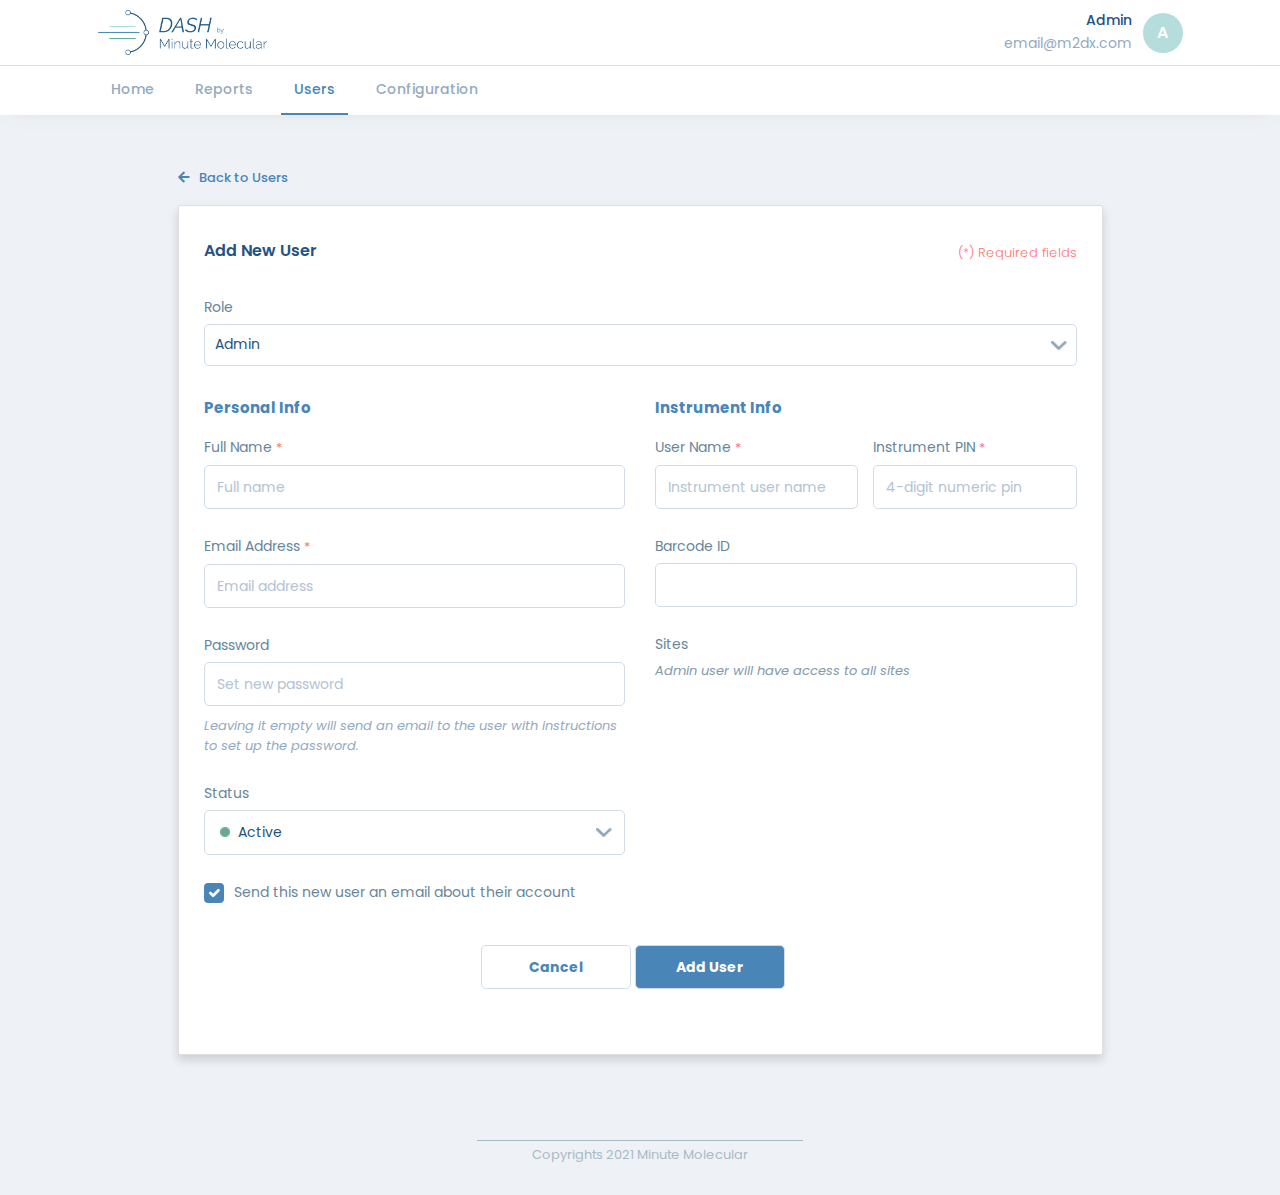
<file: add-user_admin.html>
<!DOCTYPE html>
<html lang="en">
  <head>
    <meta charset="utf-8">
    <meta name="description" content="">
    <meta name="viewport" content="width=device-width, initial-scale=1">
    <meta property="og:title" content="">
    <meta property="og:type" content="">
    <meta property="og:url" content="">
    <meta property="og:image" content="">

    <title>Add User | DASH</title>
    <link rel="icon" href="assets/images/favicon.png">

    <!-- Poppins google fonts -->
    <link rel="preconnect" href="https://fonts.gstatic.com">
    <link href="https://fonts.googleapis.com/css2?family=Poppins:wght@400;500;600&display=swap" rel="stylesheet">

    <!-- CSS Files-->
    <link rel="stylesheet" href="assets/css/normalize.css">
    <link rel="stylesheet" href="assets/css/bootstrap.min.css">
    <link rel="stylesheet" href="assets/css/bootstrap5.min.css">
    <link rel="stylesheet" href="assets/css/fontawesome.min.css">

    <link rel="stylesheet" href="assets/css/style.css">
    <link rel="stylesheet" href="assets/css/responsive.css">
  </head>
  <body>
    
    <!--**************START HEADER AREA**************-->
    <header class="sk-header-area">
        <div class="container">
            <div class="sk-header">
                <!-- logo -->
                <div class="sk-logo">
                    <a href="index.html">
                        <img src="assets/images/logo.png" alt="logo">
                    </a>
                    <a class="dash-icon" href="index.html">
                        <img src="assets/images/bars.png" alt="logo">
                    </a>
                </div>
                <div class="sk-admin-prfl">
                    <ul>
                        <li><p>Admin</p><a href="#">email@m2dx.com</a></li>
                        <li><span>A</span></li>
                    </ul>
                    <div class="sk-admin-form">
                        <ul>
                            <li><a class="sk-my-btn" href="#" data-toggle="modal" data-target="#my-account-mdl">My Account</a></li>
                            <li><a style="color: #FF7475;" href="#">Logout</a></li>
                        </ul>
                    </div>
                </div>
            </div> 
        </div>
    </header>
    <!--**************END HEADER AREA**************-->

    <!--**************START MENU AREA**************-->
    <section class="sk-menu-area">
        <div class="container">
            <div class="sk-menu">  
                <ul>
                    <li><a href="index.html">Home</a></li>
                    <li><a href="reports.html">Reports</a></li>
                    <li><a class="sk-active" href="user.html">Users</a></li>
                    <li><a href="configuration.html">Configuration</a>
                    </li>
                </ul> 
            </div>
        </div>
    </section>
    <!--**************END MENU AREA**************-->


    <!--**************START USER AREA**************-->
    <section class="sh-add_new_user">
        <div class="container">
            <div class="row">
                <div class="col-md-12 mt-5">
                    <div class="back-user-btn">
                        <a href="#"><i class="fas fa-arrow-left"></i>Back to Users</a>
                    </div>
                </div>
            </div>
            <div class="row">
                <div class="col-lg-12">
                    <div class="card shadow mt-4 mb-5 p-4 ">
                        <div class="card-header">
                            <div class="row">
                                <div class="col-6 col-sm-6 col-md-6 card-u-h4">
                                    <h4>Add New User</h4>
                                </div>
                                <div class="col-6 col-sm-6 col-md-6 card-u-p">
                                    <p class="sh-required-textr">(*) Required fields</p>
                                </div>
                            </div>
                        </div>
                        <div class="card-body">

                            <!-- search -->
                            <div class="row sh_addnew-user">
                                <div class="col-md-12">
                                    <form action="" id="Add_user_form">
                                    <div class="row">
                                    <div class="col-md-12">
                                        <div class="sh-user-roll">
                                            <label for="sh-u_roll" class="form-label">Role</label>
                                            <select name="" id="sh-u_roll" class="form-select form-select-lg">
                                                <option value="Operator">Operator</option>
                                                <option value="Subscriber" selected>Admin</option>
                                            </select>
                                        </div>
                                    </div>
                                    </div>

                                    <div class="row gx-5">
                                    <div class="col-md-6">
                                        <div class="sh-u_personal-info">
                                            <h3>Personal Info</h3>
                                            <div class="mb-3 form-group">
                                                <label class="form-label" for="name">Full Name <span>*</span></label>

                                                <!-- required class(.sh-error) heare -->
                                                <input type="text" name="name" id="naem" class="form-control" placeholder="Full name" required>
                                                
                                            </div>
                                            <div class="mb-3 form-group">
                                                <label class="form-label" for="email">Email Address <span>*</span></label>

                                                <!-- required class(.sh-error) heare -->
                                                <input type="email" name="email" id="email" class="form-control" placeholder="Email address"  required>

                                                <!-- required messages -->
                                                <div class="error-messages" style="display:none;">
                                                    <p></p>
                                                </div>
                                            </div>
                                            <div class="mb-3 form-group">
                                                <label class="form-label" for="pass">Password</label>

                                                <input type="pass" name="pass" id="pass" class="form-control" placeholder="Set new password">
                                                <div class="pass-text">
                                                	<p>Leaving it empty will send an email to the user with instructions to set up the password.</p>
                                                </div>
                                            </div>
                                            <div class="mb-3 form-group sh_status">
                                                <label for="slick" class="form-label">Status</label>
                                                <select id="slick">
                                                    <option value="0" data-imagesrc="assets/images/active-icon.png">Active</option>
                                                    <option value="1" data-imagesrc="assets/images/inactive-icon.png">Inactive</option>
                                                </select>
                                            </div>
                                            <div class="mbr-3 d-none d-md-block">
                                                <div class="form-check">
                                                    <input class="form-check-input" type="checkbox" value="" id="flexCheckChecked" checked>
                                                    <label class="form-check-label" for="flexCheckChecked">Send this new user an email about their account
                                                    </label>
                                                </div>
                                            </div>


                                        </div>
                                    </div>
                                    <div class="col-md-6">
                                        <div class="sh-u_instrument-info">
                                            <h3>Instrument Info</h3>
                                        </div>
                                            <div class="row">
                                            <div class=" form-group col-md-6 mb-2">
                                                <label class="form-label" for="name">User Name <span>*</span></label>

                                                <!-- required class(.sh-error) heare -->
                                                <input type="text" name="u-name" id="naem" class="form-control"  placeholder="Instrument user name"required>

                                                <!-- required messages -->
                                                <div class="error-messages" style="display:none;">
                                                    <p></p>
                                                </div>
                                            </div>
                                            <div class=" form-group col-md-6 mb-2">
                                                <label class="form-label" for="pass">Instrument PIN <span>*</span></label>
                                                
                                                <!-- required class(.sh-error) heare -->
                                                <input type="password" name="pass" id="pass" class="form-control" placeholder="4-digit numeric pin" required>

                                                <!-- required messages -->
                                                <div class="error-messages" style="display:none;">
                                                    <p></p>
                                                </div>
                                            </div>
                                            </div>
                                            <div class="mb-3 form-group">
                                                <label class="form-label" for="bar-id">Barcode ID </label>
                                                <input type="text" name="bar-id" id="bar-id" class="form-control">
                                            </div>
                                            <div class="mb-3 form-group sh-form-group">
                                                <label for="textInput" class="form-label">Sites</label>
                                                <p class="sh-site-notic">Admin user will have access to all sites</p>
                                            </div>
                                            </div>

                                            <div class="mbr-3 d-sm-block d-md-none">
                                                <div class="form-check">
                                                    <input class="form-check-input" type="checkbox" value="" id="flexCheckChecked2" checked>
                                                    <label class="form-check-label" for="flexCheckChecked2">Send this user an email about their account</label>
                                                </div>
                                            </div>
                                        </div>
                                    </div>

                                    <div class="row align-item-center ">
                                    <div class="col-md-12">
                                        <div class="sh-button-style">
                                            <input type="submit" class="cancel-btn" value="Cancel">
                                            <input type="submit" class="add-user-btn"  value="Add User">
                                        </div>
                                    </div>
                                    </div>
                                </form>
                                </div>
                            </div>
                        </div>
                    </div>
                </div>
            </div>
        </div>
    </section>
    <!--**************END USER AREA**************-->


    <!--*************START FOOTER AREA**************-->
    <footer class="sk-footer-area">
        <div class="container">
            <div class="sk-footer">
                <p>Copyrights 2021 Minute Molecular</p>
            </div>
        </div>
    </footer>
    <!--**************END FOOTER AREA**************-->


    <!--**************START MOBILE MENU AREA**************-->
    <div class="sk-mobile-menu"> 
        <div class="sk-admin-prfl2">
            <ul>
                <li><span>A</span></li>
                <li><p>Admin</p><a href="#">email@m2dx.com</a></li> 
            </ul>
            <div class="sk-admin-form">
                <ul>
                    <li><a class="sk-my-btn" href="#">My Account</a></li>
                    <li><a style="color: #FF7475;" href="#">Logout</a></li>
                </ul>
            </div>
        </div>
        <div class="sk-menu-area2">
            <div class="container">
                <div class="sk-menu">  
                    <ul>
                        <li><a href="#">Home</a></li>
                        <li><a href="#">Reports</a></li>
                        <li><a class="sk-active" href="#">Users</a></li>
                        <li><a href="#">Configuration </a></li>
                    </ul> 
                </div>
            </div>
        </div>
    </div>
    <!--**************END MOBILE MENU AREA**************-->

    <!-- Modal - My account -->
    <div class="modal fade" id="my-account-mdl" tabindex="-1" role="dialog" aria-labelledby="formModal"
      aria-hidden="true">
      <div class="modal-dialog" role="document">
        <div class="modal-content">
          <div class="modal-header">
            <h5 class="modal-title" id="formModal">MY Account</h5>
          </div>
          <div class="modal-body">
            <form class="">
              <div class="form-group">
                <label for="ins-name">Name<span>*</span></label>
                <input type="text" id="ins-name" class="form-control" placeholder="Name" name="ins-name" value="John Smith">
              </div>
              <div class="form-group redonly-emil">
                <!-- allert-msg -->
                <div class="email-alerat-msg">
                    <p>Email address cannot be changed</p>
                </div>

                <label for="email-click" class="form-label">Email Address</label>
                <input type="email" id="email-click" class="form-control" placeholder="Site Name" name="email" value="john@m2dx.com" readonly>
              </div>
              <div class="form-group">
                <label for="" class="form-label">Password</label>
                <div class="row">
                    <div class="col-12 col-md-6">
                        <button type="button" class="mdl-change-pass-btn" >Change password</button>
                    </div>
                </div>
              </div>
              <div class="form-group sh-form-trush">
                <div class="mdl-trash-btn">
                </div>
                <div class="mdl-btn-group">
                  <button type="button" class="mdl-cancel-btn" data-dismiss="modal" aria-label="Close">Cancel</button>
                  <button type="submit" class="mdl-save-btn">Save</button>
                </div>
              </div>
            </form>
          </div>
        </div>
      </div>
    </div>
    <!-- End modal -->


    <!-- JS Files -->
    <script src="assets/js/jquery.min.js"></script>
    <script src="assets/js/popper.min.js"></script>
    <script src="assets/js/bootstrap.min.js"></script>
    <script src="assets/js/bootstrap5.min.js"></script>
    <script src="assets/js/pie-chart.js"></script>
    <script src="assets/js/jquery.ddslick.min.js"></script>
    <script src="assets/js/scripts.js"></script>
    <script>
        $("#Add_user_form").submit(function(e){
          e.preventDefault();
        });
    </script>
  </body>
</html>
</file>
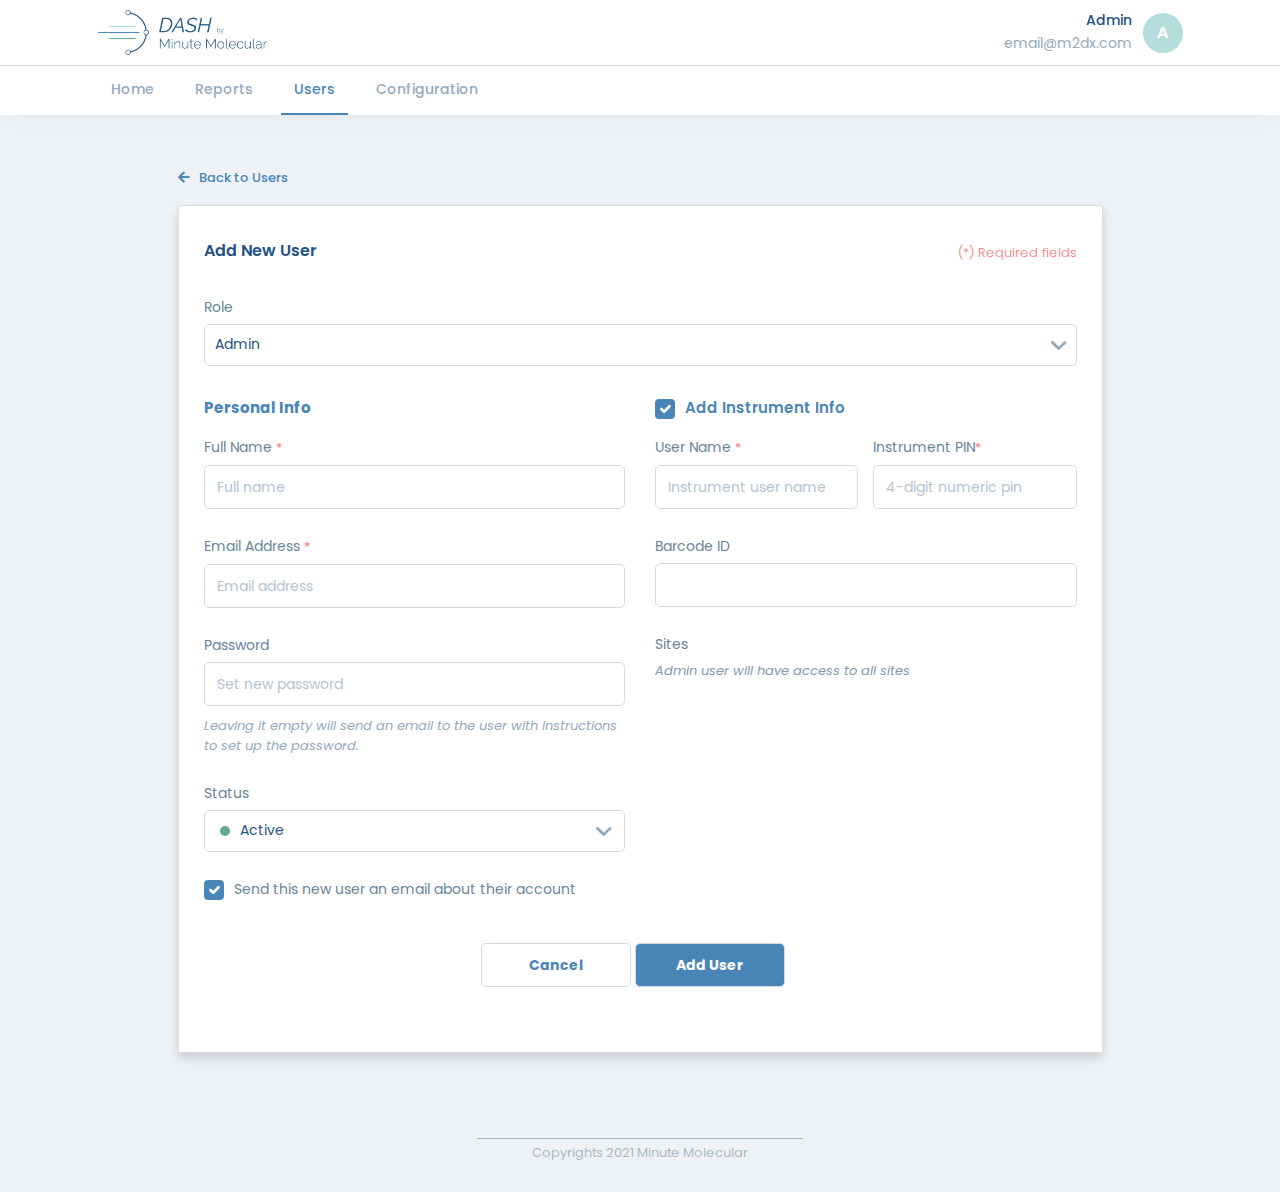
<file: add-user_admin_old.html>
<!DOCTYPE html>
<html lang="en">
  <head>
    <meta charset="utf-8">
    <meta name="description" content="">
    <meta name="viewport" content="width=device-width, initial-scale=1">
    <meta property="og:title" content="">
    <meta property="og:type" content="">
    <meta property="og:url" content="">
    <meta property="og:image" content="">

    <title>Add User | DASH</title>
    <link rel="icon" href="assets/images/favicon.png">

    <!-- Poppins google fonts -->
    <link rel="preconnect" href="https://fonts.gstatic.com">
    <link href="https://fonts.googleapis.com/css2?family=Poppins:wght@400;500;600&display=swap" rel="stylesheet">


    <!-- CSS Files-->
    <link rel="stylesheet" href="assets/css/normalize.css">
    <link rel="stylesheet" href="assets/css/bootstrap.min.css">
    <link rel="stylesheet" href="assets/css/bootstrap5.min.css">
    <link rel="stylesheet" href="assets/css/fontawesome.min.css">

    <link rel="stylesheet" href="assets/css/style.css">
    <link rel="stylesheet" href="assets/css/responsive.css">
  </head>
  <body>
    
    <!--**************START HEADER AREA**************-->
    <header class="sk-header-area">
        <div class="container">
            <div class="sk-header">
                <!-- logo -->
                <div class="sk-logo">
                    <a href="index.html">
                        <img src="assets/images/logo.png" alt="logo">
                    </a>
                    <a class="dash-icon" href="index.html">
                        <img src="assets/images/bars.png" alt="logo">
                    </a>
                </div>
                <div class="sk-admin-prfl">
                    <ul>
                        <li><p>Admin</p><a href="#">email@m2dx.com</a></li>
                        <li><span>A</span></li>
                    </ul>
                    <div class="sk-admin-form">
                        <ul>
                            <li><a class="sk-my-btn" href="#">My Account</a></li>
                            <li><a style="color: #FF7475;" href="#">Logout</a></li>
                        </ul>
                    </div>
                </div>
            </div> 
        </div>
    </header>
    <!--**************END HEADER AREA**************-->

    <!--**************START MENU AREA**************-->
    <section class="sk-menu-area">
        <div class="container">
            <div class="sk-menu">  
                <ul>
                    <li><a href="#">Home</a></li>
                    <li><a href="#">Reports</a></li>
                    <li><a class="sk-active" href="#">Users</a></li>
                    <li><a href="#">Configuration </a></li>
                </ul> 
            </div>
        </div>
    </section>
    <!--**************END MENU AREA**************-->


    <!--**************START USER AREA**************-->
    <section class="sh-add_new_user">
        <div class="container">
            <div class="row">
                <div class="col-md-12 mt-5">
                    <div class="back-user-btn">
                        <a href="#"><i class="fas fa-arrow-left"></i>Back to Users</a>
                    </div>
                </div>
            </div>
            <div class="row">
                <div class="col-lg-12">
                    <div class="card shadow mt-4 mb-5 p-4 ">
                        <div class="card-header">
                            <div class="row">
                                <div class="col-6 col-sm-6 col-md-6 card-u-h4">
                                    <h4>Add New User</h4>
                                </div>
                                <div class="col-6 col-sm-6 col-md-6 card-u-p">
                                    <p class="sh-required-textr">(*) Required fields</p>
                                </div>
                            </div>
                        </div>
                        <div class="card-body">

                            <!-- search -->
                            <div class="row sh_addnew-user">
                                <div class="col-md-12">
                                    <form action="" id="Add_user_form">
                                    <div class="row">
                                    <div class="col-md-12">
                                        <div class="sh-user-roll">
                                            <label for="sh-u_roll" class="form-label">Role</label>
                                            <select name="" id="sh-u_roll" class="form-select form-select-lg">
                                                <option value="Operator">Operator</option>
                                                <option value="Subscriber" selected>Admin</option>
                                            </select>
                                        </div>
                                    </div>
                                    </div>

                                    <div class="row gx-5">
                                    <div class="col-md-6">
                                        <div class="sh-u_personal-info">
                                            <h3>Personal Info</h3>
                                            <div class="mb-3 form-group">
                                                <label class="form-label" for="name">Full Name <span>*</span></label>

                                                <!-- required class(.sh-error) here -->
                                                <input type="text" name="name" id="naem" class="form-control" placeholder="Full name" required>

                                            </div>
                                            <div class="mb-3 form-group">
                                                <label class="form-label" for="email">Email Address <span>*</span></label>

                                                <!-- required class(.sh-error) heare -->
                                                <input type="email" name="email" id="email" class="form-control" placeholder="Email address" required>

                                                <!-- required messages -->
                                                <div class="error-messages" style="display:none;">
                                                    <p></p>
                                                </div>
                                            </div>
                                            <div class="mb-3 form-group">
                                                <label class="form-label" for="pass">Password</label>

                                                <input type="pass" name="pass" id="pass" class="form-control" placeholder="Set new password">
                                                <div class="pass-text">
                                                	<p>Leaving it empty will send an email to the user with instructions to set up the password.</p>
                                                </div>
                                            </div>
                                            <div class="mb-3 form-group sh_status">
                                                <label for="status" class="form-label">Status</label>
                                                <select name="" id="status" class="form-select">
                                                    <option value="Active" selected=""><i class="fas fa-circle"></i>Active</option>
                                                    <option value="InActive">Inactive</option>
                                                </select>
                                                <div class="active_inactive-btn">
                                                    <span></span>
                                                </div>
                                            </div>
                                            <div class="mbr-3 d-none d-md-block">
                                                <div class="form-check">
                                                    <input class="form-check-input" type="checkbox" value="" id="flexCheckChecked" checked>
                                                    <label class="form-check-label" for="flexCheckChecked">Send this new user an email about their account</label>
                                                </div>
                                            </div>
                                        </div>
                                    </div>
                                    <div class="col-md-6">
                                        <div class="sh-u_instrument-info">
                                            <div class="mbr-3">
                                                <div class="form-check">
                                                    <input class="form-check-input sh-cheked" type="checkbox" value="" id="inst-info" checked>
                                                    <label class="form-check-label" for="inst-info" >Add Instrument Info</label>
                                                </div>
                                            </div>
                                            <div class="add-user-hide-show" style="display:block;">
                                            <div class="row">
                                                <div class=" form-group col-md-6 mb-2">
                                                    <label class="form-label" for="name">User Name <span>*</span></label>

                                                    <!-- required class(.sh-error) heare -->
                                                    <input type="text" name="u-name" id="naem" class="form-control " placeholder="Instrument user name" required>

                                                    <!-- required messages -->
                                                    <div class="error-messages" style="display:none;">
                                                        <p></p>
                                                    </div>
                                                </div>
                                                <div class=" form-group col-md-6 mb-2">
                                                    <label class="form-label" for="pass">Instrument PIN<span>*</span></label>
                                                    
                                                    <input type="password" name="pass" id="pass" class="form-control" placeholder="4-digit numeric pin" value=''  required>
                                                </div>
                                            </div>
                                            <div class="mb-3 form-group">
                                                <label class="form-label" for="bar-id">Barcode ID</label>
                                                <input type="text" name="bar-id" id="bar-id" class="form-control">
                                            </div>
                                            <div class="mb-3 form-group sh-form-group">
                                                <label for="textInput" class="form-label">Sites</label>
                                                <p class="sh-site-notic">Admin user will have access to all sites</p>
                                            </div>
                                            </div>


                                            <div class="mbr-3 d-sm-block d-md-none">
                                                <div class="form-check">
                                                    <input class="form-check-input" type="checkbox" value="" id="flexCheckChecked2" checked>
                                                    <label class="form-check-label" for="flexCheckChecked2">Send this user an email about their account</label>
                                                </div>
                                            </div>
                                        </div>
                                        </div>
                                    </div>
                                    </div>

                                    <div class="row align-item-center ">
                                    <div class="col-md-12">
                                        <div class="sh-button-style">
                                            <input type="submit" class="cancel-btn" value="Cancel">
                                            <input type="submit" class="add-user-btn"  value="Add User">
                                        </div>
                                    </div>
                                    </div>
                                </form>
                                </div>
                            </div>
                        </div>
                    </div>
                </div>
            </div>
        </div>
    </section>
    <!--**************END USER AREA**************-->


    <!--*************START FOOTER AREA**************-->
    <footer class="sk-footer-area">
        <div class="container">
            <div class="sk-footer">
                <p>Copyrights 2021 Minute Molecular</p>
            </div>
        </div>
    </footer>
    <!--**************END FOOTER AREA**************-->


    <!--**************START MOBILE MENU AREA**************-->
    <div class="sk-mobile-menu"> 
        <div class="sk-admin-prfl2">
            <ul>
                <li><span>A</span></li>
                <li><p>Admin</p><a href="#">email@m2dx.com</a></li> 
            </ul>
            <div class="sk-admin-form">
                <ul>
                    <li><a class="sk-my-btn" href="#">My Account</a></li>
                    <li><a style="color: #FF7475;" href="#">Logout</a></li>
                </ul>
            </div>
        </div>
        <div class="sk-menu-area2">
            <div class="container">
                <div class="sk-menu">  
                    <ul>
                        <li><a href="#">Home</a></li>
                        <li><a href="#">Reports</a></li>
                        <li><a class="sk-active" href="#">Users</a></li>
                        <li><a href="#">Configuration </a></li>
                    </ul> 
                </div>
            </div>
        </div>
    </div>
    <!--**************END MOBILE MENU AREA**************-->
 

    <!-- JS Files -->
    <script src="assets/js/jquery.min.js"></script>
    <script src="assets/js/popper.min.js"></script>
    <script src="assets/js/bootstrap.min.js"></script>
    <script src="assets/js/bootstrap5.min.js"></script>
    <script src="assets/js/pie-chart.js"></script>
    <script src="assets/js/scripts.js"></script>
  </body>
</html>
</file>
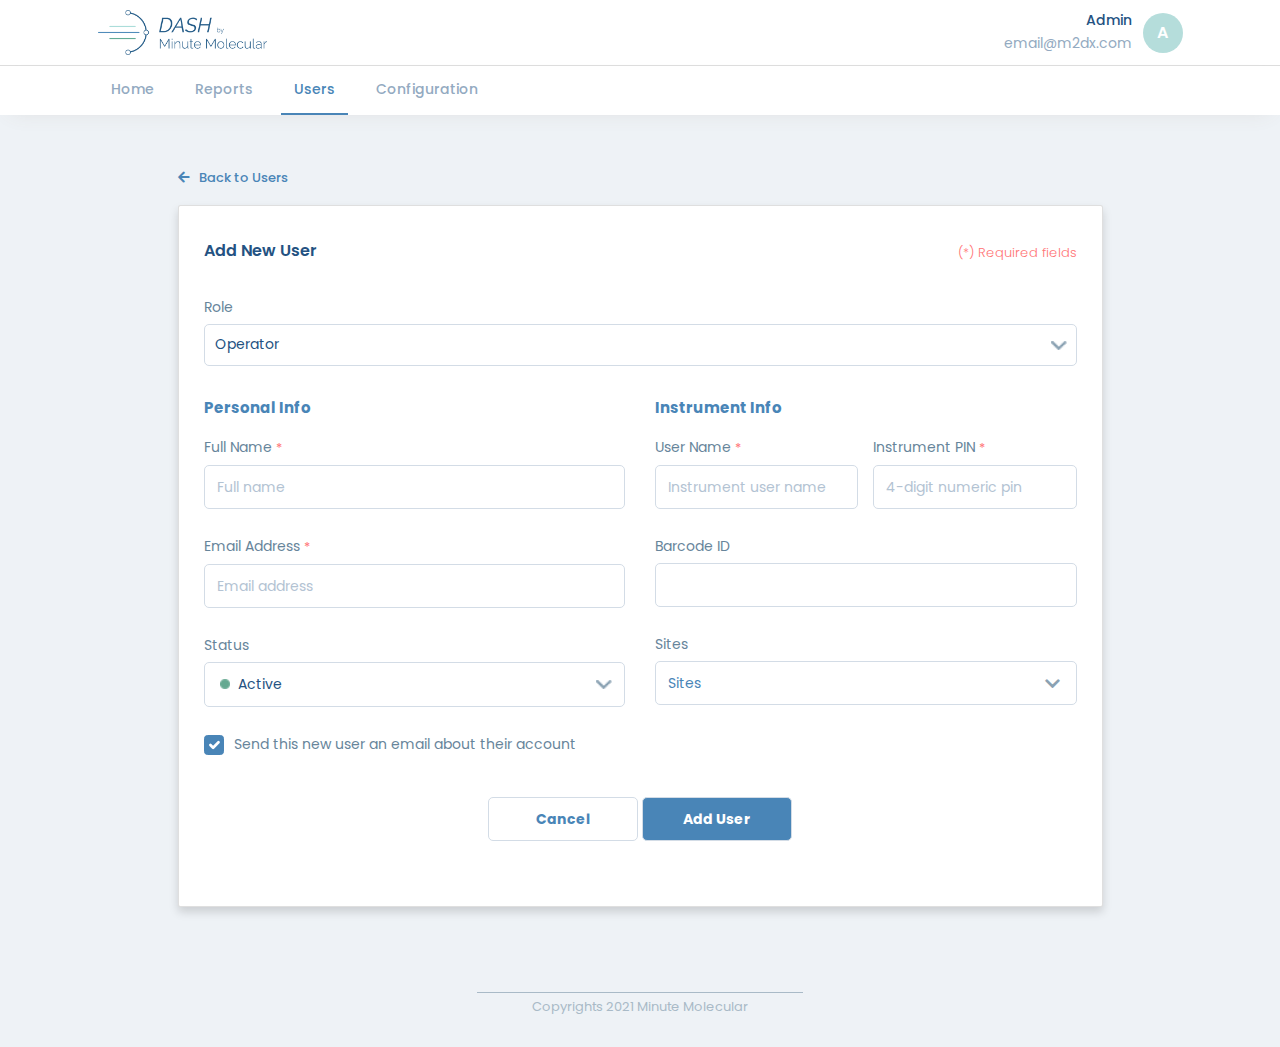
<file: add-user_op.html>
<!DOCTYPE html>
<html lang="en">
  <head>
    <meta charset="utf-8">
    <meta name="description" content="">
    <meta name="viewport" content="width=device-width, initial-scale=1">
    <meta property="og:title" content="">
    <meta property="og:type" content="">
    <meta property="og:url" content="">
    <meta property="og:image" content="">

    <title>Add User | DASH</title>
    <link rel="icon" href="assets/images/favicon.png">

    <!-- Poppins google fonts -->
    <link rel="preconnect" href="https://fonts.gstatic.com">
    <link href="https://fonts.googleapis.com/css2?family=Poppins:wght@400;500;600&display=swap" rel="stylesheet">

    <!-- CSS Files-->
    <link rel="stylesheet" href="assets/css/normalize.css">
    <link rel="stylesheet" href="assets/css/bootstrap.min.css">
    <link rel="stylesheet" href="assets/css/bootstrap5.min.css">
    <link rel="stylesheet" href="assets/css/fontawesome.min.css">

    <link rel="stylesheet" href="assets/css/style.css">
    <link rel="stylesheet" href="assets/css/responsive.css">
  </head>
  <body>
    
    <!--**************START HEADER AREA**************-->
    <header class="sk-header-area">
        <div class="container">
            <div class="sk-header">
                <!-- logo -->
                <div class="sk-logo">
                    <a href="index.html">
                        <img src="assets/images/logo.png" alt="logo">
                    </a>
                    <a class="dash-icon" href="index.html">
                        <img src="assets/images/bars.png" alt="logo">
                    </a>
                </div>
                <div class="sk-admin-prfl">
                    <ul>
                        <li><p>Admin</p><a href="#">email@m2dx.com</a></li>
                        <li><span>A</span></li>
                    </ul>
                    <div class="sk-admin-form">
                        <ul>
                            <li><a class="sk-my-btn" href="#">My Account</a></li>
                            <li><a style="color: #FF7475;" href="#">Logout</a></li>
                        </ul>
                    </div>
                </div>
            </div> 
        </div>
    </header>
    <!--**************END HEADER AREA**************-->

    <!--**************START MENU AREA**************-->
    <section class="sk-menu-area">
        <div class="container">
            <div class="sk-menu">  
                <ul>
                    <li><a href="#">Home</a></li>
                    <li><a href="#">Reports</a></li>
                    <li><a class="sk-active" href="#">Users</a></li>
                    <li><a href="#">Configuration</a>
                    </li>
                </ul> 
            </div>
        </div>
    </section>
    <!--**************END MENU AREA**************-->


    <!--**************START USER AREA**************-->
    <section class="sh-add_new_user">
        <div class="container">
            <div class="row">
                <div class="col-md-12 mt-5">
                    <div class="back-user-btn">
                        <a href="#"><i class="fas fa-arrow-left"></i>Back to Users</a>
                    </div>
                </div>
            </div>
            <div class="row">
                <div class="col-lg-12">
                    <div class="card shadow mt-4 mb-5 p-4 ">
                        <div class="card-header">
                            <div class="row">
                                <div class="col-6 col-sm-6 col-md-6 card-u-h4">
                                    <h4>Add New User</h4>
                                </div>
                                <div class="col-6 col-sm-6 col-md-6 card-u-p">
                                    <p class="sh-required-textr">(*) Required fields</p>
                                </div>
                            </div>
                        </div>
                        <div class="card-body">

                            <!-- search -->
                            <div class="row sh_addnew-user">
                                <div class="col-md-12">
                                    <form action="" id="Add_user_form">
                                    <div class="row">
                                    <div class="col-md-12">
                                        <div class="sh-user-roll">
                                            <label for="sh-u_roll" class="form-label">Role</label>
                                            <select name="" id="sh-u_roll" class="form-select form-select-lg">
                                                <option value="Operator" selected>Operator</option>
                                                <option value="Subscriber">Admin</option>
                                            </select>
                                        </div>
                                    </div>
                                    </div>

                                    <div class="row gx-5">
                                    <div class="col-md-6">
                                        <div class="sh-u_personal-info">
                                            <h3>Personal Info</h3>
                                            <div class="mb-3 form-group">
                                                <label class="form-label" for="name">Full Name <span>*</span></label>

                                                <!-- required class(.sh-error) heare -->
                                                <input type="text" name="name" id="naem" class="form-control" placeholder="Full name" required>
                                                
                                            </div>
                                            <div class="mb-3 form-group">
                                                <label class="form-label" for="email">Email Address <span>*</span></label>

                                                <!-- required class(.sh-error) heare -->
                                                <input type="email" name="email" id="email" class="form-control" placeholder="Email address"  required>

                                                <!-- required messages -->
                                                <div class="error-messages" style="display:none;">
                                                    <p></p>
                                                </div>
                                            </div>
                                            <div class="mb-3 form-group sh_status">
                                                <label for="slick" class="form-label">Status</label>
                                                <select id="slick">
                                                    <option value="0" data-imagesrc="assets/images/active-icon.png">Active</option>
                                                    <option value="1" data-imagesrc="assets/images/inactive-icon.png">Inactive</option>
                                                </select>
                                            </div>
                                            <div class="mbr-3 d-none d-md-block">
                                                <div class="form-check">
                                                    <input class="form-check-input" type="checkbox" value="" id="flexCheckChecked" checked>
                                                    <label class="form-check-label" for="flexCheckChecked">Send this new user an email about their account
                                                    </label>
                                                </div>
                                            </div>


                                        </div>
                                    </div>
                                    <div class="col-md-6">
                                        <div class="sh-u_instrument-info">
                                            <h3>Instrument Info</h3>
                                        </div>
                                            <div class="row">
                                            <div class=" form-group col-md-6 mb-2">
                                                <label class="form-label" for="name">User Name <span>*</span></label>

                                                <!-- required class(.sh-error) heare -->
                                                <input type="text" name="u-name" id="naem" class="form-control"  placeholder="Instrument user name"required>

                                                <!-- required messages -->
                                                <div class="error-messages" style="display:none;">
                                                    <p></p>
                                                </div>
                                            </div>
                                            <div class=" form-group col-md-6 mb-2">
                                                <label class="form-label" for="pass">Instrument PIN <span>*</span></label>
                                                
                                                <!-- required class(.sh-error) heare -->
                                                <input type="password" name="pass" id="pass" class="form-control" placeholder="4-digit numeric pin" required>

                                                <!-- required messages -->
                                                <div class="error-messages" style="display:none;">
                                                    <p></p>
                                                </div>
                                            </div>
                                            </div>
                                            <div class="mb-3 form-group">
                                                <label class="form-label" for="bar-id">Barcode ID </label>
                                                <input type="text" name="bar-id" id="bar-id" class="form-control">
                                            </div>
                                              <div class="sh-reort-display">
                                                <label class="form-label">Sites</label>
                                                <button data-toggle="dropdown"  type="button" class="w-100 d-flex justify-content-between aling-items-center ml-0 sh-checkbtn">
                                                    <span>Sites</span> 
                                                     <i class="fas fa-chevron-down mt-1"></i>
                                                 </button>

                                                <ul class="dropdown-menu sh-dis-dropdown sh-user-drpdown" role="menu" aria-labelledby="dLabel"> 
                 
                                                    <div class="scroll-div-dis sh-scroll-div"> 
                                                    <div class="form-group">
                                                        <div class="search-filter d-flex search-filter-user w-100">
                                                            <button type="submit" class="ml-0"><i class="fas fa-search"></i></button>
                                                            <input type="search" class="form-control w-100 pl-3" placeholder="Search...">
                                                        </div>
                                                    </div>  
                                                    <div class="form-check">
                                                        <input class="form-check-input" type="checkbox" value="" id="d_input_1" checked>
                                                        <label class="form-check-label" for="d_input_1">Select All(6)</label>
                                                    </div>  
                                                    <div class="form-check">
                                                        <input class="form-check-input" type="checkbox" value="" id="d_input_2" checked>
                                                        <label class="form-check-label" for="d_input_2">Instrument Name</label>
                                                    </div>
                                                    <div class="form-check">
                                                        <input class="form-check-input" type="checkbox" value="" id="d_input_3" checked>
                                                        <label class="form-check-label" for="d_input_3">ABCD1234567890</label>
                                                    </div>
                                                    <div class="form-check">
                                                        <input class="form-check-input" type="checkbox" value="" id="d_input_4" checked>
                                                        <label class="form-check-label" for="d_input_4">ABCD1234567890</label>
                                                    </div>
                                                    <div class="form-check">
                                                        <input class="form-check-input" type="checkbox" value="" id="d_input_5" checked>
                                                        <label class="form-check-label" for="d_input_5">Instrument Name</label>
                                                    </div>
                                                    <div class="form-check">
                                                        <input class="form-check-input" type="checkbox" value="" id="d_input_6" checked>
                                                        <label class="form-check-label" for="d_input_6">ABCD1234567890</label>
                                                    </div>
                                                    <div class="form-check">
                                                        <input class="form-check-input" type="checkbox" value="" id="d_input_5" checked>
                                                        <label class="form-check-label" for="d_input_5">Instrument Name</label>
                                                    </div>
                                                    </div> 
                                                </ul>

                                            </div>

                                            <div class="mbr-3 d-sm-block d-md-none">
                                                <div class="form-check">
                                                    <input class="form-check-input" type="checkbox" value="" id="flexCheckChecked2" checked>
                                                    <label class="form-check-label" for="flexCheckChecked2">Send this user an email about their account</label>
                                                </div>
                                            </div>
                                        </div>
                                    </div>

                                    <div class="row align-item-center ">
                                    <div class="col-md-12">
                                        <div class="sh-button-style">
                                            <input type="submit" class="cancel-btn" value="Cancel">
                                            <input type="submit" class="add-user-btn"  value="Add User">
                                        </div>
                                    </div>
                                    </div>
                                </form>
                                </div>
                            </div>
                        </div>
                    </div>
                </div>
            </div>
        </div>
    </section>
    <!--**************END USER AREA**************-->


    <!--*************START FOOTER AREA**************-->
    <footer class="sk-footer-area">
        <div class="container">
            <div class="sk-footer">
                <p>Copyrights 2021 Minute Molecular</p>
            </div>
        </div>
    </footer>
    <!--**************END FOOTER AREA**************-->


    <!--**************START MOBILE MENU AREA**************-->
    <div class="sk-mobile-menu"> 
        <div class="sk-admin-prfl2">
            <ul>
                <li><span>A</span></li>
                <li><p>Admin</p><a href="#">email@m2dx.com</a></li> 
            </ul>
            <div class="sk-admin-form">
                <ul>
                    <li><a class="sk-my-btn" href="#">My Account</a></li>
                    <li><a style="color: #FF7475;" href="#">Logout</a></li>
                </ul>
            </div>
        </div>
        <div class="sk-menu-area2">
            <div class="container">
                <div class="sk-menu">  
                    <ul>
                        <li><a href="#">Home</a></li>
                        <li><a href="#">Reports</a></li>
                        <li><a class="sk-active" href="#">Users</a></li>
                        <li><a href="#">Configuration </a></li>
                    </ul> 
                </div>
            </div>
        </div>
    </div>
    <!--**************END MOBILE MENU AREA**************-->



    <!-- JS Files -->
    <script src="assets/js/jquery.min.js"></script>
    <script src="assets/js/popper.min.js"></script>
    <script src="assets/js/bootstrap.min.js"></script>
    <script src="assets/js/bootstrap5.min.js"></script>
    <script src="assets/js/pie-chart.js"></script>
    <script src="assets/js/jquery.ddslick.min.js"></script>
    <script src="assets/js/scripts.js"></script>
    <script>
        $("#Add_user_form").submit(function(e){
          e.preventDefault();
        });
    </script>
  </body>
</html>
</file>
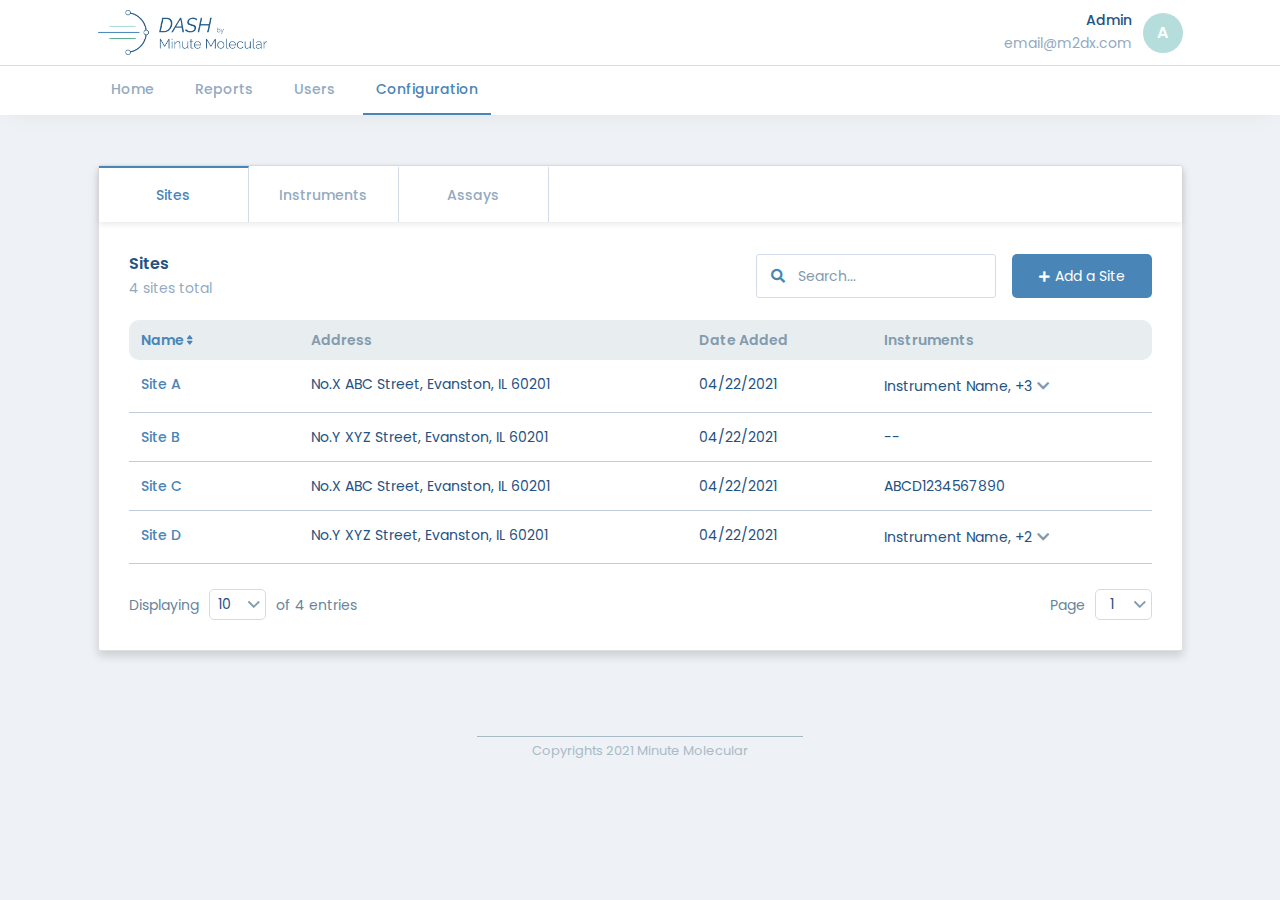
<file: configuration.html>
<!DOCTYPE html>
<html lang="en">
  <head>
    <meta charset="utf-8">
    <meta name="description" content="">
    <meta name="viewport" content="width=device-width, initial-scale=1">
    <meta property="og:title" content="">
    <meta property="og:type" content="">
    <meta property="og:url" content="">
    <meta property="og:image" content="">

    <title>DASH | Configuration</title>
    <link rel="icon" href="assets/images/favicon.png">

    <!-- Poppins google fonts -->
    <link rel="preconnect" href="https://fonts.gstatic.com">
    <link href="https://fonts.googleapis.com/css2?family=Poppins:wght@400;500;600&display=swap" rel="stylesheet">


    <!-- CSS Files-->
    <link rel="stylesheet" href="assets/css/normalize.css">
    <link rel="stylesheet" href="assets/css/bootstrap.min.css">
    <link rel="stylesheet" href="assets/css/bootstrap5.min.css">
    <link rel="stylesheet" href="assets/css/fontawesome.min.css">

    <link rel="stylesheet" href="assets/css/style.css">
    <link rel="stylesheet" href="assets/css/responsive.css">
  </head>
  <body>
    
    <!--**************START HEADER AREA**************-->
    <header class="sk-header-area">
        <div class="container">
            <div class="sk-header">
                <!-- logo -->
                <div class="sk-logo">
                    <a href="index.html">
                        <img src="assets/images/logo.png" alt="logo">
                    </a>
                    <a class="dash-icon" href="index.html">
                        <img src="assets/images/bars.png" alt="logo">
                    </a>
                </div>
                <div class="sk-admin-prfl">
                    <ul>
                        <li><p>Admin</p><a href="#">email@m2dx.com</a></li>
                        <li><span>A</span></li>
                    </ul>
                    <div class="sk-admin-form">
                        <ul>
                            <li><a class="sk-my-btn" href="#" data-toggle="modal" data-target="#my-account-mdl">My account</a></li>
                            <li><a style="color: #FF7475;" href="#">Logout</a></li>
                        </ul>
                    </div>
                </div>
            </div> 
        </div>
    </header>
    <!--**************END HEADER AREA**************-->

    <!--**************START MENU AREA**************-->
    <section class="sk-menu-area">
        <div class="container">
            <div class="sk-menu">  
                <ul>
                    <li><a href="index.html">Home</a></li>
                    <li><a href="reports.html">Reports</a></li>
                    <li><a href="users.html">Users</a></li>
                    <li><a class="sk-active" href="configuration.html">Configuration</a>
                    </li>
                </ul> 
            </div>
        </div>
    </section>
    <!--**************END MENU AREA**************-->

    <!--**************START USER AREA**************-->
    <section class="sh-sites-datatable">
        <div class="container">
            <div class="row">
                <div class="col-lg-12">
                    <div class="card shadow mt-5 mb-5">
                        <div class="card-head">
                            <div class="sh-tab">
                              <button class="tablinks active" onclick="openCity(event, 'Sites')">Sites</button>
                              <button class="tablinks sh-res-tablinks" onclick="openCity(event, 'Instruments')">Instruments</button>
                              <button class="tablinks" onclick="openCity(event, 'Assays')">Assays</button>
                            </div>
                        </div>
                        <div class="card-body p-5 " >

                            <!-- tab-sites -->
                            <div id="Sites" class="tabcontent" style="display:block;">
                                <!-- search -->
                                <div class="row align-items-center">
                                    <div class="col-5 col-sm-12 col-md-4 col-lg-6">
                                        <div class="total-user">
                                            <h4>Sites</h4>
                                            <p>4 sites total</p>
                                        </div>
                                    </div>
                                    <div class="col-7 d-sm-none">
                                            <div class="add-user sh-res-d-none d-none ">
                                                <a href="#" class="user-add-btn"><i class="fas fa-plus"></i>Add a Site</a>
                                            </div>
                                    </div>
                                    <div class="col-sm-12 col-md-8 col-lg-6">
                                        <div class="data-table_filter">
                                            <div class="search-filter">
                                            <form action="">
                                                <button type="submit"><i class="fas fa-search"></i></button>
                                                <input type="search" class="form-control form-control-lg" placeholder="Search...">
                                            </form>
                                            </div>
                                            <div class="add-user sh-d-none">
                                                <a href="#" class="user-add-btn"><i class="fas fa-plus"></i>Add a Site</a>
                                            </div>
                                        </div>
                                    </div>
                                </div>

                                <!-- data-table -->
                                <div class="row">
                                    <div class="col-md-12">
                                        <div class="table-responsive sh-datatable sh-sites-datatable">
                                        <table class="table table" id="dataTable" width="100%">
                                            <thead>
                                                <tr>
                                                    <th class="sh-cus_name ">Name <img src="assets/images/date-time.png" alt="img-icon"></th>
                                                    <th class=" sh-th-customdgn_2 ">Address&nbsp;<i class="fas fa-sort-down" style="visibility: hidden;"></i></th>
                                                    <th>Date Added&nbsp;<i class="fas fa-sort-down" style="visibility: hidden;"></i></th>
                                                    <th  class="sh-th-customdgn">Instruments&nbsp;<i class="fas fa-sort-down" style="visibility: hidden;"></i></th>
                                                </tr>
                                            </thead>
                                            <tbody>
                                                <tr>
                                                    <td><a href="#">Site A</a></td>
                                                    <td>No.X ABC Street, Evanston, IL 60201</td>
                                                    <td>04/22/2021</td>
                                                    <td><ul class="sh-site-select" id="sh_site-acordion">
                                                        <li><a href="#" class="sh_article-title">Instrument Name<span>, +3</span><i class="fas fa-chevron-down"></i></a>
                                                            <ul class="sh-site-dropdown">ABCD1234567890</a></li>
                                                            <li><a href="#">Instrument Name</a></li>
                                                            <li><a href="#">Instrument Name</a></li>
                                                        </li>
                                                    </ul></td>
                                                </tr>
                                                <tr>
                                                    <td><a href="#">Site B</a></td>
                                                    <td>No.Y XYZ Street, Evanston, IL 60201</td>
                                                    <td>04/22/2021</td>
                                                    <td>--</td>
                                                </tr>
                                                <tr>
                                                    <td><a href="#">Site C</a></td>
                                                    <td>No.X ABC Street, Evanston, IL 60201</td>
                                                    <td>04/22/2021</td>
                                                    <td>ABCD1234567890</td>
                                                </tr>
                                                <tr>
                                                    <td><a href="#">Site D</a></td>
                                                    <td>No.Y XYZ Street, Evanston, IL 60201</td>
                                                    <td>04/22/2021</td>
                                                    <td><ul class="sh-site-select" id="sh_site-acordion">
                                                        <li><a href="#" class="sh_article-title">Instrument Name<span>, +2</span><i class="fas fa-chevron-down"></i></a>
                                                            <ul class="sh-site-dropdown">Instrument Name</a></li>
                                                            <li><a href="#">Instrument Name</a></li>
                                                        </li>
                                                    </ul></td>
                                                </tr>
                                            </tbody>
                                        </table>
                                        </div>
                                    </div>
                                </div>

                                <!-- data filter -->
                                <div class="row data-tb-length">
                                    <div class="col-12 col-sm-8 col-md-6">
                                        <div class="dataTables_length">
                                        <label><p>Displaying </p> 
                                            <select name="" >
                                                <option value="10">10</option>
                                                <option value="25">25</option>
                                                <option value="50">50</option>
                                                <option value="100">100</option>
                                            </select> 
                                            <p>of 4 entries</p>
                                        </label>
                                        </div>
                                    </div>
                                    <div class="col-12 col-sm-4 col-md-6">
                                        <div class="sh-pagination">
                                        <label><p>Page </p> 
                                            <select name="" >
                                                <option value="1">1</option>
                                                <option value="2">2</option>
                                                <option value="3">3</option>
                                            </select> 
                                        </label>
                                        </div>
                                    </div>
                                </div>
                            </div>

                            <!-- tab Instruments -->
                            <div id="Instruments" class="tabcontent">

                                <!-- search -->
                                <div class="row align-items-center">
                                    <div class="col-sm-12 col-md-4 col-lg-6">
                                        <div class="total-user">
                                            <h4>Instruments</h4>
                                            <p>4 instruments total</p>
                                        </div>
                                    </div>
                                    <div class="col-sm-12 col-md-8 col-lg-6">
                                        <div class="data-table_filter">
                                            <a href="#" class="sh-ins-qution">Can’t find serial on instrument?</a>
                                            <div class="search-filter">
                                            <form action="">
                                                <a href=""></a>
                                                <button type="submit"><i class="fas fa-search"></i></button>
                                                <input type="search" class="form-control form-control-lg" placeholder="Search...">
                                            </form>
                                            </div>
                                        </div>
                                    </div>
                                </div>

                                <!-- data-table -->
                                <div class="row">
                                    <div class="col-md-12">
                                        <div class="table-responsive sh-datatable sh-sites-datatable">
                                        <table class="table table" id="dataTable" width="100%">
                                            <thead>
                                                <tr>
                                                    <th class="sh-cus_name">Serial <img src="assets/images/date-time.png" alt="img-icon"></th>
                                                    <th>Name&nbsp;<i class="fas fa-sort-down" style="visibility: hidden;"></i></th>
                                                    <th>Date Added&nbsp;<i class="fas fa-sort-down" style="visibility: hidden;"></i></th>
                                                    <th>Site&nbsp;<i class="fas fa-sort-down" style="visibility: hidden;"></i></th>
                                                </tr>
                                            </thead>
                                            <tbody>
                                                <tr>
                                                    <td><a href="#">ABCD1234567890</a></td>
                                                    <td>Instrument Name</td>
                                                    <td>04/22/2021</td>
                                                    <td>Site A</td>
                                                </tr>
                                                <tr>
                                                    <td><a href="#">ABCD1234567891</a></td>
                                                    <td>--</td>
                                                    <td>04/22/2021</td>
                                                    <td>Site A</td>
                                                </tr>
                                                <tr>
                                                    <td><a href="#">ABCD1234567892</a></td>
                                                    <td>--</td>
                                                    <td>04/22/2021</td>
                                                    <td>--</td>
                                                </tr>
                                                <tr>
                                                    <td><a href="#">ABCD1234567893</a></td>
                                                    <td>Instrument Name</td>
                                                    <td>04/22/2021</td>
                                                    <td>Site C</td>
                                                </tr>
                                            </tbody>
                                        </table>
                                        </div>
                                    </div>
                                </div>

                                <!-- data filter -->
                                <div class="row data-tb-length">
                                    <div class="col-12 col-sm-8 col-md-6">
                                        <div class="dataTables_length">
                                        <label><p>Displaying </p> 
                                            <select name="" >
                                                <option value="10">10</option>
                                                <option value="25">25</option>
                                                <option value="50">50</option>
                                                <option value="100">100</option>
                                            </select> 
                                            <p>of 4 entries</p>
                                        </label>
                                        </div>
                                    </div>
                                    <div class="col-12 col-sm-4 col-md-6">
                                        <div class="sh-pagination">
                                        <label><p>Page </p> 
                                            <select name="" >
                                                <option value="1">1</option>
                                                <option value="2">2</option>
                                                <option value="3">3</option>
                                            </select> 
                                        </label>
                                        </div>
                                    </div>
                                </div>

                            </div>

                            <!-- tab Assays -->
                            <div id="Assays" class="tabcontent">
                                <!-- search -->
                                <div class="row align-items-center">
                                    <div class="col-12 col-sm-4 col-md-4 col-lg-6">
                                        <div class="total-user">
                                            <h4>Assays</h4>
                                            <p>1 assay total</p>
                                        </div>
                                    </div>
                                    <div class="col-12 col-sm-8 col-md-8 col-lg-6">
                                        <div class="data-table_filter">
                                            <div class="search-filter">
                                            <form action="">
                                                <a href=""></a>
                                                <button type="submit"><i class="fas fa-search"></i></button>
                                                <input type="search" class="form-control form-control-lg" placeholder="Search...">
                                            </form>
                                            </div>
                                        </div>
                                    </div>
                                </div>

                                <!-- data-table -->
                                <div class="row">
                                    <div class="col-md-12">
                                        <div class="table-responsive sh-datatable sh-sites-datatable">
                                        <table class="table table" id="dataTable" width="100%">
                                            <thead>
                                                <tr>
                                                    <th class="sh-cus_name sh_cus_ayssays">Test Name <img src="assets/images/date-time.png" alt="img-icon"></th>
                                                    <th>Date Added&nbsp;<i class="fas fa-sort-down" style="visibility: hidden;"></i></th>
                                                    <th>Instruments&nbsp;<i class="fas fa-sort-down" style="visibility: hidden;"></i></th>
                                                    <th>Test Ref ID&nbsp;<i class="fas fa-sort-down" style="visibility: hidden;"></i></th>
                                                    <th>QC Kit&nbsp;<i class="fas fa-sort-down" style="visibility: hidden;"></i></th>
                                                    <th>QC Kit Ref ID&nbsp;<i class="fas fa-sort-down" style="visibility: hidden;"></i></th>
                                                    <th>Specimen Type&nbsp;<i class="fas fa-sort-down" style="visibility: hidden;"></i></th>
                                                </tr>
                                            </thead>
                                            <tbody>
                                                <tr>
                                                    <td><a href="#">SARS-CoV-2-K</a></td>
                                                    <td>04/22/2021</td>
                                                    <td>2</td>
                                                    <td>D0303</td>
                                                    <td>Nasal</td>
                                                    <td>Q0303</td>
                                                    <td>30mm breakpoint</td>
                                                </tr>
                                            </tbody>
                                        </table>
                                        </div>
                                    </div>
                                </div>

                                <!-- data filter -->
                                <div class="row data-tb-length">
                                    <div class="col-12 col-sm-8 col-md-6">
                                        <div class="dataTables_length">
                                        <label><p>Displaying </p> 
                                            <select name="" >
                                                <option value="10">10</option>
                                                <option value="25">25</option>
                                                <option value="50">50</option>
                                                <option value="100">100</option>
                                            </select> 
                                            <p>of 1 entries</p>
                                        </label>
                                        </div>
                                    </div>
                                    <div class="col-12 col-sm-4 col-md-6">
                                        <div class="sh-pagination">
                                        <label><p>Page </p> 
                                            <select name="" >
                                                <option value="1">1</option>
                                                <option value="2">2</option>
                                                <option value="3">3</option>
                                            </select> 
                                        </label>
                                        </div>
                                    </div>
                                </div>
                            </div>


                        </div>
                    </div>
                </div>
            </div>
        </div>
    </section>
    <!--**************END USER AREA**************-->

   <!--*************START FOOTER AREA**************-->
    <footer class="sk-footer-area">
        <div class="container">
            <div class="sk-footer">
                <p>Copyrights 2021 Minute Molecular</p>
            </div>
        </div>
    </footer>
    <!--**************END FOOTER AREA**************-->

    <!--**************START MOBILE MENU AREA**************-->
    <div class="sk-mobile-menu"> 
        <div class="sk-admin-prfl2">
            <ul>
                <li><span>A</span></li>
                <li><p>Admin</p><a href="#">email@m2dx.com</a></li> 
            </ul>
            <div class="sk-admin-form">
                <ul>
                    <li><a class="sk-my-btn" href="#">My Account</a></li>
                    <li><a style="color: #FF7475;" href="#">Logout</a></li>
                </ul>
            </div>
        </div>
        <div class="sk-menu-area2">
            <div class="container">
                <div class="sk-menu">  
                    <ul>
                        <li><a href="#">Home</a></li>
                        <li><a href="#">Reports</a></li>
                        <li><a href="#">Users</a></li>
                        <li><a class="sk-active" href="#">Configuration</a></li>
                    </ul> 
                </div>
            </div>
        </div>
    </div>
    <!--**************END MOBILE MENU AREA**************-->

    <!-- Modal - My account -->
    <div class="modal fade" id="my-account-mdl" tabindex="-1" role="dialog" aria-labelledby="formModal"
      aria-hidden="true">
      <div class="modal-dialog" role="document">
        <div class="modal-content">
          <div class="modal-header">
            <h5 class="modal-title" id="formModal">MY Account</h5>
          </div>
          <div class="modal-body">
            <form class="">
              <div class="form-group">
                <label for="ins-name">Name<span>*</span></label>
                <input type="text" id="ins-name" class="form-control" placeholder="Name" name="ins-name" value="John Smith">
              </div>
              <div class="form-group redonly-emil">
                <!-- allert-msg -->
                <div class="email-alerat-msg">
                    <p>Email address cannot be changed</p>
                </div>

                <label for="email-click" class="form-label">Email Address</label>
                <input type="email" id="email-click" class="form-control" placeholder="Site Name" name="email" value="john@m2dx.com" readonly>
              </div>
              <div class="form-group">
                <label for="" class="form-label">Password</label>
                <div class="row">
                    <div class="col-12 col-md-6">
                        <button type="button" class="mdl-change-pass-btn" >Change password</button>
                    </div>
                </div>
              </div>
              <div class="form-group sh-form-trush">
                <div class="mdl-trash-btn">
                </div>
                <div class="mdl-btn-group">
                  <button type="button" class="mdl-cancel-btn" data-dismiss="modal" aria-label="Close">Cancel</button>
                  <button type="submit" class="mdl-save-btn">Save</button>
                </div>
              </div>
            </form>
          </div>
        </div>
      </div>
    </div>
    <!-- End modal -->



 

    <!-- JS Files -->
    <script src="assets/js/jquery.min.js"></script>
    <script src="assets/js/popper.min.js"></script>
    <script src="assets/js/bootstrap.min.js"></script>
    <script src="assets/js/bootstrap5.min.js"></script>
    <script src="assets/js/pie-chart.js"></script>
    <script src="assets/js/scripts.js"></script>

    <script>
    function openCity(evt, siteName) {
      var i, tabcontent, tablinks;
      tabcontent = document.getElementsByClassName("tabcontent");
      for (i = 0; i < tabcontent.length; i++) {
        tabcontent[i].style.display = "none";
      }
      tablinks = document.getElementsByClassName("tablinks");
      for (i = 0; i < tablinks.length; i++) {
        tablinks[i].className = tablinks[i].className.replace(" active", "");
      }
      document.getElementById(siteName).style.display = "block";
      evt.currentTarget.className += " active";
    }
    </script>
  </body>
</html>
</file>
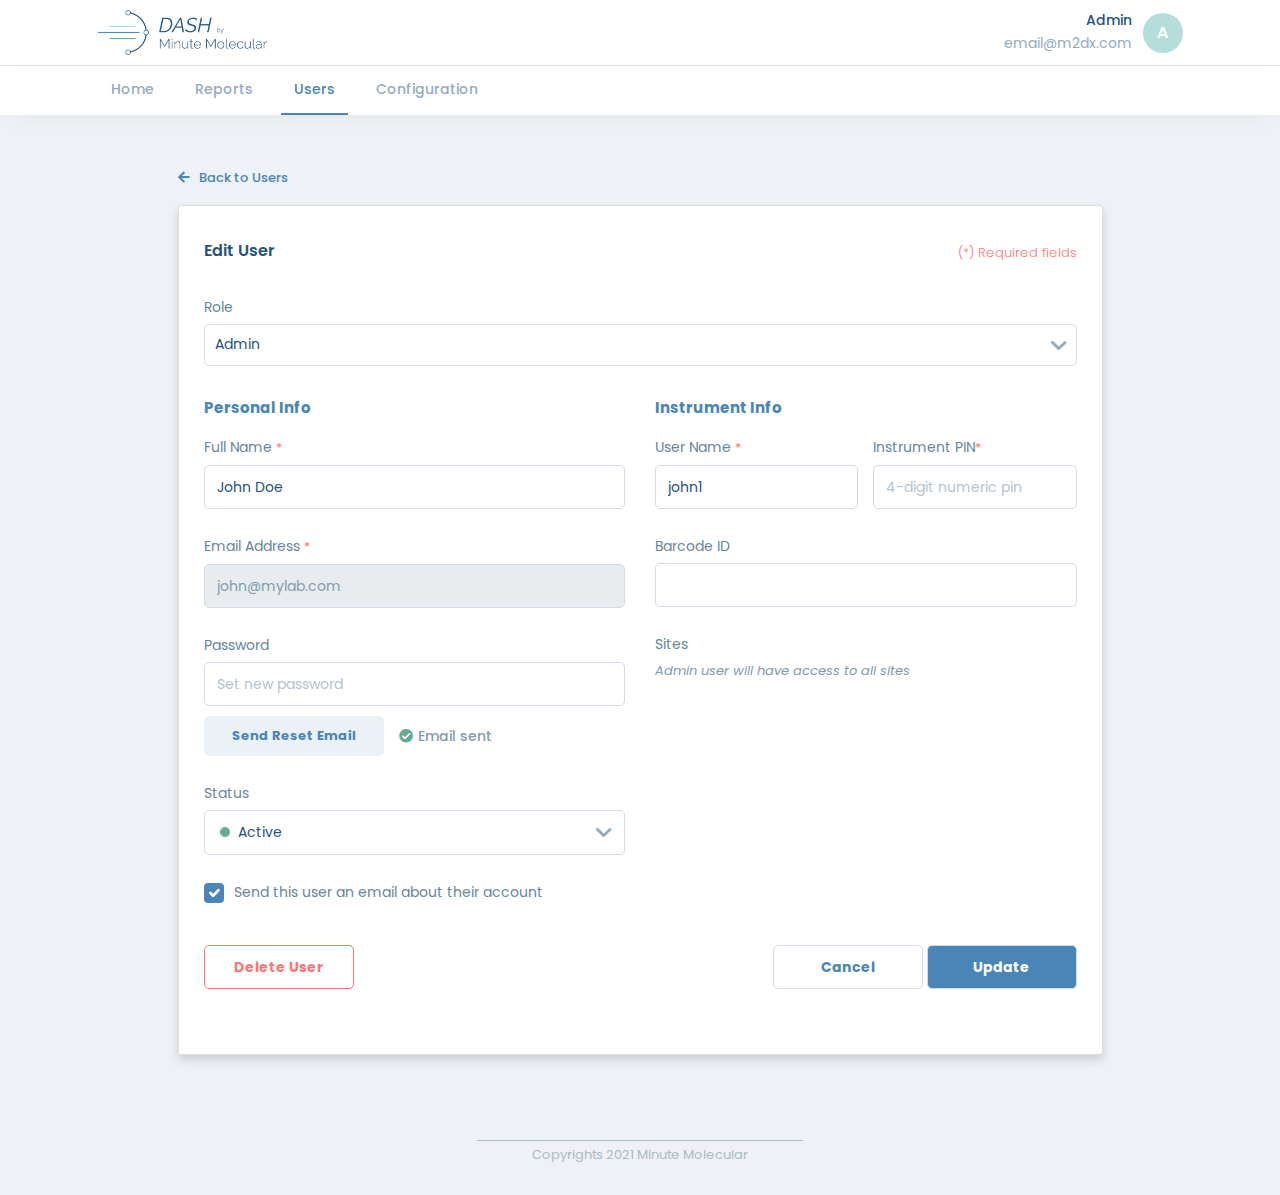
<file: edit-user_admin.html>
<!DOCTYPE html>
<html lang="en">
  <head>
    <meta charset="utf-8">
    <meta name="description" content="">
    <meta name="viewport" content="width=device-width, initial-scale=1">
    <meta property="og:title" content="">
    <meta property="og:type" content="">
    <meta property="og:url" content="">
    <meta property="og:image" content="">

    <title>Edit User | DASH</title>
    <link rel="icon" href="assets/images/favicon.png">

    <!-- Poppins google fonts -->
    <link rel="preconnect" href="https://fonts.gstatic.com">
    <link href="https://fonts.googleapis.com/css2?family=Poppins:wght@400;500;600&display=swap" rel="stylesheet">


    <!-- CSS Files-->
    <link rel="stylesheet" href="assets/css/normalize.css">
    <link rel="stylesheet" href="assets/css/bootstrap.min.css">
    <link rel="stylesheet" href="assets/css/bootstrap5.min.css">
    <link rel="stylesheet" href="assets/css/fontawesome.min.css">

    <link rel="stylesheet" href="assets/css/style.css">
    <link rel="stylesheet" href="assets/css/responsive.css">
  </head>
  <body>
    
    <!--**************START HEADER AREA**************-->
    <header class="sk-header-area">
        <div class="container">
            <div class="sk-header">
                <!-- logo -->
                <div class="sk-logo">
                    <a href="index.html">
                        <img src="assets/images/logo.png" alt="logo">
                    </a>
                    <a class="dash-icon" href="index.html">
                        <img src="assets/images/bars.png" alt="logo">
                    </a>
                </div>
                <div class="sk-admin-prfl">
                    <ul>
                        <li><p>Admin</p><a href="#">email@m2dx.com</a></li>
                        <li><span>A</span></li>
                    </ul>
                    <div class="sk-admin-form">
                        <ul>
                            <li><a class="sk-my-btn" href="#">My account</a></li>
                            <li><a style="color: #FF7475;" href="#">Logout</a></li>
                        </ul>
                    </div>
                </div>
            </div> 
        </div>
    </header>
    <!--**************END HEADER AREA**************-->

    <!--**************START MENU AREA**************-->
    <section class="sk-menu-area">
        <div class="container">
            <div class="sk-menu">  
                <ul>
                    <li><a href="#">Home</a></li>
                    <li><a href="#">Reports</a></li>
                    <li><a class="sk-active" href="#">Users</a></li>
                    <li><a href="#">Configuration</a></li>
                </ul> 
            </div>
        </div>
    </section>
    <!--**************END MENU AREA**************-->


    <!--**************START USER AREA**************-->
    <section class="sh-add_new_user">
        <div class="container">
            <div class="row">
                <div class="col-md-12 mt-5">
                    <div class="back-user-btn">
                        <a href="#"><i class="fas fa-arrow-left"></i>Back to Users</a>
                    </div>
                </div>
            </div>
            <div class="row">
                <div class="col-lg-12">
                    <div class="card shadow mt-4 mb-5 p-4 ">
                        <div class="card-header">
                            <div class="row">
                                <div class="col-6 col-sm-6 col-md-6 card-u-h4">
                                    <h4>Edit User</h4>
                                </div>
                                <div class="col-6 col-sm-6 col-md-6 card-u-p">
                                    <p class="sh-required-textr">(*) Required fields</p>
                                </div>
                            </div>
                        </div>
                        <div class="card-body">

                            <!-- search -->
                            <div class="row sh_addnew-user">
                                <div class="col-md-12">
                                    <form action="" id="Add_user_form">
                                    <div class="row">
                                    <div class="col-md-12">
                                        <div class="sh-user-roll">
                                            <label for="sh-u_roll" class="form-label">Role</label>
                                            <select name="" id="sh-u_roll" class="form-select form-select-lg">
                                                <option value="Operator">Operator</option>
                                                <option value="Subscriber" selected>Admin</option>
                                            </select>
                                        </div>
                                    </div>
                                    </div>

                                    <div class="row gx-5">
                                    <div class="col-md-6">
                                        <div class="sh-u_personal-info">
                                            <h3>Personal Info</h3>
                                            <div class="mb-3 form-group">
                                                <label class="form-label" for="name">Full Name <span>*</span></label>

                                                <!-- required class(.sh-error) heare -->
                                                <input type="text" name="name" id="naem" class="form-control" value='John Doe' placeholder="Full name" required>

                                                <!-- required messages -->
                                                <div class="error-messages" style="display:none;">
                                                    <p>full name is required</p>
                                                </div>
                                            </div>
                                            <div class="mb-3 form-group redonly-emil">
                                                <label class="form-label" for="email-click">Email Address <span>*</span></label>

                                                <div class="email-alerat-msg">
                                                    <p>Email address cannot be changed</p>
                                                </div>

                                                <input type="email" name="email" id="email-click" class="form-control" value='john@mylab.com'  readonly>
                                            </div>
                                            <div class="mb-3 form-group">
                                                <label class="form-label" for="pass">Password</label>

                                                <input type="pass" name="pass" id="pass" class="form-control" placeholder="Set new password">
                                                <div class="send-reset-email">
                                                    <button type="button">Send Reset Email</button>
                                                    <div class="email-send-msg">
                                                        <i class="fas fa-check-circle"></i><span>Email sent</span>
                                                    </div>
                                                </div>
                                            </div>
                                            <div class="mb-3 form-group sh_status">
                                                <label for="slick" class="form-label">Status</label>
                                                <select id="slick">
                                                    <option value="0" data-imagesrc="assets/images/active-icon.png">Active</option>
                                                    <option value="1" data-imagesrc="assets/images/inactive-icon.png">Inactive</option>
                                                </select>
                                            </div>
                                            <div class="mbr-3 d-none d-md-block">
                                                <div class="form-check">
                                                    <input class="form-check-input" type="checkbox" value="" id="flexCheckChecked" checked>
                                                    <label class="form-check-label" for="flexCheckChecked">Send this user an email about their account</label>
                                                </div>
                                            </div>
                                        </div>
                                    </div>
                                    <div class="col-md-6">
                                        <div class="sh-u_instrument-info">
                                            <h3>Instrument Info</h3>
                                        </div>

                                            <div class="add-user-hide-show" style="display:block;">
                                                <div class="row">
                                                <div class=" form-group col-md-6 mb-2">
                                                    <label class="form-label" for="name">User Name <span>*</span></label>

                                                    <!-- required class(.sh-error) heare -->
                                                    <input type="text" name="u-name" id="naem" class="form-control " value='john1' placeholder="Instrument user name" required>

                                                    <!-- required messages -->
                                                    <div class="error-messages" style="display:none;">
                                                        <p></p>
                                                    </div>
                                                </div>
                                                <div class=" form-group col-md-6 mb-2">
                                                    <label class="form-label" for="pass">Instrument PIN<span>*</span></label>
                                                    
                                                    <input type="password" name="pass" id="pass" class="form-control" placeholder="4-digit numeric pin" value=''  required>
                                                </div>
                                                </div>
                                                <div class="mb-3 form-group">
                                                    <label class="form-label" for="bar-id">Barcode ID</label>
                                                    <input type="text" name="bar-id" id="bar-id" class="form-control">
                                                </div>
                                                <div class="mb-3 form-group sh-form-group">
                                                    <label for="textInput" class="form-label">Sites</label>
                                                    <p class="sh-site-notic">Admin user will have access to all sites</p>
                                                </div>
                                            </div>

                                            <div class="mbr-3 d-sm-block d-md-none">
                                                <div class="form-check">
                                                    <input class="form-check-input" type="checkbox" value="" id="flexCheckChecked2" checked>
                                                    <label class="form-check-label" for="flexCheckChecked2">Send this user an email about their account</label>
                                                </div>
                                            </div>
                                        </div>
                                        </div>
                                    </div>
                                    </div>

                                    <div class="row align-item-center ">
                                    <div class="col-md-12">
                                        <div class="sh-button-style sh-user-delet_style">
                                        	<div class="sh-user-delete">
                                                <div class="delet-alerat-msg">
                                                	<p>You cannot delete yourself</p>
                                                </div>
                                        		<input type="submit" class="delete_user_btn" value="Delete User">
                                        	</div>
                                        	<div class="user-main-btngroup">
                                            <input type="submit" class="cancel-btn" value="Cancel">
                                            <input type="submit" class="add-user-btn"  value="Update">
                                        	</div>
                                        </div>
                                    </div>
                                    </div>
                                </form>
                                </div>
                            </div>
                        </div>
                    </div>
                </div>
            </div>
        </div>
    </section>
    <!--**************END USER AREA**************-->


    <!--*************START FOOTER AREA**************-->
    <footer class="sk-footer-area">
        <div class="container">
            <div class="sk-footer">
                <p>Copyrights 2021 Minute Molecular</p>
            </div>
        </div>
    </footer>
    <!--**************END FOOTER AREA**************-->


    <!--**************START MOBILE MENU AREA**************-->
    <div class="sk-mobile-menu"> 
        <div class="sk-admin-prfl2">
            <ul>
                <li><span>A</span></li>
                <li><p>Admin</p><a href="#">email@m2dx.com</a></li> 
            </ul>
            <div class="sk-admin-form">
                <ul>
                    <li><a class="sk-my-btn" href="#">My Account</a></li>
                    <li><a style="color: #FF7475;" href="#">Logout</a></li>
                </ul>
            </div>
        </div>
        <div class="sk-menu-area2">
            <div class="container">
                <div class="sk-menu">  
                    <ul>
                        <li><a href="#">Home</a></li>
                        <li><a href="#">Reports</a></li>
                        <li><a class="sk-active" href="#">Users</a></li>
                        <li><a href="#">Configuration </a></li>
                    </ul> 
                </div>
            </div>
        </div>
    </div>
    <!--**************END MOBILE MENU AREA**************-->
 

    <!-- JS Files -->
    <script src="assets/js/jquery.min.js"></script>
    <script src="assets/js/popper.min.js"></script>
    <script src="assets/js/bootstrap.min.js"></script>
    <script src="assets/js/bootstrap5.min.js"></script>
    <script src="assets/js/pie-chart.js"></script>
    <script src="assets/js/jquery.ddslick.min.js"></script>
    <script src="assets/js/scripts.js"></script>
  </body>
</html>
</file>
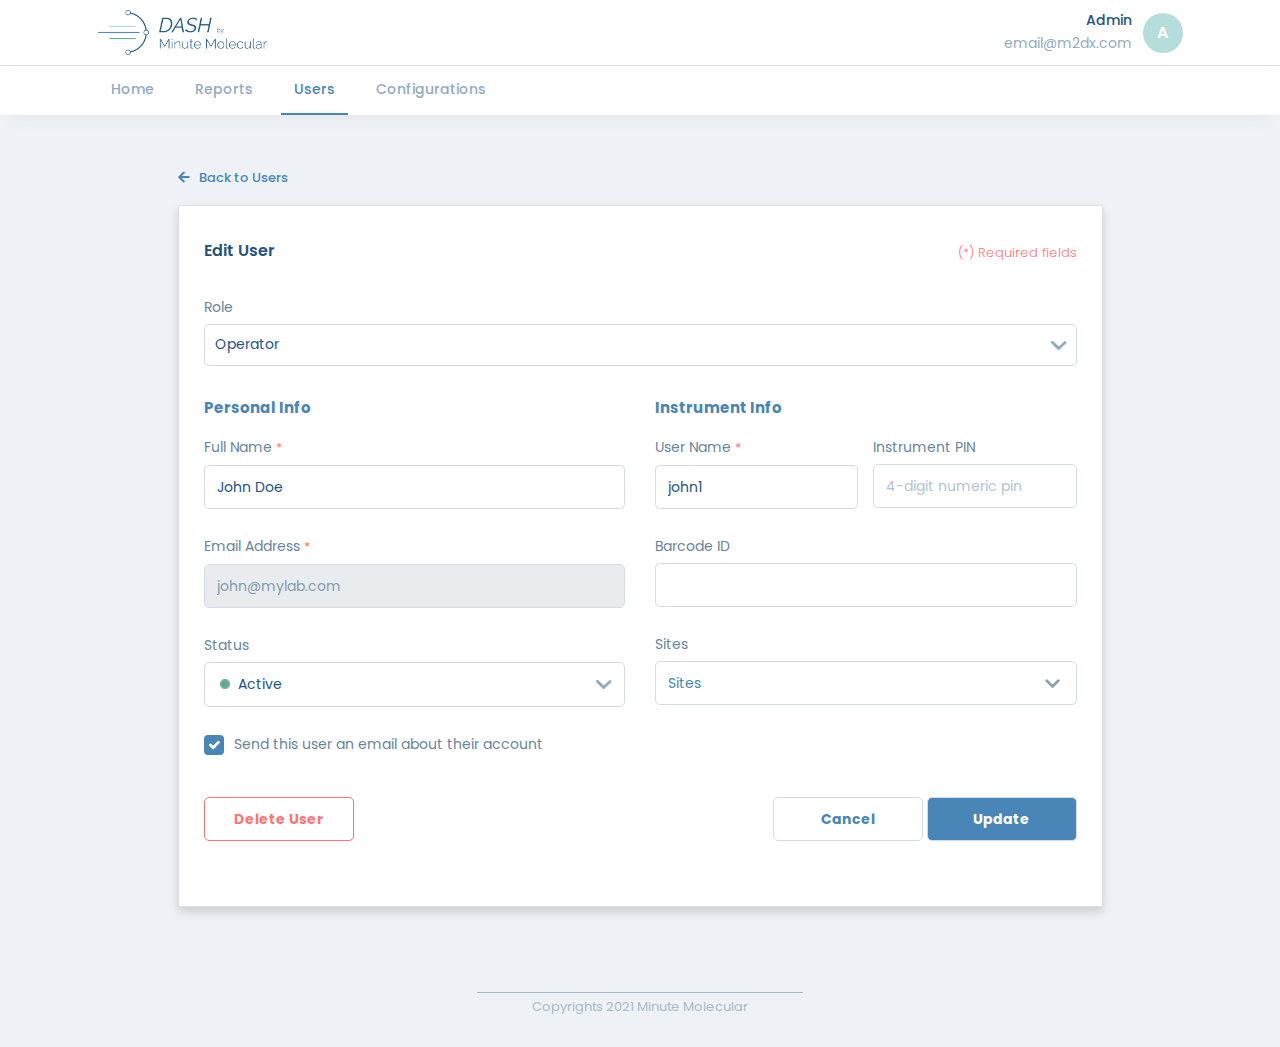
<file: edit-user_op.html>
<!DOCTYPE html>
<html lang="en">
  <head>
    <meta charset="utf-8">
    <meta name="description" content="">
    <meta name="viewport" content="width=device-width, initial-scale=1">
    <meta property="og:title" content="">
    <meta property="og:type" content="">
    <meta property="og:url" content="">
    <meta property="og:image" content="">

    <title>Edit User | DASH</title>
    <link rel="icon" href="assets/images/favicon.png">

    <!-- Poppins google fonts -->
    <link rel="preconnect" href="https://fonts.gstatic.com">
    <link href="https://fonts.googleapis.com/css2?family=Poppins:wght@400;500;600&display=swap" rel="stylesheet">


    <!-- CSS Files-->
    <link rel="stylesheet" href="assets/css/normalize.css">
    <link rel="stylesheet" href="assets/css/bootstrap.min.css">
    <link rel="stylesheet" href="assets/css/bootstrap5.min.css">
    <link rel="stylesheet" href="assets/css/fontawesome.min.css">

    <link rel="stylesheet" href="assets/css/style.css">
    <link rel="stylesheet" href="assets/css/responsive.css">
  </head>
  <body>
    
    <!--**************START HEADER AREA**************-->
    <header class="sk-header-area">
        <div class="container">
            <div class="sk-header">
                <!-- logo -->
                <div class="sk-logo">
                    <a href="index.html">
                        <img src="assets/images/logo.png" alt="logo">
                    </a>
                    <a class="dash-icon" href="index.html">
                        <img src="assets/images/bars.png" alt="logo">
                    </a>
                </div>
                <div class="sk-admin-prfl">
                    <ul>
                        <li><p>Admin</p><a href="#">email@m2dx.com</a></li>
                        <li><span>A</span></li>
                    </ul>
                    <div class="sk-admin-form">
                        <ul>
                            <li><a class="sk-my-btn" href="#">My Account</a></li>
                            <li><a style="color: #FF7475;" href="#">Logout</a></li>
                        </ul>
                    </div>
                </div>
            </div> 
        </div>
    </header>
    <!--**************END HEADER AREA**************-->

    <!--**************START MENU AREA**************-->
    <section class="sk-menu-area">
        <div class="container">
            <div class="sk-menu">  
                <ul>
                    <li><a href="#">Home</a></li>
                    <li><a href="#">Reports</a></li>
                    <li><a class="sk-active" href="#">Users</a></li>
                    <li><a href="#">Configurations</a>
                    </li>
                </ul> 
            </div>
        </div>
    </section>
    <!--**************END MENU AREA**************-->


    <!--**************START USER AREA**************-->
    <section class="sh-add_new_user">
        <div class="container">
            <div class="row">
                <div class="col-md-12 mt-5">
                    <div class="back-user-btn">
                        <a href="#"><i class="fas fa-arrow-left"></i>Back to Users</a>
                    </div>
                </div>
            </div>
            <div class="row">
                <div class="col-lg-12">
                    <div class="card shadow mt-4 mb-5 p-4 ">
                        <div class="card-header">
                            <div class="row">
                                <div class="col-6 col-sm-6 col-md-6 card-u-h4">
                                    <h4>Edit User</h4>
                                </div>
                                <div class="col-6 col-sm-6 col-md-6 card-u-p">
                                    <p class="sh-required-textr">(*) Required fields</p>
                                </div>
                            </div>
                        </div>
                        <div class="card-body">

                            <!-- search -->
                            <div class="row sh_addnew-user">
                                <div class="col-md-12">
                                    <form action="" id="Add_user_form">
                                    <div class="row">
                                    <div class="col-md-12">
                                        <div class="sh-user-roll">
                                            <label for="sh-u_roll" class="form-label">Role</label>
                                            <select name="" id="sh-u_roll" class="form-select form-select-lg">
                                                <option value="Operator" selected>Operator</option>
                                                <option value="Subscriber">Admin</option>
                                            </select>
                                        </div>
                                    </div>
                                    </div>

                                    <div class="row gx-5">
                                    <div class="col-md-6">
                                        <div class="sh-u_personal-info">
                                            <h3>Personal Info</h3>
                                            <div class="mb-3 form-group">
                                                <label class="form-label" for="name">Full Name <span>*</span></label>

                                                <!-- required class(.sh-error) heare -->
                                                <input type="text" name="name" id="naem" class="form-control" value='John Doe' placeholder="Full name" required>

                                                <!-- required messages -->
                                                <div class="error-messages" style="display:none;">
                                                    <p>full name is required</p>
                                                </div>
                                            </div>
                                            <div class="mb-3 form-group redonly-emil">
                                                <label class="form-label" for="email-click">Email Address <span>*</span></label>

                                                <div class="email-alerat-msg">
                                                	<p>Email address cannot be changed</p>
                                                </div>
                                                <!-- required class(.sh-error) heare -->
                                                <input type="email" name="email" id="email-click" class="form-control" value='john@mylab.com'  required readonly>

                                                <!-- required messages -->
                                                <div class="error-messages" style="display:none;">
                                                    <p></p>
                                                </div>
                                            </div> 
                                            <div class="mb-3 form-group sh_status">
                                                <label for="slick" class="form-label">Status</label>
                                                <select id="slick">
                                                    <option value="0" data-imagesrc="assets/images/active-icon.png">Active</option>
                                                    <option value="1" data-imagesrc="assets/images/inactive-icon.png">Inactive</option>
                                                </select>
                                            </div>
                                            <div class="mbr-3 d-none d-md-block">
                                                <div class="form-check">
                                                    <input class="form-check-input" type="checkbox" value="" id="usr-edit-op" checked>
                                                    <label class="form-check-label" for="usr-edit-op">Send this user an email about their account
                                                    </label>
                                                </div>
                                            </div>
                                        </div>
                                    </div>
                                    <div class="col-md-6">
                                        <div class="sh-u_instrument-info">
                                            <h3>Instrument Info</h3>
                                        </div>
                                            <div class="row">
                                            <div class=" form-group col-md-6 mb-2">
                                                <label class="form-label" for="name">User Name <span>*</span></label>

                                                <!-- required class(.sh-error) heare -->
                                                <input type="text" name="u-name" id="naem" class="form-control " value='john1' placeholder="User name" required>

                                                <!-- required messages -->
                                                <div class="error-messages" style="display:none;">
                                                    <p></p>
                                                </div>
                                            </div>
                                            <div class=" form-group col-md-6 mb-2">
                                                <label class="form-label" for="pass">Instrument PIN</label>
                                                
                                                <!-- required class(.sh-error) heare -->
                                                <input type="password" name="pass" id="pass" class="form-control" placeholder="4-digit numeric pin" value=''>

                                            </div>
                                            </div>
                                            <div class="mb-3 form-group">
                                                <label class="form-label" for="bar-id">Barcode ID </label>
                                                <input type="text" name="bar-id" id="bar-id" class="form-control">
                                            </div>
                                            <div class="sh-reort-display">
                                                <label class="form-label">Sites</label>
                                                <button data-toggle="dropdown"  type="button" class="w-100 d-flex justify-content-between aling-items-center ml-0 sh-checkbtn">
                                                    <span>Sites</span> 
                                                     <i class="fas fa-chevron-down mt-1"></i>
                                                 </button>

                                                <ul class="dropdown-menu sh-dis-dropdown sh-user-drpdown" role="menu" aria-labelledby="dLabel"> 
                 
                                                    <div class="scroll-div-dis sh-scroll-div"> 
                                                    <div class="form-group">
                                                        <div class="search-filter d-flex search-filter-user w-100">
                                                            <button type="submit" class="ml-0"><i class="fas fa-search"></i></button>
                                                            <input type="search" class="form-control w-100 pl-3" placeholder="Search...">
                                                        </div>
                                                    </div>  
                                                    <div class="form-check">
                                                        <input class="form-check-input" type="checkbox" value="" id="d_input_1" checked>
                                                        <label class="form-check-label" for="d_input_1">Select All(6)</label>
                                                    </div>  
                                                    <div class="form-check">
                                                        <input class="form-check-input" type="checkbox" value="" id="d_input_2" checked>
                                                        <label class="form-check-label" for="d_input_2">Instrument Name</label>
                                                    </div>
                                                    <div class="form-check">
                                                        <input class="form-check-input" type="checkbox" value="" id="d_input_3" checked>
                                                        <label class="form-check-label" for="d_input_3">ABCD1234567890</label>
                                                    </div>
                                                    <div class="form-check">
                                                        <input class="form-check-input" type="checkbox" value="" id="d_input_4" checked>
                                                        <label class="form-check-label" for="d_input_4">ABCD1234567890</label>
                                                    </div>
                                                    <div class="form-check">
                                                        <input class="form-check-input" type="checkbox" value="" id="d_input_5" checked>
                                                        <label class="form-check-label" for="d_input_5">Instrument Name</label>
                                                    </div>
                                                    <div class="form-check">
                                                        <input class="form-check-input" type="checkbox" value="" id="d_input_6" checked>
                                                        <label class="form-check-label" for="d_input_6">ABCD1234567890</label>
                                                    </div>
                                                    <div class="form-check">
                                                        <input class="form-check-input" type="checkbox" value="" id="d_input_5" checked>
                                                        <label class="form-check-label" for="d_input_5">Instrument Name</label>
                                                    </div>
                                                    </div> 
                                                </ul>

                                            </div>

                                            <div class="mbr-3 d-sm-block d-md-none">
                                                <div class="form-check">
                                                    <input class="form-check-input" type="checkbox" value="" id="flexCheckChecked2" checked>
                                                    <label class="form-check-label" for="flexCheckChecked2">Send this user an email about their account</label>
                                                </div>
                                            </div>
                                        </div>
                                    </div>

                                    <div class="row align-item-center ">
                                    <div class="col-md-12">
                                        <div class="sh-button-style sh-user-delet_style">
                                        	<div class="sh-user-delete sh-user-delete_op ">
                                        		<input type="submit" class="delete_user_btn" value="Delete User">
                                        	</div>
                                        	<div class="user-main-btngroup">
                                            <input type="submit" class="cancel-btn" value="Cancel">
                                            <input type="submit" class="add-user-btn"  value="Update">
                                        	</div>
                                        </div>
                                    </div>
                                    </div>
                                </form>
                                </div>
                            </div>
                        </div>
                    </div>
                </div>
            </div>
        </div>
    </section>
    <!--**************END USER AREA**************-->


    <!--*************START FOOTER AREA**************-->
    <footer class="sk-footer-area">
        <div class="container">
            <div class="sk-footer">
                <p>Copyrights 2021 Minute Molecular</p>
            </div>
        </div>
    </footer>
    <!--**************END FOOTER AREA**************-->


    <!--**************START MOBILE MENU AREA**************-->
    <div class="sk-mobile-menu"> 
        <div class="sk-admin-prfl2">
            <ul>
                <li><span>A</span></li>
                <li><p>Admin</p><a href="#">email@m2dx.com</a></li> 
            </ul>
            <div class="sk-admin-form">
                <ul>
                    <li><a class="sk-my-btn" href="#">My Account</a></li>
                    <li><a style="color: #FF7475;" href="#">Logout</a></li>
                </ul>
            </div>
        </div>
        <div class="sk-menu-area2">
            <div class="container">
                <div class="sk-menu">  
                    <ul>
                        <li><a href="#">Home</a></li>
                        <li><a href="#">Reports</a></li>
                        <li><a class="sk-active" href="#">Users</a></li>
                        <li><a href="#">Configuration </a></li>
                    </ul> 
                </div>
            </div>
        </div>
    </div>
    <!--**************END MOBILE MENU AREA**************-->
 

    <!-- JS Files -->
    <script src="assets/js/jquery.min.js"></script>
    <script src="assets/js/popper.min.js"></script>
    <script src="assets/js/bootstrap.min.js"></script>
    <script src="assets/js/bootstrap5.min.js"></script>
    <script src="assets/js/pie-chart.js"></script>
    <script src="assets/js/jquery.ddslick.min.js"></script>
    <script src="assets/js/scripts.js"></script>
    <script>
        $("#Add_user_form").submit(function(e){
          e.preventDefault();
        });
    </script>
  </body>
</html>
</file>
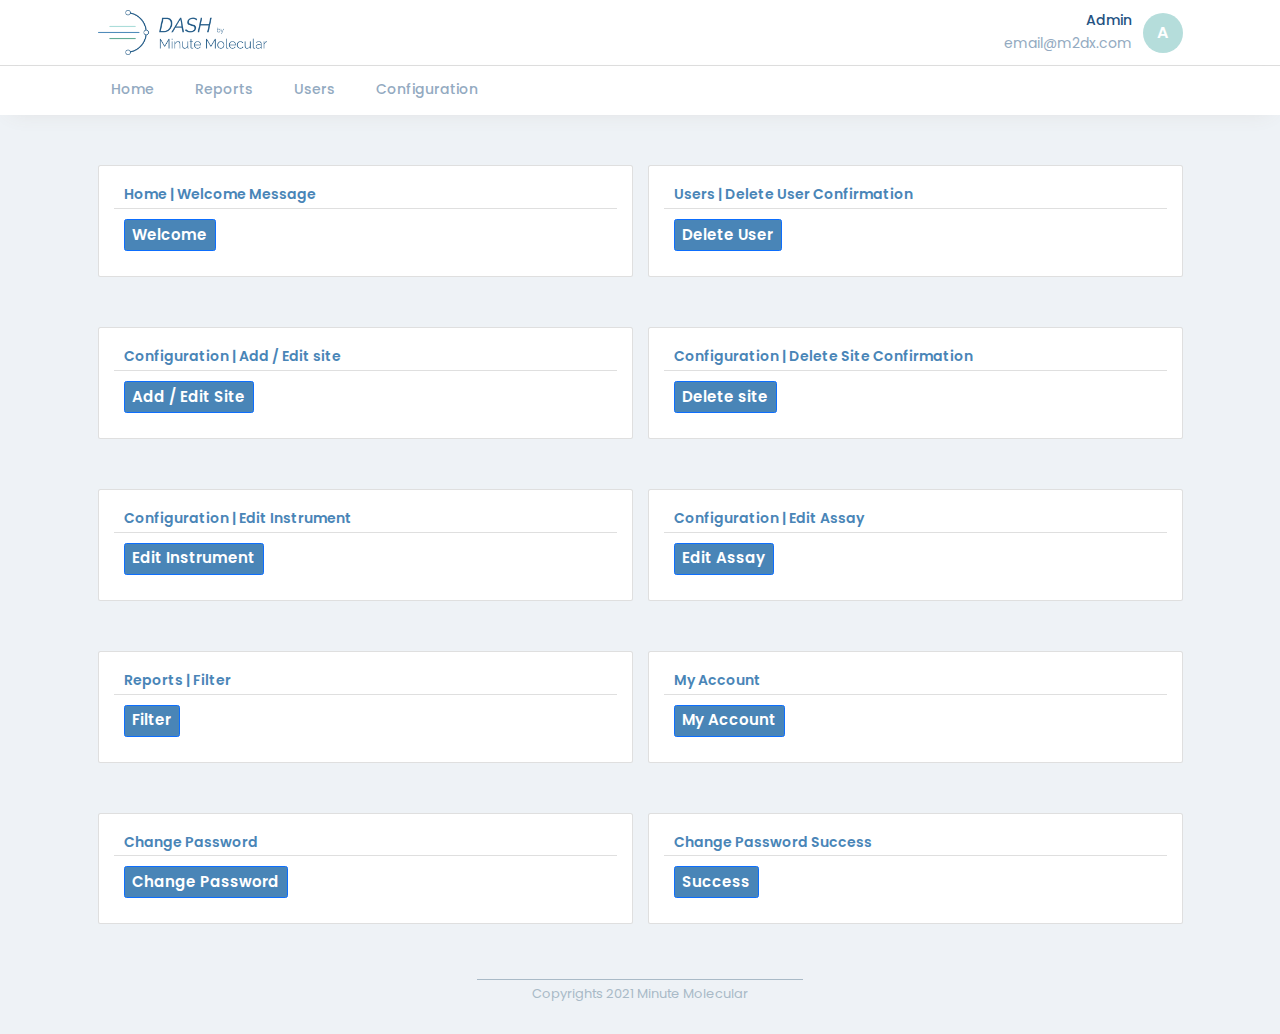
<file: modals.html>
<!DOCTYPE html>
<html lang="en">
  <head>
    <meta charset="utf-8">
    <meta name="description" content="">
    <meta name="viewport" content="width=device-width, initial-scale=1">
    <meta property="og:title" content="">
    <meta property="og:type" content="">
    <meta property="og:url" content="">
    <meta property="og:image" content="">

    <title>DASH | Modals </title>
    <link rel="icon" href="assets/images/favicon.png">

    <!-- Poppins google fonts -->
    <link rel="preconnect" href="https://fonts.gstatic.com">
    <link href="https://fonts.googleapis.com/css2?family=Poppins:wght@400;500;600&display=swap" rel="stylesheet">

    <!-- CSS Files-->
    <link rel="stylesheet" href="assets/css/owl.theme.default.min.css">
    <link rel="stylesheet" href="assets/css/owl.carousel.min.css">

    <!-- CSS Files-->
    <link rel="stylesheet" href="assets/css/normalize.css">
    <link rel="stylesheet" href="assets/css/bootstrap.min.css">
    <link rel="stylesheet" href="assets/css/bootstrap5.min.css">
    <link rel="stylesheet" href="assets/css/fontawesome.min.css">

    <link rel="stylesheet" href="assets/css/style.css">
    <link rel="stylesheet" href="assets/css/responsive.css">
  </head>
  <body>
    
    <!--**************START HEADER AREA**************-->
    <header class="sk-header-area">
        <div class="container">
            <div class="sk-header">
                <!-- logo -->
                <div class="sk-logo">
                    <a href="index.html">
                        <img src="assets/images/logo.png" alt="logo">
                    </a>
                    <a class="dash-icon" href="index.html">
                        <img src="assets/images/bars.png" alt="logo">
                    </a>
                </div>
                <div class="sk-admin-prfl">
                    <ul>
                        <li><p>Admin</p><a href="#">email@m2dx.com</a></li>
                        <li><span>A</span></li>
                    </ul>
                    <div class="sk-admin-form">
                        <ul>
                            <li><a class="sk-my-btn" href="#">My account</a></li>
                            <li><a style="color: #FF7475;" href="#">Logout</a></li>
                        </ul>
                    </div>
                </div>
            </div> 
        </div>
    </header>
    <!--**************END HEADER AREA**************-->

    <!--**************START MENU AREA**************-->
    <section class="sk-menu-area">
        <div class="container">
            <div class="sk-menu">  
                <ul>
                    <li><a href="#">Home</a></li>
                    <li><a href="#">Reports</a></li>
                    <li><a href="#">Users</a></li>
                    <li><a href="#">Configuration</a></li>
                </ul> 
            </div>
        </div>
    </section>
    <!--**************END MENU AREA**************-->


    <!--**************START MODAL AREA**************-->
    <section class="my-account-modal">
    	<div class="container">
    		<div class="row">

                <!-- Welcome modal -->
                <div class="col-12 col-md-6 col-lg-6 mt-5">
                    <div class="card sh-card-modal">
                        <div class="card-header">
                            <h4>Home  |  Welcome Message</h4>
                        </div>
                        <div class="card-body">
                            <button type="button" class="btn btn-primary" data-toggle="modal" data-target="#rani">Welcome</button>
                        </div>
                    </div>
                </div>
                
                
                <!-- User delete Confirmation modal -->
                <div class="col-12 col-md-6 col-lg-6 mt-5">
                    <div class="card sh-card-modal">
                        <div class="card-header">
                            <h4>Users  |  Delete User Confirmation</h4>
                        </div>
                        <div class="card-body">
                            <button type="button" class="btn btn-primary" data-toggle="modal" data-target="#delete-User-mdl">Delete User</button>
                        </div>
                    </div>
                </div>

                <!-- Add / Edit site modal -->
                <div class="col-12 col-md-6 col-lg-6 mt-5">
                    <div class="card sh-card-modal">
                        <div class="card-header">
                            <h4>Configuration  |  Add / Edit site</h4>
                        </div>
                        <div class="card-body">
                            <button type="button" class="btn btn-primary" data-toggle="modal" data-target="#edit-site-mdl">Add / Edit Site</button>
                        </div>
                    </div>
                </div>

                <!-- Site delete Confirmation modal -->
                <div class="col-12 col-md-6 col-lg-6 mt-5">
                    <div class="card sh-card-modal">
                        <div class="card-header">
                            <h4>Configuration  |  Delete Site Confirmation</h4>
                        </div>
                        <div class="card-body">
                            <button type="button" class="btn btn-primary" data-toggle="modal" data-target="#delete-site-mdl">Delete site</button>
                        </div>
                    </div>
                </div>

                <!-- Edit Instrument modal -->
                <div class="col-12 col-md-6 col-lg-6 mt-5">
                    <div class="card sh-card-modal">
                        <div class="card-header">
                            <h4>Configuration  |  Edit Instrument</h4>
                        </div>
                        <div class="card-body">
                            <button type="button" class="btn btn-primary" data-toggle="modal" data-target="#edit-instrument-mdl">Edit Instrument</button>
                        </div>
                    </div>
                </div>

                <!-- Edit Assays modal -->
                <div class="col-12 col-md-6 col-lg-6 mt-5">
                    <div class="card sh-card-modal">
                        <div class="card-header">
                            <h4>Configuration  |  Edit Assay</h4>
                        </div>
                        <div class="card-body">
                            <button type="button" class="btn btn-primary" data-toggle="modal" data-target="#edit-assays-mdl">Edit Assay</button>
                        </div>
                    </div>
                </div>

                <!-- Filter modal -->
                <div class="col-12 col-md-6 col-lg-6 mt-5">
                  <div class="card sh-card-modal">
                      <div class="card-header">
                          <h4>Reports  |  Filter</h4>
                      </div>
                      <div class="card-body">
                          <button type="button" class="btn btn-primary" data-toggle="modal" data-target="#sh-reports">Filter</button>
                      </div>
                  </div>
              </div>

                <!-- MY Account modal -->
                <div class="col-12 col-md-6 col-lg-6 mt-5">
                    <div class="card sh-card-modal">
                        <div class="card-header">
                            <h4>My Account</h4>
                        </div>
                        <div class="card-body">
                            <button type="button" class="btn btn-primary" data-toggle="modal" data-target="#my-account-mdl">My Account</button>
                        </div>
                    </div>
                </div>

                <!-- Change Password modal -->
                <div class="col-12 col-md-6 col-lg-6 mt-5">
                    <div class="card sh-card-modal">
                        <div class="card-header">
                            <h4>Change Password</h4>
                        </div>
                        <div class="card-body">
                            <button type="button" class="btn btn-primary" data-toggle="modal" data-target="#my-account-chang-pass-mdl">Change Password</button>
                        </div>
                    </div>
                </div>

                <!-- Change Password success modal -->
                <div class="col-12 col-md-6 col-lg-6 mt-5">
                    <div class="card sh-card-modal">
                        <div class="card-header">
                            <h4>Change Password Success</h4>
                        </div>
                        <div class="card-body">
                            <button type="button" class="btn btn-primary" data-toggle="modal" data-target="#my-account-chang-pass-success-mdl">Success</button>
                        </div>
                    </div>
                </div>
          
            <!-- end modal card -->
            </div>


            <!-- Modal - User delete confirmation -->
            <div class="modal fade" id="delete-User-mdl" tabindex="-1" role="dialog" aria-labelledby="formModal"
              aria-hidden="true">
              <div class="modal-dialog" role="document">
                <div class="modal-content mdl-site-cnf">
                  <div class="modal-body">
                    <div class="site-delet-confirmation-msg">
                            
                        <h4 class="confer-msg">Confirmation</h4>
                        <p class="site-sure-mgs">Are you sure you want to delete following user and all associated records? You cannot undo this action.</p>
                        <div class="delet-user-name">
                            <p>- John Doe</p>
                        </div>
                        <form class="">
                          <div class="form-group">
                            <div class="mdl-btn-group mdl-cnf-btn-grup">
                              <button type="button" class="mdl-cancel-btn" data-dismiss="modal" aria-label="Close">Cancel</button>
                              <button type="submit" class="mdl-save-btn">Delete</button>
                            </div>
                          </div>
                        </form>
                      </div>
                  </div>
                </div>
              </div>
            </div>

            <!-- Modal - Edit site-->
            <div class="modal fade" id="edit-site-mdl" tabindex="-1" role="dialog" aria-labelledby="formModal"
              aria-hidden="true">
              <div class="modal-dialog" role="document">
                <div class="modal-content">
                  <div class="modal-header">
                    <h5 class="modal-title" id="formModal">Edit Site</h5>
                  </div>
                  <div class="modal-body">
                    <form class="">
                      <div class="form-group">
                        <label for="sit-id">Site Name<span>*</span></label>
                        <input type="text" id="sit-id" class="form-control" placeholder="Site Name" name="site-name" value="Site A">
                      </div>
                      <div class="form-group">
                        <label>Address<span>*</span></label>
                        <div class="row">
                            <div class="col-6">
                                <input type="text" class="form-control" placeholder="Street" name="street">
                            </div>
                            <div class="col-6">
                                <input type="text" class="form-control" placeholder="City" name="city">
                            </div>
                            <div class="col-6">
                                <input type="text" class="form-control" placeholder="State" name="state">
                            </div>
                            <div class="col-6">
                                <input type="text" class="form-control" placeholder="Zip Code" name="zip">
                            </div>
                        </div>
                      </div>
                      <div class="form-group">
                        <div class="form-group-labels">
                            <label for="" class="form-label">Instruments (5)</label>
                            <p>Manage instruments</p>
                        </div>
                        <div class="sh-user-roll">
                            <div class="user-activity ml-0">
                                <div class="sk-site-drp sh-site-drp sh-assays-drp">
                                    <ul>
                                        <li><a href="#" class="sh-ml">Instrument Name, +1</a></li>
                                        <li><i class="fas fa-chevron-down"></i></li>
                                    </ul>
                                    <div class="all-assays-drp-here">

                                       <div class="form-group">
                                            <div class="search-filter">
                                                <button type="submit"><i class="fas fa-search"></i></button>
                                                <input type="search" class="form-control " placeholder="Search...">
                                            </div>
                                       </div>
                                        <div class="form-group">
                                            <div class="form-check">
                                                <input class="form-check-input" type="checkbox" value="" id="all-input">
                                                <label class="form-check-label" for="all-input">Select All (6)
                                                </label>
                                            </div>
                                        </div>
                                        <div class="form-group">
                                            <div class="form-check">
                                                <input class="form-check-input" type="checkbox" value="" id="input0">
                                                <label class="form-check-label" for="input0">Instrument Name
                                                </label>
                                            </div>
                                        </div>
                                        <div class="form-group">
                                            <div class="form-check">
                                                <input class="form-check-input" type="checkbox" value="" id="input1" checked>
                                                <label class="form-check-label" for="input1">ABCD1234567890
                                                </label>
                                            </div>
                                        </div>
                                        <div class="form-group">
                                            <div class="form-check">
                                                <input class="form-check-input" type="checkbox" value="" id="input2">
                                                <label class="form-check-label" for="input2">ABCD1234567890
                                                </label>
                                            </div>
                                        </div>
                                        <div class="form-group">
                                            <div class="form-check">
                                                <input class="form-check-input" type="checkbox" value="" id="input3" checked>
                                                <label class="form-check-label" for="input3">Instrument Name
                                                </label>
                                            </div>
                                        </div>
                                        <div class="form-group">
                                            <div class="form-check">
                                                <input class="form-check-input" type="checkbox" value="" id="input4" >
                                                <label class="form-check-label" for="input4">ABCD1234567890
                                                </label>
                                            </div>
                                        </div>
                                        <div class="form-group">
                                            <div class="form-check">
                                                <input class="form-check-input" type="checkbox" value="" id="input5" >
                                                <label class="form-check-label" for="input5">Instrument Name
                                                </label>
                                            </div>
                                        </div>
                                    </div>
                                </div>
                            </div>
                        </div>
                      </div>
                      <div class="form-group sh-form-trush">
                        <div class="mdl-trash-btn">
                            <button type="submit"><i class="fas fa-trash"></i>Delete Site</button>
                        </div>
                        <div class="mdl-btn-group">
                          <button type="button" class="mdl-cancel-btn" data-dismiss="modal" aria-label="submit">Cancel</button>
                          <button type="submit" class="mdl-save-btn">Save</button>
                        </div>
                      </div>
                    </form>
                  </div>
                </div>
              </div>
            </div>

            <!-- Modal - Site delete confirmation -->
            <div class="modal fade" id="delete-site-mdl" tabindex="-1" role="dialog" aria-labelledby="formModal"
              aria-hidden="true">
              <div class="modal-dialog" role="document">
                <div class="modal-content mdl-site-cnf">
                  <div class="modal-body">
                    <div class="site-delet-confirmation-msg">
                            
                        <h4 class="confer-msg">Confirmation</h4>
                        <p class="site-sure-mgs">Are you sure you want to delete following site? You cannot undo this action.</p>
                        <div class="delet-site-name">
                            <p>- Site A</p>
                        </div>
                        <div class="remove-instrument">
                            <p class="site-sure-mgs">This will also remove all associated instruments </p>
                            <div class="remove-instrument-name">
                                <p>- Instrument Name</p>
                                <p>- Instrument Name</p>
                            </div>
                        </div>
                        <form class="">
                          <div class="form-group">
                            <div class="mdl-btn-group mdl-cnf-btn-grup">
                              <button type="button" class="mdl-cancel-btn" data-dismiss="modal" aria-label="Close">Cancel</button>
                              <button type="submit" class="mdl-save-btn">Delete</button>
                            </div>
                          </div>
                        </form>
                      </div>
                  </div>
                </div>
              </div>
            </div>

            <!-- Modal - Edit Instrument -->
            <div class="modal fade" id="edit-instrument-mdl" tabindex="-1" role="dialog" aria-labelledby="formModal"
              aria-hidden="true">
              <div class="modal-dialog" role="document">
                <div class="modal-content">
                  <div class="modal-header">
                    <h5 class="modal-title" id="formModal">Edit Instrument</h5>
                  </div>
                  <div class="modal-body">
                    <form class="">
                      <div class="form-group">
                        <label for="ins-name">Instrument Name</label>
                        <input type="text" id="ins-name" class="form-control" placeholder="Instrument Name" name="ins-name" value="Instrument Name">
                      </div>
                      <div class="form-group redonly-emil">
                        <label for="ins-serial">Serial</label>
                        <input type="text" id="ins-serial" class="form-control" placeholder="Site Name" name="ins-serial" value="ABCD1234567890" readonly>
                      </div>
                      <div class="form-group sh_addnew-user">
                        <div class="form-group-labels">
                            <label for="site-man" class="form-label">Site</label>
                            <p>Manage Sites</p>
                        </div>
                        <div class="sh-user-roll">
                            <select name="" id="site-man" class="form-select form-select-lg " onchange="window.location = jQuery('#site-man option:selected').val();">
                                <option value="" selected="">Site A</option>
                                <option value="">Site B</option>
                                <option value="">Site C</option>
                            </select>
                        </div>
                      </div>
                      <div class="form-group sh-form-trush">
                        <div class="mdl-trash-btn">
                        </div>
                        <div class="mdl-btn-group">
                          <button type="button" class="mdl-cancel-btn" data-dismiss="modal" aria-label="Close">Cancel</button>
                          <button type="submit" class="mdl-save-btn">Save</button>
                        </div>
                      </div>
                    </form>
                  </div>
                </div>
              </div>
            </div>

            <!-- Modal - Edit Assays -->
            <div class="modal fade" id="edit-assays-mdl" tabindex="-1" role="dialog" aria-labelledby="formModal"
              aria-hidden="true">
              <div class="modal-dialog" role="document">
                <div class="modal-content">
                  <div class="modal-header">
                    <h5 class="modal-title" id="formModal">SARS-CoV-2-K  |  Assays</h5>
                  </div>
                  <div class="modal-body">
                    <form class="">
                      <div class="form-group sh_addnew-user">
                        <div class="form-group-labels">
                        </div>
                        <div class="sh-user-roll">
                            <label for="assays-man" class="form-label">Select Instruments</label>
                            <div class="user-activity ml-0">
                                <div class="sk-site-drp sh-site-drp sh-assays-drp">
                                    <ul>
                                        <li><a href="#" class="sh-ml">Instrument Name, +1</a></li>
                                        <li><i class="fas fa-chevron-down"></i></li>
                                    </ul>
                                    <div class="all-assays-drp-here">

                                       <div class="form-group">
                                            <div class="search-filter">
                                                <button type="submit"><i class="fas fa-search"></i></button>
                                                <input type="search" class="form-control " placeholder="Search...">
                                            </div>
                                       </div>
                                        <div class="form-group">
                                            <div class="form-check">
                                                <input class="form-check-input" type="checkbox" value="" id="all-input">
                                                <label class="form-check-label" for="all-input">Select All (6)
                                                </label>
                                            </div>
                                        </div>
                                        <div class="form-group">
                                            <div class="form-check">
                                                <input class="form-check-input" type="checkbox" value="" id="input0">
                                                <label class="form-check-label" for="input0">Instrument Name
                                                </label>
                                            </div>
                                        </div>
                                        <div class="form-group">
                                            <div class="form-check">
                                                <input class="form-check-input" type="checkbox" value="" id="input1" checked>
                                                <label class="form-check-label" for="input1">ABCD1234567890
                                                </label>
                                            </div>
                                        </div>
                                        <div class="form-group">
                                            <div class="form-check">
                                                <input class="form-check-input" type="checkbox" value="" id="input2">
                                                <label class="form-check-label" for="input2">ABCD1234567890
                                                </label>
                                            </div>
                                        </div>
                                        <div class="form-group">
                                            <div class="form-check">
                                                <input class="form-check-input" type="checkbox" value="" id="input3" checked>
                                                <label class="form-check-label" for="input3">Instrument Name
                                                </label>
                                            </div>
                                        </div>
                                        <div class="form-group">
                                            <div class="form-check">
                                                <input class="form-check-input" type="checkbox" value="" id="input4" >
                                                <label class="form-check-label" for="input4">ABCD1234567890
                                                </label>
                                            </div>
                                        </div>
                                        <div class="form-group">
                                            <div class="form-check">
                                                <input class="form-check-input" type="checkbox" value="" id="input5" >
                                                <label class="form-check-label" for="input5">Instrument Name
                                                </label>
                                            </div>
                                        </div>
                                    </div>
                                </div>
                            </div>
                        </div>
                      </div>
                      <div class="form-group sh-form-trush">
                        <div class="mdl-trash-btn">
                        </div>
                        <div class="mdl-btn-group">
                          <button type="button" class="mdl-cancel-btn" data-dismiss="modal" aria-label="Close">Cancel</button>
                          <button type="submit" class="mdl-save-btn">Save</button>
                        </div>
                      </div>
                    </form>
                  </div>
                </div>
              </div>
            </div>

            <!-- Modal - My account -->
            <div class="modal fade" id="my-account-mdl" tabindex="-1" role="dialog" aria-labelledby="formModal"
              aria-hidden="true">
              <div class="modal-dialog" role="document">
                <div class="modal-content">
                  <div class="modal-header">
                    <h5 class="modal-title" id="formModal">MY Account</h5>
                  </div>
                  <div class="modal-body">
                    <form class="">
                      <div class="form-group">
                        <label for="ins-name">Name<span>*</span></label>
                        <input type="text" id="ins-name" class="form-control" placeholder="Name" name="ins-name" value="John Smith">
                      </div>
                      <div class="form-group redonly-emil">
                        <!-- allert-msg -->
                        <div class="email-alerat-msg">
                            <p>Email address cannot be changed</p>
                        </div>

                        <label for="email-click" class="form-label">Email Address</label>
                        <input type="email" id="email-click" class="form-control" placeholder="Site Name" name="email" value="john@m2dx.com" readonly>
                      </div>
                      <div class="form-group">
                        <label for="" class="form-label">Password</label>
                        <div class="row">
                            <div class="col-12 col-md-6">
                                <button type="button" class="mdl-change-pass-btn" >Change password</button>
                            </div>
                        </div>
                      </div>
                      <div class="form-group sh-form-trush">
                        <div class="mdl-trash-btn">
                        </div>
                        <div class="mdl-btn-group">
                          <button type="button" class="mdl-cancel-btn" data-dismiss="modal" aria-label="Close">Cancel</button>
                          <button type="submit" class="mdl-save-btn">Save</button>
                        </div>
                      </div>
                    </form>
                  </div>
                </div>
              </div>
            </div>

            <!-- Modal - Change password -->
            <div class="modal fade" id="my-account-chang-pass-mdl" tabindex="-1" role="dialog" aria-labelledby="formModal"
              aria-hidden="true">
              <div class="modal-dialog" role="document">
                <div class="modal-content">
                  <div class="modal-header">
                    <h5 class="modal-title" id="formModal">Change Password</h5>
                  </div>
                  <div class="modal-body">
                    <form class="">
                      <div class="form-group">
                        <input type="password" class="form-control" name="pass" id="" placeholder="Existing password">
                        <input type="password" class="form-control" name="new-pass" id="" placeholder="New password">
                        <input type="password" class="form-control" name="confirm-pass" id="" placeholder="Confirm new password">
                        <p class="my-ac-pre">You will need to log back in after changing password</p>
                      </div>
                      <div class="form-group sh-form-trush">
                        <div class="mdl-trash-btn">
                        </div>
                        <div class="mdl-btn-group">
                          <button type="button" class="mdl-cancel-btn" data-dismiss="modal" aria-label="Close">Cancel</button>
                          <button type="submit" class="mdl-save-btn">Save</button>
                        </div>
                      </div>
                    </form>
                  </div>
                </div>
              </div>
            </div>

            <!-- Modal - Change password success-->
            <div class="modal fade" id="my-account-chang-pass-success-mdl" tabindex="-1" role="dialog" aria-labelledby="formModal"
              aria-hidden="true">
              <div class="modal-dialog" role="document">
                <div class="modal-content mdl-site-cnf my-acc-success">
                  <div class="modal-body">
                    <div class="my-account-success-msg">
                        <div class="acc-success-msg">
                            <img src="assets/images/check.png" alt="check-image">
                        </div>
                        <p class="site-sure-mgs my-acc-msg">Password changed successfully. Please login</p>
                        <form class="">
                          <div class="form-group">
                            <div class="mdl-btn-group mdl-cnf-btn-grup my-acc-suc-btn">
                              <button type="submit" class="acc-btn-login">Login</button>
                            </div>
                          </div>
                        </form>
                      </div>
                  </div>
                </div>
              </div>
            </div>

            <!-- Welcome Message-->
            <div class="modal fade" id="rani" tabindex="1" role="dialog" aria-labelledby="formModal"
              aria-hidden="true">
              <div class="modal-dialog" role="document">
                <div class="modal-content mdl-site-cnf my-acc-success">
                  <div class="modal-body">
                    <div class="sk-welcome-popup">
                        <h4>Welcome to DASH!</h4>
                        <p>Get started by setting up your Instruments, Sites and Assays </p>
                        <form class="form-btn2"> 
                            <a class="sk-save-btn" href="#" id="sk-config">Go to Configration</a> 
                            <a class="sk-cencel-btn" href="#" data-dismiss="modal" aria-label="Close" id="sk-config-lat">I will set up later</a>
                        </form>
                      </div>
                  </div>
                </div>
              </div>
            </div>


            <!-- Reports filter Modal -->
            <!-- Reports filter Modal -->
            <div class="modal fade" id="sh-reports" tabindex="-1" role="dialog" aria-labelledby="formModal"
              aria-hidden="true">
              <div class="modal-dialog" role="document">
                <div class="modal-content">
                  <div class="modal-header">
                    <h5 class="modal-title" id="formModal">Filter</h5>
                  </div>
                  <div class="modal-body">
                    <form class="">
                        <div class="sh-reports-select">

                            <div class="accordion" id="reports">
                                <div class="accordion-item">
                                    <h2 class="accordion-header" id="headingOne">
                                      <button class="accordion-button collapsed" type="button" data-bs-toggle="collapse" data-bs-target="#collapseOne" aria-expanded="true" aria-controls="collapseOne">User</button>
                                    </h2>
                                    <div id="collapseOne" class="accordion-collapse collapse" aria-labelledby="headingOne" data-bs-parent="#reports">
                                      <div class="accordion-body">
                                            <div class="form-check">
                                                <input class="form-check-input" type="checkbox" value="" id="user-check-1" checked>
                                                <label class="form-check-label" for="user-check-1">User A</label>
                                            </div>
                                            <div class="form-check">
                                                <input class="form-check-input" type="checkbox" value="" id="user-check-2" >
                                                <label class="form-check-label" for="user-check-2">User B</label>
                                            </div>
                                            <div class="form-check">
                                                <input class="form-check-input" type="checkbox" value="" id="user-check-3" checked>
                                                <label class="form-check-label" for="user-check-3">User ABC</label>
                                            </div>
                                      </div>
                                    </div>
                                </div>

                                <div class="accordion-item">
                                    <h2 class="accordion-header" id="headingTwo">
                                      <button class="accordion-button collapsed" type="button" data-bs-toggle="collapse" data-bs-target="#collapseTwo" aria-expanded="false" aria-controls="collapseTwo">
                                        Instrument
                                      </button>
                                    </h2>
                                    <div id="collapseTwo" class="accordion-collapse collapse" aria-labelledby="headingTwo" data-bs-parent="#reports">
                                      <div class="accordion-body">
                                        <div class="form-check">
                                            <input class="form-check-input" type="checkbox" value="" id="ins-check-1" checked>
                                            <label class="form-check-label" for="ins-check-1">Instrument Name</label>
                                        </div>
                                        <div class="form-check">
                                            <input class="form-check-input" type="checkbox" value="" id="ins-check-2" >
                                            <label class="form-check-label" for="ins-check-2">ABCD1234567890</label>
                                        </div>
                                        <div class="form-check">
                                            <input class="form-check-input" type="checkbox" value="" id="ins-check-3" checked>
                                            <label class="form-check-label" for="ins-check-3">Instrument Name</label>
                                        </div>
                                      </div>
                                    </div>
                                </div>

                                <div class="accordion-item">
                                    <h2 class="accordion-header" id="headingThree">
                                      <button class="accordion-button collapsed" type="button" data-bs-toggle="collapse" data-bs-target="#collapseThree" aria-expanded="false" aria-controls="collapseThree">
                                        Site
                                      </button>
                                    </h2>
                                    <div id="collapseThree" class="accordion-collapse collapse" aria-labelledby="headingThree" data-bs-parent="#reports">
                                      <div class="accordion-body">
                                        <div class="form-check">
                                            <input class="form-check-input" type="checkbox" value="" id="site-check-1" checked>
                                            <label class="form-check-label" for="site-check-1">Site A</label>
                                        </div>
                                        <div class="form-check">
                                            <input class="form-check-input" type="checkbox" value="" id="site-check-2" checked>
                                            <label class="form-check-label" for="site-check-2">Site B</label>
                                        </div>
                                      </div>
                                    </div>
                                </div>

                                <div class="accordion-item">
                                    <h2 class="accordion-header" id="headingFour">
                                      <button class="accordion-button collapsed" type="button" data-bs-toggle="collapse" data-bs-target="#collapseFour" aria-expanded="false" aria-controls="collapseFour">
                                        Result
                                      </button>
                                    </h2>
                                    <div id="collapseFour" class="accordion-collapse collapse" aria-labelledby="headingFour" data-bs-parent="#reports">
                                      <div class="accordion-body">
                                        <div class="form-check">
                                            <input class="form-check-input" type="checkbox" value="" id="res-check-1" checked>
                                            <label class="form-check-label" for="res-check-1">Result A</label>
                                        </div>
                                        <div class="form-check">
                                            <input class="form-check-input" type="checkbox" value="" id="res-check-3" checked>
                                            <label class="form-check-label" for="res-check-3">Result B</label>
                                        </div>
                                      </div>
                                    </div>
                                </div>
                            </div>
                      <div class="form-group sh-form-trush sh-reports">
                        <div class="mdl-trash-btn">
                            <button type="submit"><i class="fas fa-times"></i>Clear All Filters</button>
                        </div>
                        <div class="mdl-btn-group">
                          <button type="button" class="mdl-cancel-btn" data-dismiss="modal" aria-label="Close">Cancel</button>
                          <button type="submit" class="mdl-save-btn">Apply</button>
                        </div>
                      </div>
                    </form>
                  </div>
                </div>
              </div>
            </div>

            <!-- end modal -->
        </div>
    </section>
    <!--**************END MODAL AREA**************-->


    <!--*************START FOOTER AREA**************-->
    <footer class="sk-footer-area">
        <div class="container">
            <div class="sk-footer">
                <p>Copyrights 2021 Minute Molecular</p>
            </div>
        </div>
    </footer>
    <!--**************END FOOTER AREA**************-->
    

    <!--**************START MOBILE MENU AREA**************-->
    <div class="sk-mobile-menu"> 
        <div class="sk-admin-prfl2">
            <ul>
                <li><span>A</span></li>
                <li><p>Admin</p><a href="#">email@m2dx.com</a></li> 
            </ul>
            <div class="sk-admin-form">
                <ul>
                    <li><a class="sk-my-btn" href="#">My Account</a></li>
                    <li><a style="color: #FF7475;" href="#">Logout</a></li>
                </ul>
            </div>
        </div>
        <div class="sk-menu-area2">
            <div class="container">
                <div class="sk-menu">  
                    <ul>
                        <li><a class="sk-active" href="#">Home</a></li>
                        <li><a href="#">Reports</a></li>
                        <li><a href="#">Users</a></li>
                        <li><a href="#">Configuration </a></li>
                    </ul> 
                </div>
            </div>
        </div>
    </div>
    <!--**************END MOBILE MENU AREA**************-->


 

    <!-- JS Files -->
    <script src="assets/js/jquery.min.js"></script>
    <script src="assets/js/popper.min.js"></script>
    <script src="assets/js/bootstrap.min.js"></script>
    <script src="assets/js/bootstrap5.min.js"></script>
    <script src="assets/js/pie-chart.js"></script>
    <script src="assets/js/owl.carousel.min.js"></script>
    <script src="assets/js/scripts.js"></script>
    <script type="text/javascript">
        $('#assays-man').multiselect();
    </script>
  </body>
</html>
</file>
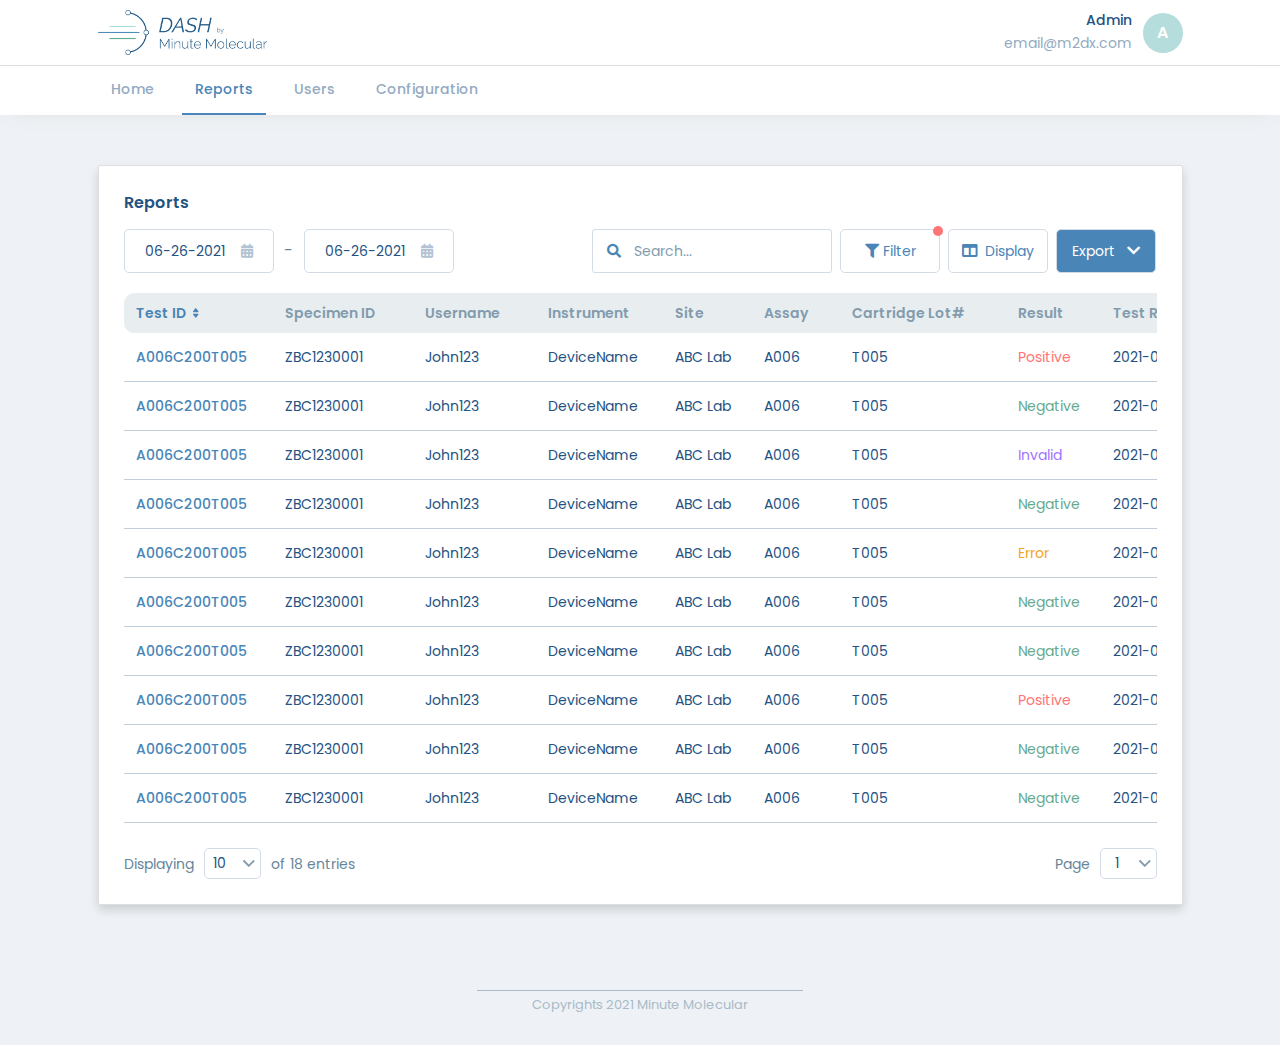
<file: reports.html>
<!DOCTYPE html>
<html lang="en">
  <head>
    <meta charset="utf-8">
    <meta name="description" content="">
    <meta name="viewport" content="width=device-width, initial-scale=1">
    <meta property="og:title" content="">
    <meta property="og:type" content="">
    <meta property="og:url" content="">
    <meta property="og:image" content="">

    <title>DASH - Reports</title>
    <link rel="icon" href="assets/images/favicon.png">

    <!-- Poppins google fonts -->
    <link rel="preconnect" href="https://fonts.gstatic.com">
    <link href="https://fonts.googleapis.com/css2?family=Poppins:wght@400;500;600&display=swap" rel="stylesheet">

    <!-- CSS Files-->
    <link rel="stylesheet" href="assets/css/normalize.css">
    <link rel="stylesheet" href="assets/css/bootstrap.min.css">
    <link rel="stylesheet" href="assets/css/bootstrap5.min.css">
    <link rel="stylesheet" href="assets/css/fontawesome.min.css">

    <link rel="stylesheet" href="assets/css/style.css">
    <link rel="stylesheet" href="assets/css/responsive.css">
  </head>
  <body>
    
    <!--**************START HEADER AREA**************-->
    <header class="sk-header-area">
        <div class="container">
            <div class="sk-header">
                <!-- logo -->
                <div class="sk-logo">
                    <a href="index.html">
                        <img src="assets/images/logo.png" alt="logo">
                    </a>
                    <a class="dash-icon" href="index.html">
                        <img src="assets/images/bars.png" alt="logo">
                    </a>
                </div>
                <div class="sk-admin-prfl">
                    <ul>
                        <li><p>Admin</p><a href="#">email@m2dx.com</a></li>
                        <li><span>A</span></li>
                    </ul>
                    <div class="sk-admin-form">
                        <ul>
                            <li><a class="sk-my-btn" href="#" data-toggle="modal" data-target="#my-account-mdl">My account</a></li>
                            <li><a style="color: #FF7475;" href="#">Logout</a></li>
                        </ul>
                    </div>
                </div>
            </div> 
        </div>
    </header>
    <!--**************END HEADER AREA**************-->

    <!--**************START MENU AREA**************-->
    <section class="sk-menu-area">
        <div class="container">
            <div class="sk-menu">  
                <ul>
                    <li><a href="index.html">Home</a></li>
                    <li><a class="sk-active" href="reports.html">Reports</a></li>
                    <li><a href="users.html">Users</a></li>
                    <li><a href="configuration.html">Configuration</a>
                    </li>
                    </li>
                </ul> 
            </div>
        </div>
    </section>
    <!--**************END MENU AREA**************-->


    <!--**************START USER AREA**************-->
    <section class="sh-user-datatable">
        <div class="container">
            <div class="row">
                <div class="col-lg-12">
                    <div class="card shadow mt-5 mb-5 p-4 ">
                        <div class="card-body">

                            <!-- search -->
                            <div class="row align-items-end">
                                <div class="col-sm-12 col-md-12 col-lg-5">
                                    <div class="total-user sh-reports">
                                        <h4>Reports</h4>
                                    </div>
                                    <div class="reports-date-time">
                                        <div class="left-date-time" tabindex="1">
                                            <ul>
                                                <li>06-26-2021 <i class="fas fa-calendar-alt"></i></li>
                                            </ul>
                                        </div>
                                        <div class="middle-dash">
                                            <span>-</span>
                                        </div>
                                        <div class="right-date-time" tabindex="1">
                                            <ul>
                                                <li>06-26-2021 <i class="fas fa-calendar-alt"></i></li>
                                            </ul>
                                        </div>
                                    </div>
                                </div>
                                <div class="col-sm-12 col-md-12 col-lg-7">
                                    <div class="data-table_filter">
                                        <div class="search-filter">
                                            <form action="">
                                            <button type="submit">
                                                <i class="fas fa-search"></i>
                                            </button>
                                            <input type="search" class="form-control form-control-lg" placeholder="Search...">
                                            </form>
                                        </div>
                                        <div class="sh-report-filter">
                                            <button type="button"  data-toggle="modal" data-target="#sh-reports"><i class="fas fa-filter"></i> Filter</button>
                                        </div>
                                        <div class="sh-reort-display">
                                            <button data-toggle="dropdown"  type="button"><i class="fas fa-columns"></i> Display</button>

                                            <ul class="dropdown-menu sh-dis-dropdown" role="menu" aria-labelledby="dLabel">   
                                                <li>Select columns to display</li>   
                                                <div class="scroll-div-dis">   
                                                <div class="form-check">
                                                    <input class="form-check-input" type="checkbox" value="" id="d_input_1" checked>
                                                    <label class="form-check-label" for="d_input_1">Select All</label>
                                                </div>  
                                                <div class="form-check">
                                                    <input class="form-check-input" type="checkbox" value="" id="d_input_2" checked>
                                                    <label class="form-check-label" for="d_input_2">Test ID</label>
                                                </div>
                                                <div class="form-check">
                                                    <input class="form-check-input" type="checkbox" value="" id="d_input_3" checked>
                                                    <label class="form-check-label" for="d_input_3">Specimen ID</label>
                                                </div>
                                                <div class="form-check">
                                                    <input class="form-check-input" type="checkbox" value="" id="d_input_4" checked>
                                                    <label class="form-check-label" for="d_input_4">Username</label>
                                                </div>
                                                <div class="form-check">
                                                    <input class="form-check-input" type="checkbox" value="" id="d_input_5" checked>
                                                    <label class="form-check-label" for="d_input_5">Instrument</label>
                                                </div>
                                                <div class="form-check">
                                                    <input class="form-check-input" type="checkbox" value="" id="d_input_6" checked>
                                                    <label class="form-check-label" for="d_input_6">Site</label>
                                                </div>
                                                <div class="form-check">
                                                    <input class="form-check-input" type="checkbox" value="" id="d_input_7" checked>
                                                    <label class="form-check-label" for="d_input_7">Assay</label>
                                                </div>
                                                <div class="form-check">
                                                    <input class="form-check-input" type="checkbox" value="" id="d_input_8" checked>
                                                    <label class="form-check-label" for="d_input_8">Cartridge Lot#</label>
                                                </div>
                                                <div class="form-check">
                                                    <input class="form-check-input" type="checkbox" value="" id="d_input_9" checked>
                                                    <label class="form-check-label" for="d_input_9">Result</label>
                                                </div>
                                                <div class="form-check">
                                                    <input class="form-check-input" type="checkbox" value="" id="d_input_11" checked>
                                                    <label class="form-check-label" for="d_input_11">Test Run Time</label>
                                                </div>
                                                <div class="form-check">
                                                    <input class="form-check-input" type="checkbox" value="" id="d_input_12" checked>
                                                    <label class="form-check-label" for="d_input_12">Specimen Type</label>
                                                </div>
                                                </div> 
                                                <div class="dis-button">
                                                    <button class="dis-cancel">Cancel</button>
                                                    <button class="dis-view">View</button>
                                                </div>
                                            </ul>

                                        </div>
                                        <div class="sh-reort-export">
                                            <button type="button">Export <i class="fas fa-chevron-down"></i></button>
                                            <ul class="sh-dropdown">
                                                <li><a href="#" class="sh-dropdown-item">CSV</a></li>
                                                <li><a href="#" class="sh-dropdown-item">XLSX</a></li>
                                            </ul>
                                        </div>

                                    </div>
                                </div>
                            </div>

                            <!-- data-table -->
                            <div class="row">
                                <div class="col-md-12">
                                    <div class="table-responsive sh-datatable sh-reports">
                                    <table class="table table" id="dataTable" width="100%">
                                        <thead>
                                            <tr>
                                                <th class="sh-date-add">Test ID&nbsp; <img src="assets/images/date-time.png" alt="img-icon"></th>
                                                <th>Specimen ID&nbsp;<i class="fas fa-sort-down" style="visibility: hidden;"></i></th>
                                                <th>Username&nbsp;<i class="fas fa-sort-down" style="visibility: hidden;"></i></th>
                                                <th>Instrument<i class="fas fa-sort-down" style="visibility: hidden;"></th>
                                                <th>Site&nbsp;<i class="fas fa-sort-down" style="visibility: hidden;"></i></th>
                                                <th>Assay&nbsp;<i class="fas fa-sort-down" style="visibility: hidden;"></i></th>
                                                <th>Cartridge Lot#&nbsp;<i class="fas fa-sort-down" style="visibility: hidden;"></i></th>
                                                <th>Result&nbsp;<i class="fas fa-sort-down" style="visibility: hidden;"></i></th>
                                                <th>Test Run Time&nbsp;<i class="fas fa-sort-down" style="visibility: hidden;"></i></th>

                                                <th>Specimen Type&nbsp;<i class="fas fa-sort-down" style="visibility: hidden;"></i></th>
                                            </tr>
                                        </thead>
                                        <tbody>
                                            <tr>
                                                <td><a href="#">A006C200T005</a></td>
                                                <td>ZBC1230001</td>
                                                <td>John123</td>
                                                <td>DeviceName</td>
                                                <td>ABC Lab</td>
                                                <td>A006</td>
                                                <td>T005</td>
                                                <td class="pos">Positive</td>
                                                <td>2021-06-05T18:43:59Z</td>
                                                <td>Swab - 30 mm breakpoint</td>
                                            </tr>
                                            <tr>
                                                <td><a href="#">A006C200T005</a></td>
                                                <td>ZBC1230001</td>
                                                <td>John123</td>
                                                <td>DeviceName</td>
                                                <td>ABC Lab</td>
                                                <td>A006</td>
                                                <td>T005</td>
                                                <td class="neg">Negative</td>
                                                <td>2021-06-05T18:43:59Z</td>
                                                <td>Swab - 30 mm breakpoint</td>
                                            </tr>
                                            <tr>
                                                <td><a href="#">A006C200T005</a></td>
                                                <td>ZBC1230001</td>
                                                <td>John123</td>
                                                <td>DeviceName</td>
                                                <td>ABC Lab</td>
                                                <td>A006</td>
                                                <td>T005</td>
                                                <td class="inv">Invalid</td>
                                                <td>2021-06-05T18:43:59Z</td>
                                                <td>Swab - 30 mm breakpoint</td>
                                            </tr>
                                            <tr>
                                                <td><a href="#">A006C200T005</a></td>
                                                <td>ZBC1230001</td>
                                                <td>John123</td>
                                                <td>DeviceName</td>
                                                <td>ABC Lab</td>
                                                <td>A006</td>
                                                <td>T005</td>
                                                <td class="neg">Negative</td>
                                                <td>2021-06-05T18:43:59Z</td>
                                                <td>Swab - 30 mm breakpoint</td>
                                            </tr>
                                            <tr>
                                                <td><a href="#">A006C200T005</a></td>
                                                <td>ZBC1230001</td>
                                                <td>John123</td>
                                                <td>DeviceName</td>
                                                <td>ABC Lab</td>
                                                <td>A006</td>
                                                <td>T005</td>
                                                <td class="err">Error</td>
                                                <td>2021-06-05T18:43:59Z</td>
                                                <td>Swab - 30 mm breakpoint</td>
                                            </tr>
                                            <tr>
                                                <td><a href="#">A006C200T005</a></td>
                                                <td>ZBC1230001</td>
                                                <td>John123</td>
                                                <td>DeviceName</td>
                                                <td>ABC Lab</td>
                                                <td>A006</td>
                                                <td>T005</td>
                                                <td class="neg">Negative</td>
                                                <td>2021-06-05T18:43:59Z</td>
                                                <td>Swab - 30 mm breakpoint</td>
                                            </tr>
                                            <tr>
                                                <td><a href="#">A006C200T005</a></td>
                                                <td>ZBC1230001</td>
                                                <td>John123</td>
                                                <td>DeviceName</td>
                                                <td>ABC Lab</td>
                                                <td>A006</td>
                                                <td>T005</td>
                                                <td class="neg">Negative</td>
                                                <td>2021-06-05T18:43:59Z</td>
                                                <td>Swab - 30 mm breakpoint</td>
                                            </tr>
                                            <tr>
                                                <td><a href="#">A006C200T005</a></td>
                                                <td>ZBC1230001</td>
                                                <td>John123</td>
                                                <td>DeviceName</td>
                                                <td>ABC Lab</td>
                                                <td>A006</td>
                                                <td>T005</td>
                                                <td class="pos">Positive</td>
                                                <td>2021-06-05T18:43:59Z</td>
                                                <td>Swab - 30 mm breakpoint</td>
                                            </tr>
                                            <tr>
                                                <td><a href="#">A006C200T005</a></td>
                                                <td>ZBC1230001</td>
                                                <td>John123</td>
                                                <td>DeviceName</td>
                                                <td>ABC Lab</td>
                                                <td>A006</td>
                                                <td>T005</td>
                                                <td class="neg">Negative</td>
                                                <td>2021-06-05T18:43:59Z</td>
                                                <td>Swab - 30 mm breakpoint</td>
                                            </tr>
                                            <tr>
                                                <td><a href="#">A006C200T005</a></td>
                                                <td>ZBC1230001</td>
                                                <td>John123</td>
                                                <td>DeviceName</td>
                                                <td>ABC Lab</td>
                                                <td>A006</td>
                                                <td>T005</td>
                                                <td class="neg">Negative</td>
                                                <td>2021-06-05T18:43:59Z</td>
                                                <td>Swab - 30 mm breakpoint</td>
                                            </tr>
                                        </tbody>
                                    </table>
                                    </div>
                                </div>
                            </div>

                            <!-- data filter -->
                            <div class="row data-tb-length">
                                <div class="col-12 col-sm-8 col-md-6">
                                    <div class="dataTables_length">
                                    <label><p>Displaying </p> 
                                        <select name="" >
                                            <option value="10">10</option>
                                            <option value="25">25</option>
                                            <option value="50">50</option>
                                            <option value="100">100</option>
                                        </select> 
                                        <p>of 18 entries</p>
                                    </label>
                                    </div>
                                </div>
                                <div class="col-12 col-sm-4 col-md-6">
                                    <div class="sh-pagination">
                                    <label><p>Page </p> 
                                        <select name="" >
                                            <option value="1">1</option>
                                            <option value="2">2</option>
                                            <option value="3">3</option>
                                        </select> 
                                    </label>
                                    </div>
                                </div>
                            </div>
                        </div>
                    </div>
                </div>
            </div>
        </div>
    </section>
    <!--**************END USER AREA**************-->


    <!--*************START FOOTER AREA**************-->
    <footer class="sk-footer-area">
        <div class="container">
            <div class="sk-footer">
                <p>Copyrights 2021 Minute Molecular</p>
            </div>
        </div>
    </footer>
    <!--**************END FOOTER AREA**************-->


    <!--**************START MOBILE MENU AREA**************-->
    <div class="sk-mobile-menu"> 
        <div class="sk-admin-prfl2">
            <ul>
                <li><span>A</span></li>
                <li><p>Admin</p><a href="#">email@m2dx.com</a></li> 
            </ul>
            <div class="sk-admin-form">
                <ul>
                    <li><a class="sk-my-btn" href="#">My Account</a></li>
                    <li><a style="color: #FF7475;" href="#">Logout</a></li>
                </ul>
            </div>
        </div>
        <div class="sk-menu-area2">
            <div class="container">
                <div class="sk-menu">  
                    <ul>
                        <li><a href="#">Home</a></li>
                        <li><a href="#">Reports</a></li>
                        <li><a class="sk-active" href="#">Users</a></li>
                        <li><a href="#">Configuration</a></li>
                    </ul> 
                </div>
            </div>
        </div>
    </div>
    <!--**************END MOBILE MENU AREA**************-->

    <!-- Modal - My account -->
    <div class="modal fade" id="my-account-mdl" tabindex="-1" role="dialog" aria-labelledby="formModal"
      aria-hidden="true">
      <div class="modal-dialog" role="document">
        <div class="modal-content">
          <div class="modal-header">
            <h5 class="modal-title" id="formModal">MY Account</h5>
          </div>
          <div class="modal-body">
            <form class="">
              <div class="form-group">
                <label for="ins-name">Name<span>*</span></label>
                <input type="text" id="ins-name" class="form-control" placeholder="Name" name="ins-name" value="John Smith">
              </div>
              <div class="form-group redonly-emil">
                <!-- allert-msg -->
                <div class="email-alerat-msg">
                    <p>Email address cannot be changed</p>
                </div>

                <label for="email-click" class="form-label">Email Address</label>
                <input type="email" id="email-click" class="form-control" placeholder="Site Name" name="email" value="john@m2dx.com" readonly>
              </div>
              <div class="form-group">
                <label for="" class="form-label">Password</label>
                <div class="row">
                    <div class="col-12 col-md-6">
                        <button type="button" class="mdl-change-pass-btn" >Change password</button>
                    </div>
                </div>
              </div>
              <div class="form-group sh-form-trush">
                <div class="mdl-trash-btn">
                </div>
                <div class="mdl-btn-group">
                  <button type="button" class="mdl-cancel-btn" data-dismiss="modal" aria-label="Close">Cancel</button>
                  <button type="submit" class="mdl-save-btn">Save</button>
                </div>
              </div>
            </form>
          </div>
        </div>
      </div>
    </div>

    <!-- Reports filter Modal -->
    <div class="modal fade" id="sh-reports" tabindex="-1" role="dialog" aria-labelledby="formModal"
      aria-hidden="true">
      <div class="modal-dialog" role="document">
        <div class="modal-content">
          <div class="modal-header">
            <h5 class="modal-title" id="formModal">Filter</h5>
          </div>
          <div class="modal-body">
            <form class="">
                <div class="sh-reports-select">

                    <div class="accordion" id="reports">
                        <div class="accordion-item">
                            <h2 class="accordion-header" id="headingOne">
                              <button class="accordion-button collapsed" type="button" data-bs-toggle="collapse" data-bs-target="#collapseOne" aria-expanded="true" aria-controls="collapseOne">User</button>
                            </h2>
                            <div id="collapseOne" class="accordion-collapse collapse" aria-labelledby="headingOne" data-bs-parent="#reports">
                              <div class="accordion-body">
                                    <div class="form-check">
                                        <input class="form-check-input" type="checkbox" value="" id="user-check-1" checked>
                                        <label class="form-check-label" for="user-check-1">User A</label>
                                    </div>
                                    <div class="form-check">
                                        <input class="form-check-input" type="checkbox" value="" id="user-check-2" >
                                        <label class="form-check-label" for="user-check-2">User B</label>
                                    </div>
                                    <div class="form-check">
                                        <input class="form-check-input" type="checkbox" value="" id="user-check-3" checked>
                                        <label class="form-check-label" for="user-check-3">User ABC</label>
                                    </div>
                              </div>
                            </div>
                        </div>

                        <div class="accordion-item">
                            <h2 class="accordion-header" id="headingTwo">
                              <button class="accordion-button collapsed" type="button" data-bs-toggle="collapse" data-bs-target="#collapseTwo" aria-expanded="false" aria-controls="collapseTwo">
                                Instrument
                              </button>
                            </h2>
                            <div id="collapseTwo" class="accordion-collapse collapse" aria-labelledby="headingTwo" data-bs-parent="#reports">
                              <div class="accordion-body">
                                <div class="form-check">
                                    <input class="form-check-input" type="checkbox" value="" id="ins-check-1" checked>
                                    <label class="form-check-label" for="ins-check-1">Instrument Name</label>
                                </div>
                                <div class="form-check">
                                    <input class="form-check-input" type="checkbox" value="" id="ins-check-2" >
                                    <label class="form-check-label" for="ins-check-2">ABCD1234567890</label>
                                </div>
                                <div class="form-check">
                                    <input class="form-check-input" type="checkbox" value="" id="ins-check-3" checked>
                                    <label class="form-check-label" for="ins-check-3">Instrument Name</label>
                                </div>
                              </div>
                            </div>
                        </div>

                        <div class="accordion-item">
                            <h2 class="accordion-header" id="headingThree">
                              <button class="accordion-button collapsed" type="button" data-bs-toggle="collapse" data-bs-target="#collapseThree" aria-expanded="false" aria-controls="collapseThree">
                                Site
                              </button>
                            </h2>
                            <div id="collapseThree" class="accordion-collapse collapse" aria-labelledby="headingThree" data-bs-parent="#reports">
                              <div class="accordion-body">
                                <div class="form-check">
                                    <input class="form-check-input" type="checkbox" value="" id="site-check-1" checked>
                                    <label class="form-check-label" for="site-check-1">Site A</label>
                                </div>
                                <div class="form-check">
                                    <input class="form-check-input" type="checkbox" value="" id="site-check-2" checked>
                                    <label class="form-check-label" for="site-check-2">Site B</label>
                                </div>
                              </div>
                            </div>
                        </div>

                        <div class="accordion-item">
                            <h2 class="accordion-header" id="headingFour">
                              <button class="accordion-button collapsed" type="button" data-bs-toggle="collapse" data-bs-target="#collapseFour" aria-expanded="false" aria-controls="collapseFour">
                                Result
                              </button>
                            </h2>
                            <div id="collapseFour" class="accordion-collapse collapse" aria-labelledby="headingFour" data-bs-parent="#reports">
                              <div class="accordion-body">
                                <div class="form-check">
                                    <input class="form-check-input" type="checkbox" value="" id="res-check-1" checked>
                                    <label class="form-check-label" for="res-check-1">Result A</label>
                                </div>
                                <div class="form-check">
                                    <input class="form-check-input" type="checkbox" value="" id="res-check-3" checked>
                                    <label class="form-check-label" for="res-check-3">Result B</label>
                                </div>
                              </div>
                            </div>
                        </div>
                    </div>
              <div class="form-group sh-form-trush sh-reports">
                <div class="mdl-trash-btn">
                    <button type="submit"><i class="fas fa-times"></i>Clear All Filters</button>
                </div>
                <div class="mdl-btn-group">
                  <button type="button" class="mdl-cancel-btn" data-dismiss="modal" aria-label="Close">Cancel</button>
                  <button type="submit" class="mdl-save-btn">Apply</button>
                </div>
              </div>
            </form>
          </div>
        </div>
      </div>
    </div>

    <!-- end modal -->



 

    <!-- JS Files -->
    <script src="assets/js/jquery.min.js"></script>
    <script src="assets/js/popper.min.js"></script>
    <script src="assets/js/bootstrap.min.js"></script>
    <script src="assets/js/bootstrap5.min.js"></script>
    <script src="assets/js/pie-chart.js"></script>
    <script src="assets/js/scripts.js"></script>

  </body>
</html>
</file>
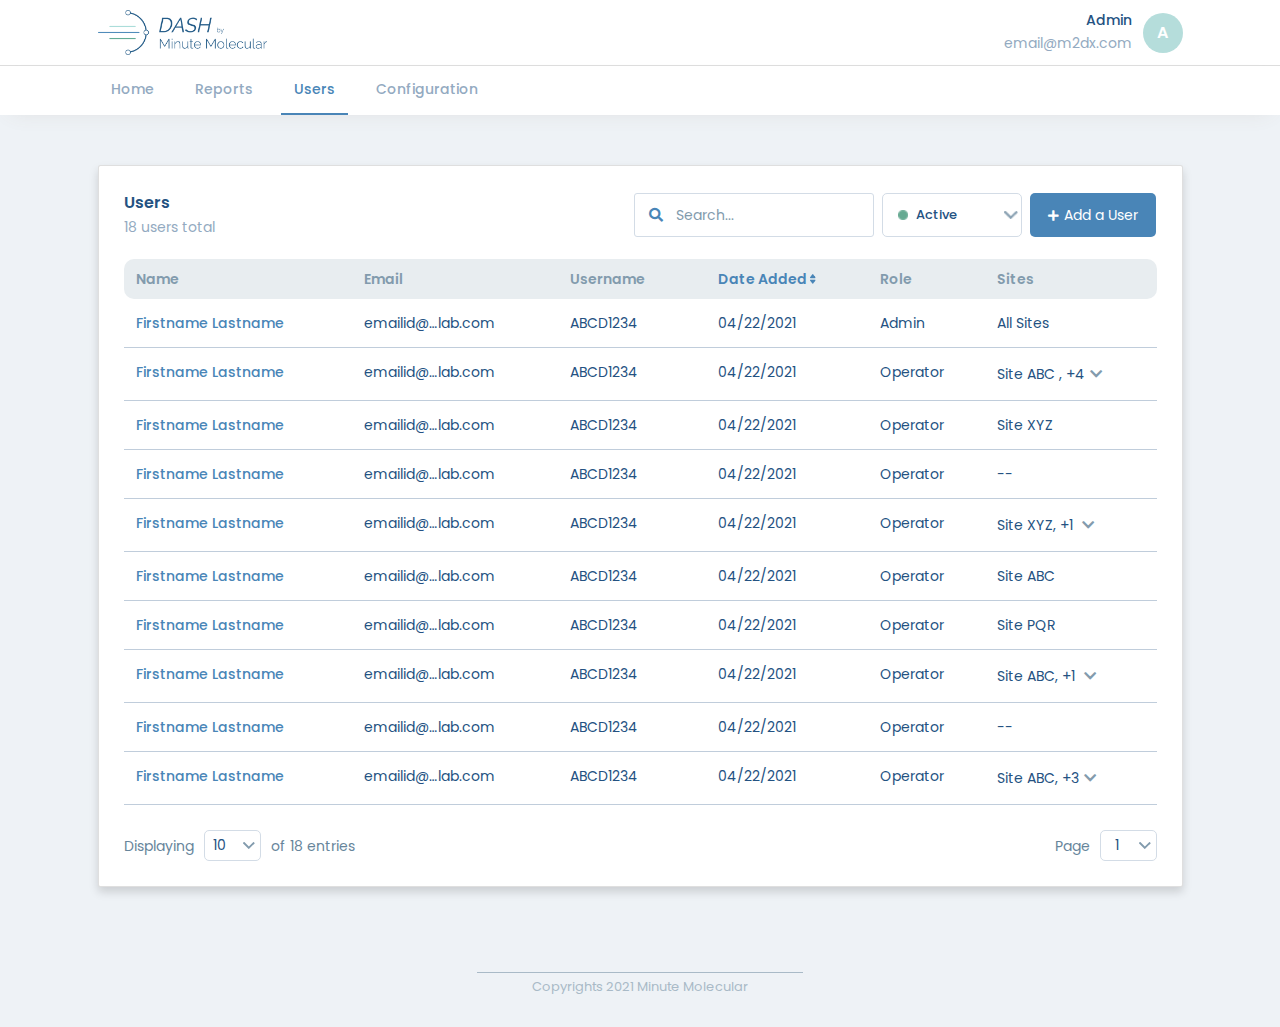
<file: users.html>
<!DOCTYPE html>
<html lang="en">
  <head>
    <meta charset="utf-8">
    <meta name="description" content="">
    <meta name="viewport" content="width=device-width, initial-scale=1">
    <meta property="og:title" content="">
    <meta property="og:type" content="">
    <meta property="og:url" content="">
    <meta property="og:image" content="">

    <title>DASH - Users</title>
    <link rel="icon" href="assets/images/favicon.png">

    <!-- Poppins google fonts -->
    <link rel="preconnect" href="https://fonts.gstatic.com">
    <link href="https://fonts.googleapis.com/css2?family=Poppins:wght@400;500;600&display=swap" rel="stylesheet">


    <!-- CSS Files-->
    <link rel="stylesheet" href="assets/css/normalize.css">
    <link rel="stylesheet" href="assets/css/bootstrap.min.css">
    <link rel="stylesheet" href="assets/css/bootstrap5.min.css">
    <link rel="stylesheet" href="assets/css/fontawesome.min.css">

    <link rel="stylesheet" href="assets/css/style.css">
    <link rel="stylesheet" href="assets/css/responsive.css">
  </head>
  <body>
    
    <!--**************START HEADER AREA**************-->
    <header class="sk-header-area">
        <div class="container">
            <div class="sk-header">
                <!-- logo -->
                <div class="sk-logo">
                    <a href="index.html">
                        <img src="assets/images/logo.png" alt="logo">
                    </a>
                    <a class="dash-icon" href="index.html">
                        <img src="assets/images/bars.png" alt="logo">
                    </a>
                </div>
                <div class="sk-admin-prfl">
                    <ul>
                        <li><p>Admin</p><a href="#">email@m2dx.com</a></li>
                        <li><span>A</span></li>
                    </ul>
                    <div class="sk-admin-form">
                        <ul>
                            <li><a class="sk-my-btn" href="#" data-toggle="modal" data-target="#my-account-mdl">My account</a></li>
                            <li><a style="color: #FF7475;" href="#">Logout</a></li>
                        </ul>
                    </div>
                </div>
            </div> 
        </div>
    </header>
    <!--**************END HEADER AREA**************-->

    <!--**************START MENU AREA**************-->
    <section class="sk-menu-area">
        <div class="container">
            <div class="sk-menu">  
                <ul>
                    <li><a href="index.html">Home</a></li>
                    <li><a href="reports.html">Reports</a></li>
                    <li><a class="sk-active" href="users.html">Users</a></li>
                    <li><a href="configuration.html">Configuration</a>
                    </li>
                    </li>
                </ul> 
            </div>
        </div>
    </section>
    <!--**************END MENU AREA**************-->


    <!--**************START USER AREA**************-->
    <section class="sh-user-datatable">
        <div class="container">
            <div class="row">
                <div class="col-lg-12">
                    <div class="card shadow mt-5 mb-5 p-4 ">
                        <div class="card-body">

                            <!-- search -->
                            <div class="row align-items-center">
                                <div class="col-5 col-sm-12 col-md-3 col-lg-5">
                                    <div class="total-user">
                                        <h4>Users</h4>
                                        <p>18 users total</p>
                                    </div>
                                </div>
                                <div class="col-7 d-col-block d-sm-none ">
                                    <div class="add-user float-end">
                                        <a href="#" class="user-add-btn"><i class="fas fa-plus"></i>Add a User</a>
                                    </div>
                                </div>
                                <div class="col-sm-12 col-md-9 col-lg-7">
                                    <div class="data-table_filter">
                                        <div class="search-filter">
                                            <form action="">
                                            <button type="submit">
                                                <i class="fas fa-search"></i>
                                            </button>
                                            <input type="search" class="form-control form-control-lg" placeholder="Search...">
                                            </form>
                                        </div>
                                        <div class="new-user-activity">
                                            <div class="user-activity">
                                                <div class=" form-group sh_status user-pages">
                                                    <select id="slick">
                                                        <option value="0" data-imagesrc="assets/images/active-icon.png">Active</option>
                                                        <option value="1" data-imagesrc="assets/images/inactive-icon.png">Inactive</option>
                                                    </select>
                                                </div>
                                            </div>
                                            <div class="add-user">
                                                <a href="add-user_admin.html" class="user-add-btn"><i class="fas fa-plus"></i>Add a User</a>
                                            </div>
                                        </div>

                                    </div>
                                </div>
                            </div>

                            <!-- data-table -->
                            <div class="row">
                                <div class="col-md-12">
                                    <div class="table-responsive sh-datatable">
                                    <table class="table table" id="dataTable" width="100%">
                                        <thead>
                                            <tr>
                                                <th>Name&nbsp;<i class="fas fa-sort-down" style="visibility: hidden;"></i></th>
                                                <th>Email&nbsp;<i class="fas fa-sort-down" style="visibility: hidden;"></i></th>
                                                <th>Username&nbsp;<i class="fas fa-sort-down" style="visibility: hidden;"></i></th>
                                                <th class="sh-date-add">Date Added <img src="assets/images/date-time.png" alt="img-icon"></th>
                                                <th>Role&nbsp;<i class="fas fa-sort-down" style="visibility: hidden;"></i></th>
                                                <th class="sh-th-customdgn">Sites&nbsp;<i class="fas fa-sort-down" style="visibility: hidden;"></i></th>
                                            </tr>
                                        </thead>
                                        <tbody>
                                            <tr>
                                                <td><a href="#">Firstname Lastname</a></td>
                                                <td>emailid@…lab.com</td>
                                                <td>ABCD1234</td>
                                                <td>04/22/2021</td>
                                                <td>Admin</td>
                                                <td>All Sites</td>
                                            </tr>
                                            <tr>
                                                <td><a href="#">Firstname Lastname</a></td>
                                                <td>emailid@…lab.com</td>
                                                <td>ABCD1234</td>
                                                <td>04/22/2021</td>
                                                <td>Operator</td>
                                                <td><ul class="sh-site-select" id="sh_site-acordion">
                                                    <li><a href="#" class="sh_article-title">Site ABC <span>, +4</span><i class="fas fa-chevron-down"></i></a>
                                                        <ul class="sh-site-dropdown">
                                                            <li><a href="#">Site ABC</a></li>
                                                            <li><a href="#">Site ABC</a></li>
                                                            <li><a href="#">Site ABC</a></li>
                                                            <li><a href="#">Site ABC</a></li>
                                                        </ul>
                                                    </li>
                                                </ul></td>
                                            </tr>
                                            <tr>
                                                <td><a href="#">Firstname Lastname</a></td>
                                                <td>emailid@…lab.com</td>
                                                <td>ABCD1234</td>
                                                <td>04/22/2021</td>
                                                <td>Operator</td>
                                                <td>Site XYZ</td>
                                            </tr>
                                            <tr>
                                                <td><a href="#">Firstname Lastname</a></td>
                                                <td>emailid@…lab.com</td>
                                                <td>ABCD1234</td>
                                                <td>04/22/2021</td>
                                                <td>Operator</td>
                                                <td>--</td>
                                            </tr>
                                            <tr>
                                                <td><a href="#">Firstname Lastname</a></td>
                                                <td>emailid@…lab.com</td>
                                                <td>ABCD1234</td>
                                                <td>04/22/2021</td>
                                                <td>Operator</td>
                                                <td><ul class="sh-site-select" id="sh_site-acordion">
                                                    <li><a href="#" class="sh_article-title">Site XYZ<span>, +1</span> <i class="fas fa-chevron-down"></i></a>
                                                        <ul class="sh-site-dropdown">
                                                            <li><a href="#">Site XYZ</a></li>
                                                        </ul>
                                                    </li>
                                                </ul></td>
                                            </tr>
                                            <tr>
                                                <td><a href="#">Firstname Lastname</a></td>
                                                <td>emailid@…lab.com</td>
                                                <td>ABCD1234</td>
                                                <td>04/22/2021</td>
                                                <td>Operator</td>
                                                <td>Site ABC</td>
                                            </tr>
                                            <tr>
                                                <td><a href="#">Firstname Lastname</a></td>
                                                <td>emailid@…lab.com</td>
                                                <td>ABCD1234</td>
                                                <td>04/22/2021</td>
                                                <td>Operator</td>
                                                <td>Site PQR</td>
                                            </tr>
                                            <tr>
                                                <td><a href="#">Firstname Lastname</a></td>
                                                <td>emailid@…lab.com</td>
                                                <td>ABCD1234</td>
                                                <td>04/22/2021</td>
                                                <td>Operator</td>
                                                <td><ul class="sh-site-select" id="sh_site-acordion">
                                                    <li><a href="#" class="sh_article-title">Site ABC<span>, +1</span> <i class="fas fa-chevron-down"></i></a>
                                                        <ul class="sh-site-dropdown">
                                                            <li><a href="#">Site ABC</a></li>
                                                        </ul>
                                                    </li>
                                                </ul></td>
                                            </tr>
                                            <tr>
                                                <td><a href="#">Firstname Lastname</a></td>
                                                <td>emailid@…lab.com</td>
                                                <td>ABCD1234</td>
                                                <td>04/22/2021</td>
                                                <td>Operator</td>
                                                <td>--</td>
                                            </tr>
                                            <tr>
                                                <td><a href="#">Firstname Lastname</a></td>
                                                <td>emailid@…lab.com</td>
                                                <td>ABCD1234</td>
                                                <td>04/22/2021</td>
                                                <td>Operator</td>
                                                <td><ul class="sh-site-select" id="sh_site-acordion">
                                                    <li><a href="#" class="sh_article-title">Site ABC<span>, +3</span><i class="fas fa-chevron-down"></i></a>
                                                        <ul class="sh-site-dropdown">
                                                            <li><a href="#">Site ABC</a></li>
                                                            <li><a href="#">Site ABC</a></li>
                                                            <li><a href="#">Site ABC</a></li>
                                                        </ul>
                                                    </li>
                                                </ul></td>
                                            </tr>
                                        </tbody>
                                    </table>
                                    </div>
                                </div>
                            </div>

                            <!-- data filter -->
                            <div class="row data-tb-length">
                                <div class="col-12 col-sm-8 col-md-6">
                                    <div class="dataTables_length">
                                    <label><p>Displaying </p> 
                                        <select name="" >
                                            <option value="10">10</option>
                                            <option value="25">25</option>
                                            <option value="50">50</option>
                                            <option value="100">100</option>
                                        </select> 
                                        <p>of 18 entries</p>
                                    </label>
                                    </div>
                                </div>
                                <div class="col-12 col-sm-4 col-md-6">
                                    <div class="sh-pagination">
                                    <label><p>Page </p> 
                                        <select name="" >
                                            <option value="1">1</option>
                                            <option value="2">2</option>
                                            <option value="3">3</option>
                                        </select> 
                                    </label>
                                    </div>
                                </div>
                            </div>
                        </div>
                    </div>
                </div>
            </div>
        </div>
    </section>
    <!--**************END USER AREA**************-->


    <!--*************START FOOTER AREA**************-->
    <footer class="sk-footer-area">
        <div class="container">
            <div class="sk-footer">
                <p>Copyrights 2021 Minute Molecular</p>
            </div>
        </div>
    </footer>
    <!--**************END FOOTER AREA**************-->


    <!--**************START MOBILE MENU AREA**************-->
    <div class="sk-mobile-menu"> 
        <div class="sk-admin-prfl2">
            <ul>
                <li><span>A</span></li>
                <li><p>Admin</p><a href="#">email@m2dx.com</a></li> 
            </ul>
            <div class="sk-admin-form">
                <ul>
                    <li><a class="sk-my-btn" href="#">My Account</a></li>
                    <li><a style="color: #FF7475;" href="#">Logout</a></li>
                </ul>
            </div>
        </div>
        <div class="sk-menu-area2">
            <div class="container">
                <div class="sk-menu">  
                    <ul>
                        <li><a href="#">Home</a></li>
                        <li><a href="#">Reports</a></li>
                        <li><a class="sk-active" href="#">Users</a></li>
                        <li><a href="#">Configuration</a></li>
                    </ul> 
                </div>
            </div>
        </div>
    </div>
    <!--**************END MOBILE MENU AREA**************-->

    <!-- Modal - My account -->
    <div class="modal fade" id="my-account-mdl" tabindex="-1" role="dialog" aria-labelledby="formModal"
      aria-hidden="true">
      <div class="modal-dialog" role="document">
        <div class="modal-content">
          <div class="modal-header">
            <h5 class="modal-title" id="formModal">MY Account</h5>
          </div>
          <div class="modal-body">
            <form class="">
              <div class="form-group">
                <label for="ins-name">Name<span>*</span></label>
                <input type="text" id="ins-name" class="form-control" placeholder="Name" name="ins-name" value="John Smith">
              </div>
              <div class="form-group redonly-emil">
                <!-- allert-msg -->
                <div class="email-alerat-msg">
                    <p>Email address cannot be changed</p>
                </div>

                <label for="email-click" class="form-label">Email Address</label>
                <input type="email" id="email-click" class="form-control" placeholder="Site Name" name="email" value="john@m2dx.com" readonly>
              </div>
              <div class="form-group">
                <label for="" class="form-label">Password</label>
                <div class="row">
                    <div class="col-12 col-md-6">
                        <button type="button" class="mdl-change-pass-btn" >Change password</button>
                    </div>
                </div>
              </div>
              <div class="form-group sh-form-trush">
                <div class="mdl-trash-btn">
                </div>
                <div class="mdl-btn-group">
                  <button type="button" class="mdl-cancel-btn" data-dismiss="modal" aria-label="Close">Cancel</button>
                  <button type="submit" class="mdl-save-btn">Save</button>
                </div>
              </div>
            </form>
          </div>
        </div>
      </div>
    </div>
    <!-- End modal -->


 

    <!-- JS Files -->
    <script src="assets/js/jquery.min.js"></script>
    <script src="assets/js/popper.min.js"></script>
    <script src="assets/js/bootstrap.min.js"></script>
    <script src="assets/js/bootstrap5.min.js"></script>
    <script src="assets/js/pie-chart.js"></script>
    <script src="assets/js/jquery.ddslick.min.js"></script>
    <script src="assets/js/scripts.js"></script>
  </body>
</html>
</file>
<file: assets/css/style.css>
/*********************************/
/***********1.GLOBAL CSS*********/
/********************************/

body {
  position: relative;
  margin: 0; 
  padding: 0; 
  font-size: 16px; 
  font-size: 16px; 
  font-size: 1.6rem;
  background: #EEF2F6;
  font-family: 'Poppins', sans-serif;
}
html {
  font-size: 62.5%;
  line-height: 25px;
  line-height: 25px;
  line-height: 25px;
  line-height: 2.5rem;
}
h1,
h2,
h3,
h4,
h5,
h6,
p {
  margin: 0;
  padding: 0;
  font-family: 'Poppins';
}
ul {
  margin: 0;
  padding: 0;
  list-style: none;
}
a {
  text-decoration: none;
  display: inline-block;
}
h2 {
  color: #67859B;
  font-size: 22px;
  font-size: 2.2rem;
  font-weight: 400;
}
h3 {
  color: #245282;
  font-size: 15px;
  font-size: 1.5rem;
  font-weight: 500;
}
h4 {
  color: #4985B7;
  font-size: 14px;
  font-size: 1.4rem;
  font-weight: 600;
}
p {
  color: #67859B;
  font-size: 13px;
  font-size: 1.3rem;
  font-weight: 400;
}

.container{
  max-width: 1100px;
  width: 100%;
}




/*********************************/
/********** HEADER AREA CSS*******/
/********************************/

.sk-header-area {
  padding: 20px 0;
  padding: 1rem 0;
  border-bottom: 1px solid #ddd;
  border-bottom: 0.1rem solid #ddd;
  background: #fff;
}
.sk-header {
  display: -webkit-box;
  display: -ms-flexbox;
  display: flex;
  -webkit-box-pack: justify;
  -ms-flex-pack: justify;
  justify-content: space-between;
}
.sk-admin-prfl2 ul li p,
.sk-admin-prfl ul li p {
  color: #245282;
  font-size: 14px;
  font-size: 1.4rem;
  font-weight: 500;
  display: -webkit-box;
  display: -ms-flexbox;
  display: flex;
  -webkit-box-pack: end;
  -ms-flex-pack: end;
  justify-content: flex-end;
}
.sk-admin-prfl2 ul li a,
.sk-admin-prfl ul li a {
  color: #93AAC1; 
  font-size: 14px; 
  font-size: 1.4rem;
  font-weight: 400;
}
.sk-admin-prfl2 ul,
.sk-admin-prfl ul {
  display: -webkit-box;
  display: -ms-flexbox;
  display: flex;
  -webkit-box-align: center;
  -ms-flex-align: center;
  align-items: center;
  -webkit-box-pack: center;
  -ms-flex-pack: center;
  justify-content: center;
}
.sk-admin-prfl2 ul li span,
.sk-admin-prfl ul li span {
  color: #fff; 
  width: 40px; 
  width: 4rem; 
  background: #B5DDDB;
  border-radius: 50%;
  height: 40px;
  height: 4rem;
  display: block;
  margin-left: 11px;
  display: -webkit-box;
  display: -ms-flexbox;
  display: flex;
  -webkit-box-align: center;
  -ms-flex-align: center;
  align-items: center;
  -webkit-box-pack: center;
  -ms-flex-pack: center;
  justify-content: center;
  font-size: 16px;
  font-size: 1.6rem;
  font-weight: 600;
}
.sk-admin-prfl {
  cursor: pointer;
  position: relative;

}
.sk-admin-prfl2:hover .sk-admin-form,
.sk-admin-prfl:hover .sk-admin-form{
  opacity: 1;
  -ms-filter: "progid:DXImageTransform.Microsoft.Alpha(Opacity=100)";
  visibility: visible;
  z-index: 99;
}
.sk-logo img {
  max-width: 170px;
}
.sk-admin-form {
  position: absolute;
  top: 110%;
  left: 30%;
  background: #fff;
  width: 70%;
  border: 1px solid #E7EBF0;
  border: 0.1rem solid #E7EBF0;
  box-shadow: 2px 2px 10px #ddd;
  border-radius: 0.5rem;
  visibility: hidden;
  opacity: 0;
  -ms-filter: "progid:DXImageTransform.Microsoft.Alpha(Opacity=0)";
  -webkit-transition: 0.3s;
  transition: 0.3s;

}
.sk-admin-form ul {
  display: -webkit-box;
  display: -ms-flexbox;
  display: flex;
  -webkit-box-orient: vertical;
  -webkit-box-direction: normal;
  -ms-flex-direction: column;
  flex-direction: column;
  -webkit-box-pack: left !important;
  -ms-flex-pack: left !important;
  justify-content: left !important;
  -webkit-box-align: first baseline;
  -ms-flex-align: first baseline;
  align-items: first baseline;
}
.sk-admin-form ul li{
  -webkit-box-flex: 0;
  -ms-flex: 0 0 100%;
  flex: 0 0 100%;
  width: 100%;
  -webkit-transition: 0.3s;
  transition: 0.3s;
}
.sk-admin-form ul li:hover{
  background: #F3F6F8;
}
.sk-admin-form ul li a {
  color: #93AAC1;
  font-size: 14px;
  font-weight: 500;
  line-height: 24px;
  padding: 12px 16px;
}
.sk-admin-form ul li a:hover {
  color: #4985B7;
}
section.covid-chat-area {
  width: 100%;
  overflow: hidden;
}

/*********************************/
/********** MENU AREA CSS*******/
/********************************/

.sk-menu-area {
  box-shadow: 0px 7px 22px -11px #ddd;
  background: #fff;
}
.sk-menu ul {
  display: -webkit-box;
  display: -ms-flexbox;
  display: flex;  
}
.sk-menu ul li{
  position: relative;
}
.sk-menu ul li a {
  color: #93AAC1;
  font-size: 14px;
  font-size: 1.4rem;
  font-weight: 500;
  padding: 13px;
  margin-right: 15px;
  margin-right: 1.5rem; 
  border-bottom: 2px solid transparent;
} 
.sk-menu ul li a.sk-active,
.sk-menu ul li a:hover,
.sk-menu ul li a:focus{
  border-bottom: 2px solid #4985B7;
  color: #4985B7;
}
.sk-menu ul li:hover > ul {
  visibility: visible;
  opacity: 1;
  -ms-filter: "progid:DXImageTransform.Microsoft.Alpha(Opacity=100)";
  z-index: 99;
  background: #fff;
}
.sk-menu ul ul {
  position: absolute;
  -webkit-box-orient: vertical;
  -webkit-box-direction: normal;
  -ms-flex-direction: column;
  flex-direction: column;
  top: 100%;
  border: 1px solid #E7EBF0;
  border: 0.1rem solid #E7EBF0;
  width: 90%;
  border-radius: 0.5rem;
  box-shadow: 2px 2px 10px #ddd;
  opacity: 0;
  -ms-filter: "progid:DXImageTransform.Microsoft.Alpha(Opacity=0)";
  visibility: hidden; 
}
.sk-menu ul ul li:hover{
  background: #F3F6F8; 
}
.sk-menu ul ul li{
 padding: 2px 10px;
 padding: 0.2rem 1rem;
}
.sk-menu ul ul li a{
  display: block;
}
.sk-menu ul ul li a:hover{
  border-bottom: none;
}
.sk-mobile-menu{
  display: none;
}
.dash-icon {
  display: none;
}
/*********************************/
/********* WELCOME AREA CSS*******/
/********************************/


.sk-welcome-area {
  padding: 40px 0 10px 0;
}
section.sk-welcome-area.sk-site-drop-2{
  padding-top: 15px;
}
.sk-site-drp ul {
  display: -webkit-box;
  display: -ms-flexbox;
  display: flex;
  -webkit-box-pack: justify;
  -ms-flex-pack: justify;
  justify-content: space-between;
}

.sk-site-drp ul::-webkit-scrollbar {
  width: 8px;
  margin-right: 6px;
}
.sk-site-drp ul::-webkit-scrollbar-track {
  border-radius: 6px;
}
.sk-site-drp ul::-webkit-scrollbar-thumb {
  background: #D9E1E9; 
  border-radius: 6px;
}
.sk-site-drp ul li a {
  color: #245282;
  font-size: 14px;
  font-size: 1.4rem;
  font-weight: 400;
  display: block;
  padding-top: 2px;
}
.sk-site-drp ul li i {
  color: #245282;
  font-size: 14px;
  font-size: 1.4rem;
}
.sk-site-drp {
  cursor: pointer;
  border: 1px solid #D3DCE6;
  padding: 3px 8px;
  padding: 8px 12px;
  border-radius: 0.5rem;
  position: relative;
  background: #fff;
  transition: 0.2s;
}
.sh-instruments-drp,
.sh-welcome .sh-site-drp{
  max-width: 250px;
  width: 100%;
}
.sh-welcome .sh-site-drp{
  margin-top: 18px;
}
.sk-site-drp.sh-week-drp {
  max-width: 160px;
  width: 100%;
}
.sk-site-drp:hover{
  border: 1px solid #5782B2;
} 
.sk-site-drp:hover .sk-sec-drp {
  opacity: 1;
  -ms-filter: "progid:DXImageTransform.Microsoft.Alpha(Opacity=100)";
  visibility: visible;
  z-index: 99;
  background: #fff;
}
ul.sk-sec-drp li a {
  padding: 5px 12px;
  line-height: 24px;
}
.sk-sec-drp{
  -webkit-box-orient: vertical;
  -webkit-box-direction: normal;
  -ms-flex-direction: column;
  flex-direction: column;
  position: absolute;
  top: 106%;
  left: 0;
  width: 100%; 
  height: 120px;
  overflow: auto; 
  box-shadow: 2px 2px 10px #ddd;
  border-radius: 0.5rem;
  opacity: 0;
  -ms-filter: "progid:DXImageTransform.Microsoft.Alpha(Opacity=0)";
  visibility: hidden;
}
.sk-sec-drp li a{
  padding: 4px 8px;
  padding: 0.4rem 0.8rem;
} 
.sk-sec-drp li a:hover{
  background: #F3F6F8;
}


/*********************************/
/********* DASH AREA CSS*******/
/********************************/

.sk-single-dash {
  display: -webkit-box;
  display: -ms-flexbox;
  display: flex;
  -webkit-box-align: center;
  -ms-flex-align: center;
  align-items: center;
  padding: 30px 28px;
  box-shadow: 2px 2px 10px #ddd;
  border-radius: 0.5rem;
  border: 1px solid transparent;
  border: 0.1rem solid transparent;
  background: #fff;
}
.sk-single-image {
  width: 50px;
  height: 50px;
  border-radius: 50%;
  display: -webkit-box;
  display: -ms-flexbox;
  display: flex;
  -webkit-box-pack: center;
  -ms-flex-pack: center;
  justify-content: center;
  -ms-flex-line-pack: ;
  align-content: ;
  -webkit-box-align: center;
  -ms-flex-align: center;
  align-items: center;
  color: #5782B2;
  background: #EEF2F6;
  margin-right: 10px;
  margin-right: 1rem;
}
.sk-single-image img {
  width: 20px;
  height: auto;
}
.sk-dash-text a {
  color: #4985B7;
  font-size: 14px;
  font-size: 1.4rem;
  font-weight: 600;
  margin-bottom: 5px;  
  margin-bottom: 0.5rem;
}
.sk-dash-text a:hover {
  text-decoration: underline;
}
.sk-single-dash:hover{
  border: 1px solid #5782B2;
  border: 0.1rem solid #5782B2;
}
.sk-dash-text h4 i {
  background: none;
  -webkit-box-orient: vertical;
  -webkit-box-direction: normal;
  -ms-flex-direction: ;
  flex-direction: ;
  display: initial;
  margin-left: 10px;
  margin-left: 1rem;
}

/*********************************/
/******** DASH DATE AREA CSS*****/
/********************************/


.sk-date-single {
}
.bar-circle {
  position: relative;
  text-align: center;
}
.bar-circle p:first-child {
  font-size: 17px;
  color: #245282;
}
.dk-progress-title {
  margin-bottom: 40px;
}
.bar-circle p {
  position: absolute;
  top: -13px; 
  margin: 0 auto;
  width: 100%;
  height: 100%;
  display: -webkit-box;
  display: -ms-flexbox;
  display: flex;
  -webkit-box-pack: center;
  -ms-flex-pack: center;
  justify-content: center;
  -webkit-box-align: center;
  -ms-flex-align: center;
  align-items: center;
}
.sk-progress-text {
  display: -webkit-box;
  display: -ms-flexbox;
  display: flex;
  -webkit-box-pack: justify;
  -ms-flex-pack: justify;
  justify-content: space-between;
  -ms-flex-wrap: wrap;
  flex-wrap: wrap;
    margin-bottom: 23px;
    margin-top: 40px;
} 
.sk-progress-single {
  -webkit-box-flex: 0;
  -ms-flex: 0 0 50%;
  flex: 0 0 50%;
  display: -webkit-box;
  display: -ms-flexbox;
  display: flex;
  margin: 10px 0;
  margin: 1rem 0;
}
.sk-progress-single span {
  display: block;
  width: 20px;
  height: 20px; 
  border-radius: 0.3rem;
  margin-right: 10px;
  margin-right: 1rem;
}
.sk-progress-single h3 {
  font-weight: 400;
  color: #67859b;
  font-size: 1.3rem;
}
.sk-progress-single:nth-child(1) span{
  background: #FF7475;
}

.sk-progress-single:nth-child(2) span{
  background: #9F74FF ;
}

.sk-progress-single:nth-child(3) span{
  background: #65A991;
}

.sk-progress-single:nth-child(4) span{
  background: #F5A423;
}
.sk-welcome-text h3 {
  padding-bottom: 8px;
  line-height: 10px;
}
.sk-welcome-text.new-class-add h3 {
	padding-bottom: 10px;
  padding-top: 15px;
}
.dk-progress-title h2 {
  margin-bottom: 70px;
  margin-bottom: 7rem;
}
.sk-chart img {
  width: 100%;
  height: 100%;
}
.sk-Screened {
  color: #93AAC1;
  margin-top: 15px !important;
  margin-top: 1.5rem !important;
  font-size: 15px;
  font-size: 1.4rem;
  font-weight: 400;
}
.progress-carousel .owl-nav {
  position: absolute;
  top: 12px;
  right: 35px;
}
.progress-carousel .owl-nav button i {
  font-size: 30px;
  font-size: 3rem;
  font-weight: ;
  color: #829BAD;
  border: 1px solid #D3DCE6;
  border: 0.1rem solid #D3DCE6;
  padding: 3px 10px;
  padding: 0.3rem 1rem;
  background: transparent !important; 
}
.progress-carousel .owl-nav button i:hover{
  color: #829BAD;
  border: 1px solid #829BAD;
  border:0.1rem solid #829BAD;
  background: #fff !important ;
}
.sk-welcome-text {
  padding-bottom: 10px;
}
.sk-date-single {
  padding-top: 18px;
  padding-bottom: 14px;
}




/* .sh-testing,
.sh-sars-cov{
    background: #fff;
    border-radius: 5px;
} */

.sh-testing-statistics {
    display: flex;
    justify-content: start;
    align-items: end;
    margin-bottom: 25px;
    flex-wrap: wrap;
}

/*********************************/
/******** FOOTER AREA CSS*****/
/********************************/


.sk-footer {
  text-align: center;
  padding: 60px 0 30px 0;
  padding:6rem 0 3rem 0;
}
.sk-footer p{
  position: relative;
  color: #A9BAC7;
}

.sk-footer p:after {
  content: '';
  position: absolute;
  width: 30%;
  height: 1px;
  background: #A9BAC7;
  top: -5px;
  top: -0.5rem;
  left: 0;
  right: 0;
  margin: 0 auto;
}


/*********************************/
/******** Account form AREA CSS*****/
/********************************/


.sk-password-change{
  display: none;
}
.sk-welcome-success,
.sk-login-success,
.sk-my-account-area {
  position: fixed;
  top: 80px;  
  width: 352px;
  border-radius: 0.5rem;
  z-index: 9999999999;
  margin: 0 auto;
  left: 0;
  right: 0;
}
.sk-login,
.sk-account {
  background: #fff;
  box-shadow: 2px 2px 10px #ddd; 
  display: none;
}
.form-group label {
  color: #93AAC1;
  font-size: 13px;
  font-size: 1.3rem;
  font-weight: 500;
}
.sk-account h2 {
  background: #4985B7;
  color: #fff;
  font-size: 14px;
  font-size: 1.4rem;
  font-weight: 600;
  padding: 10px 20px;
  padding: 1rem 2rem;
}
#sk-form-account{
  padding: 30px;  
  padding: 3rem;
}
.form-group input {
  border: 1px solid #D3DCE6;
  border: 0.1rem solid #D3DCE6;
  border-radius: 0.5rem;
  width: 100%;
  padding: 8px 10px;
  padding: 0.8rem 1rem;
  font-size: 14px;
  font-size: 1.4rem;
  font-weight: 500;
  margin-bottom: 10px;
  margin-bottom: 1rem;
  line-height: 24px;
}
.form-group a {
  font-size: 13px;
  font-size: 1.3rem;
  font-weight: 700;
  padding: 10px 30px;
  padding: 1rem 3rem;
  color: #4985B7;
  background: #EBF2F7;
  border: none;
  border-radius: 0.5rem;
}
.sk-cencel-btn {
  font-size: 13px;
  font-size: 1.3rem;
  font-weight: 600;
  padding: 10px 30px;
  padding: 1rem 3rem;
  color: #4985B7;
  background: #fff;
  border: 1px solid #D3DCE6;
  border: 0.1rem solid #D3DCE6;
  border-radius: 0.5rem;
  line-height: 22px;
}
.sk-save-btn {
  font-size: 13px;
  font-size: 1.3rem;
  font-weight: 600;
  padding: 10px 30px;
  padding: 1rem 3rem;
  color: #fff;
  background: #4985B7;
  border: none;
  border-radius: 0.5rem;
  line-height: 24px;
}
.sk-save-btn:hover{
  background: #41729B;
  color:#fff;
}
.form-btn {
  margin-top: 30px;
  margin-top: 3rem;
  display: -webkit-box;
  display: -ms-flexbox;
  display: flex;
  -webkit-box-pack: end;
  -ms-flex-pack: end;
  justify-content: flex-end;
}
.sk-login {
  text-align: center;
  padding: 10px 30px;
  padding: 1rem 3rem;
}
.sk-login img {
  width: 70px;
  margin-bottom: 15px;
  margin-bottom: 1.5rem;
}
.sk-login a {
  marker-start: ;
  margin-top: 20px;
  margin-top: 2rem;
} 
.form-btn2 {
  margin: 15px 0;
  margin: 1.5rem 0;
  margin-top: 28px;
}
.sk-welcome-popup p b {
  color: #4985B7;
}
.sk-welcome-popup p {
  margin: 15px auto;
}
.sk-welcome-popup {
}
.form-btn2 .sk-cencel-btn, .form-btn2 .sk-save-btn {
  padding: 10px 12px;
}
a#sk-config-lat:hover {
  background: #F4F4F4;
  color: #4985B7;
  border-color: #F4F4F4;
}
.sk-welcome-success{
  width: 500px;
  /*display: none;*/
}






/* sh all style */
/* =========================================
        sh USER datatable style 
        ===========================================*/
        .sh-user-datatable {}

        .mt-5 {
          margin-top: 50px!important;
          margin-top: 50px!important;
          margin-top: 5rem!important;
        }
        .mb-3{
          margin-bottom: 25px!important;
        }
        .mb-2{
          margin-bottom: 15px!important;
        }

        .sh-sites-datatable table>thead>tr>th,
        .sh-datatable table>thead>tr>th {
          cursor: pointer;
          position: relative;
        }
        .sh-sites-datatable table>thead>tr>th:hover>i,
        .sh-datatable table>thead>tr>th:hover>i{
          visibility: visible !important;
          display: inline-block;
          display: inline-block;
          -webkit-transform: translateY(-2px);
          transform: translateY(-2px);
        }

        .sh-user-datatable .total-user h4,
        .sh-sites-datatable .total-user h4{
          font-size: 16px;
          font-size: 1.6rem;
          font-weight: 600;
          color: #245282;
          line-height: 24px;
          font-family: Poppins;
        }
        .sh-user-datatable .total-user p, 
        .sh-sites-datatable .total-user p {
          font-size: 14px;
          font-size: 1.4rem;
          font-weight: 400;
          color: #93AAC1;
          line-height: 24px;
          font-family: 'Poppins';
        }


        .data-table_filter {
          display: -webkit-box;
          display: -ms-flexbox;
          display: flex;
          -webkit-box-pack: end;
          -ms-flex-pack: end;
          justify-content: flex-end;
          -webkit-box-align: center;
          -ms-flex-align: center;
          align-items: center;
        }


        /* search filter */
        .search-filter{
          background: #fff;
          border-radius: 0.5rem;
          max-width: 240px;
          width: 100%;
          position: relative;
        }
        .search-filter form{
          display: -webkit-box;
          display: -ms-flexbox;
          display: flex;
          -webkit-box-align: center;
          -ms-flex-align: center;
          align-items: center;

        }
        .search-filter form button {
          border: unset;
          outline: unset;
          position: absolute;
          width: 40px;
          background: #fff;
          margin-left: 2px;
          z-index: 255;
          padding: 0;
        }
        .search-filter input {
          outline: unset;
          border: unset;
          font-size: 14px;
          font-size: 1.4rem;
          color: #245282;
          font-weight: 400;
          font-family: 'Poppins';
          border: 1px solid #D3DCE6;
          padding: 10.5px;
          padding-left: 41px;
        }
        .search-filter input::-webkit-input-placeholder{
          color: #829BAD;
        }
        .search-filter input::-moz-placeholder{
          color: #829BAD;
        }
        .search-filter input:-ms-input-placeholder{
          color: #829BAD;
        }
        .search-filter input::placeholder{
          color: #829BAD;
        }
        .search-filter input:focus{
          color: #245282;
          border: 1px solid #4985b7 ;
          box-shadow: unset;
        }
        .search-filter i{
          color: #4985B7;
          font-size: 14px;
        }

        /* user activity */
        .sh-user-datatable select, 
        .sh-sites-datatable select,
        .sh_addnew-user select
        {
          -moz-appearance: none;
          -webkit-appearance: none;
          appearance: none;
          background: transparent;
          background-image: url('../images/d-arrow.png');
          background-repeat: no-repeat;
          background-position-x: 100%;
          background-position-y: 50%;
          padding-right: 20px;
          padding-right: 2rem;
        }
        .new-user-activity {
          display: -webkit-box;
          display: -ms-flexbox;
          display: flex;
          -webkit-box-align: center;
          -ms-flex-align: center;
          align-items: center;
        }
        .user-activity select {
          color: #245282;
          padding: 8px 20px;
          border-radius: 0.5rem;
          outline: unset;
          border: 1px solid #D3DCE6;
        }
        .user-activity select option{
          color: #245282;
        }
        .user-activity select {
          padding-right: 25px;
        }


        .sh-site-drp {
          width: 140px;
          padding: 7.5px 15px;
          border: 1px solid #D3DCE6;
        }
        .sh-site-drp ul{
          -webkit-box-align: center;
          -ms-flex-align: center;
          -ms-grid-row-align: center;
          align-items: center;
        }
        .sh-site-drp ul li{
          width: 100%;
        }
        .sh-site-drp .fa-circle {
          font-size: 9px;
          color: #65A991;
          margin-bottom: 9px;
        }
        i.fas.fa-circle.dw-icon {
          padding: 0 7px;
        }
        i.fas.fa-circle.dw-icon.in-act-icon {
          color: #FF7475;
        }
        .sh-sec-inactive li a{
          line-height: 34px !important;
        }
        .sh-site-drp ul li .sh-ml {
          margin-left: -20px;
        }
        .sh-site-drp .fa-chevron-down {
          font-size: 14px;
          color: #829BAD;
          float: right;
        }
        .sh-sec-active{
          height: auto;
        }
        /* ----------  add user btn  ---------- */
        .user-activity {
          margin-left: 8px;
        }
        .add-user {
          max-width: 140px;
          width: 100%;
          text-align: center;
          margin-left: 8px;
        }
        .add-user .user-add-btn {
          padding: 10px 18px;
          background: #4985B7;
          color: #fff;
          font-size: 14px;
          font-size: 1.4rem;
          font-weight: 400;
          border-radius: 0.5rem;
          font-family: 'Poppins';
          line-height: 24px;
          display: block;
          -webkit-transition: 0.3s;
          transition: 0.3s;
        }
        .add-user .user-add-btn:hover{
          background: #30517E;
        }
        .add-user .user-add-btn i{
          margin-right: 5px;
          font-size: 12px;
        }
        .selecionado_opcion.new-class {
          max-width: 160px;
          width: 100%;
          position: relative;
        }
        .cont_select_int.new-class {
          width: 160px;
        }
        .select_mate.new-class {
          min-width: 160px;
          width: 160px;
          margin-right: 10px;
        }
        .select_mate.first-select, .selecionado_opcion.first-select {
          min-width: inherit;
          width: inherit;
          max-width: inherit;
        }

        /* ------------  datatable  ------------ */
        .sh-datatable{
          margin-top: 20px;
        }
        .sh-datatable>table>thead>tr{
          border-radius: 0.5rem;
          background: #E8EDF0;
        }
        .sh-datatable>tr>td{
          border:none;
          padding-top:0;
          padding-bottom:0;
          height:0;
          margin-top:0;
          margin-bottom:0;
        }
        .sh-datatable>table>thead>tr>th:first-child{
          border-radius: 1rem 0 0 1rem;
        }
        .sh-datatable>table>thead>tr>th:last-child{
          border-radius: 0 1rem 1rem 0;
        }
        .sh-datatable>table>thead>tr>th, .sh-datatable>table>tbody>tr>th, 
        .sh-datatable>table>tfoot>tr>th, .sh-datatable>table>thead>tr>td, 
        .sh-datatable>table>tbody>tr>td, .sh-datatable>table>tfoot>tr>td{
          padding: 12px;
        }
        .table>:not(:last-child)>:last-child>* {
          border: unset;
        }
        .table>:not(caption)>*>* {
          border-bottom-color: #C0CDDB;
        }

        .sh-datatable table{
          padding:0 15px;
        }
        .sh-datatable table thead{
        }
        .sh-datatable table thead th {
          color: #829BAD;
          font-size: 14px;
          font-size: 1.4rem;
          font-weight: 600;
          line-height: 24px;
          font-family: 'Poppins';
        }
        .sh-datatable>table>thead>tr>.sh-date-add{
          color: #4985B7;
        }
        .sh-datatable>table>thead>tr>th>img{
          width: 6px;
          height: auto;
          padding-bottom: 3px;
        }
        .sh-datatable>table>tbody>tr>td:first-child{
          color: #4985B7;
          font-weight: 500;
        }
        .sh-datatable>table>tbody>tr>td:first-child a{
          color: #4985B7;
        }
        .sh-datatable>table>tbody>tr>td>a:hover,
        .sh-datatable>table>tbody>tr>td>a:hover{
          color: #4985B7;
          text-decoration: underline;
        }
        .sh-datatable>table>tbody>tr>td{
          color: #245282;
          font-size: 14px;
          font-size: 1.4rem;
          font-family: 'Poppins';
          line-height: 24px;
          font-weight: 400;
        }
        th.sh-cus_name {
          color: #4985B7 !important;
          width: 170px;
        }
        .sh-sites-select{
          border: unset;outline: unset;
          color: #245282;

        }

        /* data length */
        .data-tb-length{
          margin-top: 15px;
        }
        .dataTables_length label,
        .sh-pagination label{
          display: -webkit-box;
          display: -ms-flexbox;
          display: flex;
          -webkit-box-align: center;
          -ms-flex-align: center;
          align-items: center;
        }
        .dataTables_length label p,
        .sh-pagination p {
          font-size: 14px;
          font-size: 1.4rem;
          color: #67859B;
          font-weight: 400;
          line-height: 24px;
          font-family: 'Poppins';
        }
        .dataTables_length select {
          display: inline-block;
          float: left;
          margin: 0 10px;
          padding: 4px 25px 4px 8px;
          outline: unset;
          border: 1px solid #D3DCE6;
          border-radius: 0.5rem;
          color: #245282;
          background-position-x: 90%;
          font-size: 14px;
          font-size: 1.4rem;
          font-weight: 400;
          font-family: 'Poppins';
          cursor: pointer;
        }
        ul.sh-site-select .open a span {
          display: none;
          -webkit-transition: 0.2s;
          transition: 0.2s;
        }


        /* user datatable design */
        .sh-site-select li a{
          display: inline-block;
          color: #245282;
          font-size: 14px;
          font-size: 1.4rem;
          line-height: 24px;
          padding: 2px 0;
          font-weight: 400;
          font-family: 'Poppins';


        }
        .sh-site-select li a i{
          -webkit-transition: ease 0.3s;
          transition: ease 0.3s;
          margin-left: 5px;
          color: #829BAD;
        }
        .sh-site-select li.open a i{
          -webkit-transform: rotate(180deg);
          transform: rotate(180deg);
        }
        .sh-site-dropdown{
          display: none;
        }
        tr.scaffolding, .scaffolding td {
          border:none;
          padding-top:0;
          padding-bottom:0;
          height:0;
          margin-top:0;
          margin-bottom:0;
          visibility:hidden;
        }



        /* pagination */
        .sh-pagination {
          display: -webkit-box;
          display: -ms-flexbox;
          display: flex;
          -webkit-box-pack: end;
          -ms-flex-pack: end;
          justify-content: flex-end;
        }

        .sh-pagination select {
          margin-left: 10px;
          padding: 4px 33px 4px 14px;
          outline: unset;
          border-radius: 0.5rem;
          border: 1px solid #D3DCE6;
          color: #245282;
          background-position-x: 90%;
          font-size: 14px;
          font-size: 1.4rem;
          font-weight: 400;
          font-family: 'Poppins';
          cursor: pointer;
        }



/* ==============================================
      sh SITES table style 
      ============================================== */
      .sh-sites-datatable{}


      .sh-sites-datatable table>thead>tr>th,
      .sh-datatable table>thead>tr>th{
        padding: 8px 12px;
      }
      .sh-sites-datatable .data-table_filter{
       -webkit-box-pack: end;
       -ms-flex-pack: end;
       justify-content: flex-end;
     }
     .sh-sites-datatable .search-filter{
      margin-right: 8px;
    }


    .sh-tab{
     box-shadow: 0px 2px 6px #00000018;
     overflow: hidden;
   }
   .sh-tab button {
    padding: 15px 0px;
    max-width: 150px;
    width: 100%;
    border: unset;
    background: #fff;
    font-size: 14px;
    font-size: 14px;
    font-size: 1.4rem;
    font-weight: 500;
    color: #93AAC1;
    font-family: 'Poppins';
    line-height: 24px;
    border-right: 1px solid #D3DCE6;
    outline: unset;
    border-top: 2px solid transparent;
    float: left;
    -webkit-transition: 0.3s;
    transition: 0.3s;
  }
  .sh-tab button:hover,
  .sh-tab button.active{
    color:#4985B7 ;
    border-top: 2px solid #4985B7;
  }
  .tabcontent{
    display: none;
  }


  #Instruments .sh-ins-qution {
    color: #4985B7;
    margin-right: 10px;
    font-size: 14px;
    font-size: 1.4rem;
    font-weight: 400;
    font-family: 'Poppins';
  }
  #Instruments .sh-ins-qution:hover{
    text-decoration: underline;
  }
  #Assays .sh-view{
    color: #4985B7;
  }



 /*============================================
          Start add user from style
          ============================================*/

          .sh-add_new_user .container{
            max-width: 940px;
            width: 100%;
          }
          .sh-show-inf{
            display: none !important;
          }

          .back-user-btn a{
            font-size: 13px;
            font-weight:500;
            line-height: 24px;
            color: #4985B7;
            font-family: 'Poppins';
          }
          .back-user-btn i {
            margin-right: 10px;
          }

          .sh-add_new_user .card-header{
            border: none;
            background: none;
            margin: 15px 0;
          }
          .sh-add_new_user .card-header h4{
            color: #245282;
            font-size: 16px;
            font-size: 1.6rem;
            font-weight: 600;
          }
          .sh-add_new_user .sh-required-textr{
            color: #FF7475;
            font-weight: 300;
            line-height: 24px;
            font-size: 1.3rem;
            float: right;
          }
          .sh_addnew-user select {
            background-position-x: 99%;
            background-size: 1.6rem;
            padding: 8px 10px 10px;
            padding: .8rem 1rem 1rem;
            height: 42px;
            height: 42px;
            height: 4.2rem;
            color: #245282;
            font-weight: 600;
          }


          .sh-u_personal-info h3,
          .sh-u_instrument-info h3{
            color:#4985B7;
            font-size: 15px;
            font-size: 1.5rem;
            font-weight: 700;
            line-height: 24px;
            margin: 30px 0 15px;
            font-family: 'Poppins';
          }
          .sh-u_personal-info select,
          .sh-u_instrument-info select {
            background-position-x: 97%;
            font-family: 'Poppins';
            font-weight: 600;
          }
          .sh_status{
            position: relative;
          }
          .sh-u_personal-info select#status {
            padding-left: 35px;
            font-weight: 400;
          }
          .active_inactive-btn span {
            display: inline-block;
            width: 10px;
            height: 10px;
            border-radius: 50%;
            background: #65A991;
            position: absolute;
            bottom: 16px;
            left: 16px;
          }
          .sh_addnew-user form label {
            color: #67859B;
            font-weight: 400;
            line-height: 24px;
            font-size: 14px;
            font-size: 1.4rem;
            font-family: 'Poppins';
          }
          .sh_addnew-user form label span {
            color: #FF7475;
            display: inline-block;
            font-size: 13px;
          }
          .sh-add_new_user .form-control, 
          .sh-add_new_user .form-select, 
          textarea {
            font-size: 14px;
            font-size: 1.4rem;
            outline: unset;
            border-radius: 0.5rem;
            border: 1px solid #D3DCE6;
            font-family: 'Poppins';
            font-weight: 400;
          } 
          .sh-add_new_user .form-control, .sh-add_new_user textarea{
            padding: 9px 12px;
            font-weight: 400;
          }
          .sh-add_new_user .form-group input:focus{
            border: 1px solid #4985b7;
          }
          .form-control:focus{
            color: #245282 ;
          }
          .sh_addnew-user #bar-id {
            cursor: pointer;
          }
          .form-control:focus, 
          .form-select:focus {
            box-shadow: unset;
            border:1px solid #4985b7;
          }
          .sh-add_new_user form input{
            color: #245282;
            font-size: 14px;
            font-size: 1.4rem;
            font-family: 'Poppins';
            font-weight: 400;

          }
          .sh-add_new_user form input.form-control::-webkit-input-placeholder{
            color: #B3C3D3;
            font-size: 14px;
            font-size: 1.4rem;
            font-family: 'Poppins';
            font-weight: 400;

          }
          .sh-add_new_user form input.form-control::-moz-placeholder{
            color: #B3C3D3;
            font-size: 14px;
            font-size: 1.4rem;
            font-family: 'Poppins';
            font-weight: 400;

          }
          .sh-add_new_user form input.form-control:-ms-input-placeholder{
            color: #B3C3D3;
            font-size: 14px;
            font-size: 1.4rem;
            font-family: 'Poppins';
            font-weight: 400;

          }
          .sh-add_new_user form input.form-control::placeholder{
            color: #B3C3D3;
            font-size: 14px;
            font-size: 1.4rem;
            font-family: 'Poppins';
            font-weight: 400;

          }
          .pass-text p{
            font-size: 13px;
            font-style: italic ;
            line-height: 20px;
            font-weight: 400;
            margin-bottom: 20px;
            color: #93AAC1;
          }
          .send-reset-email {
            display: -webkit-box;
            display: -ms-flexbox;
            display: flex;
            -webkit-box-pack: start;
            -ms-flex-pack: start;
            justify-content: flex-start;
            -webkit-box-align: center;
            -ms-flex-align: center;
            align-items: center;
          }
          .send-reset-email button {
            outline: unset;
            border: unset;
            border-radius: 5px;
            background: #EBF2F7;
            font-size: 13px;
            color: #4985B7;
            font-weight: 700;
            padding: 8px 28px;
            margin-right: 15px;
            line-height: 24px;
            transition: 0.3s;
          }
          .send-reset-email button:hover {
            background: #DCE9F2;
          }
          .email-send-msg i {
            font-size: 14px;
            color: #65A991;
          }
          .email-send-msg span {
            font-size: 14px;
            color: #829BAD;
            font-weight: 500;
            line-height: 24px;
            display: inline-block;
            margin-left: 5px;
          }


          /* ------------- form check ------------- */
          .form-check {
            display: -webkit-box;
            display: -ms-flexbox;
            display: flex;
            -webkit-box-pack: start;
            -ms-flex-pack: start;
            justify-content: flex-start;
            padding-left: 0;
          }
          .form-control{
            color: #245282;
          }
          .form-check-input[type=checkbox] {
            border-radius: .25em;
            width: 20px;
            margin-left: 0;
            height: 20px;
          }
          .form-check-input:checked {
            background-color: #4985B7;
            border-color: #4985B7;
          }
          .form-check-input {
            cursor: pointer;
            outline: unset;
            margin-right: 10px;
            margin-top: 3px;
          }
          .form-check-input:focus{
            box-shadow: unset;
          }
          .sh-u_instrument-info .form-check{
            margin-top: 30px;
            margin-bottom: 15px;

          }
          .sh-u_instrument-info .form-check label{
            color: #4985B7;
            font-size: 1.5rem;
            font-weight: 600;
          }
          p.sh-site-notic {
            font-style: italic;
            color: #829BAD;
            font-size: 13px;
          }


          .sh-form-group{
            position: relative;
          }

          .sh-form-group i {
            position: absolute;
            right: 0;
            top: 0%;
            width: 44px;
            height: 100%;
            font-size: 19px;
            text-align: center;
            color: #829BAD;
            cursor: pointer;
            display: -webkit-box;
            display: -ms-flexbox;
            display: flex;
            -ms-flex-pack: distribute;
            justify-content: space-around;
            -webkit-box-align: center;
            -ms-flex-align: center;
            align-items: center;
          }
          .sh-form-group .fas.fa-chevron-down{
            bottom: 27%;
          }

          /* -------------- field error mess -------------- */
          .sh-error {
            border: 1px solid #FF7475 !important;
          }
          .error-messages p{
            color: #FF7475;
            line-height: 24px;
            margin-bottom: 10px;
          }

          .redonly-emil{
            position: relative;
          }
          .redonly-emil input:focus{
            color: #829BAD;
          }
/* .redonly-emil .email-alerat-msg{
  display: none;
}
.redonly-emil input[type="email"]:hover .email-alerat-msg{
  display: block !important;
  } */
  .form-control:disabled, .form-control[readonly]{
    color: #829BAD;
  }
  .redonly-emil input:focus{
    border: 1px solid #D3DCE6 !important;
  }
  .email-alerat-msg,
  .delet-alerat-msg {
    display: inline-block;
    float: right;
    padding: 8px 10px;
    border-radius: 5px;
    background: #FEFCE9;
    border: 1px solid #E2CE3180;
    box-shadow: 0 2px 6px #00000030;
    position: absolute;
    right: 0;
    top: -17px;
  }
  .email-alerat-msg{
    display: none;
  }
  .email-alerat-msg p {
    font-size: 12px;
    color: #67859B;
    font-weight: 400;
    line-height: 22px;
  }
  .email-alerat-msg:after {
    position: absolute;
    content: "";
    width: 18px;
    height: 18px;
    bottom: -9px;
    left: 0;
    right: 0;
    margin: auto;
    background: #FEFCE9;
    -webkit-transform: rotate(45deg);
    transform: rotate(45deg);
  }

  /* ----------- tag input ----------- */
  .tag-field {
    display: -webkit-box;
    display: -ms-flexbox;
    display: flex;
    -ms-flex-wrap: wrap;
    flex-wrap: wrap;
    padding: 5px;
  }
  .sh-form-group.tag-field{
    border: 1px solid  #D3DCE6;
    border-radius: 0.5rem;
    position: relative;
  }
  .sh-form-group.tag-field:focus{
    border: 1px solid #4985b7;
  }
  .sh-form-group.tag-field input {
    outline: 0;
    border: none;
    padding: 0 12px;
    margin-bottom: 0;
    max-width: 550px;
    width: 100%;
  }
  .sh-form-group.tag-field input:focus{
    border: unset;
  }

  .tag {
    display: -webkit-box;
    display: -ms-flexbox;
    display: flex;
    -webkit-box-align: center;
    -ms-flex-align: center;
    align-items: center;
    height: 35px;
    margin: 6px;
    padding: 20px 12px;
    color: #4985B7;
    background: #EEF2F6;
    border-radius: 5px;
    cursor: pointer;
    font-size: 14px;
    line-height: 24px;
    font-weight: 500;
    font-family: 'Poppins';
  }

  .tag .tag-close {
    margin-left: 10px;
    width: 14px;
    font-weight: 700;
    display: inline-block;
    font-size: 16px;
    font-family: 'Poppins';
    line-height: 25px;
  }
  .tag .tag-close {
    margin-left: 10px;
    width: 14px;
    font-weight: 700;
    display: inline-block;
    font-size: 17px;
    font-family: 'Poppins';
  }




  /* -------------- btn design -------------- */
  .sh-button-style{
    text-align: center;
    margin: 40px 0;    
  }
  .sh-button-style .cancel-btn,
  .sh-button-style .add-user-btn,
  .sh-button-style .delete_user_btn{
    border: 1px solid #D3DCE6;
    color: #4985B7;
    background: #fff;
    font-weight: 700;
    line-height: 26px;
    font-size: 14px;
    padding: 8px;
    width: 150px;
    display: inline-block;
    border-radius: 0.5rem;
    -webkit-transition: ease-in-out 0.3s;
    transition: ease-in-out 0.3s;
    font-family: 'Poppins';
  }

  .sh-button-style .add-user-btn{
    background: #4985B7;
    color: #fff;
  }
  .sh-button-style .cancel-btn:hover {
    background: #F4F4F4;
    color: #4985B7;
  }
  .sh-button-style .add-user-btn:hover {
    color: #fff;
    background: #30517E;
    border-color:#30517E ;
  }

  .sh-button-style .delete_user_btn{
    background: #fff;
    color: #FF7475;
    border: 1px solid #FF7475;
  }
  .sh-button-style .sh-user-delete_op .delete_user_btn:hover,
  .sh-button-style .delete_user_btn:hover  {
    background: #F05B5C;
    color: #fff;
    border-color: #F05B5C;
  }
  .sh-button-style .sh-user-delete .delet-alerat-msg{
    -webkit-transition: 0.2s;
    transition: 0.2s;
  }
  .sh-button-style .sh-user-delete:hover .delet-alerat-msg{
    visibility: visible;
  }
  .sh-button-style.sh-user-delet_style {
    display: -webkit-box;
    display: -ms-flexbox;
    display: flex;
    -webkit-box-pack: justify;
    -ms-flex-pack: justify;
    justify-content: space-between;
    -webkit-box-align: center;
    -ms-flex-align: center;
    align-items: center;
  }
  .sh-user-delet_style .sh-user-delete{
    position: relative;
  }
  .delet-alerat-msg {
    visibility: hidden;
    width: 200px;
    left: 0;
    top: -44px;
    -webkit-transition: 0.3s;
    transition: 0.3s;
  }

  .delet-alerat-msg:after {
    position: absolute;
    content: "";
    width: 18px;
    height: 18px;
    bottom: -9px;
    left: 0;
    right: 0;
    margin: auto;
    background: #FEFCE9;
    -webkit-transform: rotate(45deg);
    transform: rotate(45deg);
  }




/* ==================================================
        All modal popup hear
        ===================================================*/
        .card.sh-card-modal {
          padding: 15px;
          font-family: 'Poppins';
        }
        .card.sh-card-modal .card-header {
          background: #fff;
        }
        .card.sh-card-modal button {
          background: #4985B7;
          font-size: 15px;
          font-weight: 600;
        }
        .modal-content{
          border: unset;
          border-radius: 6px;
          font-family: 'Poppins';
          max-width: 442px;
          margin:0 auto;
          margin-top: 50px;
        }
        .modal-header {
          border-bottom: 1px solid #4985B7;
          background: #4985B7;
          padding: 0px 30px;
          border-radius: 6px 6px 0 0;
        }
        .modal-header h5 {
          color: #fff;
          font-weight: 600;
          font-size: 14px;
          line-height: 24px;
          padding: 12px 0;
        }
        .modal-body{
          padding: 35px;
        }
        .modal-body .form-group{
          margin-bottom: 4px;
        }
        .modal-body .form-group label {
          color: #93AAC1;
          font-weight: 400;
          font-size: 14px;
          line-height: 24px;
        }
        .modal-body .form-group label span {
          color: #FF7475;
          font-weight: 500;
          font-size: 14px;
          line-height: 34px;
        }
        .modal-body .form-group input::-webkit-input-placeholder {
          color: #245282;
          font-weight: 400;
          font-size: 14px;
          line-height: 24px;
        }
        .modal-body .form-group input::-moz-placeholder {
          color: #245282;
          font-weight: 400;
          font-size: 14px;
          line-height: 24px;
        }
        .modal-body .form-group input:-ms-input-placeholder {
          color: #245282;
          font-weight: 400;
          font-size: 14px;
          line-height: 24px;
        }
        .modal-body .form-group input::placeholder {
          color: #245282;
          font-weight: 400;
          font-size: 14px;
          line-height: 24px;
        }
        .modal-body .form-group input::-webkit-input-placeholder {
          color: #B3C3D3;
          font-weight: 400;
          font-size: 14px;
          line-height: 24px;
        }
        .modal-body .form-group input::-moz-placeholder {
          color: #B3C3D3;
          font-weight: 400;
          font-size: 14px;
          line-height: 24px;
        }
        .modal-body .form-group input:-ms-input-placeholder {
          color: #B3C3D3;
          font-weight: 400;
          font-size: 14px;
          line-height: 24px;
        }
        .modal-body .form-group input::placeholder {
          color: #B3C3D3;
          font-weight: 400;
          font-size: 14px;
          line-height: 24px;
        }
        .form-group-labels {
          display: -webkit-box;
          display: -ms-flexbox;
          display: flex;
          -webkit-box-pack: justify;
          -ms-flex-pack: justify;
          justify-content: space-between;
          -webkit-box-align: center;
          -ms-flex-align: center;
          align-items: center;
        }
        .modal-body .sh_addnew-user select{
          background-position-x: 97%;
        }
        .modal-body .sh-user-roll select{
          font-size: 14px;
          font-weight: 500;
          line-height: 24px;
          color: #245282;
        }
        .modal-body .sh-user-roll select#site-man:hover {
          cursor: pointer;
          text-decoration: underline;
        }
        .form-group-labels p {
          font-size: 14px;
          font-weight: 500;
          color: #4985B7;
          line-height: 24px;
          margin-block: 5px;
        }
        .modal-body .form-group .textarea {
          border: 1px solid #D3DCE6;
          border-radius: 5px;
          width: 100%;
          height: 95px;
          padding: 8px 10px;
          overflow-y: scroll;
        }
        .modal-body .form-group .textarea p a{
          font-size: 14px;
          font-weight: 400;
          line-height: 24px;
          background: unset;
          padding: unset;
          display: inline-block;
        }
        .modal-body .form-group .textarea p a:hover{
          text-decoration: underline;
        }
        .modal-body .form-group .textarea::-webkit-scrollbar {
          width: 6px;
          margin-right: 6px;
        }
        .modal-body .form-group .textarea::-webkit-scrollbar-track {
          border-radius: 6px;
        }
        .modal-body .form-group .textarea::-webkit-scrollbar-thumb {
          background: #D9E1E9; 
          border-radius: 6px;
        }

        .sh-form-trush {
          display: -webkit-box;
          display: -ms-flexbox;
          display: flex;
          -webkit-box-pack: justify;
          -ms-flex-pack: justify;
          justify-content: space-between;
          margin-top: 25px;
          -webkit-box-align: center;
          -ms-flex-align: center;
          align-items: center;
        }
        .mdl-trash-btn button {
          font-size: 14px;
          color: #FF7475;
          font-weight: 600;
          line-height: 24px;
          background: #fff;
          padding-left: unset;
          border: none;outline: none;
        }
        .mdl-trash-btn i {
          margin-right: 5px;
          font-size: 16px;
        }
        button.mdl-cancel-btn, 
        button.mdl-save-btn,
        button.acc-btn-login {
          border: 1px solid #D3DCE6;
          border-radius: 5px;
          width: 100px;
          line-height: 38px;
          background: #fff;
          color: #4985B7;
          font-weight: 600;
          font-size: 14px;
          -webkit-transition: 0.3s;
          transition: 0.3s;
          outline: unset;
        }
        button.mdl-save-btn {
          background: #4985B7;
          color: #fff;
        }
        button.mdl-cancel-btn:hover {
          background: #F4F4F4;
          color: #4985B7;
          border-color: #D3DCE6;
        }
        button.mdl-save-btn:hover {
          color: #fff;
          background: #30517E;
          border-color: #30517E;
        }
        button.acc-btn-login {
          background: #4985B7;
          color: #fff;
        }
        button.acc-btn-login:hover {
          background: #30517E;
          color: #fff;
          border-color: #30517E;
        }

        /* modal delet/success confirmation */
        .mdl-site-cnf{
          max-width: 403px;
          width: 100%;
          margin: 0 auto;
        }
        .my-acc-success{
          max-width: 364px;
          width: 100%;
          text-align: center;
          margin: 0 auto;
        }
        .confer-msg {
          font-size: 16px;
          text-align: center;
          font-weight: 600;
          line-height: 24px;
          color: #FF7475;
          margin: 10px 0 15px;
        }
        .site-sure-mgs {
          font-size: 14px;
          font-weight: 400;
          color: #245282;
          line-height: 24px;
          margin-bottom: 10px;
        }
        .delet-site-name,
        .remove-instrument-name{
          margin-bottom: 20px;
        }
        .delet-site-name p,
        .remove-instrument-name p,
        .delet-user-name p{
          font-size: 14px;
          font-weight: 600;
          color: #245282;
          line-height: 24px;
        }
        .mdl-cnf-btn-grup {
          margin-top: 25px;
          text-align: center;
        }
        .my-acc-suc-btn{
          margin-top: 35px;
        }
        .mdl-cnf-btn-grup button {
          width: 140px;
          line-height: 41px;
        }
        .mdl-cnf-btn-grup button.mdl-save-btn {
          background: #FF7475;
          color: #fff;
        }
        .mdl-cnf-btn-grup button.mdl-save-btn:hover {
          background: #F05B5C;
          color: #fff;
          border-color: #F05B5C;
        }
        .mdl-change-pass-btn {
          border: unset;
          outline: unset;
          background: #EBF2F7;
          padding: 11px;
          border-radius: 5px;
          font-size: 13px;
          font-weight: 600;
          color: #4985B7;
          width: 100%;
        }
        .mdl-change-pass-btn:hover{
          background: #DCE9F2;
          color: #4985B7;
        }
        .mdl-change-pass-btn:focus{
          outline: unset;
        }
        .my-ac-pre{
          font-size: 13px;
          font-weight: 400;
          color: #93AAC1;
          font-style: italic;
        }
        .my-acc-msg {
          max-width: 240px;
          width: 100%;
          margin: 0 auto;
        }
        .acc-success-msg img {
          width: 70px;
          height: auto;
          margin-bottom: 20px;
        }



        /* custom date picker modal */
        .sh-modal-dialog{
          max-width: 630px;
          width: 100%;
        }
        .date-picker-mdl{
          max-width: 630px;
          width: 100%;
        }
        .custom-date-picker{
          display: -webkit-box;
          display: -ms-flexbox;
          display: flex;
          -webkit-box-pack: justify;
          -ms-flex-pack: justify;
          justify-content: space-between;
        }

        .date-picker-mdl .mdl-btn-group button{
          border: 1px solid #6574C4 ;
        }

        .date-picker-mdl .mdl-cancel-btn{
          color:  #6574C4 ;
        }
        .date-picker-mdl .mdl-cancel-btn:hover{
          background: #F4F4F4;
          color: #4985B7;
          border-color: #F4F4F4;
        }
        .date-picker-mdl .mdl-save-btn{
          background: #6574C4;
        }

        .custom-date-picker .calendar-table table {
          width: 100%;
          margin: 0;
          border-spacing: 0;
          border-collapse: collapse;
        }
        .custom-date-picker .calendar-table th{
          color: #888282;
          font-size: 15px !important;
        }
        .custom-date-picker .calendar-table th, 
        .custom-date-picker .calendar-table td {
          text-align: center;
          vertical-align: middle;
          min-width: 38px;
          width: 38px;
          height: 38px;
          line-height: 31px;
          font-size: 14px;
          white-space: nowrap;
          cursor: pointer;
          font-family: 'Poppins';
          border: 2px solid #fff !important;
        }
        .custom-date-picker td.off, 
        .custom-date-picker td.off.end-date, 
        .custom-date-picker td.off.in-range, 
        .custom-date-picker td.off.start-date {
          background-color: #fff;
          border-color: transparent;
          color: #999;
        }
        .custom-date-picker td.active, 
        .custom-date-picker td.end-date.active, 
        .custom-date-picker td.active:hover {
          background-color: #6574C4;
          border-color: transparent;
          color: #fff;
        }
        .custom-date-picker td.in-range {
          background-color: #E4E8E9;
          border-color: transparent;
          color: #000;
          border-radius: 0;
        }
        .custom-date-picker td.start-date {
          border-radius: 20px 0 0 20px;
        }
        .custom-date-picker td.end-date {
          border-radius: 0 20px 20px 0;
        } 






        /* assays modal */
        .sk-site-drp.sh-site-drp.sh-assays-drp {
          width: 100%;
          border: unset;
          padding: unset;
        }
        .sk-site-drp.sh-site-drp.sh-assays-drp ul {
          background: #fff;
          border: 0.1rem solid #D3DCE6;
          padding: 0 15px;
          border-radius: 5px;
        }
        .sk-site-drp.sh-site-drp.sh-assays-drp ul li {
          width: auto;
        }
        .sk-site-drp.sh-site-drp.sh-assays-drp ul li a {
          background: unset;
          padding: 9px 20px;
        }
        .all-assays-drp-here{
          display: none;
          transition: 0.3s;
        }
        .sk-site-drp.sh-site-drp.sh-assays-drp:hover .all-assays-drp-here{
          display: block;
          transition: 0.3s;
          height: 200px;
          overflow-y: scroll;
        }
        .sh-assays-drp .search-filter{
         max-width: 330px;
         width: 100%;
       }
       .sh-assays-drp .search-filter button {
        border: unset;
        outline: unset;
        position: absolute;
        width: 40px;
        background: #fff;
        margin-left: 2px;
        z-index: 255;
        padding: 0;
        margin-top: 7px;
      }
      .sh-assays-drp .search-filter input {
        padding: 6px;
        width: 100% ;
        margin: 0 auto;
        padding-left: 42px;
        margin-bottom: 15px;
      }
      .all-assays-drp-here {
        border: 0.1rem solid #D3DCE6;
        padding: 16px;
        border-radius: 5px;
      }
      .modal-body .form-group .all-assays-drp-here::-webkit-scrollbar {
        width: 6px;
        margin-right: 6px;
      }
      .modal-body .form-group .all-assays-drp-here::-webkit-scrollbar-track {
        border-radius: 6px;
      }
      .modal-body .form-group .all-assays-drp-here::-webkit-scrollbar-thumb {
        background: #D9E1E9; 
        border-radius: 6px;
      }

      /* home design customize */

      .sk-chart img {
        width: 98%;
        height: 100%;
        margin-left: 18px;
      }
      .chart-label {
        display: flex;
        justify-content: center;
        align-items: center;
        margin-top: 15px;
        margin-bottom: 20px;
      }
      .chart-label .label-text {
        font-size: 14px;
        font-weight: 500;
        font-family: poppins;
      }
      .chart-label .label-color {
        width: 10px;
        height: 16px;
        background: #4985B7;
        margin-right: 10px;
      }
      .sk-welcome-area.sk-site-drop-2 .container {
        padding: 0 15px;
      }

      /* start arcive update */
      .sk-dash-text {
          width: 70%;
      }

      .sh-total-user-cunt {
          display: flex;
          justify-content: space-between;
          align-items: center;
          width: 100%;
      }
      .sh-total-user-cunt span{
        font-size: 13px;
        font-weight: 400;
        line-height: 20px;
        display: inline-block;
        color: #93AAC1;
      }
      .sh-user-count{
        max-width: 120px;
        width: 100%;
      }


      .sh-testing{
          padding-left: 0;
          padding-right: 5px;
      }
      .sh-sars-cov{
        padding-right: 0;
        padding-left: 10px;
      }
      .sk-welcome-text.new-class-add {
        padding:20px;
        background: #fff;
        border-radius: 5px;
        box-shadow: 2px 2px 10px #ddd;
        padding-bottom: 28px;
        border: 1px solid transparent;
      }
     /*  .sk-welcome-text.new-class-add:hover {
        border: 1px solid #5782B2;
      } */
      .sh-home-sidbar{
        background: #fff;
        border-radius: 5px;   
        box-shadow: 2px 2px 10px #ddd;
        padding: 18px 24px;
        padding-top: 28px;
        border: 1px solid transparent;
      }
    /*   .sh-home-sidbar:hover{
        border: 1px solid #5782B2;

      } */
      .new-class-add .reports-date-time {
        max-width: 325px;
        width: 100%;
        margin-top: 12px;
    }
    .sk-covid-progress .reports-date-time {
        margin-bottom: 45px;
    }

      /* end arcive update */


      .new-design-select .form-select {
        display: block;
        margin: 0px;
        cursor: pointer;
        cursor: pointer;
        border: 1px solid #D3DCE6;
        padding: 10.5px 12px;
        border-radius: 0.5rem;
        position: relative;
        background: #fff;
        transition: 0.2s;
        color: #245282;
        font-size: 14px;
        height: auto;
        position: relative;
      }
      .new-design-select.two {
          margin-top: 12px;
          margin-right: 10px;
      }
      .new-design-select {
        position: relative;
      }
      .new-design-select::after {
        content: "";
        position: absolute;
        background: url('../images/d-arrow.png');
        background-repeat: no-repeat;
        background-size: 100% 100%;
        width: 12px;
        height: 7px;
        right: 14px;
        top: 18px;
        pointer-events: none;
      }
      .new-design-select.new::after {
        right: 20px;
      }
      .new-design-select .form-select:hover {
        border: 1px solid #5782B2;
      }
      .new-design-select.two select {
        width: 250px;
      }
      .new-design-select.three {
        width: 100%;
        margin-right: 10px;
      }



 /* ===========================================
        Start reports pages style
 ================== =========================*/
 .sh-datatable.sh-reports table {
    padding: 0 15px;
    width: 1400px !important;
    overflow-x: scroll;
}
.total-user.sh-reports {
    line-height: 24px;
    margin-bottom: 14px;
}

.reports-date-time {
    display: flex;
    justify-content: space-between;
    align-items: center;
    max-width:330px ;
}
.left-date-time,
.right-date-time{
  width: 150px;
  padding:10.5px 10px;
  color: #245282;
  font-weight: 400;
  font-family: 'Poppins';
  border: 1px solid #D3DCE6;
  border-radius: 5px;
  text-align: center;
  transition: 0.3s;
}
.right-date-time.sh-acitve{
  border: 1px solid #4985b7;
}
.left-date-time:hover,
.left-date-time:focus,
.right-date-time:hover,
.right-date-time:focus{
    border-color:#4985b7;
}
.left-date-time i,
.right-date-time i{
  color: #B3C3D3;
  margin-left: 12px;
  cursor: pointer;
}
.middle-dash {
    color: #67859B;
    padding: 0 8px;
}
.reports-date-time li {
    color: #245282;
    font-size: 14px;
    font-weight: 400;
    font-family: 'Poppins';
}

.sh-report-filter button, 
.sh-reort-display button, 
.sh-reort-export button {
    outline: unset;
    border: unset;
    background: #fff;
    border: 1px solid #D3DCE6;
    font-size: 14px;
    font-weight: 400;
    color: #4985B7;
    padding: 10.5px 12px;
    width: 100px;
    border-radius: 5px;
    margin-left: 8px;
    transition: 0.3s;
    font-family: 'Poppins';
    position: relative;
}
.sh-report-filter button:hover,
.sh-reort-display button:hover {
  background: #F4F4F4;
}
.sh-report-filter button:after{
  position: absolute;
  content: " ";
  right: -4px;
  top: -4px;
  width: 10px;
  height: 10px;
  background: #FF7475;
  border-radius: 50%;
}

.sh-report-filter button:focus, 
.sh-reort-display button:focus, 
.sh-reort-export button:focus{
  border: 1px solid #4985b7;
}

.sh-reort-display button i{
  margin-right: 4px;
  font-size: 15px;
}

.sh-reort-filter button i{
  margin-right: 8px;
  font-size: 15px;
}

.sh-reort-export button i{
  margin-left: 8px;
  font-size: 15px;
}

.sh-reort-export button{
  background: #4985B7;
  color: #fff;
  transition: 0.3s;
}
.sh-reort-export button:hover{
  background: #245282;
}
/* result color */
.pos{
  color: #FF7475 !important;
}
.neg{
 color: #65A991 !important;
}
.inv{
 color: #9F74FF !important;
}
.err{
  color: #F5A423 !important; 
}

.sh-datatable.sh-reports::-webkit-scrollbar {
  height: 8px;
  margin-bottom: 6px;
}
.sh-datatable.sh-reports::-webkit-scrollbar-track {
  border-radius: 6px;
}
.sh-datatable.sh-reports::-webkit-scrollbar-thumb {
  background: #D9E1E9; 
  border-radius: 6px;
}
.sh-reort-export{
  position: relative;
  transition: 0.3s;
  
}
.sh-dropdown{
    position: absolute;
    top: 100%;
    left: 0;
    width: 100%;
    height: auto;
    display: none;
    padding: 10.5px 12px;
    width: 100px;
    border-radius: 5px;
    margin-left: 8px;
    transition: 0.3s;
    background: #fff;
    z-index: 2555;
    border: 1px solid #E7EBF0;
    box-shadow: 0px 3px 6px #00000025;
    transition: 0.3s;

}

.sh-dropdown a{
    font-weight: 400;
    font-size: 14px;
    color: #67859B;
    line-height: 29px;
    display: block;
}

.sh-reort-export:hover .sh-dropdown{
  display: block;
}


/* display dropdown */
ul.dropdown-menu.sh-dis-dropdown {
    font-size: 13px;
    font-weight: 400;
    line-height: 30px;
    width: 222px;
    height: 358px;
    color: #67859B;
    font-family: 'Poppins';
    border: 1px solid #E7EBF0;
    box-shadow: 0 3px 6px #00000025;
    z-index: 2551;
    background: #fff;
    border-radius: 6px;
}
ul.dropdown-menu.sh-dis-dropdown .scroll-div-dis {
  height: 240px;
  overflow-y: scroll;
  padding: 4px 16px;
}
ul.dropdown-menu li {
  padding: 4px 16px;
}
.dis-button {
  display: flex;
  justify-content: flex-end;
  border-top: 1px solid #D3DCE6;
  padding: 14px 16px;
}
.dis-button button{
  width: 75px;
  font-size: 13px;
  font-weight: 600;
  padding: 3px;
  transition: 0.3s;
}
.dis-button button.dis-cancel:hover{
  background: #F4F4F4;
  border-color: #D3DCE6;
}
.dis-button button.dis-view{
  border-color: #4985B7;
  background: #4985B7;
  color: #fff;
}
.dis-button button.dis-view:hover{
  border-color: #245282;
  background: #245282;
}
ul.dropdown-menu.sh-dis-dropdown .scroll-div-dis::-webkit-scrollbar {
  width: 8px;
  margin-bottom: 6px;
}
ul.dropdown-menu.sh-dis-dropdown .scroll-div-dis::-webkit-scrollbar-track {
  border-radius: 6px;
}
ul.dropdown-menu.sh-dis-dropdown .scroll-div-dis::-webkit-scrollbar-thumb {
  background: #D9E1E9; 
  border-radius: 6px;
}
/* reports modal */

#reports button {
    font-size: 14px;
    color: #245282;
    font-weight: 400;
    border: none;
    border-bottom: 1px solid #D9E1E9 ;
    background: #fff;
    padding: 10.5px;
    line-height: 20px;
}
#reports button:focus{
  box-shadow: unset;
  background: unset;
}
#reports .form-check {
    font-size: 13px;
    color: #67859B;
    line-height: 30px;
    font-weight: 400;
}
#reports .form-check label:hover{
  cursor: pointer;
}
#reports .accordion-button::after {
    background-image: url('../images/d-arrow.png');
    background-position-y: 4px;
}
#reports .accordion-body {
    padding-left: 25px;
    padding-top: 5px;
    border-bottom: 1px solid #ddd;
    background: #fff;
    transform: translateY(-3px);
    position: relative;
    z-index: 255;
}
.accordion-collapse{
  border: unset;
}


/* last update */
#slick {
    width: 100%!important;
}
.dd-select {
  width: 100% !important;
  background: transparent !important;
  border: none !important;
  border-radius: 5px !important;
}
.dd-selected {
    padding: 11px 15px  !important;
    width: 100% ;
    border: 1px solid #D3DCE6 !important;
}
.dd-selected label,
.dd-options.dd-click-off-close label {
    line-height: 20px !important;
    color: #245282 !important;
}
.dd-selected.active{
  border-color: #4985b7 !important;
}
.dd-selected img,
.dd-options.dd-click-off-close img {
    width: 10px;
    height: 10px;
    margin-top: 5px;
    margin-right: 8px;
}
.form-group a{
  background: transparent;
}
.dd-selected {
    -moz-appearance: none;
    -webkit-appearance: none;
    appearance: none;
    background: transparent;
    background-image: url('../images/d-arrow.png') !important;
    background-repeat: no-repeat !important;
    background-position-x: 97% !important;
    background-position-y: 50% !important;
    padding-right: 20px !important;
    background-size: 16px !important;
}
.sh_status.user-pages .dd-selected{
    background-size: 14px !important;
}
.sh_status.user-pages .dd-option {
    padding-left: 15px !important;
}
ul.dd-options.dd-click-off-close a {
    padding-left: 15px !important;
}
.sh_status.user-pages .dd-options.dd-click-off-close {
    border: none;
    border-radius: 5px;
    box-shadow: 0 2px 8px #ddd;
}
.dd-pointer{
  display: none !important;
}
ul.dd-options.dd-click-off-close {
    width: 100% !important;
}
.sh_status.user-pages{
  width: 140px;
}
.sh-user-drpdown.show{
  width: 100% !important;
}
.sh-reort-display {
    position: relative;
}
.search-filter.search-filter-user{
  max-width: 100%;
}
.search-filter-user button{
  width: 40px;
  height: auto;
  border: none;
  outline: none;
  position: absolute;
  line-height: 18px;
  background: transparent;
}
.sh-reort-display .sh-checkbtn i {
    margin-right: 4px;
    font-size: 15px;
    font-size: 17px;
    color: #8BA2B3;
}
.sh-reort-display .sh-checkbtn:hover{
  background: none;
}
.search-filter-user button:hover{
  background: transparent;
}
.search-filter-user button:focus{
  border: none;
}
.search-filter.search-filter-user input{
  width: 100%;
  padding: 7px 12px;
  padding-left: 35px !important;
}
.sh-scroll-div .form-check{
    min-height: 3.5rem;
}
.dropdown-menu.sh-user-drpdown{
  height: 255px !important;
}
</file>
<file: assets/css/responsive.css>
/* ------------------------------
		sh users style
		-------------------------------*/
		@media all and (max-width: 1199px){

		}


/* ------------------------------
		sh style
		-------------------------------*/
		@media all and (max-width: 991px){
			/* user-style */
			.data-table_filter {
				margin-top: 15px;
			}
			.sh-datatable > table > thead > tr > .sh-date-add {
				padding: 8px 6px;
				position: relative;
			}
			.sh-datatable > table > thead > tr > th > img {
				position: absolute;
				bottom: 11px;
				right: 0px;
			}
			.sh-datatable > table > thead > tr > .sh-cus_name > img {
				left: 6rem;
				bottom: 13px;
			}
			.sh-datatable > table > thead > tr > .sh_cus_ayssays > img {
				left: 9rem;
				bottom: 13px;
			}

			/* sites style */
			.sh-datatable > table > thead > tr > .sh-cus_name{
				position: relative;
			}
			.sh-th-customdgn{
				padding-right: 90px !important;
			}
			.sh-th-customdgn_2{
				padding-right: 120px !important;
			}
			.sh-sites-datatable .sh-th-customdgn_2 {
				width: 224px;
			}
			.sk-single-dash {
				margin-bottom: 10px;
			}
			.sk-welcome-area.sk-site-drop-2 .container {
				padding: 0 15px;
			}
			.sk-footer {
				padding: 40px 0 25px 0;
			}
			.sh-home-sidbar {
				padding: 18px 17px;
			}


		}

		@media all and (max-width: 840px){
			.sh-datatable table {
				width: 770px !important;
			}
		}

		@media all and (max-width: 767px){
			.sk-header-area {
				position: fixed;
				width: 100%;
				z-index: 999;
			}	
			.sh-user-datatable,
			.sh-sites-datatable,
			.sh-add_new_user {
				padding-top: 55px;
			}
			.sk-single-dash { 
				margin-bottom: 1rem;
			}
			.sk-admin-prfl { 
				display: none;
			}
			.sk-admin-prfl2 { 
				cursor: pointer;
				position: relative;
				padding: 20px;
			}
			.sk-logo {
				display: -webkit-box;
				display: -ms-flexbox;
				display: flex;
				-webkit-box-align: center;
				-ms-flex-align: center;
				align-items: center;
				-webkit-box-pack: justify;
				-ms-flex-pack: justify;
				justify-content: space-between;
				width: 100%;
				padding: 0 1rem;
			}
			.sk-admin-form {
				width: 200px;
				top: 90%;
			}
			.sk-menu-area { 
				display: none;
			}
			.sk-menu-area2 { 
				box-shadow: 0px 7px 22px -11px #ddd;
				padding: 1rem 20px;
				background: #fff;
			}
			.sk-menu ul li a {
				padding-left: 0;
			}
			.sk-mobile-menu {
				position: fixed;
				top: 65px;
				left: 0;
				width: 100%;
				height: 200px;
				background: #fff;
				z-index: 999;
				border-top: 2px solid #ddd8d8;
			}
			.sk-admin-prfl2 ul li span, .sk-admin-prfl ul li span { 
				margin-left: 0;  
				margin-right: 1rem;
			}
			.sk-admin-prfl2 ul li p, .sk-admin-prfl ul li p { 
				-webkit-box-pack: left; 
				-ms-flex-pack: left; 
				justify-content: left;
			}
			.sk-menu ul { 
				-webkit-box-orient: vertical; 
				-webkit-box-direction: normal; 
				-ms-flex-direction: column; 
				flex-direction: column;
			}
			.sk-admin-prfl2 ul, .sk-admin-prfl ul { 
				-webkit-box-pack: left; 
				-ms-flex-pack: left; 
				justify-content: left;
			}
			.sk-admin-form { 
				left: 13%; 
			}
			.sk-welcome-success {
				width: 342px; 
			}
			.dash-icon {
				display: block;
			}
			.new-design-select {
				margin-top: 10px;
			}
			.sh-home-sidbar {
				padding: 18px 24px;
			}

			/* sites style */
			.sh-sites-datatable .data-table_filter {
				-webkit-box-pack: justify;
				-ms-flex-pack: justify;
				justify-content: space-between;
			}
			.sh-datatable > table > thead > tr > .sh-cus_name> img{
				right: -2px;
			}
			#Assays .data-table_filter {
				-webkit-box-pack: end;
				-ms-flex-pack: end;
				justify-content: flex-end;
			}
			#Assays .search-filter {
				margin-right: 0;
			}
			.search-filter {
				max-width: 222px;
			}
			#dataTable{
				width: 691px;
			}
			/* date picker */
			.custom-date-picker .calendar-table th, 
			.custom-date-picker .calendar-table td {
				min-width: 34px;
				width: 100%;
				height: auto;
				line-height: 30px;
			}
			.sk-welcome-area.sk-site-drop-2 {
				padding-top: 8px;
			}
			.sk-date-single {
				justify-content: flex-start;
			}
			.sk-welcome-area {
				padding-top: 80px;
			}
			.sk-date-single {
				padding-top: 0;
			}

			.sh-testing {
				padding-right: 0;
			}
			.sh-sars-cov{
				padding-left: 0;
				margin-top: 12px;
			}

		}


/* ------------------------------
		sh users style
		-------------------------------*/
		@media all and (max-width: 575px){
			.data-table_filter {
				-ms-flex-wrap: wrap;
				flex-wrap: wrap;
			}
			.sh-user-datatable .search-filter {
				max-width: 100%;
				margin-bottom: 15px;
			}
			.data-table_filter {
				-webkit-box-pack: justify;
				-ms-flex-pack: justify;
				justify-content: space-between;
			}
			.user-activity {
				margin-left: 0;
			}
			.sh-site-drp {
				margin-left: 0;
			}
			.dataTables_length label, .sh-pagination label {
				-webkit-box-pack: center;
				-ms-flex-pack: center;
				justify-content: center;
				margin-bottom: 20px;
			}
			.sh-pagination {
				-webkit-box-pack: center;
				-ms-flex-pack: center;
				justify-content: center;
			}
			.sh-tab button {
				max-width: 125px;
			}
			#Instruments .sh-ins-qution {
				margin-bottom: 20px;
			}
			#Assays .search-filter {
				margin-right: 0;
				max-width: 100%;
			}
			.new-user-activity {
				-ms-flex-wrap: wrap;
				flex-wrap: wrap;
				-webkit-box-pack: center;
				-ms-flex-pack: center;
				justify-content: center;
				width: 100%;
			}
			.add-user .user-add-btn {
				margin-left: 10px;
			}	
			.sh-button-style.sh-user-delet_style {
				-webkit-box-orient: vertical;
				-webkit-box-direction: normal;
				-ms-flex-direction: column;
				flex-direction: column;
			}
			.sh-button-style .delete_user_btn {
				margin-bottom: 15px;
			}
			.custom-date-picker{
				overflow-x: scroll;
				padding-bottom: 20px;
			}
			.calendar.left {
				margin-right: 20px;
			}
			.new-user-activity .user-activity{
				display: block;
				width: 100%;
			}
			.sk-site-drp.sh-site-drp {
				width: 100%;
			}
			.sk-site-drp.sh-site-drp ul .rs-dgn-w {
				width: 75px;
			}
			.new-user-activity .add-user{
				display: none;
			}

			.sh-report-filter button{
				margin-left: 0px;
			}
		}




		@media all and (max-width: 479px){
			.search-filter{
				max-width: 100%;
				margin-right: 0px !important;
			}
			.add-user.sh-d-none {
				margin-left: 0;
				display: none;
			}
			.add-user.sh-res-d-none {
				display: block !important;
				float: right;
			}
			.new-design-select.two {
				width: 100%;
			}
			.new-design-select.two select {
				width: 250px;
				max-width: 420px;
				width: 100%;
			}
			.new-design-select.two {
				margin-right: 0;
			}
		}

		
		@media all and (max-width: 450px) {
			.add-user .user-add-btn {
				margin-left: 0;
				margin-top: 10px;
			}
			.add-user {
				margin-left: 0;
			}
			.new-user-activity {
				-webkit-box-orient: vertical;
				-webkit-box-direction: normal;
				-ms-flex-direction: column;
				flex-direction: column;
			}
			.tablinks.sh-res-tablinks {
				max-width: 120px;
			}
			.sh-tab button {
				max-width: 91px;
			}
			.sh-button-style .cancel-btn, 
			.sh-button-style .add-user-btn{
				margin-bottom: 15px;
			}
			.form-btn2 .sk-save-btn {
				margin-bottom: 15px;
			}
			.mdl-cnf-btn-grup button{
				margin-bottom: 15px;
			}
			.sh-form-trush {
				-webkit-box-orient: vertical;
				-webkit-box-direction: normal;
				-ms-flex-direction: column;
				flex-direction: column;
			}
			.mdl-trash-btn {
				margin-bottom: 22px;
			}
			.select_mate.new-class {
				min-width: 120px;
				width: 120px;
			}
			.cont_select_int.new-class {
				width: 120px;
			}
			.dk-progress-title {
				margin-bottom: 15px;
			}
			.sk-progress-single {
				margin-top: 0;
			}
			.selecionado_opcion {
				font-size: 13px;
				padding: 8px 8px;
			}
			.selecionado_opcion.mobile-class {
				width: 145px;
			}
			.select_mate.mobile-class {
				min-width: 145px;
				width: 145px;
			}
			.icon_select_mate img {
				width: 10px;
			}
			.icon_select_mate {
				top: 7px;
				right: 10px;
			}

			.icon_select_mate.mobile-class {
				right: 3px;
			}


		}

		@media all and (max-width: 400px) {
			.left-date-time, .right-date-time{
				width: 130px;
				padding: 10.5px 5px;
			}
			.left-date-time i, .right-date-time i {
				margin-left: 5px;
			}
			.sh-report-filter button, 
			.sh-reort-display button, 
			.sh-reort-export button {
				padding: 10.5px 6px;
				width: 92px;			
			}
		}
		@media all and (max-width: 358px){
			.sh-reort-export button{
				margin-left: 0px;
				margin-top: 15px;
				margin-right: 10px;
			}
		}
</file>
<file: assets/css/bootstrap5.min.css>
@charset "UTF-8";/*!
 * Bootstrap v5.0.0-beta1 (https://getbootstrap.com/)
 * Copyright 2011-2020 The Bootstrap Authors
 * Copyright 2011-2020 Twitter, Inc.
 * Licensed under MIT (https://github.com/twbs/bootstrap/blob/main/LICENSE)
 */:root{--bs-blue:#0d6efd;--bs-indigo:#6610f2;--bs-purple:#6f42c1;--bs-pink:#d63384;--bs-red:#dc3545;--bs-orange:#fd7e14;--bs-yellow:#ffc107;--bs-green:#198754;--bs-teal:#20c997;--bs-cyan:#0dcaf0;--bs-white:#fff;--bs-gray:#6c757d;--bs-gray-dark:#343a40;--bs-primary:#0d6efd;--bs-secondary:#6c757d;--bs-success:#198754;--bs-info:#0dcaf0;--bs-warning:#ffc107;--bs-danger:#dc3545;--bs-light:#f8f9fa;--bs-dark:#212529;--bs-font-sans-serif:system-ui,-apple-system,"Segoe UI",Roboto,"Helvetica Neue",Arial,"Noto Sans","Liberation Sans",sans-serif,"Apple Color Emoji","Segoe UI Emoji","Segoe UI Symbol","Noto Color Emoji";--bs-font-monospace:SFMono-Regular,Menlo,Monaco,Consolas,"Liberation Mono","Courier New",monospace;--bs-gradient:linear-gradient(180deg, rgba(255, 255, 255, 0.15), rgba(255, 255, 255, 0))}*,::after,::before{box-sizing:border-box}@media (prefers-reduced-motion:no-preference){:root{scroll-behavior:smooth}}body{margin:0;font-family:var(--bs-font-sans-serif);font-size:1rem;font-weight:400;line-height:1.5;color:#212529;background-color:#fff;-webkit-text-size-adjust:100%;-webkit-tap-highlight-color:transparent}[tabindex="-1"]:focus:not(:focus-visible){outline:0!important}hr{margin:1rem 0;color:inherit;background-color:currentColor;border:0;opacity:.25}hr:not([size]){height:1px}.h1,.h2,.h3,.h4,.h5,.h6,h1,h2,h3,h4,h5,h6{margin-top:0;margin-bottom:.5rem;font-weight:500;line-height:1.2}.h1,h1{font-size:calc(1.375rem + 1.5vw)}@media (min-width:1200px){.h1,h1{font-size:2.5rem}}.h2,h2{font-size:calc(1.325rem + .9vw)}@media (min-width:1200px){.h2,h2{font-size:2rem}}.h3,h3{font-size:calc(1.3rem + .6vw)}@media (min-width:1200px){.h3,h3{font-size:1.75rem}}.h4,h4{font-size:calc(1.275rem + .3vw)}@media (min-width:1200px){.h4,h4{font-size:1.5rem}}.h5,h5{font-size:1.25rem}.h6,h6{font-size:1rem}p{margin-top:0;margin-bottom:1rem}abbr[data-bs-original-title],abbr[title]{text-decoration:underline;-webkit-text-decoration:underline dotted;text-decoration:underline dotted;cursor:help;-webkit-text-decoration-skip-ink:none;text-decoration-skip-ink:none}address{margin-bottom:1rem;font-style:normal;line-height:inherit}ol,ul{padding-left:2rem}dl,ol,ul{margin-top:0;margin-bottom:1rem}ol ol,ol ul,ul ol,ul ul{margin-bottom:0}dt{font-weight:700}dd{margin-bottom:.5rem;margin-left:0}blockquote{margin:0 0 1rem}b,strong{font-weight:bolder}.small,small{font-size:.875em}.mark,mark{padding:.2em;background-color:#fcf8e3}sub,sup{position:relative;font-size:.75em;line-height:0;vertical-align:baseline}sub{bottom:-.25em}sup{top:-.5em}a{color:#0d6efd;text-decoration:underline}a:hover{color:#0a58ca}a:not([href]):not([class]),a:not([href]):not([class]):hover{color:inherit;text-decoration:none}code,kbd,pre,samp{font-family:var(--bs-font-monospace);font-size:1em;direction:ltr;unicode-bidi:bidi-override}pre{display:block;margin-top:0;margin-bottom:1rem;overflow:auto;font-size:.875em}pre code{font-size:inherit;color:inherit;word-break:normal}code{font-size:.875em;color:#d63384;word-wrap:break-word}a>code{color:inherit}kbd{padding:.2rem .4rem;font-size:.875em;color:#fff;background-color:#212529;border-radius:.2rem}kbd kbd{padding:0;font-size:1em;font-weight:700}figure{margin:0 0 1rem}img,svg{vertical-align:middle}table{caption-side:bottom;border-collapse:collapse}caption{padding-top:.5rem;padding-bottom:.5rem;color:#6c757d;text-align:left}th{text-align:inherit;text-align:-webkit-match-parent}tbody,td,tfoot,th,thead,tr{border-color:inherit;border-style:solid;border-width:0}label{display:inline-block}button{border-radius:0}button:focus{outline:dotted 1px;outline:-webkit-focus-ring-color auto 5px}button,input,optgroup,select,textarea{margin:0;font-family:inherit;font-size:inherit;line-height:inherit}button,select{text-transform:none}[role=button]{cursor:pointer}select{word-wrap:normal}[list]::-webkit-calendar-picker-indicator{display:none}[type=button],[type=reset],[type=submit],button{-webkit-appearance:button}[type=button]:not(:disabled),[type=reset]:not(:disabled),[type=submit]:not(:disabled),button:not(:disabled){cursor:pointer}::-moz-focus-inner{padding:0;border-style:none}textarea{resize:vertical}fieldset{min-width:0;padding:0;margin:0;border:0}legend{float:left;width:100%;padding:0;margin-bottom:.5rem;font-size:calc(1.275rem + .3vw);line-height:inherit}@media (min-width:1200px){legend{font-size:1.5rem}}legend+*{clear:left}::-webkit-datetime-edit-day-field,::-webkit-datetime-edit-fields-wrapper,::-webkit-datetime-edit-hour-field,::-webkit-datetime-edit-minute,::-webkit-datetime-edit-month-field,::-webkit-datetime-edit-text,::-webkit-datetime-edit-year-field{padding:0}::-webkit-inner-spin-button{height:auto}[type=search]{outline-offset:-2px;-webkit-appearance:textfield}::-webkit-search-decoration{-webkit-appearance:none}::-webkit-color-swatch-wrapper{padding:0}::file-selector-button{font:inherit}::-webkit-file-upload-button{font:inherit;-webkit-appearance:button}output{display:inline-block}iframe{border:0}summary{display:list-item;cursor:pointer}progress{vertical-align:baseline}[hidden]{display:none!important}.lead{font-size:1.25rem;font-weight:300}.display-1{font-size:calc(1.625rem + 4.5vw);font-weight:300;line-height:1.2}@media (min-width:1200px){.display-1{font-size:5rem}}.display-2{font-size:calc(1.575rem + 3.9vw);font-weight:300;line-height:1.2}@media (min-width:1200px){.display-2{font-size:4.5rem}}.display-3{font-size:calc(1.525rem + 3.3vw);font-weight:300;line-height:1.2}@media (min-width:1200px){.display-3{font-size:4rem}}.display-4{font-size:calc(1.475rem + 2.7vw);font-weight:300;line-height:1.2}@media (min-width:1200px){.display-4{font-size:3.5rem}}.display-5{font-size:calc(1.425rem + 2.1vw);font-weight:300;line-height:1.2}@media (min-width:1200px){.display-5{font-size:3rem}}.display-6{font-size:calc(1.375rem + 1.5vw);font-weight:300;line-height:1.2}@media (min-width:1200px){.display-6{font-size:2.5rem}}.list-unstyled{padding-left:0;list-style:none}.list-inline{padding-left:0;list-style:none}.list-inline-item{display:inline-block}.list-inline-item:not(:last-child){margin-right:.5rem}.initialism{font-size:.875em;text-transform:uppercase}.blockquote{margin-bottom:1rem;font-size:1.25rem}.blockquote>:last-child{margin-bottom:0}.blockquote-footer{margin-top:-1rem;margin-bottom:1rem;font-size:.875em;color:#6c757d}.blockquote-footer::before{content:"— "}.img-fluid{max-width:100%;height:auto}.img-thumbnail{padding:.25rem;background-color:#fff;border:1px solid #dee2e6;border-radius:.25rem;max-width:100%;height:auto}.figure{display:inline-block}.figure-img{margin-bottom:.5rem;line-height:1}.figure-caption{font-size:.875em;color:#6c757d}.container,.container-fluid,.container-lg,.container-md,.container-sm,.container-xl,.container-xxl{width:100%;padding-right:var(--bs-gutter-x,.75rem);padding-left:var(--bs-gutter-x,.75rem);margin-right:auto;margin-left:auto}@media (min-width:576px){.container,.container-sm{max-width:540px}}@media (min-width:768px){.container,.container-md,.container-sm{max-width:720px}}@media (min-width:992px){.container,.container-lg,.container-md,.container-sm{max-width:960px}}@media (min-width:1200px){.container,.container-lg,.container-md,.container-sm,.container-xl{max-width:1140px}}@media (min-width:1400px){.container,.container-lg,.container-md,.container-sm,.container-xl,.container-xxl{max-width:1320px}}.row{--bs-gutter-x:1.5rem;--bs-gutter-y:0;display:flex;flex-wrap:wrap;margin-top:calc(var(--bs-gutter-y) * -1);margin-right:calc(var(--bs-gutter-x)/ -2);margin-left:calc(var(--bs-gutter-x)/ -2)}.row>*{flex-shrink:0;width:100%;max-width:100%;padding-right:calc(var(--bs-gutter-x)/ 2);padding-left:calc(var(--bs-gutter-x)/ 2);margin-top:var(--bs-gutter-y)}.col{flex:1 0 0%}.row-cols-auto>*{flex:0 0 auto;width:auto}.row-cols-1>*{flex:0 0 auto;width:100%}.row-cols-2>*{flex:0 0 auto;width:50%}.row-cols-3>*{flex:0 0 auto;width:33.3333333333%}.row-cols-4>*{flex:0 0 auto;width:25%}.row-cols-5>*{flex:0 0 auto;width:20%}.row-cols-6>*{flex:0 0 auto;width:16.6666666667%}.col-auto{flex:0 0 auto;width:auto}.col-1{flex:0 0 auto;width:8.3333333333%}.col-2{flex:0 0 auto;width:16.6666666667%}.col-3{flex:0 0 auto;width:25%}.col-4{flex:0 0 auto;width:33.3333333333%}.col-5{flex:0 0 auto;width:41.6666666667%}.col-6{flex:0 0 auto;width:50%}.col-7{flex:0 0 auto;width:58.3333333333%}.col-8{flex:0 0 auto;width:66.6666666667%}.col-9{flex:0 0 auto;width:75%}.col-10{flex:0 0 auto;width:83.3333333333%}.col-11{flex:0 0 auto;width:91.6666666667%}.col-12{flex:0 0 auto;width:100%}.offset-1{margin-left:8.3333333333%}.offset-2{margin-left:16.6666666667%}.offset-3{margin-left:25%}.offset-4{margin-left:33.3333333333%}.offset-5{margin-left:41.6666666667%}.offset-6{margin-left:50%}.offset-7{margin-left:58.3333333333%}.offset-8{margin-left:66.6666666667%}.offset-9{margin-left:75%}.offset-10{margin-left:83.3333333333%}.offset-11{margin-left:91.6666666667%}.g-0,.gx-0{--bs-gutter-x:0}.g-0,.gy-0{--bs-gutter-y:0}.g-1,.gx-1{--bs-gutter-x:0.25rem}.g-1,.gy-1{--bs-gutter-y:0.25rem}.g-2,.gx-2{--bs-gutter-x:0.5rem}.g-2,.gy-2{--bs-gutter-y:0.5rem}.g-3,.gx-3{--bs-gutter-x:1rem}.g-3,.gy-3{--bs-gutter-y:1rem}.g-4,.gx-4{--bs-gutter-x:1.5rem}.g-4,.gy-4{--bs-gutter-y:1.5rem}.g-5,.gx-5{--bs-gutter-x:3rem}.g-5,.gy-5{--bs-gutter-y:3rem}@media (min-width:576px){.col-sm{flex:1 0 0%}.row-cols-sm-auto>*{flex:0 0 auto;width:auto}.row-cols-sm-1>*{flex:0 0 auto;width:100%}.row-cols-sm-2>*{flex:0 0 auto;width:50%}.row-cols-sm-3>*{flex:0 0 auto;width:33.3333333333%}.row-cols-sm-4>*{flex:0 0 auto;width:25%}.row-cols-sm-5>*{flex:0 0 auto;width:20%}.row-cols-sm-6>*{flex:0 0 auto;width:16.6666666667%}.col-sm-auto{flex:0 0 auto;width:auto}.col-sm-1{flex:0 0 auto;width:8.3333333333%}.col-sm-2{flex:0 0 auto;width:16.6666666667%}.col-sm-3{flex:0 0 auto;width:25%}.col-sm-4{flex:0 0 auto;width:33.3333333333%}.col-sm-5{flex:0 0 auto;width:41.6666666667%}.col-sm-6{flex:0 0 auto;width:50%}.col-sm-7{flex:0 0 auto;width:58.3333333333%}.col-sm-8{flex:0 0 auto;width:66.6666666667%}.col-sm-9{flex:0 0 auto;width:75%}.col-sm-10{flex:0 0 auto;width:83.3333333333%}.col-sm-11{flex:0 0 auto;width:91.6666666667%}.col-sm-12{flex:0 0 auto;width:100%}.offset-sm-0{margin-left:0}.offset-sm-1{margin-left:8.3333333333%}.offset-sm-2{margin-left:16.6666666667%}.offset-sm-3{margin-left:25%}.offset-sm-4{margin-left:33.3333333333%}.offset-sm-5{margin-left:41.6666666667%}.offset-sm-6{margin-left:50%}.offset-sm-7{margin-left:58.3333333333%}.offset-sm-8{margin-left:66.6666666667%}.offset-sm-9{margin-left:75%}.offset-sm-10{margin-left:83.3333333333%}.offset-sm-11{margin-left:91.6666666667%}.g-sm-0,.gx-sm-0{--bs-gutter-x:0}.g-sm-0,.gy-sm-0{--bs-gutter-y:0}.g-sm-1,.gx-sm-1{--bs-gutter-x:0.25rem}.g-sm-1,.gy-sm-1{--bs-gutter-y:0.25rem}.g-sm-2,.gx-sm-2{--bs-gutter-x:0.5rem}.g-sm-2,.gy-sm-2{--bs-gutter-y:0.5rem}.g-sm-3,.gx-sm-3{--bs-gutter-x:1rem}.g-sm-3,.gy-sm-3{--bs-gutter-y:1rem}.g-sm-4,.gx-sm-4{--bs-gutter-x:1.5rem}.g-sm-4,.gy-sm-4{--bs-gutter-y:1.5rem}.g-sm-5,.gx-sm-5{--bs-gutter-x:3rem}.g-sm-5,.gy-sm-5{--bs-gutter-y:3rem}}@media (min-width:768px){.col-md{flex:1 0 0%}.row-cols-md-auto>*{flex:0 0 auto;width:auto}.row-cols-md-1>*{flex:0 0 auto;width:100%}.row-cols-md-2>*{flex:0 0 auto;width:50%}.row-cols-md-3>*{flex:0 0 auto;width:33.3333333333%}.row-cols-md-4>*{flex:0 0 auto;width:25%}.row-cols-md-5>*{flex:0 0 auto;width:20%}.row-cols-md-6>*{flex:0 0 auto;width:16.6666666667%}.col-md-auto{flex:0 0 auto;width:auto}.col-md-1{flex:0 0 auto;width:8.3333333333%}.col-md-2{flex:0 0 auto;width:16.6666666667%}.col-md-3{flex:0 0 auto;width:25%}.col-md-4{flex:0 0 auto;width:33.3333333333%}.col-md-5{flex:0 0 auto;width:41.6666666667%}.col-md-6{flex:0 0 auto;width:50%}.col-md-7{flex:0 0 auto;width:58.3333333333%}.col-md-8{flex:0 0 auto;width:66.6666666667%}.col-md-9{flex:0 0 auto;width:75%}.col-md-10{flex:0 0 auto;width:83.3333333333%}.col-md-11{flex:0 0 auto;width:91.6666666667%}.col-md-12{flex:0 0 auto;width:100%}.offset-md-0{margin-left:0}.offset-md-1{margin-left:8.3333333333%}.offset-md-2{margin-left:16.6666666667%}.offset-md-3{margin-left:25%}.offset-md-4{margin-left:33.3333333333%}.offset-md-5{margin-left:41.6666666667%}.offset-md-6{margin-left:50%}.offset-md-7{margin-left:58.3333333333%}.offset-md-8{margin-left:66.6666666667%}.offset-md-9{margin-left:75%}.offset-md-10{margin-left:83.3333333333%}.offset-md-11{margin-left:91.6666666667%}.g-md-0,.gx-md-0{--bs-gutter-x:0}.g-md-0,.gy-md-0{--bs-gutter-y:0}.g-md-1,.gx-md-1{--bs-gutter-x:0.25rem}.g-md-1,.gy-md-1{--bs-gutter-y:0.25rem}.g-md-2,.gx-md-2{--bs-gutter-x:0.5rem}.g-md-2,.gy-md-2{--bs-gutter-y:0.5rem}.g-md-3,.gx-md-3{--bs-gutter-x:1rem}.g-md-3,.gy-md-3{--bs-gutter-y:1rem}.g-md-4,.gx-md-4{--bs-gutter-x:1.5rem}.g-md-4,.gy-md-4{--bs-gutter-y:1.5rem}.g-md-5,.gx-md-5{--bs-gutter-x:3rem}.g-md-5,.gy-md-5{--bs-gutter-y:3rem}}@media (min-width:992px){.col-lg{flex:1 0 0%}.row-cols-lg-auto>*{flex:0 0 auto;width:auto}.row-cols-lg-1>*{flex:0 0 auto;width:100%}.row-cols-lg-2>*{flex:0 0 auto;width:50%}.row-cols-lg-3>*{flex:0 0 auto;width:33.3333333333%}.row-cols-lg-4>*{flex:0 0 auto;width:25%}.row-cols-lg-5>*{flex:0 0 auto;width:20%}.row-cols-lg-6>*{flex:0 0 auto;width:16.6666666667%}.col-lg-auto{flex:0 0 auto;width:auto}.col-lg-1{flex:0 0 auto;width:8.3333333333%}.col-lg-2{flex:0 0 auto;width:16.6666666667%}.col-lg-3{flex:0 0 auto;width:25%}.col-lg-4{flex:0 0 auto;width:33.3333333333%}.col-lg-5{flex:0 0 auto;width:41.6666666667%}.col-lg-6{flex:0 0 auto;width:50%}.col-lg-7{flex:0 0 auto;width:58.3333333333%}.col-lg-8{flex:0 0 auto;width:66.6666666667%}.col-lg-9{flex:0 0 auto;width:75%}.col-lg-10{flex:0 0 auto;width:83.3333333333%}.col-lg-11{flex:0 0 auto;width:91.6666666667%}.col-lg-12{flex:0 0 auto;width:100%}.offset-lg-0{margin-left:0}.offset-lg-1{margin-left:8.3333333333%}.offset-lg-2{margin-left:16.6666666667%}.offset-lg-3{margin-left:25%}.offset-lg-4{margin-left:33.3333333333%}.offset-lg-5{margin-left:41.6666666667%}.offset-lg-6{margin-left:50%}.offset-lg-7{margin-left:58.3333333333%}.offset-lg-8{margin-left:66.6666666667%}.offset-lg-9{margin-left:75%}.offset-lg-10{margin-left:83.3333333333%}.offset-lg-11{margin-left:91.6666666667%}.g-lg-0,.gx-lg-0{--bs-gutter-x:0}.g-lg-0,.gy-lg-0{--bs-gutter-y:0}.g-lg-1,.gx-lg-1{--bs-gutter-x:0.25rem}.g-lg-1,.gy-lg-1{--bs-gutter-y:0.25rem}.g-lg-2,.gx-lg-2{--bs-gutter-x:0.5rem}.g-lg-2,.gy-lg-2{--bs-gutter-y:0.5rem}.g-lg-3,.gx-lg-3{--bs-gutter-x:1rem}.g-lg-3,.gy-lg-3{--bs-gutter-y:1rem}.g-lg-4,.gx-lg-4{--bs-gutter-x:1.5rem}.g-lg-4,.gy-lg-4{--bs-gutter-y:1.5rem}.g-lg-5,.gx-lg-5{--bs-gutter-x:3rem}.g-lg-5,.gy-lg-5{--bs-gutter-y:3rem}}@media (min-width:1200px){.col-xl{flex:1 0 0%}.row-cols-xl-auto>*{flex:0 0 auto;width:auto}.row-cols-xl-1>*{flex:0 0 auto;width:100%}.row-cols-xl-2>*{flex:0 0 auto;width:50%}.row-cols-xl-3>*{flex:0 0 auto;width:33.3333333333%}.row-cols-xl-4>*{flex:0 0 auto;width:25%}.row-cols-xl-5>*{flex:0 0 auto;width:20%}.row-cols-xl-6>*{flex:0 0 auto;width:16.6666666667%}.col-xl-auto{flex:0 0 auto;width:auto}.col-xl-1{flex:0 0 auto;width:8.3333333333%}.col-xl-2{flex:0 0 auto;width:16.6666666667%}.col-xl-3{flex:0 0 auto;width:25%}.col-xl-4{flex:0 0 auto;width:33.3333333333%}.col-xl-5{flex:0 0 auto;width:41.6666666667%}.col-xl-6{flex:0 0 auto;width:50%}.col-xl-7{flex:0 0 auto;width:58.3333333333%}.col-xl-8{flex:0 0 auto;width:66.6666666667%}.col-xl-9{flex:0 0 auto;width:75%}.col-xl-10{flex:0 0 auto;width:83.3333333333%}.col-xl-11{flex:0 0 auto;width:91.6666666667%}.col-xl-12{flex:0 0 auto;width:100%}.offset-xl-0{margin-left:0}.offset-xl-1{margin-left:8.3333333333%}.offset-xl-2{margin-left:16.6666666667%}.offset-xl-3{margin-left:25%}.offset-xl-4{margin-left:33.3333333333%}.offset-xl-5{margin-left:41.6666666667%}.offset-xl-6{margin-left:50%}.offset-xl-7{margin-left:58.3333333333%}.offset-xl-8{margin-left:66.6666666667%}.offset-xl-9{margin-left:75%}.offset-xl-10{margin-left:83.3333333333%}.offset-xl-11{margin-left:91.6666666667%}.g-xl-0,.gx-xl-0{--bs-gutter-x:0}.g-xl-0,.gy-xl-0{--bs-gutter-y:0}.g-xl-1,.gx-xl-1{--bs-gutter-x:0.25rem}.g-xl-1,.gy-xl-1{--bs-gutter-y:0.25rem}.g-xl-2,.gx-xl-2{--bs-gutter-x:0.5rem}.g-xl-2,.gy-xl-2{--bs-gutter-y:0.5rem}.g-xl-3,.gx-xl-3{--bs-gutter-x:1rem}.g-xl-3,.gy-xl-3{--bs-gutter-y:1rem}.g-xl-4,.gx-xl-4{--bs-gutter-x:1.5rem}.g-xl-4,.gy-xl-4{--bs-gutter-y:1.5rem}.g-xl-5,.gx-xl-5{--bs-gutter-x:3rem}.g-xl-5,.gy-xl-5{--bs-gutter-y:3rem}}@media (min-width:1400px){.col-xxl{flex:1 0 0%}.row-cols-xxl-auto>*{flex:0 0 auto;width:auto}.row-cols-xxl-1>*{flex:0 0 auto;width:100%}.row-cols-xxl-2>*{flex:0 0 auto;width:50%}.row-cols-xxl-3>*{flex:0 0 auto;width:33.3333333333%}.row-cols-xxl-4>*{flex:0 0 auto;width:25%}.row-cols-xxl-5>*{flex:0 0 auto;width:20%}.row-cols-xxl-6>*{flex:0 0 auto;width:16.6666666667%}.col-xxl-auto{flex:0 0 auto;width:auto}.col-xxl-1{flex:0 0 auto;width:8.3333333333%}.col-xxl-2{flex:0 0 auto;width:16.6666666667%}.col-xxl-3{flex:0 0 auto;width:25%}.col-xxl-4{flex:0 0 auto;width:33.3333333333%}.col-xxl-5{flex:0 0 auto;width:41.6666666667%}.col-xxl-6{flex:0 0 auto;width:50%}.col-xxl-7{flex:0 0 auto;width:58.3333333333%}.col-xxl-8{flex:0 0 auto;width:66.6666666667%}.col-xxl-9{flex:0 0 auto;width:75%}.col-xxl-10{flex:0 0 auto;width:83.3333333333%}.col-xxl-11{flex:0 0 auto;width:91.6666666667%}.col-xxl-12{flex:0 0 auto;width:100%}.offset-xxl-0{margin-left:0}.offset-xxl-1{margin-left:8.3333333333%}.offset-xxl-2{margin-left:16.6666666667%}.offset-xxl-3{margin-left:25%}.offset-xxl-4{margin-left:33.3333333333%}.offset-xxl-5{margin-left:41.6666666667%}.offset-xxl-6{margin-left:50%}.offset-xxl-7{margin-left:58.3333333333%}.offset-xxl-8{margin-left:66.6666666667%}.offset-xxl-9{margin-left:75%}.offset-xxl-10{margin-left:83.3333333333%}.offset-xxl-11{margin-left:91.6666666667%}.g-xxl-0,.gx-xxl-0{--bs-gutter-x:0}.g-xxl-0,.gy-xxl-0{--bs-gutter-y:0}.g-xxl-1,.gx-xxl-1{--bs-gutter-x:0.25rem}.g-xxl-1,.gy-xxl-1{--bs-gutter-y:0.25rem}.g-xxl-2,.gx-xxl-2{--bs-gutter-x:0.5rem}.g-xxl-2,.gy-xxl-2{--bs-gutter-y:0.5rem}.g-xxl-3,.gx-xxl-3{--bs-gutter-x:1rem}.g-xxl-3,.gy-xxl-3{--bs-gutter-y:1rem}.g-xxl-4,.gx-xxl-4{--bs-gutter-x:1.5rem}.g-xxl-4,.gy-xxl-4{--bs-gutter-y:1.5rem}.g-xxl-5,.gx-xxl-5{--bs-gutter-x:3rem}.g-xxl-5,.gy-xxl-5{--bs-gutter-y:3rem}}.table{--bs-table-bg:transparent;--bs-table-striped-color:#212529;--bs-table-striped-bg:rgba(0, 0, 0, 0.05);--bs-table-active-color:#212529;--bs-table-active-bg:rgba(0, 0, 0, 0.1);--bs-table-hover-color:#212529;--bs-table-hover-bg:rgba(0, 0, 0, 0.075);width:100%;margin-bottom:1rem;color:#212529;vertical-align:top;border-color:#dee2e6}.table>:not(caption)>*>*{padding:.5rem .5rem;background-color:var(--bs-table-bg);background-image:linear-gradient(var(--bs-table-accent-bg),var(--bs-table-accent-bg));border-bottom-width:1px}.table>tbody{vertical-align:inherit}.table>thead{vertical-align:bottom}.table>:not(:last-child)>:last-child>*{border-bottom-color:currentColor}.caption-top{caption-side:top}.table-sm>:not(caption)>*>*{padding:.25rem .25rem}.table-bordered>:not(caption)>*{border-width:1px 0}.table-bordered>:not(caption)>*>*{border-width:0 1px}.table-borderless>:not(caption)>*>*{border-bottom-width:0}.table-striped>tbody>tr:nth-of-type(odd){--bs-table-accent-bg:var(--bs-table-striped-bg);color:var(--bs-table-striped-color)}.table-active{--bs-table-accent-bg:var(--bs-table-active-bg);color:var(--bs-table-active-color)}.table-hover>tbody>tr:hover{--bs-table-accent-bg:var(--bs-table-hover-bg);color:var(--bs-table-hover-color)}.table-primary{--bs-table-bg:#cfe2ff;--bs-table-striped-bg:#c5d7f2;--bs-table-striped-color:#000;--bs-table-active-bg:#bacbe6;--bs-table-active-color:#000;--bs-table-hover-bg:#bfd1ec;--bs-table-hover-color:#000;color:#000;border-color:#bacbe6}.table-secondary{--bs-table-bg:#e2e3e5;--bs-table-striped-bg:#d7d8da;--bs-table-striped-color:#000;--bs-table-active-bg:#cbccce;--bs-table-active-color:#000;--bs-table-hover-bg:#d1d2d4;--bs-table-hover-color:#000;color:#000;border-color:#cbccce}.table-success{--bs-table-bg:#d1e7dd;--bs-table-striped-bg:#c7dbd2;--bs-table-striped-color:#000;--bs-table-active-bg:#bcd0c7;--bs-table-active-color:#000;--bs-table-hover-bg:#c1d6cc;--bs-table-hover-color:#000;color:#000;border-color:#bcd0c7}.table-info{--bs-table-bg:#cff4fc;--bs-table-striped-bg:#c5e8ef;--bs-table-striped-color:#000;--bs-table-active-bg:#badce3;--bs-table-active-color:#000;--bs-table-hover-bg:#bfe2e9;--bs-table-hover-color:#000;color:#000;border-color:#badce3}.table-warning{--bs-table-bg:#fff3cd;--bs-table-striped-bg:#f2e7c3;--bs-table-striped-color:#000;--bs-table-active-bg:#e6dbb9;--bs-table-active-color:#000;--bs-table-hover-bg:#ece1be;--bs-table-hover-color:#000;color:#000;border-color:#e6dbb9}.table-danger{--bs-table-bg:#f8d7da;--bs-table-striped-bg:#eccccf;--bs-table-striped-color:#000;--bs-table-active-bg:#dfc2c4;--bs-table-active-color:#000;--bs-table-hover-bg:#e5c7ca;--bs-table-hover-color:#000;color:#000;border-color:#dfc2c4}.table-light{--bs-table-bg:#f8f9fa;--bs-table-striped-bg:#ecedee;--bs-table-striped-color:#000;--bs-table-active-bg:#dfe0e1;--bs-table-active-color:#000;--bs-table-hover-bg:#e5e6e7;--bs-table-hover-color:#000;color:#000;border-color:#dfe0e1}.table-dark{--bs-table-bg:#212529;--bs-table-striped-bg:#2c3034;--bs-table-striped-color:#fff;--bs-table-active-bg:#373b3e;--bs-table-active-color:#fff;--bs-table-hover-bg:#323539;--bs-table-hover-color:#fff;color:#fff;border-color:#373b3e}.table-responsive{overflow-x:auto;-webkit-overflow-scrolling:touch}@media (max-width:575.98px){.table-responsive-sm{overflow-x:auto;-webkit-overflow-scrolling:touch}}@media (max-width:767.98px){.table-responsive-md{overflow-x:auto;-webkit-overflow-scrolling:touch}}@media (max-width:991.98px){.table-responsive-lg{overflow-x:auto;-webkit-overflow-scrolling:touch}}@media (max-width:1199.98px){.table-responsive-xl{overflow-x:auto;-webkit-overflow-scrolling:touch}}@media (max-width:1399.98px){.table-responsive-xxl{overflow-x:auto;-webkit-overflow-scrolling:touch}}.form-label{margin-bottom:.5rem}.col-form-label{padding-top:calc(.375rem + 1px);padding-bottom:calc(.375rem + 1px);margin-bottom:0;font-size:inherit;line-height:1.5}.col-form-label-lg{padding-top:calc(.5rem + 1px);padding-bottom:calc(.5rem + 1px);font-size:1.25rem}.col-form-label-sm{padding-top:calc(.25rem + 1px);padding-bottom:calc(.25rem + 1px);font-size:.875rem}.form-text{margin-top:.25rem;font-size:.875em;color:#6c757d}.form-control{display:block;width:100%;padding:.375rem .75rem;font-size:1rem;font-weight:400;line-height:1.5;color:#212529;background-color:#fff;background-clip:padding-box;border:1px solid #ced4da;-webkit-appearance:none;-moz-appearance:none;appearance:none;border-radius:.25rem;transition:border-color .15s ease-in-out,box-shadow .15s ease-in-out}@media (prefers-reduced-motion:reduce){.form-control{transition:none}}.form-control[type=file]{overflow:hidden}.form-control[type=file]:not(:disabled):not([readonly]){cursor:pointer}.form-control:focus{color:#212529;background-color:#fff;border-color:#86b7fe;outline:0;box-shadow:0 0 0 .25rem rgba(13,110,253,.25)}.form-control::-webkit-date-and-time-value{height:1.5em}.form-control::-webkit-input-placeholder{color:#6c757d;opacity:1}.form-control::-moz-placeholder{color:#6c757d;opacity:1}.form-control::placeholder{color:#6c757d;opacity:1}.form-control:disabled,.form-control[readonly]{background-color:#e9ecef;opacity:1}.form-control::file-selector-button{padding:.375rem .75rem;margin:-.375rem -.75rem;-webkit-margin-end:.75rem;margin-inline-end:.75rem;color:#212529;background-color:#e9ecef;pointer-events:none;border-color:inherit;border-style:solid;border-width:0;border-inline-end-width:1px;border-radius:0;transition:color .15s ease-in-out,background-color .15s ease-in-out,border-color .15s ease-in-out,box-shadow .15s ease-in-out}@media (prefers-reduced-motion:reduce){.form-control::file-selector-button{transition:none}}.form-control:hover:not(:disabled):not([readonly])::file-selector-button{background-color:#dde0e3}.form-control::-webkit-file-upload-button{padding:.375rem .75rem;margin:-.375rem -.75rem;-webkit-margin-end:.75rem;margin-inline-end:.75rem;color:#212529;background-color:#e9ecef;pointer-events:none;border-color:inherit;border-style:solid;border-width:0;border-inline-end-width:1px;border-radius:0;-webkit-transition:color .15s ease-in-out,background-color .15s ease-in-out,border-color .15s ease-in-out,box-shadow .15s ease-in-out;transition:color .15s ease-in-out,background-color .15s ease-in-out,border-color .15s ease-in-out,box-shadow .15s ease-in-out}@media (prefers-reduced-motion:reduce){.form-control::-webkit-file-upload-button{-webkit-transition:none;transition:none}}.form-control:hover:not(:disabled):not([readonly])::-webkit-file-upload-button{background-color:#dde0e3}.form-control-plaintext{display:block;width:100%;padding:.375rem 0;margin-bottom:0;line-height:1.5;color:#212529;background-color:transparent;border:solid transparent;border-width:1px 0}.form-control-plaintext.form-control-lg,.form-control-plaintext.form-control-sm{padding-right:0;padding-left:0}.form-control-sm{min-height:calc(1.5em + .5rem + 2px);padding:.25rem .5rem;font-size:.875rem;border-radius:.2rem}.form-control-sm::file-selector-button{padding:.25rem .5rem;margin:-.25rem -.5rem;-webkit-margin-end:.5rem;margin-inline-end:.5rem}.form-control-sm::-webkit-file-upload-button{padding:.25rem .5rem;margin:-.25rem -.5rem;-webkit-margin-end:.5rem;margin-inline-end:.5rem}.form-control-lg{min-height:calc(1.5em + 1rem + 2px);padding:.5rem 1rem;font-size:1.25rem;border-radius:.3rem}.form-control-lg::file-selector-button{padding:.5rem 1rem;margin:-.5rem -1rem;-webkit-margin-end:1rem;margin-inline-end:1rem}.form-control-lg::-webkit-file-upload-button{padding:.5rem 1rem;margin:-.5rem -1rem;-webkit-margin-end:1rem;margin-inline-end:1rem}textarea.form-control{min-height:calc(1.5em + .75rem + 2px)}textarea.form-control-sm{min-height:calc(1.5em + .5rem + 2px)}textarea.form-control-lg{min-height:calc(1.5em + 1rem + 2px)}.form-control-color{max-width:3rem;height:auto;padding:.375rem}.form-control-color:not(:disabled):not([readonly]){cursor:pointer}.form-control-color::-moz-color-swatch{height:1.5em;border-radius:.25rem}.form-control-color::-webkit-color-swatch{height:1.5em;border-radius:.25rem}.form-select{display:block;width:100%;padding:.375rem 1.75rem .375rem .75rem;font-size:1rem;font-weight:400;line-height:1.5;color:#212529;vertical-align:middle;background-color:#fff;background-image:url("data:image/svg+xml,%3csvg xmlns='http://www.w3.org/2000/svg' viewBox='0 0 16 16'%3e%3cpath fill='none' stroke='%23343a40' stroke-linecap='round' stroke-linejoin='round' stroke-width='2' d='M2 5l6 6 6-6'/%3e%3c/svg%3e");background-repeat:no-repeat;background-position:right .75rem center;background-size:16px 12px;border:1px solid #ced4da;border-radius:.25rem;-webkit-appearance:none;-moz-appearance:none;appearance:none}.form-select:focus{border-color:#86b7fe;outline:0;box-shadow:0 0 0 .25rem rgba(13,110,253,.25)}.form-select[multiple],.form-select[size]:not([size="1"]){padding-right:.75rem;background-image:none}.form-select:disabled{color:#6c757d;background-color:#e9ecef}.form-select:-moz-focusring{color:transparent;text-shadow:0 0 0 #212529}.form-select-sm{padding-top:.25rem;padding-bottom:.25rem;padding-left:.5rem;font-size:.875rem}.form-select-lg{padding-top:.5rem;padding-bottom:.5rem;padding-left:1rem;font-size:1.25rem}.form-check{display:block;min-height:1.5rem;padding-left:1.5em;margin-bottom:.125rem}.form-check .form-check-input{float:left;margin-left:-1.5em}.form-check-input{width:1em;height:1em;margin-top:.25em;vertical-align:top;background-color:#fff;background-repeat:no-repeat;background-position:center;background-size:contain;border:1px solid rgba(0,0,0,.25);-webkit-appearance:none;-moz-appearance:none;appearance:none;-webkit-print-color-adjust:exact;color-adjust:exact;transition:background-color .15s ease-in-out,background-position .15s ease-in-out,border-color .15s ease-in-out,box-shadow .15s ease-in-out}@media (prefers-reduced-motion:reduce){.form-check-input{transition:none}}.form-check-input[type=checkbox]{border-radius:.25em}.form-check-input[type=radio]{border-radius:50%}.form-check-input:active{filter:brightness(90%)}.form-check-input:focus{border-color:#86b7fe;outline:0;box-shadow:0 0 0 .25rem rgba(13,110,253,.25)}.form-check-input:checked{background-color:#0d6efd;border-color:#0d6efd}.form-check-input:checked[type=checkbox]{background-image:url("data:image/svg+xml,%3csvg xmlns='http://www.w3.org/2000/svg' viewBox='0 0 20 20'%3e%3cpath fill='none' stroke='%23fff' stroke-linecap='round' stroke-linejoin='round' stroke-width='3' d='M6 10l3 3l6-6'/%3e%3c/svg%3e")}.form-check-input:checked[type=radio]{background-image:url("data:image/svg+xml,%3csvg xmlns='http://www.w3.org/2000/svg' viewBox='-4 -4 8 8'%3e%3ccircle r='2' fill='%23fff'/%3e%3c/svg%3e")}.form-check-input[type=checkbox]:indeterminate{background-color:#0d6efd;border-color:#0d6efd;background-image:url("data:image/svg+xml,%3csvg xmlns='http://www.w3.org/2000/svg' viewBox='0 0 20 20'%3e%3cpath fill='none' stroke='%23fff' stroke-linecap='round' stroke-linejoin='round' stroke-width='3' d='M6 10h8'/%3e%3c/svg%3e")}.form-check-input:disabled{pointer-events:none;filter:none;opacity:.5}.form-check-input:disabled~.form-check-label,.form-check-input[disabled]~.form-check-label{opacity:.5}.form-switch{padding-left:2.5em}.form-switch .form-check-input{width:2em;margin-left:-2.5em;background-image:url("data:image/svg+xml,%3csvg xmlns='http://www.w3.org/2000/svg' viewBox='-4 -4 8 8'%3e%3ccircle r='3' fill='rgba%280, 0, 0, 0.25%29'/%3e%3c/svg%3e");background-position:left center;border-radius:2em}.form-switch .form-check-input:focus{background-image:url("data:image/svg+xml,%3csvg xmlns='http://www.w3.org/2000/svg' viewBox='-4 -4 8 8'%3e%3ccircle r='3' fill='%2386b7fe'/%3e%3c/svg%3e")}.form-switch .form-check-input:checked{background-position:right center;background-image:url("data:image/svg+xml,%3csvg xmlns='http://www.w3.org/2000/svg' viewBox='-4 -4 8 8'%3e%3ccircle r='3' fill='%23fff'/%3e%3c/svg%3e")}.form-check-inline{display:inline-block;margin-right:1rem}.btn-check{position:absolute;clip:rect(0,0,0,0);pointer-events:none}.btn-check:disabled+.btn,.btn-check[disabled]+.btn{pointer-events:none;filter:none;opacity:.65}.form-range{width:100%;height:1.5rem;padding:0;background-color:transparent;-webkit-appearance:none;-moz-appearance:none;appearance:none}.form-range:focus{outline:0}.form-range:focus::-webkit-slider-thumb{box-shadow:0 0 0 1px #fff,0 0 0 .25rem rgba(13,110,253,.25)}.form-range:focus::-moz-range-thumb{box-shadow:0 0 0 1px #fff,0 0 0 .25rem rgba(13,110,253,.25)}.form-range::-moz-focus-outer{border:0}.form-range::-webkit-slider-thumb{width:1rem;height:1rem;margin-top:-.25rem;background-color:#0d6efd;border:0;border-radius:1rem;-webkit-transition:background-color .15s ease-in-out,border-color .15s ease-in-out,box-shadow .15s ease-in-out;transition:background-color .15s ease-in-out,border-color .15s ease-in-out,box-shadow .15s ease-in-out;-webkit-appearance:none;appearance:none}@media (prefers-reduced-motion:reduce){.form-range::-webkit-slider-thumb{-webkit-transition:none;transition:none}}.form-range::-webkit-slider-thumb:active{background-color:#b6d4fe}.form-range::-webkit-slider-runnable-track{width:100%;height:.5rem;color:transparent;cursor:pointer;background-color:#dee2e6;border-color:transparent;border-radius:1rem}.form-range::-moz-range-thumb{width:1rem;height:1rem;background-color:#0d6efd;border:0;border-radius:1rem;-moz-transition:background-color .15s ease-in-out,border-color .15s ease-in-out,box-shadow .15s ease-in-out;transition:background-color .15s ease-in-out,border-color .15s ease-in-out,box-shadow .15s ease-in-out;-moz-appearance:none;appearance:none}@media (prefers-reduced-motion:reduce){.form-range::-moz-range-thumb{-moz-transition:none;transition:none}}.form-range::-moz-range-thumb:active{background-color:#b6d4fe}.form-range::-moz-range-track{width:100%;height:.5rem;color:transparent;cursor:pointer;background-color:#dee2e6;border-color:transparent;border-radius:1rem}.form-range:disabled{pointer-events:none}.form-range:disabled::-webkit-slider-thumb{background-color:#adb5bd}.form-range:disabled::-moz-range-thumb{background-color:#adb5bd}.form-floating{position:relative}.form-floating>.form-control,.form-floating>.form-select{height:calc(3.5rem + 2px);padding:1rem .75rem}.form-floating>label{position:absolute;top:0;left:0;height:100%;padding:1rem .75rem;pointer-events:none;border:1px solid transparent;transform-origin:0 0;transition:opacity .1s ease-in-out,transform .1s ease-in-out}@media (prefers-reduced-motion:reduce){.form-floating>label{transition:none}}.form-floating>.form-control::-webkit-input-placeholder{color:transparent}.form-floating>.form-control::-moz-placeholder{color:transparent}.form-floating>.form-control::placeholder{color:transparent}.form-floating>.form-control:not(:-moz-placeholder-shown){padding-top:1.625rem;padding-bottom:.625rem}.form-floating>.form-control:focus,.form-floating>.form-control:not(:placeholder-shown){padding-top:1.625rem;padding-bottom:.625rem}.form-floating>.form-control:-webkit-autofill{padding-top:1.625rem;padding-bottom:.625rem}.form-floating>.form-select{padding-top:1.625rem;padding-bottom:.625rem}.form-floating>.form-control:not(:-moz-placeholder-shown)~label{opacity:.65;transform:scale(.85) translateY(-.5rem) translateX(.15rem)}.form-floating>.form-control:focus~label,.form-floating>.form-control:not(:placeholder-shown)~label,.form-floating>.form-select~label{opacity:.65;transform:scale(.85) translateY(-.5rem) translateX(.15rem)}.form-floating>.form-control:-webkit-autofill~label{opacity:.65;transform:scale(.85) translateY(-.5rem) translateX(.15rem)}.input-group{position:relative;display:flex;flex-wrap:wrap;align-items:stretch;width:100%}.input-group>.form-control,.input-group>.form-select{position:relative;flex:1 1 auto;width:1%;min-width:0}.input-group>.form-control:focus,.input-group>.form-select:focus{z-index:3}.input-group .btn{position:relative;z-index:2}.input-group .btn:focus{z-index:3}.input-group-text{display:flex;align-items:center;padding:.375rem .75rem;font-size:1rem;font-weight:400;line-height:1.5;color:#212529;text-align:center;white-space:nowrap;background-color:#e9ecef;border:1px solid #ced4da;border-radius:.25rem}.input-group-lg>.btn,.input-group-lg>.form-control,.input-group-lg>.form-select,.input-group-lg>.input-group-text{padding:.5rem 1rem;font-size:1.25rem;border-radius:.3rem}.input-group-sm>.btn,.input-group-sm>.form-control,.input-group-sm>.form-select,.input-group-sm>.input-group-text{padding:.25rem .5rem;font-size:.875rem;border-radius:.2rem}.input-group-lg>.form-select,.input-group-sm>.form-select{padding-right:1.75rem}.input-group:not(.has-validation)>.dropdown-toggle:nth-last-child(n+3),.input-group:not(.has-validation)>:not(:last-child):not(.dropdown-toggle):not(.dropdown-menu){border-top-right-radius:0;border-bottom-right-radius:0}.input-group.has-validation>.dropdown-toggle:nth-last-child(n+4),.input-group.has-validation>:nth-last-child(n+3):not(.dropdown-toggle):not(.dropdown-menu){border-top-right-radius:0;border-bottom-right-radius:0}.input-group>:not(:first-child):not(.dropdown-menu):not(.valid-tooltip):not(.valid-feedback):not(.invalid-tooltip):not(.invalid-feedback){margin-left:-1px;border-top-left-radius:0;border-bottom-left-radius:0}.valid-feedback{display:none;width:100%;margin-top:.25rem;font-size:.875em;color:#198754}.valid-tooltip{position:absolute;top:100%;z-index:5;display:none;max-width:100%;padding:.25rem .5rem;margin-top:.1rem;font-size:.875rem;color:#fff;background-color:rgba(25,135,84,.9);border-radius:.25rem}.is-valid~.valid-feedback,.is-valid~.valid-tooltip,.was-validated :valid~.valid-feedback,.was-validated :valid~.valid-tooltip{display:block}.form-control.is-valid,.was-validated .form-control:valid{border-color:#198754;padding-right:calc(1.5em + .75rem);background-image:url("data:image/svg+xml,%3csvg xmlns='http://www.w3.org/2000/svg' viewBox='0 0 8 8'%3e%3cpath fill='%23198754' d='M2.3 6.73L.6 4.53c-.4-1.04.46-1.4 1.1-.8l1.1 1.4 3.4-3.8c.6-.63 1.6-.27 1.2.7l-4 4.6c-.43.5-.8.4-1.1.1z'/%3e%3c/svg%3e");background-repeat:no-repeat;background-position:right calc(.375em + .1875rem) center;background-size:calc(.75em + .375rem) calc(.75em + .375rem)}.form-control.is-valid:focus,.was-validated .form-control:valid:focus{border-color:#198754;box-shadow:0 0 0 .25rem rgba(25,135,84,.25)}.was-validated textarea.form-control:valid,textarea.form-control.is-valid{padding-right:calc(1.5em + .75rem);background-position:top calc(.375em + .1875rem) right calc(.375em + .1875rem)}.form-select.is-valid,.was-validated .form-select:valid{border-color:#198754;padding-right:calc(.75em + 2.3125rem);background-image:url("data:image/svg+xml,%3csvg xmlns='http://www.w3.org/2000/svg' viewBox='0 0 16 16'%3e%3cpath fill='none' stroke='%23343a40' stroke-linecap='round' stroke-linejoin='round' stroke-width='2' d='M2 5l6 6 6-6'/%3e%3c/svg%3e"),url("data:image/svg+xml,%3csvg xmlns='http://www.w3.org/2000/svg' viewBox='0 0 8 8'%3e%3cpath fill='%23198754' d='M2.3 6.73L.6 4.53c-.4-1.04.46-1.4 1.1-.8l1.1 1.4 3.4-3.8c.6-.63 1.6-.27 1.2.7l-4 4.6c-.43.5-.8.4-1.1.1z'/%3e%3c/svg%3e");background-position:right .75rem center,center right 1.75rem;background-size:16px 12px,calc(.75em + .375rem) calc(.75em + .375rem)}.form-select.is-valid:focus,.was-validated .form-select:valid:focus{border-color:#198754;box-shadow:0 0 0 .25rem rgba(25,135,84,.25)}.form-check-input.is-valid,.was-validated .form-check-input:valid{border-color:#198754}.form-check-input.is-valid:checked,.was-validated .form-check-input:valid:checked{background-color:#198754}.form-check-input.is-valid:focus,.was-validated .form-check-input:valid:focus{box-shadow:0 0 0 .25rem rgba(25,135,84,.25)}.form-check-input.is-valid~.form-check-label,.was-validated .form-check-input:valid~.form-check-label{color:#198754}.form-check-inline .form-check-input~.valid-feedback{margin-left:.5em}.invalid-feedback{display:none;width:100%;margin-top:.25rem;font-size:.875em;color:#dc3545}.invalid-tooltip{position:absolute;top:100%;z-index:5;display:none;max-width:100%;padding:.25rem .5rem;margin-top:.1rem;font-size:.875rem;color:#fff;background-color:rgba(220,53,69,.9);border-radius:.25rem}.is-invalid~.invalid-feedback,.is-invalid~.invalid-tooltip,.was-validated :invalid~.invalid-feedback,.was-validated :invalid~.invalid-tooltip{display:block}.form-control.is-invalid,.was-validated .form-control:invalid{border-color:#dc3545;padding-right:calc(1.5em + .75rem);background-image:url("data:image/svg+xml,%3csvg xmlns='http://www.w3.org/2000/svg' viewBox='0 0 12 12' width='12' height='12' fill='none' stroke='%23dc3545'%3e%3ccircle cx='6' cy='6' r='4.5'/%3e%3cpath stroke-linejoin='round' d='M5.8 3.6h.4L6 6.5z'/%3e%3ccircle cx='6' cy='8.2' r='.6' fill='%23dc3545' stroke='none'/%3e%3c/svg%3e");background-repeat:no-repeat;background-position:right calc(.375em + .1875rem) center;background-size:calc(.75em + .375rem) calc(.75em + .375rem)}.form-control.is-invalid:focus,.was-validated .form-control:invalid:focus{border-color:#dc3545;box-shadow:0 0 0 .25rem rgba(220,53,69,.25)}.was-validated textarea.form-control:invalid,textarea.form-control.is-invalid{padding-right:calc(1.5em + .75rem);background-position:top calc(.375em + .1875rem) right calc(.375em + .1875rem)}.form-select.is-invalid,.was-validated .form-select:invalid{border-color:#dc3545;padding-right:calc(.75em + 2.3125rem);background-image:url("data:image/svg+xml,%3csvg xmlns='http://www.w3.org/2000/svg' viewBox='0 0 16 16'%3e%3cpath fill='none' stroke='%23343a40' stroke-linecap='round' stroke-linejoin='round' stroke-width='2' d='M2 5l6 6 6-6'/%3e%3c/svg%3e"),url("data:image/svg+xml,%3csvg xmlns='http://www.w3.org/2000/svg' viewBox='0 0 12 12' width='12' height='12' fill='none' stroke='%23dc3545'%3e%3ccircle cx='6' cy='6' r='4.5'/%3e%3cpath stroke-linejoin='round' d='M5.8 3.6h.4L6 6.5z'/%3e%3ccircle cx='6' cy='8.2' r='.6' fill='%23dc3545' stroke='none'/%3e%3c/svg%3e");background-position:right .75rem center,center right 1.75rem;background-size:16px 12px,calc(.75em + .375rem) calc(.75em + .375rem)}.form-select.is-invalid:focus,.was-validated .form-select:invalid:focus{border-color:#dc3545;box-shadow:0 0 0 .25rem rgba(220,53,69,.25)}.form-check-input.is-invalid,.was-validated .form-check-input:invalid{border-color:#dc3545}.form-check-input.is-invalid:checked,.was-validated .form-check-input:invalid:checked{background-color:#dc3545}.form-check-input.is-invalid:focus,.was-validated .form-check-input:invalid:focus{box-shadow:0 0 0 .25rem rgba(220,53,69,.25)}.form-check-input.is-invalid~.form-check-label,.was-validated .form-check-input:invalid~.form-check-label{color:#dc3545}.form-check-inline .form-check-input~.invalid-feedback{margin-left:.5em}.btn{display:inline-block;font-weight:400;line-height:1.5;color:#212529;text-align:center;text-decoration:none;vertical-align:middle;cursor:pointer;-webkit-user-select:none;-moz-user-select:none;user-select:none;background-color:transparent;border:1px solid transparent;padding:.375rem .75rem;font-size:1rem;border-radius:.25rem;transition:color .15s ease-in-out,background-color .15s ease-in-out,border-color .15s ease-in-out,box-shadow .15s ease-in-out}@media (prefers-reduced-motion:reduce){.btn{transition:none}}.btn:hover{color:#212529}.btn-check:focus+.btn,.btn:focus{outline:0;box-shadow:0 0 0 .25rem rgba(13,110,253,.25)}.btn.disabled,.btn:disabled,fieldset:disabled .btn{pointer-events:none;opacity:.65}.btn-primary{color:#fff;background-color:#0d6efd;border-color:#0d6efd}.btn-primary:hover{color:#fff;background-color:#0b5ed7;border-color:#0a58ca}.btn-check:focus+.btn-primary,.btn-primary:focus{color:#fff;background-color:#0b5ed7;border-color:#0a58ca;box-shadow:0 0 0 .25rem rgba(49,132,253,.5)}.btn-check:active+.btn-primary,.btn-check:checked+.btn-primary,.btn-primary.active,.btn-primary:active,.show>.btn-primary.dropdown-toggle{color:#fff;background-color:#0a58ca;border-color:#0a53be}.btn-check:active+.btn-primary:focus,.btn-check:checked+.btn-primary:focus,.btn-primary.active:focus,.btn-primary:active:focus,.show>.btn-primary.dropdown-toggle:focus{box-shadow:0 0 0 .25rem rgba(49,132,253,.5)}.btn-primary.disabled,.btn-primary:disabled{color:#fff;background-color:#0d6efd;border-color:#0d6efd}.btn-secondary{color:#fff;background-color:#6c757d;border-color:#6c757d}.btn-secondary:hover{color:#fff;background-color:#5c636a;border-color:#565e64}.btn-check:focus+.btn-secondary,.btn-secondary:focus{color:#fff;background-color:#5c636a;border-color:#565e64;box-shadow:0 0 0 .25rem rgba(130,138,145,.5)}.btn-check:active+.btn-secondary,.btn-check:checked+.btn-secondary,.btn-secondary.active,.btn-secondary:active,.show>.btn-secondary.dropdown-toggle{color:#fff;background-color:#565e64;border-color:#51585e}.btn-check:active+.btn-secondary:focus,.btn-check:checked+.btn-secondary:focus,.btn-secondary.active:focus,.btn-secondary:active:focus,.show>.btn-secondary.dropdown-toggle:focus{box-shadow:0 0 0 .25rem rgba(130,138,145,.5)}.btn-secondary.disabled,.btn-secondary:disabled{color:#fff;background-color:#6c757d;border-color:#6c757d}.btn-success{color:#fff;background-color:#198754;border-color:#198754}.btn-success:hover{color:#fff;background-color:#157347;border-color:#146c43}.btn-check:focus+.btn-success,.btn-success:focus{color:#fff;background-color:#157347;border-color:#146c43;box-shadow:0 0 0 .25rem rgba(60,153,110,.5)}.btn-check:active+.btn-success,.btn-check:checked+.btn-success,.btn-success.active,.btn-success:active,.show>.btn-success.dropdown-toggle{color:#fff;background-color:#146c43;border-color:#13653f}.btn-check:active+.btn-success:focus,.btn-check:checked+.btn-success:focus,.btn-success.active:focus,.btn-success:active:focus,.show>.btn-success.dropdown-toggle:focus{box-shadow:0 0 0 .25rem rgba(60,153,110,.5)}.btn-success.disabled,.btn-success:disabled{color:#fff;background-color:#198754;border-color:#198754}.btn-info{color:#000;background-color:#0dcaf0;border-color:#0dcaf0}.btn-info:hover{color:#000;background-color:#31d2f2;border-color:#25cff2}.btn-check:focus+.btn-info,.btn-info:focus{color:#000;background-color:#31d2f2;border-color:#25cff2;box-shadow:0 0 0 .25rem rgba(11,172,204,.5)}.btn-check:active+.btn-info,.btn-check:checked+.btn-info,.btn-info.active,.btn-info:active,.show>.btn-info.dropdown-toggle{color:#000;background-color:#3dd5f3;border-color:#25cff2}.btn-check:active+.btn-info:focus,.btn-check:checked+.btn-info:focus,.btn-info.active:focus,.btn-info:active:focus,.show>.btn-info.dropdown-toggle:focus{box-shadow:0 0 0 .25rem rgba(11,172,204,.5)}.btn-info.disabled,.btn-info:disabled{color:#000;background-color:#0dcaf0;border-color:#0dcaf0}.btn-warning{color:#000;background-color:#ffc107;border-color:#ffc107}.btn-warning:hover{color:#000;background-color:#ffca2c;border-color:#ffc720}.btn-check:focus+.btn-warning,.btn-warning:focus{color:#000;background-color:#ffca2c;border-color:#ffc720;box-shadow:0 0 0 .25rem rgba(217,164,6,.5)}.btn-check:active+.btn-warning,.btn-check:checked+.btn-warning,.btn-warning.active,.btn-warning:active,.show>.btn-warning.dropdown-toggle{color:#000;background-color:#ffcd39;border-color:#ffc720}.btn-check:active+.btn-warning:focus,.btn-check:checked+.btn-warning:focus,.btn-warning.active:focus,.btn-warning:active:focus,.show>.btn-warning.dropdown-toggle:focus{box-shadow:0 0 0 .25rem rgba(217,164,6,.5)}.btn-warning.disabled,.btn-warning:disabled{color:#000;background-color:#ffc107;border-color:#ffc107}.btn-danger{color:#fff;background-color:#dc3545;border-color:#dc3545}.btn-danger:hover{color:#fff;background-color:#bb2d3b;border-color:#b02a37}.btn-check:focus+.btn-danger,.btn-danger:focus{color:#fff;background-color:#bb2d3b;border-color:#b02a37;box-shadow:0 0 0 .25rem rgba(225,83,97,.5)}.btn-check:active+.btn-danger,.btn-check:checked+.btn-danger,.btn-danger.active,.btn-danger:active,.show>.btn-danger.dropdown-toggle{color:#fff;background-color:#b02a37;border-color:#a52834}.btn-check:active+.btn-danger:focus,.btn-check:checked+.btn-danger:focus,.btn-danger.active:focus,.btn-danger:active:focus,.show>.btn-danger.dropdown-toggle:focus{box-shadow:0 0 0 .25rem rgba(225,83,97,.5)}.btn-danger.disabled,.btn-danger:disabled{color:#fff;background-color:#dc3545;border-color:#dc3545}.btn-light{color:#000;background-color:#f8f9fa;border-color:#f8f9fa}.btn-light:hover{color:#000;background-color:#f9fafb;border-color:#f9fafb}.btn-check:focus+.btn-light,.btn-light:focus{color:#000;background-color:#f9fafb;border-color:#f9fafb;box-shadow:0 0 0 .25rem rgba(211,212,213,.5)}.btn-check:active+.btn-light,.btn-check:checked+.btn-light,.btn-light.active,.btn-light:active,.show>.btn-light.dropdown-toggle{color:#000;background-color:#f9fafb;border-color:#f9fafb}.btn-check:active+.btn-light:focus,.btn-check:checked+.btn-light:focus,.btn-light.active:focus,.btn-light:active:focus,.show>.btn-light.dropdown-toggle:focus{box-shadow:0 0 0 .25rem rgba(211,212,213,.5)}.btn-light.disabled,.btn-light:disabled{color:#000;background-color:#f8f9fa;border-color:#f8f9fa}.btn-dark{color:#fff;background-color:#212529;border-color:#212529}.btn-dark:hover{color:#fff;background-color:#1c1f23;border-color:#1a1e21}.btn-check:focus+.btn-dark,.btn-dark:focus{color:#fff;background-color:#1c1f23;border-color:#1a1e21;box-shadow:0 0 0 .25rem rgba(66,70,73,.5)}.btn-check:active+.btn-dark,.btn-check:checked+.btn-dark,.btn-dark.active,.btn-dark:active,.show>.btn-dark.dropdown-toggle{color:#fff;background-color:#1a1e21;border-color:#191c1f}.btn-check:active+.btn-dark:focus,.btn-check:checked+.btn-dark:focus,.btn-dark.active:focus,.btn-dark:active:focus,.show>.btn-dark.dropdown-toggle:focus{box-shadow:0 0 0 .25rem rgba(66,70,73,.5)}.btn-dark.disabled,.btn-dark:disabled{color:#fff;background-color:#212529;border-color:#212529}.btn-outline-primary{color:#0d6efd;border-color:#0d6efd}.btn-outline-primary:hover{color:#fff;background-color:#0d6efd;border-color:#0d6efd}.btn-check:focus+.btn-outline-primary,.btn-outline-primary:focus{box-shadow:0 0 0 .25rem rgba(13,110,253,.5)}.btn-check:active+.btn-outline-primary,.btn-check:checked+.btn-outline-primary,.btn-outline-primary.active,.btn-outline-primary.dropdown-toggle.show,.btn-outline-primary:active{color:#fff;background-color:#0d6efd;border-color:#0d6efd}.btn-check:active+.btn-outline-primary:focus,.btn-check:checked+.btn-outline-primary:focus,.btn-outline-primary.active:focus,.btn-outline-primary.dropdown-toggle.show:focus,.btn-outline-primary:active:focus{box-shadow:0 0 0 .25rem rgba(13,110,253,.5)}.btn-outline-primary.disabled,.btn-outline-primary:disabled{color:#0d6efd;background-color:transparent}.btn-outline-secondary{color:#6c757d;border-color:#6c757d}.btn-outline-secondary:hover{color:#fff;background-color:#6c757d;border-color:#6c757d}.btn-check:focus+.btn-outline-secondary,.btn-outline-secondary:focus{box-shadow:0 0 0 .25rem rgba(108,117,125,.5)}.btn-check:active+.btn-outline-secondary,.btn-check:checked+.btn-outline-secondary,.btn-outline-secondary.active,.btn-outline-secondary.dropdown-toggle.show,.btn-outline-secondary:active{color:#fff;background-color:#6c757d;border-color:#6c757d}.btn-check:active+.btn-outline-secondary:focus,.btn-check:checked+.btn-outline-secondary:focus,.btn-outline-secondary.active:focus,.btn-outline-secondary.dropdown-toggle.show:focus,.btn-outline-secondary:active:focus{box-shadow:0 0 0 .25rem rgba(108,117,125,.5)}.btn-outline-secondary.disabled,.btn-outline-secondary:disabled{color:#6c757d;background-color:transparent}.btn-outline-success{color:#198754;border-color:#198754}.btn-outline-success:hover{color:#fff;background-color:#198754;border-color:#198754}.btn-check:focus+.btn-outline-success,.btn-outline-success:focus{box-shadow:0 0 0 .25rem rgba(25,135,84,.5)}.btn-check:active+.btn-outline-success,.btn-check:checked+.btn-outline-success,.btn-outline-success.active,.btn-outline-success.dropdown-toggle.show,.btn-outline-success:active{color:#fff;background-color:#198754;border-color:#198754}.btn-check:active+.btn-outline-success:focus,.btn-check:checked+.btn-outline-success:focus,.btn-outline-success.active:focus,.btn-outline-success.dropdown-toggle.show:focus,.btn-outline-success:active:focus{box-shadow:0 0 0 .25rem rgba(25,135,84,.5)}.btn-outline-success.disabled,.btn-outline-success:disabled{color:#198754;background-color:transparent}.btn-outline-info{color:#0dcaf0;border-color:#0dcaf0}.btn-outline-info:hover{color:#000;background-color:#0dcaf0;border-color:#0dcaf0}.btn-check:focus+.btn-outline-info,.btn-outline-info:focus{box-shadow:0 0 0 .25rem rgba(13,202,240,.5)}.btn-check:active+.btn-outline-info,.btn-check:checked+.btn-outline-info,.btn-outline-info.active,.btn-outline-info.dropdown-toggle.show,.btn-outline-info:active{color:#000;background-color:#0dcaf0;border-color:#0dcaf0}.btn-check:active+.btn-outline-info:focus,.btn-check:checked+.btn-outline-info:focus,.btn-outline-info.active:focus,.btn-outline-info.dropdown-toggle.show:focus,.btn-outline-info:active:focus{box-shadow:0 0 0 .25rem rgba(13,202,240,.5)}.btn-outline-info.disabled,.btn-outline-info:disabled{color:#0dcaf0;background-color:transparent}.btn-outline-warning{color:#ffc107;border-color:#ffc107}.btn-outline-warning:hover{color:#000;background-color:#ffc107;border-color:#ffc107}.btn-check:focus+.btn-outline-warning,.btn-outline-warning:focus{box-shadow:0 0 0 .25rem rgba(255,193,7,.5)}.btn-check:active+.btn-outline-warning,.btn-check:checked+.btn-outline-warning,.btn-outline-warning.active,.btn-outline-warning.dropdown-toggle.show,.btn-outline-warning:active{color:#000;background-color:#ffc107;border-color:#ffc107}.btn-check:active+.btn-outline-warning:focus,.btn-check:checked+.btn-outline-warning:focus,.btn-outline-warning.active:focus,.btn-outline-warning.dropdown-toggle.show:focus,.btn-outline-warning:active:focus{box-shadow:0 0 0 .25rem rgba(255,193,7,.5)}.btn-outline-warning.disabled,.btn-outline-warning:disabled{color:#ffc107;background-color:transparent}.btn-outline-danger{color:#dc3545;border-color:#dc3545}.btn-outline-danger:hover{color:#fff;background-color:#dc3545;border-color:#dc3545}.btn-check:focus+.btn-outline-danger,.btn-outline-danger:focus{box-shadow:0 0 0 .25rem rgba(220,53,69,.5)}.btn-check:active+.btn-outline-danger,.btn-check:checked+.btn-outline-danger,.btn-outline-danger.active,.btn-outline-danger.dropdown-toggle.show,.btn-outline-danger:active{color:#fff;background-color:#dc3545;border-color:#dc3545}.btn-check:active+.btn-outline-danger:focus,.btn-check:checked+.btn-outline-danger:focus,.btn-outline-danger.active:focus,.btn-outline-danger.dropdown-toggle.show:focus,.btn-outline-danger:active:focus{box-shadow:0 0 0 .25rem rgba(220,53,69,.5)}.btn-outline-danger.disabled,.btn-outline-danger:disabled{color:#dc3545;background-color:transparent}.btn-outline-light{color:#f8f9fa;border-color:#f8f9fa}.btn-outline-light:hover{color:#000;background-color:#f8f9fa;border-color:#f8f9fa}.btn-check:focus+.btn-outline-light,.btn-outline-light:focus{box-shadow:0 0 0 .25rem rgba(248,249,250,.5)}.btn-check:active+.btn-outline-light,.btn-check:checked+.btn-outline-light,.btn-outline-light.active,.btn-outline-light.dropdown-toggle.show,.btn-outline-light:active{color:#000;background-color:#f8f9fa;border-color:#f8f9fa}.btn-check:active+.btn-outline-light:focus,.btn-check:checked+.btn-outline-light:focus,.btn-outline-light.active:focus,.btn-outline-light.dropdown-toggle.show:focus,.btn-outline-light:active:focus{box-shadow:0 0 0 .25rem rgba(248,249,250,.5)}.btn-outline-light.disabled,.btn-outline-light:disabled{color:#f8f9fa;background-color:transparent}.btn-outline-dark{color:#212529;border-color:#212529}.btn-outline-dark:hover{color:#fff;background-color:#212529;border-color:#212529}.btn-check:focus+.btn-outline-dark,.btn-outline-dark:focus{box-shadow:0 0 0 .25rem rgba(33,37,41,.5)}.btn-check:active+.btn-outline-dark,.btn-check:checked+.btn-outline-dark,.btn-outline-dark.active,.btn-outline-dark.dropdown-toggle.show,.btn-outline-dark:active{color:#fff;background-color:#212529;border-color:#212529}.btn-check:active+.btn-outline-dark:focus,.btn-check:checked+.btn-outline-dark:focus,.btn-outline-dark.active:focus,.btn-outline-dark.dropdown-toggle.show:focus,.btn-outline-dark:active:focus{box-shadow:0 0 0 .25rem rgba(33,37,41,.5)}.btn-outline-dark.disabled,.btn-outline-dark:disabled{color:#212529;background-color:transparent}.btn-link{font-weight:400;color:#0d6efd;text-decoration:underline}.btn-link:hover{color:#0a58ca}.btn-link.disabled,.btn-link:disabled{color:#6c757d}.btn-group-lg>.btn,.btn-lg{padding:.5rem 1rem;font-size:1.25rem;border-radius:.3rem}.btn-group-sm>.btn,.btn-sm{padding:.25rem .5rem;font-size:.875rem;border-radius:.2rem}.fade{transition:opacity .15s linear}@media (prefers-reduced-motion:reduce){.fade{transition:none}}.fade:not(.show){opacity:0}.collapse:not(.show){display:none}.collapsing{height:0;overflow:hidden;transition:height .35s ease}@media (prefers-reduced-motion:reduce){.collapsing{transition:none}}.dropdown,.dropend,.dropstart,.dropup{position:relative}.dropdown-toggle{white-space:nowrap}.dropdown-toggle::after{display:inline-block;margin-left:.255em;vertical-align:.255em;content:"";border-top:.3em solid;border-right:.3em solid transparent;border-bottom:0;border-left:.3em solid transparent}.dropdown-toggle:empty::after{margin-left:0}.dropdown-menu{position:absolute;top:100%;left:0;z-index:1000;display:none;min-width:10rem;padding:.5rem 0;margin:.125rem 0 0;font-size:1rem;color:#212529;text-align:left;list-style:none;background-color:#fff;background-clip:padding-box;border:1px solid rgba(0,0,0,.15);border-radius:.25rem}.dropdown-menu[style]{right:auto!important}.dropdown-menu-start{--bs-position:start;right:auto;left:0}.dropdown-menu-end{--bs-position:end;right:0;left:auto}@media (min-width:576px){.dropdown-menu-sm-start{--bs-position:start;right:auto;left:0}.dropdown-menu-sm-end{--bs-position:end;right:0;left:auto}}@media (min-width:768px){.dropdown-menu-md-start{--bs-position:start;right:auto;left:0}.dropdown-menu-md-end{--bs-position:end;right:0;left:auto}}@media (min-width:992px){.dropdown-menu-lg-start{--bs-position:start;right:auto;left:0}.dropdown-menu-lg-end{--bs-position:end;right:0;left:auto}}@media (min-width:1200px){.dropdown-menu-xl-start{--bs-position:start;right:auto;left:0}.dropdown-menu-xl-end{--bs-position:end;right:0;left:auto}}@media (min-width:1400px){.dropdown-menu-xxl-start{--bs-position:start;right:auto;left:0}.dropdown-menu-xxl-end{--bs-position:end;right:0;left:auto}}.dropup .dropdown-menu{top:auto;bottom:100%;margin-top:0;margin-bottom:.125rem}.dropup .dropdown-toggle::after{display:inline-block;margin-left:.255em;vertical-align:.255em;content:"";border-top:0;border-right:.3em solid transparent;border-bottom:.3em solid;border-left:.3em solid transparent}.dropup .dropdown-toggle:empty::after{margin-left:0}.dropend .dropdown-menu{top:0;right:auto;left:100%;margin-top:0;margin-left:.125rem}.dropend .dropdown-toggle::after{display:inline-block;margin-left:.255em;vertical-align:.255em;content:"";border-top:.3em solid transparent;border-right:0;border-bottom:.3em solid transparent;border-left:.3em solid}.dropend .dropdown-toggle:empty::after{margin-left:0}.dropend .dropdown-toggle::after{vertical-align:0}.dropstart .dropdown-menu{top:0;right:100%;left:auto;margin-top:0;margin-right:.125rem}.dropstart .dropdown-toggle::after{display:inline-block;margin-left:.255em;vertical-align:.255em;content:""}.dropstart .dropdown-toggle::after{display:none}.dropstart .dropdown-toggle::before{display:inline-block;margin-right:.255em;vertical-align:.255em;content:"";border-top:.3em solid transparent;border-right:.3em solid;border-bottom:.3em solid transparent}.dropstart .dropdown-toggle:empty::after{margin-left:0}.dropstart .dropdown-toggle::before{vertical-align:0}.dropdown-divider{height:0;margin:.5rem 0;overflow:hidden;border-top:1px solid rgba(0,0,0,.15)}.dropdown-item{display:block;width:100%;padding:.25rem 1rem;clear:both;font-weight:400;color:#212529;text-align:inherit;text-decoration:none;white-space:nowrap;background-color:transparent;border:0}.dropdown-item:focus,.dropdown-item:hover{color:#1e2125;background-color:#f8f9fa}.dropdown-item.active,.dropdown-item:active{color:#fff;text-decoration:none;background-color:#0d6efd}.dropdown-item.disabled,.dropdown-item:disabled{color:#6c757d;pointer-events:none;background-color:transparent}.dropdown-menu.show{display:block}.dropdown-header{display:block;padding:.5rem 1rem;margin-bottom:0;font-size:.875rem;color:#6c757d;white-space:nowrap}.dropdown-item-text{display:block;padding:.25rem 1rem;color:#212529}.dropdown-menu-dark{color:#dee2e6;background-color:#343a40;border-color:rgba(0,0,0,.15)}.dropdown-menu-dark .dropdown-item{color:#dee2e6}.dropdown-menu-dark .dropdown-item:focus,.dropdown-menu-dark .dropdown-item:hover{color:#fff;background-color:rgba(255,255,255,.15)}.dropdown-menu-dark .dropdown-item.active,.dropdown-menu-dark .dropdown-item:active{color:#fff;background-color:#0d6efd}.dropdown-menu-dark .dropdown-item.disabled,.dropdown-menu-dark .dropdown-item:disabled{color:#adb5bd}.dropdown-menu-dark .dropdown-divider{border-color:rgba(0,0,0,.15)}.dropdown-menu-dark .dropdown-item-text{color:#dee2e6}.dropdown-menu-dark .dropdown-header{color:#adb5bd}.btn-group,.btn-group-vertical{position:relative;display:inline-flex;vertical-align:middle}.btn-group-vertical>.btn,.btn-group>.btn{position:relative;flex:1 1 auto}.btn-group-vertical>.btn-check:checked+.btn,.btn-group-vertical>.btn-check:focus+.btn,.btn-group-vertical>.btn.active,.btn-group-vertical>.btn:active,.btn-group-vertical>.btn:focus,.btn-group-vertical>.btn:hover,.btn-group>.btn-check:checked+.btn,.btn-group>.btn-check:focus+.btn,.btn-group>.btn.active,.btn-group>.btn:active,.btn-group>.btn:focus,.btn-group>.btn:hover{z-index:1}.btn-toolbar{display:flex;flex-wrap:wrap;justify-content:flex-start}.btn-toolbar .input-group{width:auto}.btn-group>.btn-group:not(:first-child),.btn-group>.btn:not(:first-child){margin-left:-1px}.btn-group>.btn-group:not(:last-child)>.btn,.btn-group>.btn:not(:last-child):not(.dropdown-toggle){border-top-right-radius:0;border-bottom-right-radius:0}.btn-group>.btn-group:not(:first-child)>.btn,.btn-group>.btn:nth-child(n+3),.btn-group>:not(.btn-check)+.btn{border-top-left-radius:0;border-bottom-left-radius:0}.dropdown-toggle-split{padding-right:.5625rem;padding-left:.5625rem}.dropdown-toggle-split::after,.dropend .dropdown-toggle-split::after,.dropup .dropdown-toggle-split::after{margin-left:0}.dropstart .dropdown-toggle-split::before{margin-right:0}.btn-group-sm>.btn+.dropdown-toggle-split,.btn-sm+.dropdown-toggle-split{padding-right:.375rem;padding-left:.375rem}.btn-group-lg>.btn+.dropdown-toggle-split,.btn-lg+.dropdown-toggle-split{padding-right:.75rem;padding-left:.75rem}.btn-group-vertical{flex-direction:column;align-items:flex-start;justify-content:center}.btn-group-vertical>.btn,.btn-group-vertical>.btn-group{width:100%}.btn-group-vertical>.btn-group:not(:first-child),.btn-group-vertical>.btn:not(:first-child){margin-top:-1px}.btn-group-vertical>.btn-group:not(:last-child)>.btn,.btn-group-vertical>.btn:not(:last-child):not(.dropdown-toggle){border-bottom-right-radius:0;border-bottom-left-radius:0}.btn-group-vertical>.btn-group:not(:first-child)>.btn,.btn-group-vertical>.btn~.btn{border-top-left-radius:0;border-top-right-radius:0}.nav{display:flex;flex-wrap:wrap;padding-left:0;margin-bottom:0;list-style:none}.nav-link{display:block;padding:.5rem 1rem;text-decoration:none;transition:color .15s ease-in-out,background-color .15s ease-in-out,border-color .15s ease-in-out}@media (prefers-reduced-motion:reduce){.nav-link{transition:none}}.nav-link.disabled{color:#6c757d;pointer-events:none;cursor:default}.nav-tabs{border-bottom:1px solid #dee2e6}.nav-tabs .nav-link{margin-bottom:-1px;border:1px solid transparent;border-top-left-radius:.25rem;border-top-right-radius:.25rem}.nav-tabs .nav-link:focus,.nav-tabs .nav-link:hover{border-color:#e9ecef #e9ecef #dee2e6}.nav-tabs .nav-link.disabled{color:#6c757d;background-color:transparent;border-color:transparent}.nav-tabs .nav-item.show .nav-link,.nav-tabs .nav-link.active{color:#495057;background-color:#fff;border-color:#dee2e6 #dee2e6 #fff}.nav-tabs .dropdown-menu{margin-top:-1px;border-top-left-radius:0;border-top-right-radius:0}.nav-pills .nav-link{border-radius:.25rem}.nav-pills .nav-link.active,.nav-pills .show>.nav-link{color:#fff;background-color:#0d6efd}.nav-fill .nav-item,.nav-fill>.nav-link{flex:1 1 auto;text-align:center}.nav-justified .nav-item,.nav-justified>.nav-link{flex-basis:0;flex-grow:1;text-align:center}.tab-content>.tab-pane{display:none}.tab-content>.active{display:block}.navbar{position:relative;display:flex;flex-wrap:wrap;align-items:center;justify-content:space-between;padding-top:.5rem;padding-bottom:.5rem}.navbar>.container,.navbar>.container-fluid,.navbar>.container-lg,.navbar>.container-md,.navbar>.container-sm,.navbar>.container-xl,.navbar>.container-xxl{display:flex;flex-wrap:inherit;align-items:center;justify-content:space-between}.navbar-brand{padding-top:.3125rem;padding-bottom:.3125rem;margin-right:1rem;font-size:1.25rem;text-decoration:none;white-space:nowrap}.navbar-nav{display:flex;flex-direction:column;padding-left:0;margin-bottom:0;list-style:none}.navbar-nav .nav-link{padding-right:0;padding-left:0}.navbar-nav .dropdown-menu{position:static}.navbar-text{padding-top:.5rem;padding-bottom:.5rem}.navbar-collapse{align-items:center;width:100%}.navbar-toggler{padding:.25rem .75rem;font-size:1.25rem;line-height:1;background-color:transparent;border:1px solid transparent;border-radius:.25rem;transition:box-shadow .15s ease-in-out}@media (prefers-reduced-motion:reduce){.navbar-toggler{transition:none}}.navbar-toggler:hover{text-decoration:none}.navbar-toggler:focus{text-decoration:none;outline:0;box-shadow:0 0 0 .25rem}.navbar-toggler-icon{display:inline-block;width:1.5em;height:1.5em;vertical-align:middle;background-repeat:no-repeat;background-position:center;background-size:100%}@media (min-width:576px){.navbar-expand-sm{flex-wrap:nowrap;justify-content:flex-start}.navbar-expand-sm .navbar-nav{flex-direction:row}.navbar-expand-sm .navbar-nav .dropdown-menu{position:absolute}.navbar-expand-sm .navbar-nav .nav-link{padding-right:.5rem;padding-left:.5rem}.navbar-expand-sm .navbar-collapse{display:flex!important}.navbar-expand-sm .navbar-toggler{display:none}}@media (min-width:768px){.navbar-expand-md{flex-wrap:nowrap;justify-content:flex-start}.navbar-expand-md .navbar-nav{flex-direction:row}.navbar-expand-md .navbar-nav .dropdown-menu{position:absolute}.navbar-expand-md .navbar-nav .nav-link{padding-right:.5rem;padding-left:.5rem}.navbar-expand-md .navbar-collapse{display:flex!important}.navbar-expand-md .navbar-toggler{display:none}}@media (min-width:992px){.navbar-expand-lg{flex-wrap:nowrap;justify-content:flex-start}.navbar-expand-lg .navbar-nav{flex-direction:row}.navbar-expand-lg .navbar-nav .dropdown-menu{position:absolute}.navbar-expand-lg .navbar-nav .nav-link{padding-right:.5rem;padding-left:.5rem}.navbar-expand-lg .navbar-collapse{display:flex!important}.navbar-expand-lg .navbar-toggler{display:none}}@media (min-width:1200px){.navbar-expand-xl{flex-wrap:nowrap;justify-content:flex-start}.navbar-expand-xl .navbar-nav{flex-direction:row}.navbar-expand-xl .navbar-nav .dropdown-menu{position:absolute}.navbar-expand-xl .navbar-nav .nav-link{padding-right:.5rem;padding-left:.5rem}.navbar-expand-xl .navbar-collapse{display:flex!important}.navbar-expand-xl .navbar-toggler{display:none}}@media (min-width:1400px){.navbar-expand-xxl{flex-wrap:nowrap;justify-content:flex-start}.navbar-expand-xxl .navbar-nav{flex-direction:row}.navbar-expand-xxl .navbar-nav .dropdown-menu{position:absolute}.navbar-expand-xxl .navbar-nav .nav-link{padding-right:.5rem;padding-left:.5rem}.navbar-expand-xxl .navbar-collapse{display:flex!important}.navbar-expand-xxl .navbar-toggler{display:none}}.navbar-expand{flex-wrap:nowrap;justify-content:flex-start}.navbar-expand .navbar-nav{flex-direction:row}.navbar-expand .navbar-nav .dropdown-menu{position:absolute}.navbar-expand .navbar-nav .nav-link{padding-right:.5rem;padding-left:.5rem}.navbar-expand .navbar-collapse{display:flex!important}.navbar-expand .navbar-toggler{display:none}.navbar-light .navbar-brand{color:rgba(0,0,0,.9)}.navbar-light .navbar-brand:focus,.navbar-light .navbar-brand:hover{color:rgba(0,0,0,.9)}.navbar-light .navbar-nav .nav-link{color:rgba(0,0,0,.55)}.navbar-light .navbar-nav .nav-link:focus,.navbar-light .navbar-nav .nav-link:hover{color:rgba(0,0,0,.7)}.navbar-light .navbar-nav .nav-link.disabled{color:rgba(0,0,0,.3)}.navbar-light .navbar-nav .nav-link.active,.navbar-light .navbar-nav .show>.nav-link{color:rgba(0,0,0,.9)}.navbar-light .navbar-toggler{color:rgba(0,0,0,.55);border-color:rgba(0,0,0,.1)}.navbar-light .navbar-toggler-icon{background-image:url("data:image/svg+xml,%3csvg xmlns='http://www.w3.org/2000/svg' viewBox='0 0 30 30'%3e%3cpath stroke='rgba%280, 0, 0, 0.55%29' stroke-linecap='round' stroke-miterlimit='10' stroke-width='2' d='M4 7h22M4 15h22M4 23h22'/%3e%3c/svg%3e")}.navbar-light .navbar-text{color:rgba(0,0,0,.55)}.navbar-light .navbar-text a,.navbar-light .navbar-text a:focus,.navbar-light .navbar-text a:hover{color:rgba(0,0,0,.9)}.navbar-dark .navbar-brand{color:#fff}.navbar-dark .navbar-brand:focus,.navbar-dark .navbar-brand:hover{color:#fff}.navbar-dark .navbar-nav .nav-link{color:rgba(255,255,255,.55)}.navbar-dark .navbar-nav .nav-link:focus,.navbar-dark .navbar-nav .nav-link:hover{color:rgba(255,255,255,.75)}.navbar-dark .navbar-nav .nav-link.disabled{color:rgba(255,255,255,.25)}.navbar-dark .navbar-nav .nav-link.active,.navbar-dark .navbar-nav .show>.nav-link{color:#fff}.navbar-dark .navbar-toggler{color:rgba(255,255,255,.55);border-color:rgba(255,255,255,.1)}.navbar-dark .navbar-toggler-icon{background-image:url("data:image/svg+xml,%3csvg xmlns='http://www.w3.org/2000/svg' viewBox='0 0 30 30'%3e%3cpath stroke='rgba%28255, 255, 255, 0.55%29' stroke-linecap='round' stroke-miterlimit='10' stroke-width='2' d='M4 7h22M4 15h22M4 23h22'/%3e%3c/svg%3e")}.navbar-dark .navbar-text{color:rgba(255,255,255,.55)}.navbar-dark .navbar-text a,.navbar-dark .navbar-text a:focus,.navbar-dark .navbar-text a:hover{color:#fff}.card{position:relative;display:flex;flex-direction:column;min-width:0;word-wrap:break-word;background-color:#fff;background-clip:border-box;border:1px solid rgba(0,0,0,.125);border-radius:.25rem}.card>hr{margin-right:0;margin-left:0}.card>.list-group{border-top:inherit;border-bottom:inherit}.card>.list-group:first-child{border-top-width:0;border-top-left-radius:calc(.25rem - 1px);border-top-right-radius:calc(.25rem - 1px)}.card>.list-group:last-child{border-bottom-width:0;border-bottom-right-radius:calc(.25rem - 1px);border-bottom-left-radius:calc(.25rem - 1px)}.card>.card-header+.list-group,.card>.list-group+.card-footer{border-top:0}.card-body{flex:1 1 auto;padding:1rem 1rem}.card-title{margin-bottom:.5rem}.card-subtitle{margin-top:-.25rem;margin-bottom:0}.card-text:last-child{margin-bottom:0}.card-link:hover{text-decoration:none}.card-link+.card-link{margin-left:1rem}.card-header{padding:.5rem 1rem;margin-bottom:0;background-color:rgba(0,0,0,.03);border-bottom:1px solid rgba(0,0,0,.125)}.card-header:first-child{border-radius:calc(.25rem - 1px) calc(.25rem - 1px) 0 0}.card-footer{padding:.5rem 1rem;background-color:rgba(0,0,0,.03);border-top:1px solid rgba(0,0,0,.125)}.card-footer:last-child{border-radius:0 0 calc(.25rem - 1px) calc(.25rem - 1px)}.card-header-tabs{margin-right:-.5rem;margin-bottom:-.5rem;margin-left:-.5rem;border-bottom:0}.card-header-pills{margin-right:-.5rem;margin-left:-.5rem}.card-img-overlay{position:absolute;top:0;right:0;bottom:0;left:0;padding:1rem;border-radius:calc(.25rem - 1px)}.card-img,.card-img-bottom,.card-img-top{width:100%}.card-img,.card-img-top{border-top-left-radius:calc(.25rem - 1px);border-top-right-radius:calc(.25rem - 1px)}.card-img,.card-img-bottom{border-bottom-right-radius:calc(.25rem - 1px);border-bottom-left-radius:calc(.25rem - 1px)}.card-group>.card{margin-bottom:.75rem}@media (min-width:576px){.card-group{display:flex;flex-flow:row wrap}.card-group>.card{flex:1 0 0%;margin-bottom:0}.card-group>.card+.card{margin-left:0;border-left:0}.card-group>.card:not(:last-child){border-top-right-radius:0;border-bottom-right-radius:0}.card-group>.card:not(:last-child) .card-header,.card-group>.card:not(:last-child) .card-img-top{border-top-right-radius:0}.card-group>.card:not(:last-child) .card-footer,.card-group>.card:not(:last-child) .card-img-bottom{border-bottom-right-radius:0}.card-group>.card:not(:first-child){border-top-left-radius:0;border-bottom-left-radius:0}.card-group>.card:not(:first-child) .card-header,.card-group>.card:not(:first-child) .card-img-top{border-top-left-radius:0}.card-group>.card:not(:first-child) .card-footer,.card-group>.card:not(:first-child) .card-img-bottom{border-bottom-left-radius:0}}.accordion-button{position:relative;display:flex;align-items:center;width:100%;padding:1rem 1.25rem;font-size:1rem;color:#212529;background-color:transparent;border:1px solid rgba(0,0,0,.125);border-radius:0;overflow-anchor:none;transition:color .15s ease-in-out,background-color .15s ease-in-out,border-color .15s ease-in-out,box-shadow .15s ease-in-out,border-radius .15s ease}@media (prefers-reduced-motion:reduce){.accordion-button{transition:none}}.accordion-button.collapsed{border-bottom-width:0}.accordion-button:not(.collapsed){color:#0c63e4;background-color:#e7f1ff}.accordion-button:not(.collapsed)::after{background-image:url("data:image/svg+xml,%3csvg xmlns='http://www.w3.org/2000/svg' viewBox='0 0 16 16' fill='%230c63e4'%3e%3cpath fill-rule='evenodd' d='M1.646 4.646a.5.5 0 0 1 .708 0L8 10.293l5.646-5.647a.5.5 0 0 1 .708.708l-6 6a.5.5 0 0 1-.708 0l-6-6a.5.5 0 0 1 0-.708z'/%3e%3c/svg%3e");transform:rotate(180deg)}.accordion-button::after{flex-shrink:0;width:1.25rem;height:1.25rem;margin-left:auto;content:"";background-image:url("data:image/svg+xml,%3csvg xmlns='http://www.w3.org/2000/svg' viewBox='0 0 16 16' fill='%23212529'%3e%3cpath fill-rule='evenodd' d='M1.646 4.646a.5.5 0 0 1 .708 0L8 10.293l5.646-5.647a.5.5 0 0 1 .708.708l-6 6a.5.5 0 0 1-.708 0l-6-6a.5.5 0 0 1 0-.708z'/%3e%3c/svg%3e");background-repeat:no-repeat;background-size:1.25rem;transition:transform .2s ease-in-out}@media (prefers-reduced-motion:reduce){.accordion-button::after{transition:none}}.accordion-button:hover{z-index:2}.accordion-button:focus{z-index:3;border-color:#86b7fe;outline:0;box-shadow:0 0 0 .25rem rgba(13,110,253,.25)}.accordion-header{margin-bottom:0}.accordion-item:first-of-type .accordion-button{border-top-left-radius:.25rem;border-top-right-radius:.25rem}.accordion-item:last-of-type .accordion-button.collapsed{border-bottom-width:1px;border-bottom-right-radius:.25rem;border-bottom-left-radius:.25rem}.accordion-item:last-of-type .accordion-collapse{border-bottom-width:1px;border-bottom-right-radius:.25rem;border-bottom-left-radius:.25rem}.accordion-collapse{border:solid rgba(0,0,0,.125);border-width:0 1px}.accordion-body{padding:1rem 1.25rem}.accordion-flush .accordion-button{border-right:0;border-left:0;border-radius:0}.accordion-flush .accordion-collapse{border-width:0}.accordion-flush .accordion-item:first-of-type .accordion-button{border-top-width:0;border-top-left-radius:0;border-top-right-radius:0}.accordion-flush .accordion-item:last-of-type .accordion-button.collapsed{border-bottom-width:0;border-bottom-right-radius:0;border-bottom-left-radius:0}.breadcrumb{display:flex;flex-wrap:wrap;padding:0 0;margin-bottom:1rem;list-style:none}.breadcrumb-item+.breadcrumb-item{padding-left:.5rem}.breadcrumb-item+.breadcrumb-item::before{float:left;padding-right:.5rem;color:#6c757d;content:var(--bs-breadcrumb-divider, "/")}.breadcrumb-item.active{color:#6c757d}.pagination{display:flex;padding-left:0;list-style:none}.page-link{position:relative;display:block;color:#0d6efd;text-decoration:none;background-color:#fff;border:1px solid #dee2e6;transition:color .15s ease-in-out,background-color .15s ease-in-out,border-color .15s ease-in-out,box-shadow .15s ease-in-out}@media (prefers-reduced-motion:reduce){.page-link{transition:none}}.page-link:hover{z-index:2;color:#0a58ca;background-color:#e9ecef;border-color:#dee2e6}.page-link:focus{z-index:3;color:#0a58ca;background-color:#e9ecef;outline:0;box-shadow:0 0 0 .25rem rgba(13,110,253,.25)}.page-item:not(:first-child) .page-link{margin-left:-1px}.page-item.active .page-link{z-index:3;color:#fff;background-color:#0d6efd;border-color:#0d6efd}.page-item.disabled .page-link{color:#6c757d;pointer-events:none;background-color:#fff;border-color:#dee2e6}.page-link{padding:.375rem .75rem}.page-item:first-child .page-link{border-top-left-radius:.25rem;border-bottom-left-radius:.25rem}.page-item:last-child .page-link{border-top-right-radius:.25rem;border-bottom-right-radius:.25rem}.pagination-lg .page-link{padding:.75rem 1.5rem;font-size:1.25rem}.pagination-lg .page-item:first-child .page-link{border-top-left-radius:.3rem;border-bottom-left-radius:.3rem}.pagination-lg .page-item:last-child .page-link{border-top-right-radius:.3rem;border-bottom-right-radius:.3rem}.pagination-sm .page-link{padding:.25rem .5rem;font-size:.875rem}.pagination-sm .page-item:first-child .page-link{border-top-left-radius:.2rem;border-bottom-left-radius:.2rem}.pagination-sm .page-item:last-child .page-link{border-top-right-radius:.2rem;border-bottom-right-radius:.2rem}.badge{display:inline-block;padding:.35em .65em;font-size:.75em;font-weight:700;line-height:1;color:#fff;text-align:center;white-space:nowrap;vertical-align:baseline;border-radius:.25rem}.badge:empty{display:none}.btn .badge{position:relative;top:-1px}.alert{position:relative;padding:1rem 1rem;margin-bottom:1rem;border:1px solid transparent;border-radius:.25rem}.alert-heading{color:inherit}.alert-link{font-weight:700}.alert-dismissible{padding-right:3rem}.alert-dismissible .btn-close{position:absolute;top:0;right:0;z-index:2;padding:1.25rem 1rem}.alert-primary{color:#084298;background-color:#cfe2ff;border-color:#b6d4fe}.alert-primary .alert-link{color:#06357a}.alert-secondary{color:#41464b;background-color:#e2e3e5;border-color:#d3d6d8}.alert-secondary .alert-link{color:#34383c}.alert-success{color:#0f5132;background-color:#d1e7dd;border-color:#badbcc}.alert-success .alert-link{color:#0c4128}.alert-info{color:#055160;background-color:#cff4fc;border-color:#b6effb}.alert-info .alert-link{color:#04414d}.alert-warning{color:#664d03;background-color:#fff3cd;border-color:#ffecb5}.alert-warning .alert-link{color:#523e02}.alert-danger{color:#842029;background-color:#f8d7da;border-color:#f5c2c7}.alert-danger .alert-link{color:#6a1a21}.alert-light{color:#636464;background-color:#fefefe;border-color:#fdfdfe}.alert-light .alert-link{color:#4f5050}.alert-dark{color:#141619;background-color:#d3d3d4;border-color:#bcbebf}.alert-dark .alert-link{color:#101214}@-webkit-keyframes progress-bar-stripes{0%{background-position-x:1rem}}@keyframes progress-bar-stripes{0%{background-position-x:1rem}}.progress{display:flex;height:1rem;overflow:hidden;font-size:.75rem;background-color:#e9ecef;border-radius:.25rem}.progress-bar{display:flex;flex-direction:column;justify-content:center;overflow:hidden;color:#fff;text-align:center;white-space:nowrap;background-color:#0d6efd;transition:width .6s ease}@media (prefers-reduced-motion:reduce){.progress-bar{transition:none}}.progress-bar-striped{background-image:linear-gradient(45deg,rgba(255,255,255,.15) 25%,transparent 25%,transparent 50%,rgba(255,255,255,.15) 50%,rgba(255,255,255,.15) 75%,transparent 75%,transparent);background-size:1rem 1rem}.progress-bar-animated{-webkit-animation:1s linear infinite progress-bar-stripes;animation:1s linear infinite progress-bar-stripes}@media (prefers-reduced-motion:reduce){.progress-bar-animated{-webkit-animation:none;animation:none}}.list-group{display:flex;flex-direction:column;padding-left:0;margin-bottom:0;border-radius:.25rem}.list-group-item-action{width:100%;color:#495057;text-align:inherit}.list-group-item-action:focus,.list-group-item-action:hover{z-index:1;color:#495057;text-decoration:none;background-color:#f8f9fa}.list-group-item-action:active{color:#212529;background-color:#e9ecef}.list-group-item{position:relative;display:block;padding:.5rem 1rem;text-decoration:none;background-color:#fff;border:1px solid rgba(0,0,0,.125)}.list-group-item:first-child{border-top-left-radius:inherit;border-top-right-radius:inherit}.list-group-item:last-child{border-bottom-right-radius:inherit;border-bottom-left-radius:inherit}.list-group-item.disabled,.list-group-item:disabled{color:#6c757d;pointer-events:none;background-color:#fff}.list-group-item.active{z-index:2;color:#fff;background-color:#0d6efd;border-color:#0d6efd}.list-group-item+.list-group-item{border-top-width:0}.list-group-item+.list-group-item.active{margin-top:-1px;border-top-width:1px}.list-group-horizontal{flex-direction:row}.list-group-horizontal>.list-group-item:first-child{border-bottom-left-radius:.25rem;border-top-right-radius:0}.list-group-horizontal>.list-group-item:last-child{border-top-right-radius:.25rem;border-bottom-left-radius:0}.list-group-horizontal>.list-group-item.active{margin-top:0}.list-group-horizontal>.list-group-item+.list-group-item{border-top-width:1px;border-left-width:0}.list-group-horizontal>.list-group-item+.list-group-item.active{margin-left:-1px;border-left-width:1px}@media (min-width:576px){.list-group-horizontal-sm{flex-direction:row}.list-group-horizontal-sm>.list-group-item:first-child{border-bottom-left-radius:.25rem;border-top-right-radius:0}.list-group-horizontal-sm>.list-group-item:last-child{border-top-right-radius:.25rem;border-bottom-left-radius:0}.list-group-horizontal-sm>.list-group-item.active{margin-top:0}.list-group-horizontal-sm>.list-group-item+.list-group-item{border-top-width:1px;border-left-width:0}.list-group-horizontal-sm>.list-group-item+.list-group-item.active{margin-left:-1px;border-left-width:1px}}@media (min-width:768px){.list-group-horizontal-md{flex-direction:row}.list-group-horizontal-md>.list-group-item:first-child{border-bottom-left-radius:.25rem;border-top-right-radius:0}.list-group-horizontal-md>.list-group-item:last-child{border-top-right-radius:.25rem;border-bottom-left-radius:0}.list-group-horizontal-md>.list-group-item.active{margin-top:0}.list-group-horizontal-md>.list-group-item+.list-group-item{border-top-width:1px;border-left-width:0}.list-group-horizontal-md>.list-group-item+.list-group-item.active{margin-left:-1px;border-left-width:1px}}@media (min-width:992px){.list-group-horizontal-lg{flex-direction:row}.list-group-horizontal-lg>.list-group-item:first-child{border-bottom-left-radius:.25rem;border-top-right-radius:0}.list-group-horizontal-lg>.list-group-item:last-child{border-top-right-radius:.25rem;border-bottom-left-radius:0}.list-group-horizontal-lg>.list-group-item.active{margin-top:0}.list-group-horizontal-lg>.list-group-item+.list-group-item{border-top-width:1px;border-left-width:0}.list-group-horizontal-lg>.list-group-item+.list-group-item.active{margin-left:-1px;border-left-width:1px}}@media (min-width:1200px){.list-group-horizontal-xl{flex-direction:row}.list-group-horizontal-xl>.list-group-item:first-child{border-bottom-left-radius:.25rem;border-top-right-radius:0}.list-group-horizontal-xl>.list-group-item:last-child{border-top-right-radius:.25rem;border-bottom-left-radius:0}.list-group-horizontal-xl>.list-group-item.active{margin-top:0}.list-group-horizontal-xl>.list-group-item+.list-group-item{border-top-width:1px;border-left-width:0}.list-group-horizontal-xl>.list-group-item+.list-group-item.active{margin-left:-1px;border-left-width:1px}}@media (min-width:1400px){.list-group-horizontal-xxl{flex-direction:row}.list-group-horizontal-xxl>.list-group-item:first-child{border-bottom-left-radius:.25rem;border-top-right-radius:0}.list-group-horizontal-xxl>.list-group-item:last-child{border-top-right-radius:.25rem;border-bottom-left-radius:0}.list-group-horizontal-xxl>.list-group-item.active{margin-top:0}.list-group-horizontal-xxl>.list-group-item+.list-group-item{border-top-width:1px;border-left-width:0}.list-group-horizontal-xxl>.list-group-item+.list-group-item.active{margin-left:-1px;border-left-width:1px}}.list-group-flush{border-radius:0}.list-group-flush>.list-group-item{border-width:0 0 1px}.list-group-flush>.list-group-item:last-child{border-bottom-width:0}.list-group-item-primary{color:#084298;background-color:#cfe2ff}.list-group-item-primary.list-group-item-action:focus,.list-group-item-primary.list-group-item-action:hover{color:#084298;background-color:#bacbe6}.list-group-item-primary.list-group-item-action.active{color:#fff;background-color:#084298;border-color:#084298}.list-group-item-secondary{color:#41464b;background-color:#e2e3e5}.list-group-item-secondary.list-group-item-action:focus,.list-group-item-secondary.list-group-item-action:hover{color:#41464b;background-color:#cbccce}.list-group-item-secondary.list-group-item-action.active{color:#fff;background-color:#41464b;border-color:#41464b}.list-group-item-success{color:#0f5132;background-color:#d1e7dd}.list-group-item-success.list-group-item-action:focus,.list-group-item-success.list-group-item-action:hover{color:#0f5132;background-color:#bcd0c7}.list-group-item-success.list-group-item-action.active{color:#fff;background-color:#0f5132;border-color:#0f5132}.list-group-item-info{color:#055160;background-color:#cff4fc}.list-group-item-info.list-group-item-action:focus,.list-group-item-info.list-group-item-action:hover{color:#055160;background-color:#badce3}.list-group-item-info.list-group-item-action.active{color:#fff;background-color:#055160;border-color:#055160}.list-group-item-warning{color:#664d03;background-color:#fff3cd}.list-group-item-warning.list-group-item-action:focus,.list-group-item-warning.list-group-item-action:hover{color:#664d03;background-color:#e6dbb9}.list-group-item-warning.list-group-item-action.active{color:#fff;background-color:#664d03;border-color:#664d03}.list-group-item-danger{color:#842029;background-color:#f8d7da}.list-group-item-danger.list-group-item-action:focus,.list-group-item-danger.list-group-item-action:hover{color:#842029;background-color:#dfc2c4}.list-group-item-danger.list-group-item-action.active{color:#fff;background-color:#842029;border-color:#842029}.list-group-item-light{color:#636464;background-color:#fefefe}.list-group-item-light.list-group-item-action:focus,.list-group-item-light.list-group-item-action:hover{color:#636464;background-color:#e5e5e5}.list-group-item-light.list-group-item-action.active{color:#fff;background-color:#636464;border-color:#636464}.list-group-item-dark{color:#141619;background-color:#d3d3d4}.list-group-item-dark.list-group-item-action:focus,.list-group-item-dark.list-group-item-action:hover{color:#141619;background-color:#bebebf}.list-group-item-dark.list-group-item-action.active{color:#fff;background-color:#141619;border-color:#141619}.btn-close{box-sizing:content-box;width:1em;height:1em;padding:.25em .25em;color:#000;background:transparent url("data:image/svg+xml,%3csvg xmlns='http://www.w3.org/2000/svg' viewBox='0 0 16 16' fill='%23000'%3e%3cpath d='M.293.293a1 1 0 011.414 0L8 6.586 14.293.293a1 1 0 111.414 1.414L9.414 8l6.293 6.293a1 1 0 01-1.414 1.414L8 9.414l-6.293 6.293a1 1 0 01-1.414-1.414L6.586 8 .293 1.707a1 1 0 010-1.414z'/%3e%3c/svg%3e") center/1em auto no-repeat;border:0;border-radius:.25rem;opacity:.5}.btn-close:hover{color:#000;text-decoration:none;opacity:.75}.btn-close:focus{outline:0;box-shadow:0 0 0 .25rem rgba(13,110,253,.25);opacity:1}.btn-close.disabled,.btn-close:disabled{pointer-events:none;-webkit-user-select:none;-moz-user-select:none;user-select:none;opacity:.25}.btn-close-white{filter:invert(1) grayscale(100%) brightness(200%)}.toast{width:350px;max-width:100%;font-size:.875rem;pointer-events:auto;background-color:rgba(255,255,255,.85);background-clip:padding-box;border:1px solid rgba(0,0,0,.1);box-shadow:0 .5rem 1rem rgba(0,0,0,.15);border-radius:.25rem}.toast:not(.showing):not(.show){opacity:0}.toast.hide{display:none}.toast-container{width:-webkit-max-content;width:-moz-max-content;width:max-content;max-width:100%;pointer-events:none}.toast-container>:not(:last-child){margin-bottom:.75rem}.toast-header{display:flex;align-items:center;padding:.5rem .75rem;color:#6c757d;background-color:rgba(255,255,255,.85);background-clip:padding-box;border-bottom:1px solid rgba(0,0,0,.05);border-top-left-radius:calc(.25rem - 1px);border-top-right-radius:calc(.25rem - 1px)}.toast-header .btn-close{margin-right:-.375rem;margin-left:.75rem}.toast-body{padding:.75rem}.modal-open{overflow:hidden}.modal-open .modal{overflow-x:hidden;overflow-y:auto}.modal{position:fixed;top:0;left:0;z-index:1050;display:none;width:100%;height:100%;overflow:hidden;outline:0}.modal-dialog{position:relative;width:auto;margin:.5rem;pointer-events:none}.modal.fade .modal-dialog{transition:transform .3s ease-out;transform:translate(0,-50px)}@media (prefers-reduced-motion:reduce){.modal.fade .modal-dialog{transition:none}}.modal.show .modal-dialog{transform:none}.modal.modal-static .modal-dialog{transform:scale(1.02)}.modal-dialog-scrollable{height:calc(100% - 1rem)}.modal-dialog-scrollable .modal-content{max-height:100%;overflow:hidden}.modal-dialog-scrollable .modal-body{overflow-y:auto}.modal-dialog-centered{display:flex;align-items:center;min-height:calc(100% - 1rem)}.modal-content{position:relative;display:flex;flex-direction:column;width:100%;pointer-events:auto;background-color:#fff;background-clip:padding-box;border:1px solid rgba(0,0,0,.2);border-radius:.3rem;outline:0}.modal-backdrop{position:fixed;top:0;left:0;z-index:1040;width:100vw;height:100vh;background-color:#000}.modal-backdrop.fade{opacity:0}.modal-backdrop.show{opacity:.5}.modal-header{display:flex;flex-shrink:0;align-items:center;justify-content:space-between;padding:1rem 1rem;border-bottom:1px solid #dee2e6;border-top-left-radius:calc(.3rem - 1px);border-top-right-radius:calc(.3rem - 1px)}.modal-header .btn-close{padding:.5rem .5rem;margin:-.5rem -.5rem -.5rem auto}.modal-title{margin-bottom:0;line-height:1.5}.modal-body{position:relative;flex:1 1 auto;padding:1rem}.modal-footer{display:flex;flex-wrap:wrap;flex-shrink:0;align-items:center;justify-content:flex-end;padding:.75rem;border-top:1px solid #dee2e6;border-bottom-right-radius:calc(.3rem - 1px);border-bottom-left-radius:calc(.3rem - 1px)}.modal-footer>*{margin:.25rem}.modal-scrollbar-measure{position:absolute;top:-9999px;width:50px;height:50px;overflow:scroll}@media (min-width:576px){.modal-dialog{max-width:500px;margin:1.75rem auto}.modal-dialog-scrollable{height:calc(100% - 3.5rem)}.modal-dialog-centered{min-height:calc(100% - 3.5rem)}.modal-sm{max-width:300px}}@media (min-width:992px){.modal-lg,.modal-xl{max-width:800px}}@media (min-width:1200px){.modal-xl{max-width:1140px}}.modal-fullscreen{width:100vw;max-width:none;height:100%;margin:0}.modal-fullscreen .modal-content{height:100%;border:0;border-radius:0}.modal-fullscreen .modal-header{border-radius:0}.modal-fullscreen .modal-body{overflow-y:auto}.modal-fullscreen .modal-footer{border-radius:0}@media (max-width:575.98px){.modal-fullscreen-sm-down{width:100vw;max-width:none;height:100%;margin:0}.modal-fullscreen-sm-down .modal-content{height:100%;border:0;border-radius:0}.modal-fullscreen-sm-down .modal-header{border-radius:0}.modal-fullscreen-sm-down .modal-body{overflow-y:auto}.modal-fullscreen-sm-down .modal-footer{border-radius:0}}@media (max-width:767.98px){.modal-fullscreen-md-down{width:100vw;max-width:none;height:100%;margin:0}.modal-fullscreen-md-down .modal-content{height:100%;border:0;border-radius:0}.modal-fullscreen-md-down .modal-header{border-radius:0}.modal-fullscreen-md-down .modal-body{overflow-y:auto}.modal-fullscreen-md-down .modal-footer{border-radius:0}}@media (max-width:991.98px){.modal-fullscreen-lg-down{width:100vw;max-width:none;height:100%;margin:0}.modal-fullscreen-lg-down .modal-content{height:100%;border:0;border-radius:0}.modal-fullscreen-lg-down .modal-header{border-radius:0}.modal-fullscreen-lg-down .modal-body{overflow-y:auto}.modal-fullscreen-lg-down .modal-footer{border-radius:0}}@media (max-width:1199.98px){.modal-fullscreen-xl-down{width:100vw;max-width:none;height:100%;margin:0}.modal-fullscreen-xl-down .modal-content{height:100%;border:0;border-radius:0}.modal-fullscreen-xl-down .modal-header{border-radius:0}.modal-fullscreen-xl-down .modal-body{overflow-y:auto}.modal-fullscreen-xl-down .modal-footer{border-radius:0}}@media (max-width:1399.98px){.modal-fullscreen-xxl-down{width:100vw;max-width:none;height:100%;margin:0}.modal-fullscreen-xxl-down .modal-content{height:100%;border:0;border-radius:0}.modal-fullscreen-xxl-down .modal-header{border-radius:0}.modal-fullscreen-xxl-down .modal-body{overflow-y:auto}.modal-fullscreen-xxl-down .modal-footer{border-radius:0}}.tooltip{position:absolute;z-index:1070;display:block;margin:0;font-family:var(--bs-font-sans-serif);font-style:normal;font-weight:400;line-height:1.5;text-align:left;text-align:start;text-decoration:none;text-shadow:none;text-transform:none;letter-spacing:normal;word-break:normal;word-spacing:normal;white-space:normal;line-break:auto;font-size:.875rem;word-wrap:break-word;opacity:0}.tooltip.show{opacity:.9}.tooltip .tooltip-arrow{position:absolute;display:block;width:.8rem;height:.4rem}.tooltip .tooltip-arrow::before{position:absolute;content:"";border-color:transparent;border-style:solid}.bs-tooltip-auto[data-popper-placement^=top],.bs-tooltip-top{padding:.4rem 0}.bs-tooltip-auto[data-popper-placement^=top] .tooltip-arrow,.bs-tooltip-top .tooltip-arrow{bottom:0}.bs-tooltip-auto[data-popper-placement^=top] .tooltip-arrow::before,.bs-tooltip-top .tooltip-arrow::before{top:-1px;border-width:.4rem .4rem 0;border-top-color:#000}.bs-tooltip-auto[data-popper-placement^=right],.bs-tooltip-end{padding:0 .4rem}.bs-tooltip-auto[data-popper-placement^=right] .tooltip-arrow,.bs-tooltip-end .tooltip-arrow{left:0;width:.4rem;height:.8rem}.bs-tooltip-auto[data-popper-placement^=right] .tooltip-arrow::before,.bs-tooltip-end .tooltip-arrow::before{right:-1px;border-width:.4rem .4rem .4rem 0;border-right-color:#000}.bs-tooltip-auto[data-popper-placement^=bottom],.bs-tooltip-bottom{padding:.4rem 0}.bs-tooltip-auto[data-popper-placement^=bottom] .tooltip-arrow,.bs-tooltip-bottom .tooltip-arrow{top:0}.bs-tooltip-auto[data-popper-placement^=bottom] .tooltip-arrow::before,.bs-tooltip-bottom .tooltip-arrow::before{bottom:-1px;border-width:0 .4rem .4rem;border-bottom-color:#000}.bs-tooltip-auto[data-popper-placement^=left],.bs-tooltip-start{padding:0 .4rem}.bs-tooltip-auto[data-popper-placement^=left] .tooltip-arrow,.bs-tooltip-start .tooltip-arrow{right:0;width:.4rem;height:.8rem}.bs-tooltip-auto[data-popper-placement^=left] .tooltip-arrow::before,.bs-tooltip-start .tooltip-arrow::before{left:-1px;border-width:.4rem 0 .4rem .4rem;border-left-color:#000}.tooltip-inner{max-width:200px;padding:.25rem .5rem;color:#fff;text-align:center;background-color:#000;border-radius:.25rem}.popover{position:absolute;top:0;left:0;z-index:1060;display:block;max-width:276px;font-family:var(--bs-font-sans-serif);font-style:normal;font-weight:400;line-height:1.5;text-align:left;text-align:start;text-decoration:none;text-shadow:none;text-transform:none;letter-spacing:normal;word-break:normal;word-spacing:normal;white-space:normal;line-break:auto;font-size:.875rem;word-wrap:break-word;background-color:#fff;background-clip:padding-box;border:1px solid rgba(0,0,0,.2);border-radius:.3rem}.popover .popover-arrow{position:absolute;display:block;width:1rem;height:.5rem;margin:0 .3rem}.popover .popover-arrow::after,.popover .popover-arrow::before{position:absolute;display:block;content:"";border-color:transparent;border-style:solid}.bs-popover-auto[data-popper-placement^=top],.bs-popover-top{margin-bottom:.5rem!important}.bs-popover-auto[data-popper-placement^=top]>.popover-arrow,.bs-popover-top>.popover-arrow{bottom:calc(-.5rem - 1px)}.bs-popover-auto[data-popper-placement^=top]>.popover-arrow::before,.bs-popover-top>.popover-arrow::before{bottom:0;border-width:.5rem .5rem 0;border-top-color:rgba(0,0,0,.25)}.bs-popover-auto[data-popper-placement^=top]>.popover-arrow::after,.bs-popover-top>.popover-arrow::after{bottom:1px;border-width:.5rem .5rem 0;border-top-color:#fff}.bs-popover-auto[data-popper-placement^=right],.bs-popover-end{margin-left:.5rem!important}.bs-popover-auto[data-popper-placement^=right]>.popover-arrow,.bs-popover-end>.popover-arrow{left:calc(-.5rem - 1px);width:.5rem;height:1rem;margin:.3rem 0}.bs-popover-auto[data-popper-placement^=right]>.popover-arrow::before,.bs-popover-end>.popover-arrow::before{left:0;border-width:.5rem .5rem .5rem 0;border-right-color:rgba(0,0,0,.25)}.bs-popover-auto[data-popper-placement^=right]>.popover-arrow::after,.bs-popover-end>.popover-arrow::after{left:1px;border-width:.5rem .5rem .5rem 0;border-right-color:#fff}.bs-popover-auto[data-popper-placement^=bottom],.bs-popover-bottom{margin-top:.5rem!important}.bs-popover-auto[data-popper-placement^=bottom]>.popover-arrow,.bs-popover-bottom>.popover-arrow{top:calc(-.5rem - 1px)}.bs-popover-auto[data-popper-placement^=bottom]>.popover-arrow::before,.bs-popover-bottom>.popover-arrow::before{top:0;border-width:0 .5rem .5rem .5rem;border-bottom-color:rgba(0,0,0,.25)}.bs-popover-auto[data-popper-placement^=bottom]>.popover-arrow::after,.bs-popover-bottom>.popover-arrow::after{top:1px;border-width:0 .5rem .5rem .5rem;border-bottom-color:#fff}.bs-popover-auto[data-popper-placement^=bottom] .popover-header::before,.bs-popover-bottom .popover-header::before{position:absolute;top:0;left:50%;display:block;width:1rem;margin-left:-.5rem;content:"";border-bottom:1px solid #f0f0f0}.bs-popover-auto[data-popper-placement^=left],.bs-popover-start{margin-right:.5rem!important}.bs-popover-auto[data-popper-placement^=left]>.popover-arrow,.bs-popover-start>.popover-arrow{right:calc(-.5rem - 1px);width:.5rem;height:1rem;margin:.3rem 0}.bs-popover-auto[data-popper-placement^=left]>.popover-arrow::before,.bs-popover-start>.popover-arrow::before{right:0;border-width:.5rem 0 .5rem .5rem;border-left-color:rgba(0,0,0,.25)}.bs-popover-auto[data-popper-placement^=left]>.popover-arrow::after,.bs-popover-start>.popover-arrow::after{right:1px;border-width:.5rem 0 .5rem .5rem;border-left-color:#fff}.popover-header{padding:.5rem 1rem;margin-bottom:0;font-size:1rem;background-color:#f0f0f0;border-bottom:1px solid #d8d8d8;border-top-left-radius:calc(.3rem - 1px);border-top-right-radius:calc(.3rem - 1px)}.popover-header:empty{display:none}.popover-body{padding:1rem 1rem;color:#212529}.carousel{position:relative}.carousel.pointer-event{touch-action:pan-y}.carousel-inner{position:relative;width:100%;overflow:hidden}.carousel-inner::after{display:block;clear:both;content:""}.carousel-item{position:relative;display:none;float:left;width:100%;margin-right:-100%;-webkit-backface-visibility:hidden;backface-visibility:hidden;transition:transform .6s ease-in-out}@media (prefers-reduced-motion:reduce){.carousel-item{transition:none}}.carousel-item-next,.carousel-item-prev,.carousel-item.active{display:block}.active.carousel-item-end,.carousel-item-next:not(.carousel-item-start){transform:translateX(100%)}.active.carousel-item-start,.carousel-item-prev:not(.carousel-item-end){transform:translateX(-100%)}.carousel-fade .carousel-item{opacity:0;transition-property:opacity;transform:none}.carousel-fade .carousel-item-next.carousel-item-start,.carousel-fade .carousel-item-prev.carousel-item-end,.carousel-fade .carousel-item.active{z-index:1;opacity:1}.carousel-fade .active.carousel-item-end,.carousel-fade .active.carousel-item-start{z-index:0;opacity:0;transition:opacity 0s .6s}@media (prefers-reduced-motion:reduce){.carousel-fade .active.carousel-item-end,.carousel-fade .active.carousel-item-start{transition:none}}.carousel-control-next,.carousel-control-prev{position:absolute;top:0;bottom:0;z-index:1;display:flex;align-items:center;justify-content:center;width:15%;color:#fff;text-align:center;opacity:.5;transition:opacity .15s ease}@media (prefers-reduced-motion:reduce){.carousel-control-next,.carousel-control-prev{transition:none}}.carousel-control-next:focus,.carousel-control-next:hover,.carousel-control-prev:focus,.carousel-control-prev:hover{color:#fff;text-decoration:none;outline:0;opacity:.9}.carousel-control-prev{left:0}.carousel-control-next{right:0}.carousel-control-next-icon,.carousel-control-prev-icon{display:inline-block;width:2rem;height:2rem;background-repeat:no-repeat;background-position:50%;background-size:100% 100%}.carousel-control-prev-icon{background-image:url("data:image/svg+xml,%3csvg xmlns='http://www.w3.org/2000/svg' viewBox='0 0 16 16' fill='%23fff'%3e%3cpath d='M11.354 1.646a.5.5 0 0 1 0 .708L5.707 8l5.647 5.646a.5.5 0 0 1-.708.708l-6-6a.5.5 0 0 1 0-.708l6-6a.5.5 0 0 1 .708 0z'/%3e%3c/svg%3e")}.carousel-control-next-icon{background-image:url("data:image/svg+xml,%3csvg xmlns='http://www.w3.org/2000/svg' viewBox='0 0 16 16' fill='%23fff'%3e%3cpath d='M4.646 1.646a.5.5 0 0 1 .708 0l6 6a.5.5 0 0 1 0 .708l-6 6a.5.5 0 0 1-.708-.708L10.293 8 4.646 2.354a.5.5 0 0 1 0-.708z'/%3e%3c/svg%3e")}.carousel-indicators{position:absolute;right:0;bottom:0;left:0;z-index:2;display:flex;justify-content:center;padding-left:0;margin-right:15%;margin-left:15%;list-style:none}.carousel-indicators li{box-sizing:content-box;flex:0 1 auto;width:30px;height:3px;margin-right:3px;margin-left:3px;text-indent:-999px;cursor:pointer;background-color:#fff;background-clip:padding-box;border-top:10px solid transparent;border-bottom:10px solid transparent;opacity:.5;transition:opacity .6s ease}@media (prefers-reduced-motion:reduce){.carousel-indicators li{transition:none}}.carousel-indicators .active{opacity:1}.carousel-caption{position:absolute;right:15%;bottom:1.25rem;left:15%;padding-top:1.25rem;padding-bottom:1.25rem;color:#fff;text-align:center}.carousel-dark .carousel-control-next-icon,.carousel-dark .carousel-control-prev-icon{filter:invert(1) grayscale(100)}.carousel-dark .carousel-indicators li{background-color:#000}.carousel-dark .carousel-caption{color:#000}@-webkit-keyframes spinner-border{to{transform:rotate(360deg)}}@keyframes spinner-border{to{transform:rotate(360deg)}}.spinner-border{display:inline-block;width:2rem;height:2rem;vertical-align:text-bottom;border:.25em solid currentColor;border-right-color:transparent;border-radius:50%;-webkit-animation:.75s linear infinite spinner-border;animation:.75s linear infinite spinner-border}.spinner-border-sm{width:1rem;height:1rem;border-width:.2em}@-webkit-keyframes spinner-grow{0%{transform:scale(0)}50%{opacity:1;transform:none}}@keyframes spinner-grow{0%{transform:scale(0)}50%{opacity:1;transform:none}}.spinner-grow{display:inline-block;width:2rem;height:2rem;vertical-align:text-bottom;background-color:currentColor;border-radius:50%;opacity:0;-webkit-animation:.75s linear infinite spinner-grow;animation:.75s linear infinite spinner-grow}.spinner-grow-sm{width:1rem;height:1rem}@media (prefers-reduced-motion:reduce){.spinner-border,.spinner-grow{-webkit-animation-duration:1.5s;animation-duration:1.5s}}.clearfix::after{display:block;clear:both;content:""}.link-primary{color:#0d6efd}.link-primary:focus,.link-primary:hover{color:#0a58ca}.link-secondary{color:#6c757d}.link-secondary:focus,.link-secondary:hover{color:#565e64}.link-success{color:#198754}.link-success:focus,.link-success:hover{color:#146c43}.link-info{color:#0dcaf0}.link-info:focus,.link-info:hover{color:#3dd5f3}.link-warning{color:#ffc107}.link-warning:focus,.link-warning:hover{color:#ffcd39}.link-danger{color:#dc3545}.link-danger:focus,.link-danger:hover{color:#b02a37}.link-light{color:#f8f9fa}.link-light:focus,.link-light:hover{color:#f9fafb}.link-dark{color:#212529}.link-dark:focus,.link-dark:hover{color:#1a1e21}.ratio{position:relative;width:100%}.ratio::before{display:block;padding-top:var(--aspect-ratio);content:""}.ratio>*{position:absolute;top:0;left:0;width:100%;height:100%}.ratio-1x1{--aspect-ratio:100%}.ratio-4x3{--aspect-ratio:calc(3 / 4 * 100%)}.ratio-16x9{--aspect-ratio:calc(9 / 16 * 100%)}.ratio-21x9{--aspect-ratio:calc(9 / 21 * 100%)}.fixed-top{position:fixed;top:0;right:0;left:0;z-index:1030}.fixed-bottom{position:fixed;right:0;bottom:0;left:0;z-index:1030}.sticky-top{position:-webkit-sticky;position:sticky;top:0;z-index:1020}@media (min-width:576px){.sticky-sm-top{position:-webkit-sticky;position:sticky;top:0;z-index:1020}}@media (min-width:768px){.sticky-md-top{position:-webkit-sticky;position:sticky;top:0;z-index:1020}}@media (min-width:992px){.sticky-lg-top{position:-webkit-sticky;position:sticky;top:0;z-index:1020}}@media (min-width:1200px){.sticky-xl-top{position:-webkit-sticky;position:sticky;top:0;z-index:1020}}@media (min-width:1400px){.sticky-xxl-top{position:-webkit-sticky;position:sticky;top:0;z-index:1020}}.visually-hidden,.visually-hidden-focusable:not(:focus){position:absolute!important;width:1px!important;height:1px!important;padding:0!important;margin:-1px!important;overflow:hidden!important;clip:rect(0,0,0,0)!important;white-space:nowrap!important;border:0!important}.stretched-link::after{position:absolute;top:0;right:0;bottom:0;left:0;z-index:1;content:""}.text-truncate{overflow:hidden;text-overflow:ellipsis;white-space:nowrap}.align-baseline{vertical-align:baseline!important}.align-top{vertical-align:top!important}.align-middle{vertical-align:middle!important}.align-bottom{vertical-align:bottom!important}.align-text-bottom{vertical-align:text-bottom!important}.align-text-top{vertical-align:text-top!important}.float-start{float:left!important}.float-end{float:right!important}.float-none{float:none!important}.overflow-auto{overflow:auto!important}.overflow-hidden{overflow:hidden!important}.overflow-visible{overflow:visible!important}.overflow-scroll{overflow:scroll!important}.d-inline{display:inline!important}.d-inline-block{display:inline-block!important}.d-block{display:block!important}.d-grid{display:grid!important}.d-table{display:table!important}.d-table-row{display:table-row!important}.d-table-cell{display:table-cell!important}.d-flex{display:flex!important}.d-inline-flex{display:inline-flex!important}.d-none{display:none!important}.shadow{box-shadow:0 .5rem 1rem rgba(0,0,0,.15)!important}.shadow-sm{box-shadow:0 .125rem .25rem rgba(0,0,0,.075)!important}.shadow-lg{box-shadow:0 1rem 3rem rgba(0,0,0,.175)!important}.shadow-none{box-shadow:none!important}.position-static{position:static!important}.position-relative{position:relative!important}.position-absolute{position:absolute!important}.position-fixed{position:fixed!important}.position-sticky{position:-webkit-sticky!important;position:sticky!important}.top-0{top:0!important}.top-50{top:50%!important}.top-100{top:100%!important}.bottom-0{bottom:0!important}.bottom-50{bottom:50%!important}.bottom-100{bottom:100%!important}.start-0{left:0!important}.start-50{left:50%!important}.start-100{left:100%!important}.end-0{right:0!important}.end-50{right:50%!important}.end-100{right:100%!important}.translate-middle{transform:translate(-50%,-50%)!important}.translate-middle-x{transform:translateX(-50%)!important}.translate-middle-y{transform:translateY(-50%)!important}.border{border:1px solid #dee2e6!important}.border-0{border:0!important}.border-top{border-top:1px solid #dee2e6!important}.border-top-0{border-top:0!important}.border-end{border-right:1px solid #dee2e6!important}.border-end-0{border-right:0!important}.border-bottom{border-bottom:1px solid #dee2e6!important}.border-bottom-0{border-bottom:0!important}.border-start{border-left:1px solid #dee2e6!important}.border-start-0{border-left:0!important}.border-primary{border-color:#0d6efd!important}.border-secondary{border-color:#6c757d!important}.border-success{border-color:#198754!important}.border-info{border-color:#0dcaf0!important}.border-warning{border-color:#ffc107!important}.border-danger{border-color:#dc3545!important}.border-light{border-color:#f8f9fa!important}.border-dark{border-color:#212529!important}.border-white{border-color:#fff!important}.border-0{border-width:0!important}.border-1{border-width:1px!important}.border-2{border-width:2px!important}.border-3{border-width:3px!important}.border-4{border-width:4px!important}.border-5{border-width:5px!important}.w-25{width:25%!important}.w-50{width:50%!important}.w-75{width:75%!important}.w-100{width:100%!important}.w-auto{width:auto!important}.mw-100{max-width:100%!important}.vw-100{width:100vw!important}.min-vw-100{min-width:100vw!important}.h-25{height:25%!important}.h-50{height:50%!important}.h-75{height:75%!important}.h-100{height:100%!important}.h-auto{height:auto!important}.mh-100{max-height:100%!important}.vh-100{height:100vh!important}.min-vh-100{min-height:100vh!important}.flex-fill{flex:1 1 auto!important}.flex-row{flex-direction:row!important}.flex-column{flex-direction:column!important}.flex-row-reverse{flex-direction:row-reverse!important}.flex-column-reverse{flex-direction:column-reverse!important}.flex-grow-0{flex-grow:0!important}.flex-grow-1{flex-grow:1!important}.flex-shrink-0{flex-shrink:0!important}.flex-shrink-1{flex-shrink:1!important}.flex-wrap{flex-wrap:wrap!important}.flex-nowrap{flex-wrap:nowrap!important}.flex-wrap-reverse{flex-wrap:wrap-reverse!important}.gap-0{gap:0!important}.gap-1{gap:.25rem!important}.gap-2{gap:.5rem!important}.gap-3{gap:1rem!important}.gap-4{gap:1.5rem!important}.gap-5{gap:3rem!important}.justify-content-start{justify-content:flex-start!important}.justify-content-end{justify-content:flex-end!important}.justify-content-center{justify-content:center!important}.justify-content-between{justify-content:space-between!important}.justify-content-around{justify-content:space-around!important}.justify-content-evenly{justify-content:space-evenly!important}.align-items-start{align-items:flex-start!important}.align-items-end{align-items:flex-end!important}.align-items-center{align-items:center!important}.align-items-baseline{align-items:baseline!important}.align-items-stretch{align-items:stretch!important}.align-content-start{align-content:flex-start!important}.align-content-end{align-content:flex-end!important}.align-content-center{align-content:center!important}.align-content-between{align-content:space-between!important}.align-content-around{align-content:space-around!important}.align-content-stretch{align-content:stretch!important}.align-self-auto{align-self:auto!important}.align-self-start{align-self:flex-start!important}.align-self-end{align-self:flex-end!important}.align-self-center{align-self:center!important}.align-self-baseline{align-self:baseline!important}.align-self-stretch{align-self:stretch!important}.order-first{order:-1!important}.order-0{order:0!important}.order-1{order:1!important}.order-2{order:2!important}.order-3{order:3!important}.order-4{order:4!important}.order-5{order:5!important}.order-last{order:6!important}.m-0{margin:0!important}.m-1{margin:.25rem!important}.m-2{margin:.5rem!important}.m-3{margin:1rem!important}.m-4{margin:1.5rem!important}.m-5{margin:3rem!important}.m-auto{margin:auto!important}.mx-0{margin-right:0!important;margin-left:0!important}.mx-1{margin-right:.25rem!important;margin-left:.25rem!important}.mx-2{margin-right:.5rem!important;margin-left:.5rem!important}.mx-3{margin-right:1rem!important;margin-left:1rem!important}.mx-4{margin-right:1.5rem!important;margin-left:1.5rem!important}.mx-5{margin-right:3rem!important;margin-left:3rem!important}.mx-auto{margin-right:auto!important;margin-left:auto!important}.my-0{margin-top:0!important;margin-bottom:0!important}.my-1{margin-top:.25rem!important;margin-bottom:.25rem!important}.my-2{margin-top:.5rem!important;margin-bottom:.5rem!important}.my-3{margin-top:1rem!important;margin-bottom:1rem!important}.my-4{margin-top:1.5rem!important;margin-bottom:1.5rem!important}.my-5{margin-top:3rem!important;margin-bottom:3rem!important}.my-auto{margin-top:auto!important;margin-bottom:auto!important}.mt-0{margin-top:0!important}.mt-1{margin-top:.25rem!important}.mt-2{margin-top:.5rem!important}.mt-3{margin-top:1rem!important}.mt-4{margin-top:1.5rem!important}.mt-5{margin-top:3rem!important}.mt-auto{margin-top:auto!important}.me-0{margin-right:0!important}.me-1{margin-right:.25rem!important}.me-2{margin-right:.5rem!important}.me-3{margin-right:1rem!important}.me-4{margin-right:1.5rem!important}.me-5{margin-right:3rem!important}.me-auto{margin-right:auto!important}.mb-0{margin-bottom:0!important}.mb-1{margin-bottom:.25rem!important}.mb-2{margin-bottom:.5rem!important}.mb-3{margin-bottom:1rem!important}.mb-4{margin-bottom:1.5rem!important}.mb-5{margin-bottom:3rem!important}.mb-auto{margin-bottom:auto!important}.ms-0{margin-left:0!important}.ms-1{margin-left:.25rem!important}.ms-2{margin-left:.5rem!important}.ms-3{margin-left:1rem!important}.ms-4{margin-left:1.5rem!important}.ms-5{margin-left:3rem!important}.ms-auto{margin-left:auto!important}.p-0{padding:0!important}.p-1{padding:.25rem!important}.p-2{padding:.5rem!important}.p-3{padding:1rem!important}.p-4{padding:1.5rem!important}.p-5{padding:3rem!important}.px-0{padding-right:0!important;padding-left:0!important}.px-1{padding-right:.25rem!important;padding-left:.25rem!important}.px-2{padding-right:.5rem!important;padding-left:.5rem!important}.px-3{padding-right:1rem!important;padding-left:1rem!important}.px-4{padding-right:1.5rem!important;padding-left:1.5rem!important}.px-5{padding-right:3rem!important;padding-left:3rem!important}.py-0{padding-top:0!important;padding-bottom:0!important}.py-1{padding-top:.25rem!important;padding-bottom:.25rem!important}.py-2{padding-top:.5rem!important;padding-bottom:.5rem!important}.py-3{padding-top:1rem!important;padding-bottom:1rem!important}.py-4{padding-top:1.5rem!important;padding-bottom:1.5rem!important}.py-5{padding-top:3rem!important;padding-bottom:3rem!important}.pt-0{padding-top:0!important}.pt-1{padding-top:.25rem!important}.pt-2{padding-top:.5rem!important}.pt-3{padding-top:1rem!important}.pt-4{padding-top:1.5rem!important}.pt-5{padding-top:3rem!important}.pe-0{padding-right:0!important}.pe-1{padding-right:.25rem!important}.pe-2{padding-right:.5rem!important}.pe-3{padding-right:1rem!important}.pe-4{padding-right:1.5rem!important}.pe-5{padding-right:3rem!important}.pb-0{padding-bottom:0!important}.pb-1{padding-bottom:.25rem!important}.pb-2{padding-bottom:.5rem!important}.pb-3{padding-bottom:1rem!important}.pb-4{padding-bottom:1.5rem!important}.pb-5{padding-bottom:3rem!important}.ps-0{padding-left:0!important}.ps-1{padding-left:.25rem!important}.ps-2{padding-left:.5rem!important}.ps-3{padding-left:1rem!important}.ps-4{padding-left:1.5rem!important}.ps-5{padding-left:3rem!important}.fs-1{font-size:calc(1.375rem + 1.5vw)!important}.fs-2{font-size:calc(1.325rem + .9vw)!important}.fs-3{font-size:calc(1.3rem + .6vw)!important}.fs-4{font-size:calc(1.275rem + .3vw)!important}.fs-5{font-size:1.25rem!important}.fs-6{font-size:1rem!important}.fst-italic{font-style:italic!important}.fst-normal{font-style:normal!important}.fw-light{font-weight:300!important}.fw-lighter{font-weight:lighter!important}.fw-normal{font-weight:400!important}.fw-bold{font-weight:700!important}.fw-bolder{font-weight:bolder!important}.text-lowercase{text-transform:lowercase!important}.text-uppercase{text-transform:uppercase!important}.text-capitalize{text-transform:capitalize!important}.text-start{text-align:left!important}.text-end{text-align:right!important}.text-center{text-align:center!important}.text-primary{color:#0d6efd!important}.text-secondary{color:#6c757d!important}.text-success{color:#198754!important}.text-info{color:#0dcaf0!important}.text-warning{color:#ffc107!important}.text-danger{color:#dc3545!important}.text-light{color:#f8f9fa!important}.text-dark{color:#212529!important}.text-white{color:#fff!important}.text-body{color:#212529!important}.text-muted{color:#6c757d!important}.text-black-50{color:rgba(0,0,0,.5)!important}.text-white-50{color:rgba(255,255,255,.5)!important}.text-reset{color:inherit!important}.lh-1{line-height:1!important}.lh-sm{line-height:1.25!important}.lh-base{line-height:1.5!important}.lh-lg{line-height:2!important}.bg-primary{background-color:#0d6efd!important}.bg-secondary{background-color:#6c757d!important}.bg-success{background-color:#198754!important}.bg-info{background-color:#0dcaf0!important}.bg-warning{background-color:#ffc107!important}.bg-danger{background-color:#dc3545!important}.bg-light{background-color:#f8f9fa!important}.bg-dark{background-color:#212529!important}.bg-body{background-color:#fff!important}.bg-white{background-color:#fff!important}.bg-transparent{background-color:transparent!important}.bg-gradient{background-image:var(--bs-gradient)!important}.text-wrap{white-space:normal!important}.text-nowrap{white-space:nowrap!important}.text-decoration-none{text-decoration:none!important}.text-decoration-underline{text-decoration:underline!important}.text-decoration-line-through{text-decoration:line-through!important}.text-break{word-wrap:break-word!important;word-break:break-word!important}.font-monospace{font-family:var(--bs-font-monospace)!important}.user-select-all{-webkit-user-select:all!important;-moz-user-select:all!important;user-select:all!important}.user-select-auto{-webkit-user-select:auto!important;-moz-user-select:auto!important;user-select:auto!important}.user-select-none{-webkit-user-select:none!important;-moz-user-select:none!important;user-select:none!important}.pe-none{pointer-events:none!important}.pe-auto{pointer-events:auto!important}.rounded{border-radius:.25rem!important}.rounded-0{border-radius:0!important}.rounded-1{border-radius:.2rem!important}.rounded-2{border-radius:.25rem!important}.rounded-3{border-radius:.3rem!important}.rounded-circle{border-radius:50%!important}.rounded-pill{border-radius:50rem!important}.rounded-top{border-top-left-radius:.25rem!important;border-top-right-radius:.25rem!important}.rounded-end{border-top-right-radius:.25rem!important;border-bottom-right-radius:.25rem!important}.rounded-bottom{border-bottom-right-radius:.25rem!important;border-bottom-left-radius:.25rem!important}.rounded-start{border-bottom-left-radius:.25rem!important;border-top-left-radius:.25rem!important}.visible{visibility:visible!important}.invisible{visibility:hidden!important}@media (min-width:576px){.float-sm-start{float:left!important}.float-sm-end{float:right!important}.float-sm-none{float:none!important}.d-sm-inline{display:inline!important}.d-sm-inline-block{display:inline-block!important}.d-sm-block{display:block!important}.d-sm-grid{display:grid!important}.d-sm-table{display:table!important}.d-sm-table-row{display:table-row!important}.d-sm-table-cell{display:table-cell!important}.d-sm-flex{display:flex!important}.d-sm-inline-flex{display:inline-flex!important}.d-sm-none{display:none!important}.flex-sm-fill{flex:1 1 auto!important}.flex-sm-row{flex-direction:row!important}.flex-sm-column{flex-direction:column!important}.flex-sm-row-reverse{flex-direction:row-reverse!important}.flex-sm-column-reverse{flex-direction:column-reverse!important}.flex-sm-grow-0{flex-grow:0!important}.flex-sm-grow-1{flex-grow:1!important}.flex-sm-shrink-0{flex-shrink:0!important}.flex-sm-shrink-1{flex-shrink:1!important}.flex-sm-wrap{flex-wrap:wrap!important}.flex-sm-nowrap{flex-wrap:nowrap!important}.flex-sm-wrap-reverse{flex-wrap:wrap-reverse!important}.gap-sm-0{gap:0!important}.gap-sm-1{gap:.25rem!important}.gap-sm-2{gap:.5rem!important}.gap-sm-3{gap:1rem!important}.gap-sm-4{gap:1.5rem!important}.gap-sm-5{gap:3rem!important}.justify-content-sm-start{justify-content:flex-start!important}.justify-content-sm-end{justify-content:flex-end!important}.justify-content-sm-center{justify-content:center!important}.justify-content-sm-between{justify-content:space-between!important}.justify-content-sm-around{justify-content:space-around!important}.justify-content-sm-evenly{justify-content:space-evenly!important}.align-items-sm-start{align-items:flex-start!important}.align-items-sm-end{align-items:flex-end!important}.align-items-sm-center{align-items:center!important}.align-items-sm-baseline{align-items:baseline!important}.align-items-sm-stretch{align-items:stretch!important}.align-content-sm-start{align-content:flex-start!important}.align-content-sm-end{align-content:flex-end!important}.align-content-sm-center{align-content:center!important}.align-content-sm-between{align-content:space-between!important}.align-content-sm-around{align-content:space-around!important}.align-content-sm-stretch{align-content:stretch!important}.align-self-sm-auto{align-self:auto!important}.align-self-sm-start{align-self:flex-start!important}.align-self-sm-end{align-self:flex-end!important}.align-self-sm-center{align-self:center!important}.align-self-sm-baseline{align-self:baseline!important}.align-self-sm-stretch{align-self:stretch!important}.order-sm-first{order:-1!important}.order-sm-0{order:0!important}.order-sm-1{order:1!important}.order-sm-2{order:2!important}.order-sm-3{order:3!important}.order-sm-4{order:4!important}.order-sm-5{order:5!important}.order-sm-last{order:6!important}.m-sm-0{margin:0!important}.m-sm-1{margin:.25rem!important}.m-sm-2{margin:.5rem!important}.m-sm-3{margin:1rem!important}.m-sm-4{margin:1.5rem!important}.m-sm-5{margin:3rem!important}.m-sm-auto{margin:auto!important}.mx-sm-0{margin-right:0!important;margin-left:0!important}.mx-sm-1{margin-right:.25rem!important;margin-left:.25rem!important}.mx-sm-2{margin-right:.5rem!important;margin-left:.5rem!important}.mx-sm-3{margin-right:1rem!important;margin-left:1rem!important}.mx-sm-4{margin-right:1.5rem!important;margin-left:1.5rem!important}.mx-sm-5{margin-right:3rem!important;margin-left:3rem!important}.mx-sm-auto{margin-right:auto!important;margin-left:auto!important}.my-sm-0{margin-top:0!important;margin-bottom:0!important}.my-sm-1{margin-top:.25rem!important;margin-bottom:.25rem!important}.my-sm-2{margin-top:.5rem!important;margin-bottom:.5rem!important}.my-sm-3{margin-top:1rem!important;margin-bottom:1rem!important}.my-sm-4{margin-top:1.5rem!important;margin-bottom:1.5rem!important}.my-sm-5{margin-top:3rem!important;margin-bottom:3rem!important}.my-sm-auto{margin-top:auto!important;margin-bottom:auto!important}.mt-sm-0{margin-top:0!important}.mt-sm-1{margin-top:.25rem!important}.mt-sm-2{margin-top:.5rem!important}.mt-sm-3{margin-top:1rem!important}.mt-sm-4{margin-top:1.5rem!important}.mt-sm-5{margin-top:3rem!important}.mt-sm-auto{margin-top:auto!important}.me-sm-0{margin-right:0!important}.me-sm-1{margin-right:.25rem!important}.me-sm-2{margin-right:.5rem!important}.me-sm-3{margin-right:1rem!important}.me-sm-4{margin-right:1.5rem!important}.me-sm-5{margin-right:3rem!important}.me-sm-auto{margin-right:auto!important}.mb-sm-0{margin-bottom:0!important}.mb-sm-1{margin-bottom:.25rem!important}.mb-sm-2{margin-bottom:.5rem!important}.mb-sm-3{margin-bottom:1rem!important}.mb-sm-4{margin-bottom:1.5rem!important}.mb-sm-5{margin-bottom:3rem!important}.mb-sm-auto{margin-bottom:auto!important}.ms-sm-0{margin-left:0!important}.ms-sm-1{margin-left:.25rem!important}.ms-sm-2{margin-left:.5rem!important}.ms-sm-3{margin-left:1rem!important}.ms-sm-4{margin-left:1.5rem!important}.ms-sm-5{margin-left:3rem!important}.ms-sm-auto{margin-left:auto!important}.p-sm-0{padding:0!important}.p-sm-1{padding:.25rem!important}.p-sm-2{padding:.5rem!important}.p-sm-3{padding:1rem!important}.p-sm-4{padding:1.5rem!important}.p-sm-5{padding:3rem!important}.px-sm-0{padding-right:0!important;padding-left:0!important}.px-sm-1{padding-right:.25rem!important;padding-left:.25rem!important}.px-sm-2{padding-right:.5rem!important;padding-left:.5rem!important}.px-sm-3{padding-right:1rem!important;padding-left:1rem!important}.px-sm-4{padding-right:1.5rem!important;padding-left:1.5rem!important}.px-sm-5{padding-right:3rem!important;padding-left:3rem!important}.py-sm-0{padding-top:0!important;padding-bottom:0!important}.py-sm-1{padding-top:.25rem!important;padding-bottom:.25rem!important}.py-sm-2{padding-top:.5rem!important;padding-bottom:.5rem!important}.py-sm-3{padding-top:1rem!important;padding-bottom:1rem!important}.py-sm-4{padding-top:1.5rem!important;padding-bottom:1.5rem!important}.py-sm-5{padding-top:3rem!important;padding-bottom:3rem!important}.pt-sm-0{padding-top:0!important}.pt-sm-1{padding-top:.25rem!important}.pt-sm-2{padding-top:.5rem!important}.pt-sm-3{padding-top:1rem!important}.pt-sm-4{padding-top:1.5rem!important}.pt-sm-5{padding-top:3rem!important}.pe-sm-0{padding-right:0!important}.pe-sm-1{padding-right:.25rem!important}.pe-sm-2{padding-right:.5rem!important}.pe-sm-3{padding-right:1rem!important}.pe-sm-4{padding-right:1.5rem!important}.pe-sm-5{padding-right:3rem!important}.pb-sm-0{padding-bottom:0!important}.pb-sm-1{padding-bottom:.25rem!important}.pb-sm-2{padding-bottom:.5rem!important}.pb-sm-3{padding-bottom:1rem!important}.pb-sm-4{padding-bottom:1.5rem!important}.pb-sm-5{padding-bottom:3rem!important}.ps-sm-0{padding-left:0!important}.ps-sm-1{padding-left:.25rem!important}.ps-sm-2{padding-left:.5rem!important}.ps-sm-3{padding-left:1rem!important}.ps-sm-4{padding-left:1.5rem!important}.ps-sm-5{padding-left:3rem!important}.text-sm-start{text-align:left!important}.text-sm-end{text-align:right!important}.text-sm-center{text-align:center!important}}@media (min-width:768px){.float-md-start{float:left!important}.float-md-end{float:right!important}.float-md-none{float:none!important}.d-md-inline{display:inline!important}.d-md-inline-block{display:inline-block!important}.d-md-block{display:block!important}.d-md-grid{display:grid!important}.d-md-table{display:table!important}.d-md-table-row{display:table-row!important}.d-md-table-cell{display:table-cell!important}.d-md-flex{display:flex!important}.d-md-inline-flex{display:inline-flex!important}.d-md-none{display:none!important}.flex-md-fill{flex:1 1 auto!important}.flex-md-row{flex-direction:row!important}.flex-md-column{flex-direction:column!important}.flex-md-row-reverse{flex-direction:row-reverse!important}.flex-md-column-reverse{flex-direction:column-reverse!important}.flex-md-grow-0{flex-grow:0!important}.flex-md-grow-1{flex-grow:1!important}.flex-md-shrink-0{flex-shrink:0!important}.flex-md-shrink-1{flex-shrink:1!important}.flex-md-wrap{flex-wrap:wrap!important}.flex-md-nowrap{flex-wrap:nowrap!important}.flex-md-wrap-reverse{flex-wrap:wrap-reverse!important}.gap-md-0{gap:0!important}.gap-md-1{gap:.25rem!important}.gap-md-2{gap:.5rem!important}.gap-md-3{gap:1rem!important}.gap-md-4{gap:1.5rem!important}.gap-md-5{gap:3rem!important}.justify-content-md-start{justify-content:flex-start!important}.justify-content-md-end{justify-content:flex-end!important}.justify-content-md-center{justify-content:center!important}.justify-content-md-between{justify-content:space-between!important}.justify-content-md-around{justify-content:space-around!important}.justify-content-md-evenly{justify-content:space-evenly!important}.align-items-md-start{align-items:flex-start!important}.align-items-md-end{align-items:flex-end!important}.align-items-md-center{align-items:center!important}.align-items-md-baseline{align-items:baseline!important}.align-items-md-stretch{align-items:stretch!important}.align-content-md-start{align-content:flex-start!important}.align-content-md-end{align-content:flex-end!important}.align-content-md-center{align-content:center!important}.align-content-md-between{align-content:space-between!important}.align-content-md-around{align-content:space-around!important}.align-content-md-stretch{align-content:stretch!important}.align-self-md-auto{align-self:auto!important}.align-self-md-start{align-self:flex-start!important}.align-self-md-end{align-self:flex-end!important}.align-self-md-center{align-self:center!important}.align-self-md-baseline{align-self:baseline!important}.align-self-md-stretch{align-self:stretch!important}.order-md-first{order:-1!important}.order-md-0{order:0!important}.order-md-1{order:1!important}.order-md-2{order:2!important}.order-md-3{order:3!important}.order-md-4{order:4!important}.order-md-5{order:5!important}.order-md-last{order:6!important}.m-md-0{margin:0!important}.m-md-1{margin:.25rem!important}.m-md-2{margin:.5rem!important}.m-md-3{margin:1rem!important}.m-md-4{margin:1.5rem!important}.m-md-5{margin:3rem!important}.m-md-auto{margin:auto!important}.mx-md-0{margin-right:0!important;margin-left:0!important}.mx-md-1{margin-right:.25rem!important;margin-left:.25rem!important}.mx-md-2{margin-right:.5rem!important;margin-left:.5rem!important}.mx-md-3{margin-right:1rem!important;margin-left:1rem!important}.mx-md-4{margin-right:1.5rem!important;margin-left:1.5rem!important}.mx-md-5{margin-right:3rem!important;margin-left:3rem!important}.mx-md-auto{margin-right:auto!important;margin-left:auto!important}.my-md-0{margin-top:0!important;margin-bottom:0!important}.my-md-1{margin-top:.25rem!important;margin-bottom:.25rem!important}.my-md-2{margin-top:.5rem!important;margin-bottom:.5rem!important}.my-md-3{margin-top:1rem!important;margin-bottom:1rem!important}.my-md-4{margin-top:1.5rem!important;margin-bottom:1.5rem!important}.my-md-5{margin-top:3rem!important;margin-bottom:3rem!important}.my-md-auto{margin-top:auto!important;margin-bottom:auto!important}.mt-md-0{margin-top:0!important}.mt-md-1{margin-top:.25rem!important}.mt-md-2{margin-top:.5rem!important}.mt-md-3{margin-top:1rem!important}.mt-md-4{margin-top:1.5rem!important}.mt-md-5{margin-top:3rem!important}.mt-md-auto{margin-top:auto!important}.me-md-0{margin-right:0!important}.me-md-1{margin-right:.25rem!important}.me-md-2{margin-right:.5rem!important}.me-md-3{margin-right:1rem!important}.me-md-4{margin-right:1.5rem!important}.me-md-5{margin-right:3rem!important}.me-md-auto{margin-right:auto!important}.mb-md-0{margin-bottom:0!important}.mb-md-1{margin-bottom:.25rem!important}.mb-md-2{margin-bottom:.5rem!important}.mb-md-3{margin-bottom:1rem!important}.mb-md-4{margin-bottom:1.5rem!important}.mb-md-5{margin-bottom:3rem!important}.mb-md-auto{margin-bottom:auto!important}.ms-md-0{margin-left:0!important}.ms-md-1{margin-left:.25rem!important}.ms-md-2{margin-left:.5rem!important}.ms-md-3{margin-left:1rem!important}.ms-md-4{margin-left:1.5rem!important}.ms-md-5{margin-left:3rem!important}.ms-md-auto{margin-left:auto!important}.p-md-0{padding:0!important}.p-md-1{padding:.25rem!important}.p-md-2{padding:.5rem!important}.p-md-3{padding:1rem!important}.p-md-4{padding:1.5rem!important}.p-md-5{padding:3rem!important}.px-md-0{padding-right:0!important;padding-left:0!important}.px-md-1{padding-right:.25rem!important;padding-left:.25rem!important}.px-md-2{padding-right:.5rem!important;padding-left:.5rem!important}.px-md-3{padding-right:1rem!important;padding-left:1rem!important}.px-md-4{padding-right:1.5rem!important;padding-left:1.5rem!important}.px-md-5{padding-right:3rem!important;padding-left:3rem!important}.py-md-0{padding-top:0!important;padding-bottom:0!important}.py-md-1{padding-top:.25rem!important;padding-bottom:.25rem!important}.py-md-2{padding-top:.5rem!important;padding-bottom:.5rem!important}.py-md-3{padding-top:1rem!important;padding-bottom:1rem!important}.py-md-4{padding-top:1.5rem!important;padding-bottom:1.5rem!important}.py-md-5{padding-top:3rem!important;padding-bottom:3rem!important}.pt-md-0{padding-top:0!important}.pt-md-1{padding-top:.25rem!important}.pt-md-2{padding-top:.5rem!important}.pt-md-3{padding-top:1rem!important}.pt-md-4{padding-top:1.5rem!important}.pt-md-5{padding-top:3rem!important}.pe-md-0{padding-right:0!important}.pe-md-1{padding-right:.25rem!important}.pe-md-2{padding-right:.5rem!important}.pe-md-3{padding-right:1rem!important}.pe-md-4{padding-right:1.5rem!important}.pe-md-5{padding-right:3rem!important}.pb-md-0{padding-bottom:0!important}.pb-md-1{padding-bottom:.25rem!important}.pb-md-2{padding-bottom:.5rem!important}.pb-md-3{padding-bottom:1rem!important}.pb-md-4{padding-bottom:1.5rem!important}.pb-md-5{padding-bottom:3rem!important}.ps-md-0{padding-left:0!important}.ps-md-1{padding-left:.25rem!important}.ps-md-2{padding-left:.5rem!important}.ps-md-3{padding-left:1rem!important}.ps-md-4{padding-left:1.5rem!important}.ps-md-5{padding-left:3rem!important}.text-md-start{text-align:left!important}.text-md-end{text-align:right!important}.text-md-center{text-align:center!important}}@media (min-width:992px){.float-lg-start{float:left!important}.float-lg-end{float:right!important}.float-lg-none{float:none!important}.d-lg-inline{display:inline!important}.d-lg-inline-block{display:inline-block!important}.d-lg-block{display:block!important}.d-lg-grid{display:grid!important}.d-lg-table{display:table!important}.d-lg-table-row{display:table-row!important}.d-lg-table-cell{display:table-cell!important}.d-lg-flex{display:flex!important}.d-lg-inline-flex{display:inline-flex!important}.d-lg-none{display:none!important}.flex-lg-fill{flex:1 1 auto!important}.flex-lg-row{flex-direction:row!important}.flex-lg-column{flex-direction:column!important}.flex-lg-row-reverse{flex-direction:row-reverse!important}.flex-lg-column-reverse{flex-direction:column-reverse!important}.flex-lg-grow-0{flex-grow:0!important}.flex-lg-grow-1{flex-grow:1!important}.flex-lg-shrink-0{flex-shrink:0!important}.flex-lg-shrink-1{flex-shrink:1!important}.flex-lg-wrap{flex-wrap:wrap!important}.flex-lg-nowrap{flex-wrap:nowrap!important}.flex-lg-wrap-reverse{flex-wrap:wrap-reverse!important}.gap-lg-0{gap:0!important}.gap-lg-1{gap:.25rem!important}.gap-lg-2{gap:.5rem!important}.gap-lg-3{gap:1rem!important}.gap-lg-4{gap:1.5rem!important}.gap-lg-5{gap:3rem!important}.justify-content-lg-start{justify-content:flex-start!important}.justify-content-lg-end{justify-content:flex-end!important}.justify-content-lg-center{justify-content:center!important}.justify-content-lg-between{justify-content:space-between!important}.justify-content-lg-around{justify-content:space-around!important}.justify-content-lg-evenly{justify-content:space-evenly!important}.align-items-lg-start{align-items:flex-start!important}.align-items-lg-end{align-items:flex-end!important}.align-items-lg-center{align-items:center!important}.align-items-lg-baseline{align-items:baseline!important}.align-items-lg-stretch{align-items:stretch!important}.align-content-lg-start{align-content:flex-start!important}.align-content-lg-end{align-content:flex-end!important}.align-content-lg-center{align-content:center!important}.align-content-lg-between{align-content:space-between!important}.align-content-lg-around{align-content:space-around!important}.align-content-lg-stretch{align-content:stretch!important}.align-self-lg-auto{align-self:auto!important}.align-self-lg-start{align-self:flex-start!important}.align-self-lg-end{align-self:flex-end!important}.align-self-lg-center{align-self:center!important}.align-self-lg-baseline{align-self:baseline!important}.align-self-lg-stretch{align-self:stretch!important}.order-lg-first{order:-1!important}.order-lg-0{order:0!important}.order-lg-1{order:1!important}.order-lg-2{order:2!important}.order-lg-3{order:3!important}.order-lg-4{order:4!important}.order-lg-5{order:5!important}.order-lg-last{order:6!important}.m-lg-0{margin:0!important}.m-lg-1{margin:.25rem!important}.m-lg-2{margin:.5rem!important}.m-lg-3{margin:1rem!important}.m-lg-4{margin:1.5rem!important}.m-lg-5{margin:3rem!important}.m-lg-auto{margin:auto!important}.mx-lg-0{margin-right:0!important;margin-left:0!important}.mx-lg-1{margin-right:.25rem!important;margin-left:.25rem!important}.mx-lg-2{margin-right:.5rem!important;margin-left:.5rem!important}.mx-lg-3{margin-right:1rem!important;margin-left:1rem!important}.mx-lg-4{margin-right:1.5rem!important;margin-left:1.5rem!important}.mx-lg-5{margin-right:3rem!important;margin-left:3rem!important}.mx-lg-auto{margin-right:auto!important;margin-left:auto!important}.my-lg-0{margin-top:0!important;margin-bottom:0!important}.my-lg-1{margin-top:.25rem!important;margin-bottom:.25rem!important}.my-lg-2{margin-top:.5rem!important;margin-bottom:.5rem!important}.my-lg-3{margin-top:1rem!important;margin-bottom:1rem!important}.my-lg-4{margin-top:1.5rem!important;margin-bottom:1.5rem!important}.my-lg-5{margin-top:3rem!important;margin-bottom:3rem!important}.my-lg-auto{margin-top:auto!important;margin-bottom:auto!important}.mt-lg-0{margin-top:0!important}.mt-lg-1{margin-top:.25rem!important}.mt-lg-2{margin-top:.5rem!important}.mt-lg-3{margin-top:1rem!important}.mt-lg-4{margin-top:1.5rem!important}.mt-lg-5{margin-top:3rem!important}.mt-lg-auto{margin-top:auto!important}.me-lg-0{margin-right:0!important}.me-lg-1{margin-right:.25rem!important}.me-lg-2{margin-right:.5rem!important}.me-lg-3{margin-right:1rem!important}.me-lg-4{margin-right:1.5rem!important}.me-lg-5{margin-right:3rem!important}.me-lg-auto{margin-right:auto!important}.mb-lg-0{margin-bottom:0!important}.mb-lg-1{margin-bottom:.25rem!important}.mb-lg-2{margin-bottom:.5rem!important}.mb-lg-3{margin-bottom:1rem!important}.mb-lg-4{margin-bottom:1.5rem!important}.mb-lg-5{margin-bottom:3rem!important}.mb-lg-auto{margin-bottom:auto!important}.ms-lg-0{margin-left:0!important}.ms-lg-1{margin-left:.25rem!important}.ms-lg-2{margin-left:.5rem!important}.ms-lg-3{margin-left:1rem!important}.ms-lg-4{margin-left:1.5rem!important}.ms-lg-5{margin-left:3rem!important}.ms-lg-auto{margin-left:auto!important}.p-lg-0{padding:0!important}.p-lg-1{padding:.25rem!important}.p-lg-2{padding:.5rem!important}.p-lg-3{padding:1rem!important}.p-lg-4{padding:1.5rem!important}.p-lg-5{padding:3rem!important}.px-lg-0{padding-right:0!important;padding-left:0!important}.px-lg-1{padding-right:.25rem!important;padding-left:.25rem!important}.px-lg-2{padding-right:.5rem!important;padding-left:.5rem!important}.px-lg-3{padding-right:1rem!important;padding-left:1rem!important}.px-lg-4{padding-right:1.5rem!important;padding-left:1.5rem!important}.px-lg-5{padding-right:3rem!important;padding-left:3rem!important}.py-lg-0{padding-top:0!important;padding-bottom:0!important}.py-lg-1{padding-top:.25rem!important;padding-bottom:.25rem!important}.py-lg-2{padding-top:.5rem!important;padding-bottom:.5rem!important}.py-lg-3{padding-top:1rem!important;padding-bottom:1rem!important}.py-lg-4{padding-top:1.5rem!important;padding-bottom:1.5rem!important}.py-lg-5{padding-top:3rem!important;padding-bottom:3rem!important}.pt-lg-0{padding-top:0!important}.pt-lg-1{padding-top:.25rem!important}.pt-lg-2{padding-top:.5rem!important}.pt-lg-3{padding-top:1rem!important}.pt-lg-4{padding-top:1.5rem!important}.pt-lg-5{padding-top:3rem!important}.pe-lg-0{padding-right:0!important}.pe-lg-1{padding-right:.25rem!important}.pe-lg-2{padding-right:.5rem!important}.pe-lg-3{padding-right:1rem!important}.pe-lg-4{padding-right:1.5rem!important}.pe-lg-5{padding-right:3rem!important}.pb-lg-0{padding-bottom:0!important}.pb-lg-1{padding-bottom:.25rem!important}.pb-lg-2{padding-bottom:.5rem!important}.pb-lg-3{padding-bottom:1rem!important}.pb-lg-4{padding-bottom:1.5rem!important}.pb-lg-5{padding-bottom:3rem!important}.ps-lg-0{padding-left:0!important}.ps-lg-1{padding-left:.25rem!important}.ps-lg-2{padding-left:.5rem!important}.ps-lg-3{padding-left:1rem!important}.ps-lg-4{padding-left:1.5rem!important}.ps-lg-5{padding-left:3rem!important}.text-lg-start{text-align:left!important}.text-lg-end{text-align:right!important}.text-lg-center{text-align:center!important}}@media (min-width:1200px){.float-xl-start{float:left!important}.float-xl-end{float:right!important}.float-xl-none{float:none!important}.d-xl-inline{display:inline!important}.d-xl-inline-block{display:inline-block!important}.d-xl-block{display:block!important}.d-xl-grid{display:grid!important}.d-xl-table{display:table!important}.d-xl-table-row{display:table-row!important}.d-xl-table-cell{display:table-cell!important}.d-xl-flex{display:flex!important}.d-xl-inline-flex{display:inline-flex!important}.d-xl-none{display:none!important}.flex-xl-fill{flex:1 1 auto!important}.flex-xl-row{flex-direction:row!important}.flex-xl-column{flex-direction:column!important}.flex-xl-row-reverse{flex-direction:row-reverse!important}.flex-xl-column-reverse{flex-direction:column-reverse!important}.flex-xl-grow-0{flex-grow:0!important}.flex-xl-grow-1{flex-grow:1!important}.flex-xl-shrink-0{flex-shrink:0!important}.flex-xl-shrink-1{flex-shrink:1!important}.flex-xl-wrap{flex-wrap:wrap!important}.flex-xl-nowrap{flex-wrap:nowrap!important}.flex-xl-wrap-reverse{flex-wrap:wrap-reverse!important}.gap-xl-0{gap:0!important}.gap-xl-1{gap:.25rem!important}.gap-xl-2{gap:.5rem!important}.gap-xl-3{gap:1rem!important}.gap-xl-4{gap:1.5rem!important}.gap-xl-5{gap:3rem!important}.justify-content-xl-start{justify-content:flex-start!important}.justify-content-xl-end{justify-content:flex-end!important}.justify-content-xl-center{justify-content:center!important}.justify-content-xl-between{justify-content:space-between!important}.justify-content-xl-around{justify-content:space-around!important}.justify-content-xl-evenly{justify-content:space-evenly!important}.align-items-xl-start{align-items:flex-start!important}.align-items-xl-end{align-items:flex-end!important}.align-items-xl-center{align-items:center!important}.align-items-xl-baseline{align-items:baseline!important}.align-items-xl-stretch{align-items:stretch!important}.align-content-xl-start{align-content:flex-start!important}.align-content-xl-end{align-content:flex-end!important}.align-content-xl-center{align-content:center!important}.align-content-xl-between{align-content:space-between!important}.align-content-xl-around{align-content:space-around!important}.align-content-xl-stretch{align-content:stretch!important}.align-self-xl-auto{align-self:auto!important}.align-self-xl-start{align-self:flex-start!important}.align-self-xl-end{align-self:flex-end!important}.align-self-xl-center{align-self:center!important}.align-self-xl-baseline{align-self:baseline!important}.align-self-xl-stretch{align-self:stretch!important}.order-xl-first{order:-1!important}.order-xl-0{order:0!important}.order-xl-1{order:1!important}.order-xl-2{order:2!important}.order-xl-3{order:3!important}.order-xl-4{order:4!important}.order-xl-5{order:5!important}.order-xl-last{order:6!important}.m-xl-0{margin:0!important}.m-xl-1{margin:.25rem!important}.m-xl-2{margin:.5rem!important}.m-xl-3{margin:1rem!important}.m-xl-4{margin:1.5rem!important}.m-xl-5{margin:3rem!important}.m-xl-auto{margin:auto!important}.mx-xl-0{margin-right:0!important;margin-left:0!important}.mx-xl-1{margin-right:.25rem!important;margin-left:.25rem!important}.mx-xl-2{margin-right:.5rem!important;margin-left:.5rem!important}.mx-xl-3{margin-right:1rem!important;margin-left:1rem!important}.mx-xl-4{margin-right:1.5rem!important;margin-left:1.5rem!important}.mx-xl-5{margin-right:3rem!important;margin-left:3rem!important}.mx-xl-auto{margin-right:auto!important;margin-left:auto!important}.my-xl-0{margin-top:0!important;margin-bottom:0!important}.my-xl-1{margin-top:.25rem!important;margin-bottom:.25rem!important}.my-xl-2{margin-top:.5rem!important;margin-bottom:.5rem!important}.my-xl-3{margin-top:1rem!important;margin-bottom:1rem!important}.my-xl-4{margin-top:1.5rem!important;margin-bottom:1.5rem!important}.my-xl-5{margin-top:3rem!important;margin-bottom:3rem!important}.my-xl-auto{margin-top:auto!important;margin-bottom:auto!important}.mt-xl-0{margin-top:0!important}.mt-xl-1{margin-top:.25rem!important}.mt-xl-2{margin-top:.5rem!important}.mt-xl-3{margin-top:1rem!important}.mt-xl-4{margin-top:1.5rem!important}.mt-xl-5{margin-top:3rem!important}.mt-xl-auto{margin-top:auto!important}.me-xl-0{margin-right:0!important}.me-xl-1{margin-right:.25rem!important}.me-xl-2{margin-right:.5rem!important}.me-xl-3{margin-right:1rem!important}.me-xl-4{margin-right:1.5rem!important}.me-xl-5{margin-right:3rem!important}.me-xl-auto{margin-right:auto!important}.mb-xl-0{margin-bottom:0!important}.mb-xl-1{margin-bottom:.25rem!important}.mb-xl-2{margin-bottom:.5rem!important}.mb-xl-3{margin-bottom:1rem!important}.mb-xl-4{margin-bottom:1.5rem!important}.mb-xl-5{margin-bottom:3rem!important}.mb-xl-auto{margin-bottom:auto!important}.ms-xl-0{margin-left:0!important}.ms-xl-1{margin-left:.25rem!important}.ms-xl-2{margin-left:.5rem!important}.ms-xl-3{margin-left:1rem!important}.ms-xl-4{margin-left:1.5rem!important}.ms-xl-5{margin-left:3rem!important}.ms-xl-auto{margin-left:auto!important}.p-xl-0{padding:0!important}.p-xl-1{padding:.25rem!important}.p-xl-2{padding:.5rem!important}.p-xl-3{padding:1rem!important}.p-xl-4{padding:1.5rem!important}.p-xl-5{padding:3rem!important}.px-xl-0{padding-right:0!important;padding-left:0!important}.px-xl-1{padding-right:.25rem!important;padding-left:.25rem!important}.px-xl-2{padding-right:.5rem!important;padding-left:.5rem!important}.px-xl-3{padding-right:1rem!important;padding-left:1rem!important}.px-xl-4{padding-right:1.5rem!important;padding-left:1.5rem!important}.px-xl-5{padding-right:3rem!important;padding-left:3rem!important}.py-xl-0{padding-top:0!important;padding-bottom:0!important}.py-xl-1{padding-top:.25rem!important;padding-bottom:.25rem!important}.py-xl-2{padding-top:.5rem!important;padding-bottom:.5rem!important}.py-xl-3{padding-top:1rem!important;padding-bottom:1rem!important}.py-xl-4{padding-top:1.5rem!important;padding-bottom:1.5rem!important}.py-xl-5{padding-top:3rem!important;padding-bottom:3rem!important}.pt-xl-0{padding-top:0!important}.pt-xl-1{padding-top:.25rem!important}.pt-xl-2{padding-top:.5rem!important}.pt-xl-3{padding-top:1rem!important}.pt-xl-4{padding-top:1.5rem!important}.pt-xl-5{padding-top:3rem!important}.pe-xl-0{padding-right:0!important}.pe-xl-1{padding-right:.25rem!important}.pe-xl-2{padding-right:.5rem!important}.pe-xl-3{padding-right:1rem!important}.pe-xl-4{padding-right:1.5rem!important}.pe-xl-5{padding-right:3rem!important}.pb-xl-0{padding-bottom:0!important}.pb-xl-1{padding-bottom:.25rem!important}.pb-xl-2{padding-bottom:.5rem!important}.pb-xl-3{padding-bottom:1rem!important}.pb-xl-4{padding-bottom:1.5rem!important}.pb-xl-5{padding-bottom:3rem!important}.ps-xl-0{padding-left:0!important}.ps-xl-1{padding-left:.25rem!important}.ps-xl-2{padding-left:.5rem!important}.ps-xl-3{padding-left:1rem!important}.ps-xl-4{padding-left:1.5rem!important}.ps-xl-5{padding-left:3rem!important}.text-xl-start{text-align:left!important}.text-xl-end{text-align:right!important}.text-xl-center{text-align:center!important}}@media (min-width:1400px){.float-xxl-start{float:left!important}.float-xxl-end{float:right!important}.float-xxl-none{float:none!important}.d-xxl-inline{display:inline!important}.d-xxl-inline-block{display:inline-block!important}.d-xxl-block{display:block!important}.d-xxl-grid{display:grid!important}.d-xxl-table{display:table!important}.d-xxl-table-row{display:table-row!important}.d-xxl-table-cell{display:table-cell!important}.d-xxl-flex{display:flex!important}.d-xxl-inline-flex{display:inline-flex!important}.d-xxl-none{display:none!important}.flex-xxl-fill{flex:1 1 auto!important}.flex-xxl-row{flex-direction:row!important}.flex-xxl-column{flex-direction:column!important}.flex-xxl-row-reverse{flex-direction:row-reverse!important}.flex-xxl-column-reverse{flex-direction:column-reverse!important}.flex-xxl-grow-0{flex-grow:0!important}.flex-xxl-grow-1{flex-grow:1!important}.flex-xxl-shrink-0{flex-shrink:0!important}.flex-xxl-shrink-1{flex-shrink:1!important}.flex-xxl-wrap{flex-wrap:wrap!important}.flex-xxl-nowrap{flex-wrap:nowrap!important}.flex-xxl-wrap-reverse{flex-wrap:wrap-reverse!important}.gap-xxl-0{gap:0!important}.gap-xxl-1{gap:.25rem!important}.gap-xxl-2{gap:.5rem!important}.gap-xxl-3{gap:1rem!important}.gap-xxl-4{gap:1.5rem!important}.gap-xxl-5{gap:3rem!important}.justify-content-xxl-start{justify-content:flex-start!important}.justify-content-xxl-end{justify-content:flex-end!important}.justify-content-xxl-center{justify-content:center!important}.justify-content-xxl-between{justify-content:space-between!important}.justify-content-xxl-around{justify-content:space-around!important}.justify-content-xxl-evenly{justify-content:space-evenly!important}.align-items-xxl-start{align-items:flex-start!important}.align-items-xxl-end{align-items:flex-end!important}.align-items-xxl-center{align-items:center!important}.align-items-xxl-baseline{align-items:baseline!important}.align-items-xxl-stretch{align-items:stretch!important}.align-content-xxl-start{align-content:flex-start!important}.align-content-xxl-end{align-content:flex-end!important}.align-content-xxl-center{align-content:center!important}.align-content-xxl-between{align-content:space-between!important}.align-content-xxl-around{align-content:space-around!important}.align-content-xxl-stretch{align-content:stretch!important}.align-self-xxl-auto{align-self:auto!important}.align-self-xxl-start{align-self:flex-start!important}.align-self-xxl-end{align-self:flex-end!important}.align-self-xxl-center{align-self:center!important}.align-self-xxl-baseline{align-self:baseline!important}.align-self-xxl-stretch{align-self:stretch!important}.order-xxl-first{order:-1!important}.order-xxl-0{order:0!important}.order-xxl-1{order:1!important}.order-xxl-2{order:2!important}.order-xxl-3{order:3!important}.order-xxl-4{order:4!important}.order-xxl-5{order:5!important}.order-xxl-last{order:6!important}.m-xxl-0{margin:0!important}.m-xxl-1{margin:.25rem!important}.m-xxl-2{margin:.5rem!important}.m-xxl-3{margin:1rem!important}.m-xxl-4{margin:1.5rem!important}.m-xxl-5{margin:3rem!important}.m-xxl-auto{margin:auto!important}.mx-xxl-0{margin-right:0!important;margin-left:0!important}.mx-xxl-1{margin-right:.25rem!important;margin-left:.25rem!important}.mx-xxl-2{margin-right:.5rem!important;margin-left:.5rem!important}.mx-xxl-3{margin-right:1rem!important;margin-left:1rem!important}.mx-xxl-4{margin-right:1.5rem!important;margin-left:1.5rem!important}.mx-xxl-5{margin-right:3rem!important;margin-left:3rem!important}.mx-xxl-auto{margin-right:auto!important;margin-left:auto!important}.my-xxl-0{margin-top:0!important;margin-bottom:0!important}.my-xxl-1{margin-top:.25rem!important;margin-bottom:.25rem!important}.my-xxl-2{margin-top:.5rem!important;margin-bottom:.5rem!important}.my-xxl-3{margin-top:1rem!important;margin-bottom:1rem!important}.my-xxl-4{margin-top:1.5rem!important;margin-bottom:1.5rem!important}.my-xxl-5{margin-top:3rem!important;margin-bottom:3rem!important}.my-xxl-auto{margin-top:auto!important;margin-bottom:auto!important}.mt-xxl-0{margin-top:0!important}.mt-xxl-1{margin-top:.25rem!important}.mt-xxl-2{margin-top:.5rem!important}.mt-xxl-3{margin-top:1rem!important}.mt-xxl-4{margin-top:1.5rem!important}.mt-xxl-5{margin-top:3rem!important}.mt-xxl-auto{margin-top:auto!important}.me-xxl-0{margin-right:0!important}.me-xxl-1{margin-right:.25rem!important}.me-xxl-2{margin-right:.5rem!important}.me-xxl-3{margin-right:1rem!important}.me-xxl-4{margin-right:1.5rem!important}.me-xxl-5{margin-right:3rem!important}.me-xxl-auto{margin-right:auto!important}.mb-xxl-0{margin-bottom:0!important}.mb-xxl-1{margin-bottom:.25rem!important}.mb-xxl-2{margin-bottom:.5rem!important}.mb-xxl-3{margin-bottom:1rem!important}.mb-xxl-4{margin-bottom:1.5rem!important}.mb-xxl-5{margin-bottom:3rem!important}.mb-xxl-auto{margin-bottom:auto!important}.ms-xxl-0{margin-left:0!important}.ms-xxl-1{margin-left:.25rem!important}.ms-xxl-2{margin-left:.5rem!important}.ms-xxl-3{margin-left:1rem!important}.ms-xxl-4{margin-left:1.5rem!important}.ms-xxl-5{margin-left:3rem!important}.ms-xxl-auto{margin-left:auto!important}.p-xxl-0{padding:0!important}.p-xxl-1{padding:.25rem!important}.p-xxl-2{padding:.5rem!important}.p-xxl-3{padding:1rem!important}.p-xxl-4{padding:1.5rem!important}.p-xxl-5{padding:3rem!important}.px-xxl-0{padding-right:0!important;padding-left:0!important}.px-xxl-1{padding-right:.25rem!important;padding-left:.25rem!important}.px-xxl-2{padding-right:.5rem!important;padding-left:.5rem!important}.px-xxl-3{padding-right:1rem!important;padding-left:1rem!important}.px-xxl-4{padding-right:1.5rem!important;padding-left:1.5rem!important}.px-xxl-5{padding-right:3rem!important;padding-left:3rem!important}.py-xxl-0{padding-top:0!important;padding-bottom:0!important}.py-xxl-1{padding-top:.25rem!important;padding-bottom:.25rem!important}.py-xxl-2{padding-top:.5rem!important;padding-bottom:.5rem!important}.py-xxl-3{padding-top:1rem!important;padding-bottom:1rem!important}.py-xxl-4{padding-top:1.5rem!important;padding-bottom:1.5rem!important}.py-xxl-5{padding-top:3rem!important;padding-bottom:3rem!important}.pt-xxl-0{padding-top:0!important}.pt-xxl-1{padding-top:.25rem!important}.pt-xxl-2{padding-top:.5rem!important}.pt-xxl-3{padding-top:1rem!important}.pt-xxl-4{padding-top:1.5rem!important}.pt-xxl-5{padding-top:3rem!important}.pe-xxl-0{padding-right:0!important}.pe-xxl-1{padding-right:.25rem!important}.pe-xxl-2{padding-right:.5rem!important}.pe-xxl-3{padding-right:1rem!important}.pe-xxl-4{padding-right:1.5rem!important}.pe-xxl-5{padding-right:3rem!important}.pb-xxl-0{padding-bottom:0!important}.pb-xxl-1{padding-bottom:.25rem!important}.pb-xxl-2{padding-bottom:.5rem!important}.pb-xxl-3{padding-bottom:1rem!important}.pb-xxl-4{padding-bottom:1.5rem!important}.pb-xxl-5{padding-bottom:3rem!important}.ps-xxl-0{padding-left:0!important}.ps-xxl-1{padding-left:.25rem!important}.ps-xxl-2{padding-left:.5rem!important}.ps-xxl-3{padding-left:1rem!important}.ps-xxl-4{padding-left:1.5rem!important}.ps-xxl-5{padding-left:3rem!important}.text-xxl-start{text-align:left!important}.text-xxl-end{text-align:right!important}.text-xxl-center{text-align:center!important}}@media (min-width:1200px){.fs-1{font-size:2.5rem!important}.fs-2{font-size:2rem!important}.fs-3{font-size:1.75rem!important}.fs-4{font-size:1.5rem!important}.fs-sm-1{font-size:2.5rem!important}.fs-sm-2{font-size:2rem!important}.fs-sm-3{font-size:1.75rem!important}.fs-sm-4{font-size:1.5rem!important}.fs-md-1{font-size:2.5rem!important}.fs-md-2{font-size:2rem!important}.fs-md-3{font-size:1.75rem!important}.fs-md-4{font-size:1.5rem!important}.fs-lg-1{font-size:2.5rem!important}.fs-lg-2{font-size:2rem!important}.fs-lg-3{font-size:1.75rem!important}.fs-lg-4{font-size:1.5rem!important}}@media print{.d-print-inline{display:inline!important}.d-print-inline-block{display:inline-block!important}.d-print-block{display:block!important}.d-print-grid{display:grid!important}.d-print-table{display:table!important}.d-print-table-row{display:table-row!important}.d-print-table-cell{display:table-cell!important}.d-print-flex{display:flex!important}.d-print-inline-flex{display:inline-flex!important}.d-print-none{display:none!important}}
/*# sourceMappingURL=bootstrap.min.css.map */
</file>
